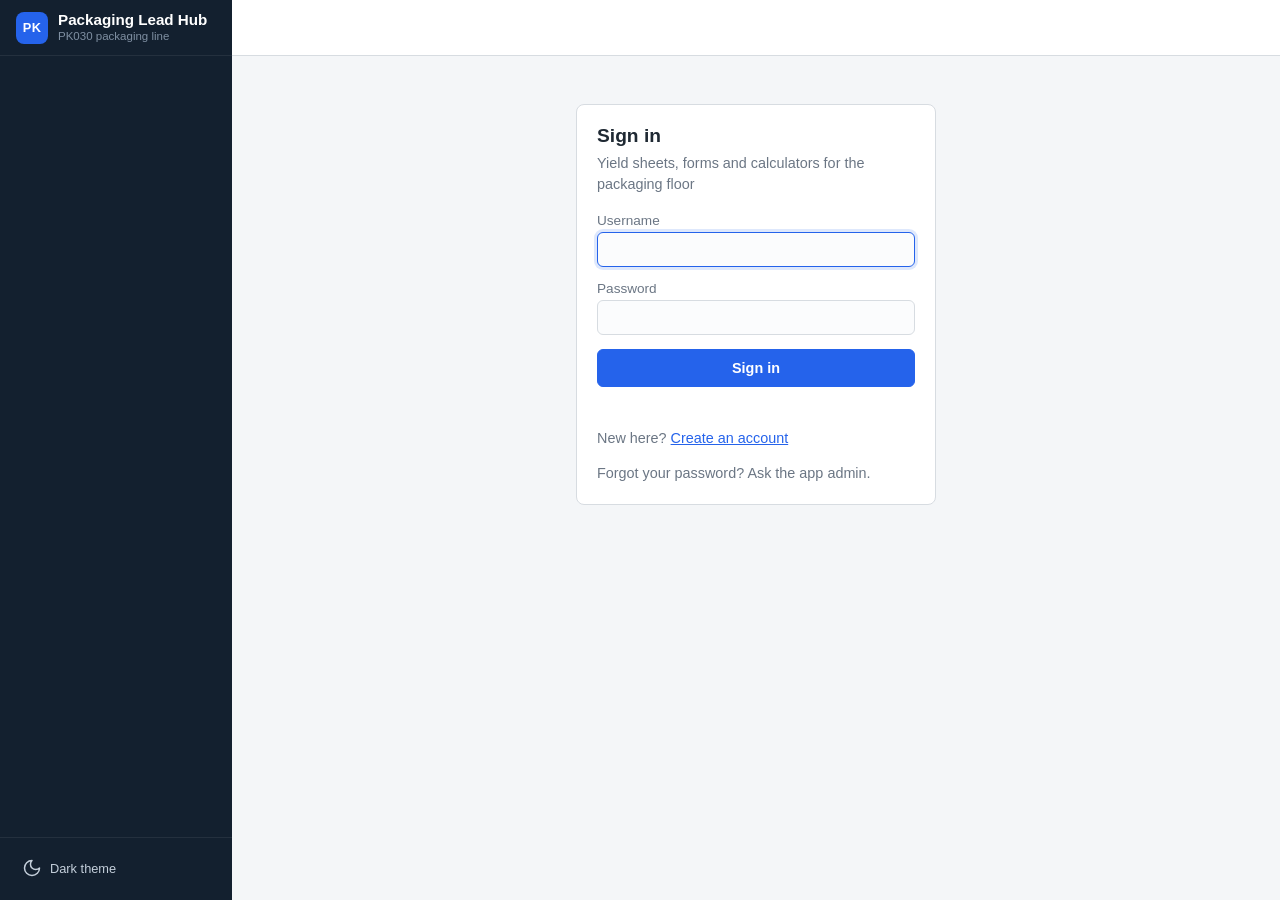
<file: index.html>
<!DOCTYPE html>
<html lang="en">
<head>
<meta charset="UTF-8">
<meta name="viewport" content="width=device-width, initial-scale=1.0">
<title>Packaging Lead Hub</title>
<link rel="icon" href="data:,">
<link rel="stylesheet" href="style.css">
<script>
  // Set the theme before the page paints: the saved choice, else the computer's setting.
  (function () {
    var theme;
    try { theme = localStorage.getItem("pk030_theme"); } catch (e) {}
    if (theme !== "dark" && theme !== "light") {
      theme = window.matchMedia && matchMedia("(prefers-color-scheme: dark)").matches ? "dark" : "light";
    }
    document.documentElement.dataset.theme = theme;
  })();
</script>
</head>
<body data-auth="pending">
<aside class="sidebar" aria-label="Packaging Lead Hub">
  <div class="brand">
    <span class="brand-mark" aria-hidden="true">PK</span>
    <span class="brand-text"><strong>Packaging Lead Hub</strong><small>PK030 packaging line</small></span>
  </div>
  <nav class="side-nav" role="tablist" aria-label="Sections">
    <button type="button" class="tab active" role="tab" aria-selected="true" data-tab="sheetTab" title="Yield Sheet">
      <svg class="ico" viewBox="0 0 24 24" aria-hidden="true"><rect x="8" y="2" width="8" height="4" rx="1"/><path d="M16 4h2a2 2 0 0 1 2 2v14a2 2 0 0 1-2 2H6a2 2 0 0 1-2-2V6a2 2 0 0 1 2-2h2"/><path d="M12 11h4M12 16h4M8 11h.01M8 16h.01"/></svg>
      <span class="lbl" data-short="Yield">Yield Sheet</span></button>
    <button type="button" class="tab" role="tab" aria-selected="false" data-tab="formsTab" title="Forms">
      <svg class="ico" viewBox="0 0 24 24" aria-hidden="true"><rect x="3" y="3" width="7" height="7" rx="1.5"/><rect x="14" y="3" width="7" height="7" rx="1.5"/><rect x="14" y="14" width="7" height="7" rx="1.5"/><rect x="3" y="14" width="7" height="7" rx="1.5"/></svg>
      <span class="lbl" data-short="Forms">Forms</span></button>
    <button type="button" class="side-sub hidden" id="sideOpenForm"></button>
    <button type="button" class="tab" role="tab" aria-selected="false" data-tab="storedTab" title="Stored Data">
      <svg class="ico" viewBox="0 0 24 24" aria-hidden="true"><ellipse cx="12" cy="5" rx="9" ry="3"/><path d="M3 5v14a9 3 0 0 0 18 0V5"/><path d="M3 12a9 3 0 0 0 18 0"/></svg>
      <span class="lbl" data-short="Data">Stored Data</span></button>
    <div class="side-group hidden" id="adminGroup">
      <span class="side-group-label">Admin</span>
      <button type="button" class="tab hidden" role="tab" aria-selected="false" data-tab="adminTab" id="adminTabBtn" title="Accounts &amp; Leads">
        <svg class="ico" viewBox="0 0 24 24" aria-hidden="true"><path d="M16 21v-2a4 4 0 0 0-4-4H6a4 4 0 0 0-4 4v2"/><circle cx="9" cy="7" r="4"/><path d="M22 21v-2a4 4 0 0 0-3-3.87M16 3.13a4 4 0 0 1 0 7.75"/></svg>
        <span class="lbl" data-short="Accounts">Accounts &amp; Leads</span></button>
      <button type="button" class="tab hidden" role="tab" aria-selected="false" data-tab="activityTab" id="activityTabBtn" title="Activity Log">
        <svg class="ico" viewBox="0 0 24 24" aria-hidden="true"><path d="M22 12h-4l-3 9L9 3l-3 9H2"/></svg>
        <span class="lbl" data-short="Activity">Activity Log</span></button>
    </div>
  </nav>
  <div class="side-foot">
    <span id="syncStatus" class="sync-status" role="status"></span>
    <div class="user-bar">
      <span class="avatar" id="userAvatar" aria-hidden="true"></span>
      <span class="user-text"><strong id="userName"></strong><span id="userRole" class="role-badge"></span></span>
      <button type="button" id="signOutBtn" class="icon-btn" title="Sign out" aria-label="Sign out">
        <svg class="ico" viewBox="0 0 24 24" aria-hidden="true"><path d="M9 21H5a2 2 0 0 1-2-2V5a2 2 0 0 1 2-2h4"/><path d="M16 17l5-5-5-5M21 12H9"/></svg></button>
    </div>
    <button type="button" id="themeToggle" class="theme-toggle"></button>
  </div>
</aside>

<header class="topbar">
  <nav class="crumbs" id="crumbs" aria-label="You are here"></nav>
  <button type="button" class="search-btn" id="searchBtn" title="Search (Ctrl+K)" aria-label="Search">
    <svg class="ico" viewBox="0 0 24 24" aria-hidden="true"><circle cx="11" cy="11" r="7"/><path d="m20 20-3.5-3.5"/></svg>
    <span class="search-btn-text">Search forms, items, WOs…</span><kbd>Ctrl K</kbd>
  </button>
</header>

<dialog id="searchDialog" class="search-dialog" aria-label="Search">
  <div class="search-field">
    <svg class="ico" viewBox="0 0 24 24" aria-hidden="true"><circle cx="11" cy="11" r="7"/><path d="m20 20-3.5-3.5"/></svg>
    <input type="search" id="searchInput" placeholder="Search forms, FG items, bulk items, WOs…" autocomplete="off" spellcheck="false"
      role="combobox" aria-expanded="true" aria-controls="searchResults" aria-autocomplete="list">
    <kbd>Esc</kbd>
  </div>
  <ul id="searchResults" class="search-results" role="listbox" aria-label="Results"></ul>
</dialog>

<section id="signInScreen" class="signin">
  <form id="signInForm" class="panel signin-panel">
    <h2>Sign in</h2>
    <p class="muted signin-sub">Yield sheets, forms and calculators for the packaging floor</p>
    <label>Username
      <input type="text" id="signInUser" autocomplete="username" autocapitalize="none" spellcheck="false" required>
    </label>
    <label>Password
      <input type="password" id="signInPassword" autocomplete="current-password" required>
    </label>
    <button type="submit" class="primary" id="signInBtn">Sign in</button>
    <p id="signInMsg" class="form-msg hint-err" role="alert"></p>
    <p class="muted">New here? <button type="button" class="link-btn" id="showSignUpBtn">Create an account</button></p>
    <p class="muted">Forgot your password? Ask the app admin.</p>
  </form>
  <form id="signUpForm" class="panel signin-panel hidden">
    <h2>Create an account</h2>
    <label>Full name
      <input type="text" id="signUpName" autocomplete="name" maxlength="60" required>
    </label>
    <label>Username
      <input type="text" id="signUpUser" autocomplete="username" autocapitalize="none" spellcheck="false" maxlength="30" required>
      <small class="muted">Letters, numbers, dots, dashes or underscores; you'll sign in with it.</small>
    </label>
    <label>Password
      <input type="password" id="signUpPassword" autocomplete="new-password" minlength="6" required>
    </label>
    <label>Confirm password
      <input type="password" id="signUpConfirm" autocomplete="new-password" minlength="6" required>
    </label>
    <button type="submit" class="primary" id="signUpBtn">Create account</button>
    <p id="signUpMsg" class="form-msg hint-err" role="alert"></p>
    <p class="muted">New accounts start as PLT (Unplanned Issue, Bulk Return and the Bulk Calculator) until an admin changes the account type.</p>
    <p class="muted">Already have an account? <button type="button" class="link-btn" id="showSignInBtn">Sign in</button></p>
  </form>
</section>

<main class="layout ys-layout" id="sheetTab">
  <div class="ys-toolbar">
    <div class="ys-title">
      <h2>Yield Sheet</h2>
      <span class="form-code" id="ysChip">New sheet</span>
      <span id="editingBadge" class="badge ys-editing hidden">Saved sheet</span>
      <span class="ys-pill" id="ysPill" hidden></span>
    </div>
    <div class="actions ys-actions">
      <button type="button" id="savedBtn">Saved sheets<span class="ys-count" id="savedCount"></span></button>
      <button type="button" id="newBtn">New</button>
      <button type="submit" form="yieldForm" id="saveBtn">Save</button>
      <button type="button" id="printBtn" class="primary">Print</button>
    </div>
  </div>

  <div class="ys-steps-row">
    <ol class="ys-steps" id="ysSteps" aria-label="What's left before printing"></ol>
    <span class="ys-left" id="ysLeft"></span>
    <button type="button" class="qc-btn" id="qcBtn" title="Quality check: the sheet against the JDE reports, Stored Data and common sense"></button>
  </div>
  <p id="draftNote" class="ys-draft hidden" role="status">Picked up where you left off (saved on this computer). <button type="button" class="link-btn" id="draftDiscardBtn">Start a new sheet instead</button></p>
  <p id="printMissingMsg" class="form-msg hint-err hidden" role="alert"></p>
  <div class="ys-print-opts">
    <label id="printReportsWrap" class="check-inline hidden">
      <input type="checkbox" id="printReports" checked>
      <span>Print the imported reports after the yield sheet (<span id="printReportsCount"></span>)</span>
    </label>
    <label id="printTwoSidedWrap" class="check-inline hidden">
      <input type="checkbox" id="printTwoSided" checked>
      <span>Printing on both sides: start each report on a new sheet<span id="printBlankCount"></span></span>
    </label>
  </div>

  <div class="sheet-columns ys-columns">
  <form id="yieldForm" class="ys-form" autocomplete="off">
    <fieldset id="importBox" class="ys-card" data-step="import">
      <legend>Import from JDE Reports</legend>
      <div id="dropZone" class="drop-zone">
        <p class="import-done" id="importDone"></p>
        <p class="import-ask">Drop the <strong>WO Close-out</strong> (R5504801), <strong>Packaging Pallet Transfers</strong> (R593111FG) and <strong>Charge Report</strong> (R593111CV) PDFs here</p>
        <label class="file-btn">Choose PDFs
          <input type="file" id="pdfInput" accept="application/pdf,.pdf" multiple hidden>
        </label>
      </div>
      <div class="import-links">
        <button type="button" class="link-btn import-details-btn" id="importDetailsBtn" aria-expanded="false">Show what was imported</button>
        <button type="button" class="link-btn preview-btn hidden" id="previewReportsBtn">
          <svg class="ico" viewBox="0 0 24 24" aria-hidden="true"><path d="M2 12s3.5-7 10-7 10 7 10 7-3.5 7-10 7S2 12 2 12z"/><circle cx="12" cy="12" r="3"/></svg>Preview the PDFs</button>
      </div>
      <div id="importPreview" class="import-preview hidden"></div>
      <ul id="importLog" class="import-log"></ul>
    </fieldset>

    <fieldset class="ys-card" data-step="wo">
      <legend>Work order</legend>
      <div class="ys-grid ys-g3">
        <label>FG Item
          <input type="text" id="fgItem" required>
        </label>
        <label>WO #
          <input type="text" id="woNumber" required>
        </label>
        <label>Bulk Item
          <input type="text" id="bulkItem" required>
        </label>
        <label>Date
          <input type="date" id="dateCreated">
        </label>
        <label class="ys-span2">Created By
          <select id="createdBy"></select>
        </label>
        <label id="createdByOtherWrap" class="ys-span3 hidden">Lead name
          <input type="text" id="createdByOther" placeholder="Type the lead's name">
        </label>
      </div>
    </fieldset>

    <fieldset class="ys-card" data-step="bottles">
      <legend>Bottles</legend>
      <div class="ys-grid ys-g4">
        <label>Qty Completed
          <span class="unit-in" data-unit="btl"><input type="number" id="qtyCompleted" step="any" min="0"></span>
        </label>
        <label>Retains
          <span class="unit-in" data-unit="btl"><input type="number" id="retains" step="any" min="0"></span>
        </label>
        <label>Donations
          <span class="unit-in" data-unit="btl"><input type="number" id="donations" step="any" min="0"></span>
        </label>
        <label>Stability
          <span class="unit-in" data-unit="btl"><input type="number" id="stability" step="any" min="0" value="0"></span>
        </label>
      </div>
      <input type="number" id="totalPackaged" class="hidden" readonly tabindex="-1" aria-hidden="true">
      <p class="ys-sum" title="Qty Completed + Retains + Donations + Stability">Total produced <strong id="ysTotalText">—</strong></p>
    </fieldset>

    <fieldset class="ys-card" data-step="bulk">
      <legend>Bulk <span class="ys-note">Rejected + Returned print together as Bulk Rejected/Returned</span></legend>
      <div class="ys-grid ys-g4">
        <label>Count <small id="fillRateHint" class="src-tag"></small>
          <span class="unit-in" data-unit="/btl"><input type="number" id="fillRate" step="any" min="0" title="Tablets or softgels per bottle; prints as Fill Rate"></span>
        </label>
        <label>Issued
          <span class="unit-in" data-unit="TH"><input type="number" id="bulkIssued" step="any" min="0"></span>
        </label>
        <label>Rejected
          <span class="unit-in" data-unit="TH"><input type="number" id="bulkRejected" step="any" min="0" value="0"></span>
        </label>
        <label>Returned
          <span class="unit-in" data-unit="TH"><input type="number" id="bulkReturned" step="any" min="0" value="0"></span>
        </label>
      </div>
    </fieldset>

    <fieldset class="ys-card" data-step="scrap">
      <legend>Scrap <span class="ys-note">gross kg; the 6 kg container tare is taken off</span></legend>
      <div class="ys-grid ys-g5">
        <label>Piece Wt <small id="pieceWtHint" class="src-tag"></small>
          <span class="unit-in" data-unit="mg"><input type="number" id="pieceWt" step="any" min="0" title="Bulk piece weight; needed whenever a scrap weight is entered"></span>
        </label>
        <label>Pkg Scrap #1
          <span class="unit-in" data-unit="kg"><input type="number" id="scrap1" step="any" min="0"></span>
        </label>
        <label>Pkg Scrap #2
          <span class="unit-in" data-unit="kg"><input type="number" id="scrap2" step="any" min="0" value="0"></span>
        </label>
        <label>Pkg Scrap #3
          <span class="unit-in" data-unit="kg"><input type="number" id="scrap3" step="any" min="0" value="0"></span>
        </label>
        <label>Mfg Scrap
          <span class="unit-in" data-unit="kg"><input type="number" id="mfgScrap" step="any" min="0" value="0"></span>
        </label>
      </div>
      <input type="hidden" id="tareWeight" value="6">
    </fieldset>

    <fieldset class="ys-card ys-out out-of-range-only hidden">
      <legend>Out of range <span class="ys-note">needed when Final Yield is outside 94.5% – 102.4999%</span></legend>
      <div class="ys-grid ys-g3">
        <label>VideoJet Count
          <input type="number" id="videoJetCount" step="any" min="0">
        </label>
        <label>Partial pallet: Layers
          <input type="number" id="palletLayers" step="1" min="0">
        </label>
        <label>Boxes
          <input type="number" id="palletBoxes" step="1" min="0">
        </label>
      </div>
      <small class="fieldset-note">With Layers and Boxes filled in, the sheet prints e.g. "5 Layers + 2 Boxes".</small>
    </fieldset>
  </form>

  <aside class="ys-results" aria-label="Live Results">
    <section class="ys-card ys-gauge" id="ysGauge" data-state="na">
      <div class="ys-big" id="rFinalYield">—</div>
      <div class="ys-big-label">Final Yield</div>
      <div class="ys-range" aria-hidden="true">
        <div class="ys-band"></div>
        <div class="ys-marker" id="ysMarker"></div>
      </div>
      <div class="ys-ticks" aria-hidden="true"><span>90%</span><span class="t-lo">94.5%</span><span class="t-hi">102.5%</span><span>107%</span></div>
      <div id="statusBanner" class="status-banner info">Enter Issued Bulk (TH) to calculate the yield.</div>
    </section>

    <section class="ys-card ys-balance">
      <h3>Where the bulk went <span id="ysBalanceOf"></span></h3>
      <div class="ys-bar" id="ysBar" aria-hidden="true">
        <div class="seg seg-packaged"></div><div class="seg seg-scrapped"></div><div class="seg seg-rejected"></div><div class="seg seg-missing"></div>
      </div>
      <dl class="ys-legend">
        <dt><i class="seg-packaged"></i>Packaged</dt><dd id="rBulkPackaged">0</dd>
        <dt><i class="seg-scrapped"></i>Scrapped</dt><dd id="rBulkScrapped">0</dd>
        <dt><i class="seg-rejected"></i>Rejected / returned</dt><dd id="ysRejected">0</dd>
        <dt><i class="seg-missing"></i><span id="ysMissingLabel">Not accounted for</span></dt><dd id="ysMissing">0</dd>
        <dt class="ys-net">Net bulk issued</dt><dd class="ys-net" id="rBulkIssuedNet">0</dd>
      </dl>
    </section>

    <section class="ys-card ys-preview">
      <div class="seg-tabs" role="tablist" aria-label="Preview">
        <button type="button" role="tab" class="active" aria-selected="true" data-ys-tab="card">Pink card</button>
        <button type="button" role="tab" aria-selected="false" data-ys-tab="scrap">Scrap table</button>
        <button type="button" role="tab" aria-selected="false" data-ys-tab="summary">Summary lines</button>
      </div>
      <div class="ys-tab" data-ys-panel="card">
        <table class="card-preview">
          <tbody>
            <tr><th>Total Packed</th><td id="cardTotalPacked"></td><td class="unit">EA</td></tr>
            <tr><th>Packaging Scrap</th><td id="cardPkgScrap"></td><td class="unit">KG</td></tr>
            <tr><th>Manufacturing Scrap</th><td id="cardMfgScrap"></td><td class="unit">KG</td></tr>
            <tr><th>Bulk Piece Weight (if applicable)</th><td id="cardPieceWt"></td><td class="unit">mg</td></tr>
            <tr><th>Bulk Issued</th><td id="cardBulkIssued"></td><td class="unit">TH</td></tr>
            <tr><th>Bulk Rejected</th><td id="cardBulkRejected"></td><td class="unit">TH</td></tr>
            <tr><th>Bulk Returned</th><td id="cardBulkReturned"></td><td class="unit">TH</td></tr>
            <tr><th>Total Bottles Yielded</th><td id="cardTotalYielded"></td><td class="unit">EA</td></tr>
          </tbody>
        </table>
      </div>
      <div class="ys-tab hidden" data-ys-panel="scrap">
        <table class="scrap-table">
          <thead>
            <tr><th>Scrap Source</th><th>Gross (Kg)</th><th>Net (Kg)</th><th>Pieces (TH)</th></tr>
          </thead>
          <tbody id="scrapTableBody"></tbody>
        </table>
      </div>
      <div class="ys-tab hidden summary-lines" data-ys-panel="summary">
        <p id="summaryLine1"></p>
        <p id="summaryLine2"></p>
      </div>
    </section>
  </aside>
  </div>

  <dialog id="qcDialog" class="qc-dialog" aria-labelledby="qcTitle">
    <div class="qc-head">
      <div>
        <h2 id="qcTitle">Quality check</h2>
        <p class="muted" id="qcSummary"></p>
      </div>
      <button type="button" class="icon-close" id="qcCloseBtn" aria-label="Close">✕</button>
    </div>
    <ul class="qc-list" id="qcList"></ul>
    <div class="qc-foot">
      <span class="muted qc-note">Checked against the imported JDE reports, Stored Data and common-sense limits, on this computer.</span>
      <div class="actions">
        <button type="button" id="qcBackBtn">Back to the sheet</button>
        <button type="button" class="primary" id="qcPrintBtn">Print</button>
      </div>
    </div>
  </dialog>

  <dialog id="reportViewer" class="report-viewer" aria-label="Imported PDFs">
    <div class="rv-head">
      <div class="rv-tabs" id="rvTabs" role="tablist" aria-label="Imported PDFs"></div>
      <div class="rv-zoom" role="group" aria-label="Zoom">
        <button type="button" id="rvZoomOut" title="Zoom out (−)" aria-label="Zoom out">−</button>
        <button type="button" id="rvZoomFit" title="Fit to width (0)" aria-label="Fit to width">100%</button>
        <button type="button" id="rvZoomIn" title="Zoom in (+)" aria-label="Zoom in">+</button>
      </div>
      <button type="button" class="icon-close" id="rvCloseBtn" aria-label="Close">✕</button>
    </div>
    <div class="rv-body" id="rvBody"></div>
  </dialog>

  <dialog id="savedDrawer" class="ys-drawer" aria-label="Saved yield sheets">
    <div class="ys-drawer-head">
      <h2>Saved yield sheets</h2>
      <div class="actions">
        <button type="button" id="exportCsvBtn">Export CSV</button>
        <button type="button" class="icon-close" id="savedCloseBtn" aria-label="Close">✕</button>
      </div>
    </div>
    <input type="search" id="searchBox" placeholder="Search WO #, FG item or bulk item…" aria-label="Search saved yield sheets">
    <div class="ys-filters" id="savedFilters">
      <button type="button" class="active" data-filter="all">All<span></span></button>
      <button type="button" data-filter="out">Out of range<span></span></button>
      <button type="button" data-filter="week">This week<span></span></button>
      <button type="button" data-filter="mine">Mine<span></span></button>
    </div>
    <ul id="recordsTableBody" class="ys-records"></ul>
    <p id="noRecordsMsg" class="muted hidden">No saved yield sheets yet.</p>
  </dialog>
</main>

<div class="layout single-layout hidden" id="storedTab">
  <div class="page-head stored-head">
    <div>
      <h2>Stored Data</h2>
      <p class="muted">Fills in the yield sheet automatically and is shared with LineUp. Export a file as a backup; importing one adds its entries back.</p>
    </div>
    <div class="actions">
      <button type="button" id="exportStoredBtn">Export</button>
      <label class="file-btn">Import
        <input type="file" id="importStoredInput" accept=".json,application/json" hidden>
      </label>
    </div>
  </div>
  <p id="storedImportMsg" class="form-msg"></p>
  <div class="stored-tabs" role="tablist" aria-label="Stored Data lists">
    <button type="button" class="stored-tab active" role="tab" data-stored="bulkPanel">Bulk Items<span class="stored-count" data-count="bulkItems"></span></button>
    <button type="button" class="stored-tab" role="tab" data-stored="fgPanel">FG Items<span class="stored-count" data-count="fgItems"></span></button>
    <button type="button" class="stored-tab" role="tab" data-stored="lineRatesPanel">Line Rates<span class="stored-count" data-count="lineRates"></span></button>
    <button type="button" class="stored-tab" role="tab" data-stored="cottonPanel">Cotton<span class="stored-count" data-count="cotton"></span></button>
    <button type="button" class="stored-tab" role="tab" data-stored="desiccantPanel">Desiccant<span class="stored-count" data-count="desiccant"></span></button>
    <button type="button" class="stored-tab" role="tab" data-stored="allergenPanel">Allergen<span class="stored-count" data-count="allergen"></span></button>
  </div>
  <section class="panel stored-panel" id="bulkPanel" role="tabpanel">
    <h2>Bulk Items &amp; Piece Weights</h2>
    <p class="muted">When a stored Bulk Item is entered or imported on the yield sheet, its Bulk Piece Wt fills in automatically.</p>
    <p id="bulkItemAddOnlyNote" class="muted hidden">You can add new bulk items; only an admin can change or remove a stored one.</p>
    <form id="bulkItemForm" class="inline-form" autocomplete="off">
      <input type="text" id="bulkItemNumber" placeholder="Bulk item, e.g. BU001565" required>
      <input type="number" id="bulkItemValue" step="any" min="0" placeholder="Piece wt (mg)" required>
      <button type="submit" class="primary">Save Item</button>
    </form>
    <p id="bulkItemMsg" class="form-msg"></p>
    <input type="search" id="bulkItemSearch" class="stored-search" placeholder="Search bulk items…" aria-label="Search bulk items">
    <div class="table-scroll stored-table">
      <table>
        <thead><tr><th>Bulk Item</th><th>Piece Wt (mg)</th><th></th></tr></thead>
        <tbody id="bulkItemTableBody"></tbody>
      </table>
    </div>
    <p id="noBulkItemsMsg" class="muted">No bulk items yet.</p>
  </section>

  <section class="panel stored-panel hidden" id="fgPanel" role="tabpanel">
    <h2>FG Items &amp; Counts</h2>
    <p class="muted">When a stored FG Item is entered or imported on the yield sheet, its Count (Fill Rate) fills in automatically.</p>
    <p id="fgItemAddOnlyNote" class="muted hidden">You can add new FG items; only an admin can change or remove a stored one.</p>
    <form id="fgItemForm" class="inline-form" autocomplete="off">
      <input type="text" id="fgItemNumber" placeholder="FG item, e.g. 2676" required>
      <input type="number" id="fgItemValue" step="any" min="0" placeholder="Count per bottle" required>
      <button type="submit" class="primary">Save Item</button>
    </form>
    <p id="fgItemMsg" class="form-msg"></p>
    <input type="search" id="fgItemSearch" class="stored-search" placeholder="Search FG items…" aria-label="Search FG items">
    <div class="table-scroll stored-table">
      <table>
        <thead><tr><th>FG Item</th><th>Count</th><th></th></tr></thead>
        <tbody id="fgItemTableBody"></tbody>
      </table>
    </div>
    <p id="noFgItemsMsg" class="muted">No FG items yet.</p>
  </section>

  <section class="panel stored-panel line-rates-panel hidden" id="lineRatesPanel" role="tabpanel">
    <h2>Line Rates</h2>
    <p class="muted">Full Hour, Lunch and Break for each line and FG item. Leave Lunch or Break empty for a line that runs through them.</p>
    <p id="lineRateAddOnlyNote" class="muted hidden">You can add new line rates; only an admin can change or remove a stored one.</p>
    <form id="lineRateForm" class="line-rate-form" autocomplete="off">
      <label>Line
        <input type="text" id="lineRateLine" list="lineRateLineList" placeholder="e.g. 10" required>
        <datalist id="lineRateLineList"></datalist>
      </label>
      <label>FG Item
        <input type="text" id="lineRateFg" list="lineRateFgList" placeholder="e.g. 2676" required>
        <datalist id="lineRateFgList"></datalist>
      </label>
      <label>Full Hour
        <input type="number" id="lineRateFull" step="any" min="0" required>
      </label>
      <label>Lunch
        <input type="number" id="lineRateLunch" step="any" min="0" placeholder="Optional">
      </label>
      <label>Break
        <input type="number" id="lineRateBreak" step="any" min="0" placeholder="Optional">
      </label>
      <button type="submit" class="primary">Save Line Rate</button>
    </form>
    <p id="lineRateMsg" class="form-msg"></p>
    <input type="search" id="lineRateSearch" class="stored-search" placeholder="Search lines and FG items…" aria-label="Search line rates">
    <div class="table-scroll stored-table">
      <table class="line-rates-table">
        <thead><tr><th>Line</th><th>FG Item</th><th>Full Hour</th><th>Lunch</th><th>Break</th><th></th></tr></thead>
        <tbody id="lineRateTableBody"></tbody>
      </table>
    </div>
    <p id="noLineRatesMsg" class="muted">No line rates yet.</p>
  </section>

  <section class="panel stored-panel cotton-panel hidden" id="cottonPanel" role="tabpanel">
    <h2>Cotton <span id="cottonCount" class="panel-count"></span></h2>
    <p class="muted">The FG items that take cotton, and which. LineUp (JDE Sched) uses this list for its changeover notes: Add Cotton, Change Cotton and Remove Cotton. Leave Cotton empty for "Yes", or type the cotton it takes. Several FG items can go in at once, with commas between them.</p>
    <p id="cottonViewOnlyNote" class="muted hidden">Only an admin can add, change or remove cotton.</p>
    <form id="cottonForm" class="cotton-form" autocomplete="off">
      <label>FG Item
        <input type="text" id="cottonFg" list="cottonFgList" placeholder="e.g. 2676, or 2676, 2883" required>
        <datalist id="cottonFgList"></datalist>
      </label>
      <label>Cotton
        <input type="text" id="cottonType" maxlength="40" placeholder="Yes">
      </label>
      <button type="submit" class="primary">Save Cotton</button>
    </form>
    <p id="cottonMsg" class="form-msg"></p>
    <input type="search" id="cottonSearch" class="stored-search" placeholder="Search cotton…" aria-label="Search the cotton list">
    <div class="table-scroll stored-table">
      <table>
        <thead><tr><th>FG Item</th><th>Cotton</th><th></th></tr></thead>
        <tbody id="cottonTableBody"></tbody>
      </table>
    </div>
    <p id="cottonNone" class="muted">No cotton yet.</p>
  </section>

  <section class="panel stored-panel desiccant-panel hidden" id="desiccantPanel" role="tabpanel">
    <h2>Desiccant <span id="desiccantCount" class="panel-count"></span></h2>
    <p class="muted">The FG items that take desiccant, and which. LineUp (JDE Sched) uses this list when a work order's DES box is empty: for its changeover notes (Add Desiccant, Change Desiccant, Remove Desiccant) and its QA sheets. Leave Desiccant empty for "Yes", or type the desiccant it takes. Several FG items can go in at once, with commas between them.</p>
    <p id="desiccantViewOnlyNote" class="muted hidden">Only an admin can add, change or remove desiccant.</p>
    <form id="desiccantForm" class="cotton-form" autocomplete="off">
      <label>FG Item
        <input type="text" id="desiccantFg" list="desiccantFgList" placeholder="e.g. 1717, or 1717, 4066" required>
        <datalist id="desiccantFgList"></datalist>
      </label>
      <label>Desiccant
        <input type="text" id="desiccantType" maxlength="40" placeholder="Yes">
      </label>
      <button type="submit" class="primary">Save Desiccant</button>
    </form>
    <p id="desiccantMsg" class="form-msg"></p>
    <input type="search" id="desiccantSearch" class="stored-search" placeholder="Search desiccant…" aria-label="Search the desiccant list">
    <div class="table-scroll stored-table">
      <table>
        <thead><tr><th>FG Item</th><th>Desiccant</th><th></th></tr></thead>
        <tbody id="desiccantTableBody"></tbody>
      </table>
    </div>
    <p id="desiccantNone" class="muted">No desiccant yet.</p>
  </section>

  <section class="panel stored-panel allergen-panel hidden" id="allergenPanel" role="tabpanel">
    <h2>Allergen <span id="allergenCount" class="panel-count"></span></h2>
    <p class="muted">The FG items with an allergen, and its code, as the schedule's Allergen column has it (for example M, S or C). LineUp (JDE Sched) uses this list when a work order's Allergen box is empty: for the allergen highlight, the Washroom Prep List and the QA allergen test. Leave an item off the list for no allergen. Several FG items can go in at once, with commas between them.</p>
    <p id="allergenViewOnlyNote" class="muted hidden">Only an admin can add, change or remove allergens.</p>
    <form id="allergenForm" class="cotton-form" autocomplete="off">
      <label>FG Item
        <input type="text" id="allergenFg" list="allergenFgList" placeholder="e.g. 1717, or 1717, 4066" required>
        <datalist id="allergenFgList"></datalist>
      </label>
      <label>Allergen
        <input type="text" id="allergenType" maxlength="40" placeholder="e.g. M" required autocapitalize="characters">
      </label>
      <button type="submit" class="primary">Save Allergen</button>
    </form>
    <p id="allergenMsg" class="form-msg"></p>
    <input type="search" id="allergenSearch" class="stored-search" placeholder="Search allergens…" aria-label="Search the allergen list">
    <div class="table-scroll stored-table">
      <table>
        <thead><tr><th>FG Item</th><th>Allergen</th><th></th></tr></thead>
        <tbody id="allergenTableBody"></tbody>
      </table>
    </div>
    <p id="allergenNone" class="muted">No allergens yet.</p>
  </section>

</div>

<div class="layout single-layout hidden" id="adminTab">
  <div class="page-head">
    <h2>Accounts &amp; Leads</h2>
    <p class="muted">Who can sign in and what they can open, the Created By leads, and where LineUp opens from.</p>
  </div>
  <div class="stored-tabs admin-tabs" role="tablist" aria-label="Admin">
    <button type="button" class="stored-tab active" role="tab" data-admin-tab="accounts">Accounts<span class="stored-count" id="accountsCount"></span></button>
    <button type="button" class="stored-tab" role="tab" data-admin-tab="leads">Leads<span class="stored-count" id="leadsCount"></span></button>
    <button type="button" class="stored-tab" role="tab" data-admin-tab="network">LineUp network</button>
  </div>
  <section class="panel accounts-panel" data-admin-panel="accounts">
    <h2>Accounts</h2>
    <p class="muted">Change an account type to promote or demote someone. Making someone a Lead or Admin adds them to the Created By leads list and links their username; making them PLT or MLT takes them off it.</p>
    <input type="search" id="accountSearch" class="stored-search" placeholder="Search accounts…" aria-label="Search accounts">
    <div class="table-scroll stored-table">
      <table class="accounts-table">
        <thead><tr><th>Name</th><th>Username</th><th>Account type</th><th>Joined</th></tr></thead>
        <tbody id="accountTableBody"></tbody>
      </table>
    </div>
    <p id="accountMsg" class="form-msg"></p>
    <p id="noAccountsMsg" class="muted">No accounts yet.</p>
    <p id="adminLocalMsg" class="muted hidden">The database isn't connected on this computer, so there are no accounts: whoever uses this copy can use everything and manage its leads.</p>
  </section>

  <section class="panel tab-off" data-admin-panel="leads">
    <h2>Leads &amp; Usernames</h2>
    <p class="muted">Leads are listed in the "Yield Sheet Created By" dropdown. Type a lead's sign-in username next to their name to link them: the app then shows their name when they're signed in and fills them in as Created By on new sheets. Only admins can change this list.</p>
    <form id="leadForm" class="inline-form" autocomplete="off">
      <input type="text" id="leadName" placeholder="Lead name, e.g. Jane Doe" required>
      <button type="submit" class="primary">Add Lead</button>
    </form>
    <p id="leadMsg" class="form-msg"></p>
    <ul id="leadList" class="stored-list"></ul>
    <p id="noLeadsMsg" class="muted">No leads yet.</p>
  </section>

  <section class="panel lineup-network-panel hidden tab-off" id="lineupNetworkPanel" data-admin-panel="network">
    <h2>LineUp: Network Access</h2>
    <p class="muted">LineUp only opens from the company's network and the networks allowed here (when the check is on). When LineUp says your home network isn't on the list, press <strong>Allow LineUp from this network</strong> from home: it's allowed for 30 days, and pressing it again replaces your last one. Networks allowed from the Activity Log, and those set in the Firebase console, are listed here too: each can be made temporary (30 days) or permanent, or removed. Only Owners see this.</p>
    <p id="lnStatus" class="ln-status" role="status">Checking this network…</p>
    <div class="actions">
      <button type="button" class="primary" id="lnAllowBtn">Allow LineUp from this network</button>
      <button type="button" id="lnRemoveBtn">Remove mine</button>
      <button type="button" id="lnRefreshBtn">Check again</button>
    </div>
    <p id="lnMsg" class="form-msg"></p>
    <div class="table-scroll stored-table">
      <table>
        <thead><tr><th>Network</th><th>For</th><th>Until</th><th></th></tr></thead>
        <tbody id="lnTableBody"></tbody>
      </table>
    </div>
    <p id="lnNone" class="muted">No networks on the list yet.</p>
  </section>

  <section class="panel account-types-panel" data-admin-panel="accounts">
    <h2>Account Types</h2>
    <ul class="role-list">
      <li><strong>PLT</strong> — Unplanned Issue, Bulk Return and the Bulk Calculator. Everyone who signs up starts here.</li>
      <li><strong>MLT</strong> — every form except the Hold Tag, and the Bulk Calculator.</li>
      <li><strong>Lead</strong> — everything except this tab: yield sheets, Stored Data and all forms. Leads are in the Created By list.</li>
      <li><strong>Admin</strong> — everything, and this tab: change account types and the leads list.</li>
      <li><strong>Owner</strong> — an admin who can't be demoted or removed here; only owners can demote admins. Owners are the usernames in the <code>owners</code> list of the <code>pk030/admins</code> document, changed in the Firebase console.</li>
    </ul>
    <p class="muted">PLT and MLT never reach the saved yield sheets or Stored Data.</p>
  </section>
</div>

<div class="layout single-layout hidden" id="activityTab">
  <section class="panel">
    <div class="panel-head">
      <h2>Activity Log</h2>
      <div class="actions br-actions">
        <button type="button" id="activityExpandBtn">Expand All</button>
        <button type="button" id="activityExportBtn">Export CSV</button>
      </div>
    </div>
    <p class="muted">What everyone does in the app, and every sign-in to LineUp, Cremer Recipes and this app with its IP address, grouped by name (A–Z), newest first for each. LineUp and Cremer Recipes sign in with shared accounts, so they show the shift or login, not a person. Each account lists the networks it signed in from; an Owner can press <strong>Allow</strong> to add one to LineUp's allowed networks, until removed or for 30 days. Entries can't be changed or deleted from the app.</p>
    <div class="activity-filters">
      <input type="search" id="activitySearch" placeholder="Search names, activities, details and IP addresses…" aria-label="Search the activity log">
      <select id="activityApp" aria-label="App">
        <option value="" selected>All apps</option>
        <option>Packaging Lead Hub</option>
        <option>LineUp</option>
        <option>Cremer Recipes</option>
      </select>
      <select id="activityRange" aria-label="Time range">
        <option value="1">Today</option>
        <option value="7">Last 7 days</option>
        <option value="30">Last 30 days</option>
        <option value="" selected>All</option>
      </select>
    </div>
    <p id="activityMsg" class="muted"></p>
    <dialog id="netAllowDialog" class="net-dialog">
      <form method="dialog">
        <h3 id="netAllowTitle">Allow LineUp from this network</h3>
        <label>Name
          <input type="text" id="netAllowName" maxlength="60" placeholder="e.g. Plant, or Home - Jaiser" autocomplete="off">
        </label>
        <fieldset>
          <legend>How long</legend>
          <label class="check-inline"><input type="radio" name="netAllowHow" value="permanent" checked> <span>Until removed (permanent)</span></label>
          <label class="check-inline"><input type="radio" name="netAllowHow" value="temporary"> <span id="netAllowDaysText">For 30 days</span></label>
        </fieldset>
        <div class="actions">
          <button type="submit" value="cancel" formnovalidate>Cancel</button>
          <button type="submit" value="allow" class="primary">Allow</button>
        </div>
      </form>
    </dialog>
    <p id="activityNetMsg" class="form-msg"></p>
    <div id="activityGroups"></div>
  </section>
</div>

<div class="layout single-layout hidden" id="formsTab">
  <section class="forms-page">
    <div class="page-head">
      <h2>Forms</h2>
      <p class="muted">Pick a form to fill in and print. What you type stays while you switch between forms and sections.</p>
    </div>
    <div class="forms-recent hidden" id="formsRecent"></div>
    <section class="forms-group" data-group="production">
      <h3 class="forms-group-title">Production</h3>
      <div class="forms-menu">
        <button type="button" class="form-card" data-form="unplannedTab">
          <span class="form-card-icon"><svg class="ico" viewBox="0 0 24 24" aria-hidden="true"><path d="M21 8 12 3 3 8v8l9 5 9-5z"/><path d="M3 8l9 5 9-5M12 13v8"/></svg></span>
          <span class="form-card-text">
            <span class="form-card-name">Unplanned Issue</span>
            <span class="form-card-code">PK007B</span>
            <span class="form-card-desc">Request components or bulk that weren't planned</span>
          </span>
        </button>
        <button type="button" class="form-card" data-form="bulkReturnTab">
          <span class="form-card-icon"><svg class="ico" viewBox="0 0 24 24" aria-hidden="true"><path d="M9 14 4 9l5-5"/><path d="M4 9h10.5a5.5 5.5 0 0 1 0 11H11"/></svg></span>
          <span class="form-card-text">
            <span class="form-card-name">Bulk Return</span>
            <span class="form-card-code">PK120A · QS106A</span>
            <span class="form-card-desc">Return or reject bulk, with the reason circled</span>
          </span>
        </button>
        <button type="button" class="form-card" data-form="ctTab">
          <span class="form-card-icon"><svg class="ico" viewBox="0 0 24 24" aria-hidden="true"><path d="M7 7h13M16 3l4 4-4 4M17 17H4M8 21l-4-4 4-4"/></svg></span>
          <span class="form-card-text">
            <span class="form-card-name">Component Transfer</span>
            <span class="form-card-code">Transfer notice</span>
            <span class="form-card-desc">Components moved between work orders and lines</span>
          </span>
        </button>
        <button type="button" class="form-card" data-form="bulkCalcTab">
          <span class="form-card-icon"><svg class="ico" viewBox="0 0 24 24" aria-hidden="true"><rect x="4" y="2" width="16" height="20" rx="2"/><path d="M8 6h8M8 10h.01M12 10h.01M16 10h.01M8 14h.01M12 14h.01M16 14h.01M8 18h.01M12 18h.01M16 18h.01"/></svg></span>
          <span class="form-card-text">
            <span class="form-card-name">Bulk Calculator</span>
            <span class="form-card-code">Bulk Weighing v2.5</span>
            <span class="form-card-desc">Weighed bulk containers to TH, with a report</span>
          </span>
        </button>
        <button type="button" class="form-card" data-form="rotTab">
          <span class="form-card-icon"><svg class="ico" viewBox="0 0 24 24" aria-hidden="true"><path d="M21 12a9 9 0 0 1-15.5 6.2L3 16M3 12a9 9 0 0 1 15.5-6.2L21 8"/><path d="M21 3v5h-5M3 21v-5h5"/></svg></span>
          <span class="form-card-text">
            <span class="form-card-name">Rotation Schedule</span>
            <span class="form-card-code">For the MDI board</span>
            <span class="form-card-desc">Who's on each position every rotation, auto-filled</span>
          </span>
        </button>
      </div>
    </section>
    <section class="forms-group" data-group="quality">
      <h3 class="forms-group-title">Quality &amp; problems</h3>
      <div class="forms-menu">
        <button type="button" class="form-card" data-form="holdTab">
          <span class="form-card-icon"><svg class="ico" viewBox="0 0 24 24" aria-hidden="true"><path d="M12.6 2.6A2 2 0 0 0 11.2 2H4a2 2 0 0 0-2 2v7.2a2 2 0 0 0 .6 1.4l8.7 8.7a2.4 2.4 0 0 0 3.4 0l6.6-6.6a2.4 2.4 0 0 0 0-3.4z"/><circle cx="7.5" cy="7.5" r="1.5"/></svg></span>
          <span class="form-card-text">
            <span class="form-card-name">HOLD TAG</span>
            <span class="form-card-code">QA263C</span>
            <span class="form-card-desc">Put product on hold, printed on the red tag</span>
          </span>
        </button>
        <button type="button" class="form-card" data-form="tsTab">
          <span class="form-card-icon"><svg class="ico" viewBox="0 0 24 24" aria-hidden="true"><path d="M14.7 6.3a1 1 0 0 0 0 1.4l1.6 1.6a1 1 0 0 0 1.4 0l3.8-3.8a6 6 0 0 1-7.9 7.9l-6.9 6.9a2.1 2.1 0 0 1-3-3l6.9-6.9a6 6 0 0 1 7.9-7.9z"/></svg></span>
          <span class="form-card-text">
            <span class="form-card-name">Trouble Shooting Template</span>
            <span class="form-card-code">Equipment failure</span>
            <span class="form-card-desc">The problem, what was checked and the fix</span>
          </span>
        </button>
      </div>
    </section>
    <section class="forms-group" data-group="people">
      <h3 class="forms-group-title">People</h3>
      <div class="forms-menu">
        <button type="button" class="form-card" data-form="swTab">
          <span class="form-card-icon"><svg class="ico" viewBox="0 0 24 24" aria-hidden="true"><path d="M3 17l2 2 4-4M3 7l2 2 4-4M13 6h8M13 12h8M13 18h8"/></svg></span>
          <span class="form-card-text">
            <span class="form-card-name">Standard Work</span>
            <span class="form-card-code">Front &amp; back</span>
            <span class="form-card-desc">Team lead standard work and steady-state habits</span>
          </span>
        </button>
        <button type="button" class="form-card" data-form="trainingTab">
          <span class="form-card-icon"><svg class="ico" viewBox="0 0 24 24" aria-hidden="true"><path d="M22 10 12 5 2 10l10 5z"/><path d="M6 12v5c3 3 9 3 12 0v-5"/></svg></span>
          <span class="form-card-text">
            <span class="form-card-name">Training Sign-in Sheet</span>
            <span class="form-card-code">TR002B · QS016A</span>
            <span class="form-card-desc">Course, instructor and employee sign-in (2 pages)</span>
          </span>
        </button>
        <button type="button" class="form-card" data-form="pcTab">
          <span class="form-card-icon"><svg class="ico" viewBox="0 0 24 24" aria-hidden="true"><path d="M7.9 20A9 9 0 1 0 4 16.1L2 22z"/></svg></span>
          <span class="form-card-text">
            <span class="form-card-name">Pulse Check Conversation</span>
            <span class="form-card-code">Conversation prep</span>
            <span class="form-card-desc">Accomplishments, goals and support to talk about</span>
          </span>
        </button>
      </div>
    </section>
  </section>
</div>

<div class="layout single-layout hidden" id="unplannedTab">
  <section class="panel">
    <div class="panel-head">
      <h2>Unplanned Issue</h2>
      <div class="actions br-actions">
        <button type="button" id="upFillBtn">Fill from Yield Sheet</button>
        <button type="button" id="upClearBtn">Clear</button>
        <button type="button" id="upPrintBtn" class="primary">Print Unplanned Issue</button>
      </div>
    </div>
    <p class="muted">[VALA] Unplanned Issue Request Form (PK007B). Type in the blanks and table, and click a line next to the issue type to mark it with an X; it prints on one page like the paper form.</p>
    <p id="upMsg" class="form-msg"></p>
    <div id="upSheetWrap" class="br-sheet-wrap">
      <div id="upSheet" class="br-sheet"></div>
    </div>
  </section>
</div>

<div class="layout single-layout hidden" id="bulkReturnTab">
  <section class="panel">
    <div class="panel-head">
      <h2>Bulk Return</h2>
      <div class="actions br-actions">
        <button type="button" id="brFillBtn">Fill from Yield Sheet</button>
        <button type="button" id="brClearBtn">Clear</button>
        <button type="button" id="brPrintBtn" class="primary">Print Bulk Return</button>
      </div>
    </div>
    <p class="muted">PK120A [VALA] Packaging - Bulk Return (QS106A). Type in the blanks and click a reason to circle it; it prints exactly like the paper form.</p>
    <p id="brMsg" class="form-msg"></p>
    <div class="br-with-side">
      <div id="brSheetWrap" class="br-sheet-wrap">
        <div id="brSheet" class="br-sheet"></div>
      </div>
      <aside class="br-more" aria-label="More bulks">
        <div class="br-more-top">
          <h3>More bulks</h3>
          <button type="button" id="brAddBulkBtn" class="primary">+ Add Bulk</button>
        </div>
        <p class="muted">Each prints as its own page; everything else is copied from the form (Bulk 1).</p>
        <label class="check-inline"><input type="checkbox" id="brSameLot"> <span>Same lot # as Bulk 1</span></label>
        <div class="br-more-head" id="brMoreHead"><span>#</span><span class="br-more-lot">Lot #</span><span>Qty (TH)</span><span></span></div>
        <div id="brMoreList"></div>
      </aside>
    </div>
  </section>
</div>

<div class="layout single-layout hidden" id="rotTab">
  <section class="panel">
    <div class="panel-head">
      <h2>Rotation Schedule</h2>
      <div class="actions br-actions">
        <button type="button" id="rotUndoBtn" disabled title="Undo the last change to the sheet">Undo</button>
        <button type="button" id="rotClearBtn" title="Clear the whole form">Clear</button>
        <button type="button" id="rotPrintBtn" class="primary">Print Rotation Schedule</button>
      </div>
    </div>
    <p class="muted">Type in the blanks and click a box to mark it; print it blank to fill in by hand. For <strong>Auto rotation</strong>, type the positions (left column) and the 1st rotation's names, then fill in the rest from the panel.</p>
    <div class="br-with-side">
      <div id="rotSheetWrap" class="br-sheet-wrap">
        <div id="rotSheet" class="br-sheet"></div>
      </div>
      <aside class="br-more rot-auto" aria-label="Auto rotation">
        <h3>Auto rotation</h3>
        <p class="muted">Skill-based: people only go on positions they're trained on (set in <strong>Skills</strong>, under the sheet), move off their last position each rotation, and share the positions and time off evenly.</p>
        <label class="rot-preset">Line positions
          <span class="rot-preset-row"><select id="rotPreset" aria-label="Line"></select>
            <button type="button" id="rotPresetBtn">Fill positions</button></span>
        </label>
        <div class="rot-auto-grid">
          <label>Start <input type="time" id="rotStart"></label>
          <label>Every
            <select id="rotEvery">
              <option value="30">30 min</option>
              <option value="60" selected>1 hour</option>
              <option value="90">1½ hours</option>
              <option value="120">2 hours</option>
            </select>
          </label>
          <label>Rotations
            <select id="rotCount">
              <option>1</option><option>2</option><option>3</option><option>4</option>
              <option>5</option><option>6</option><option>7</option><option selected>8</option>
            </select>
          </label>
        </div>
        <p class="rot-auto-label">Stays put (doesn't rotate)</p>
        <div id="rotStays"></div>
        <label class="rot-auto-extras">Extra people (take turns coming in)
          <textarea id="rotExtras" rows="3" placeholder="One name per line"></textarea>
        </label>
        <div class="rot-auto-buttons">
          <button type="button" id="rotAutoBtn" class="primary">Fill in the rotations</button>
          <button type="button" id="rotClearRotBtn" title="Empty the 2nd to 8th rotations and the times">Clear rotations</button>
        </div>
        <p id="rotAutoMsg" class="form-msg"></p>
        <ul id="rotWarnings" class="rot-warnings"></ul>
      </aside>
    </div>
    <section class="rot-skills" aria-labelledby="rotSkillsTitle">
      <h3 id="rotSkillsTitle">Skills: who's trained on what</h3>
      <p class="muted">Everyone starts trained on every position. Untick a box when someone isn't trained on that position, and Auto rotation won't put them there. Remembered on this computer, by name and position.</p>
      <p id="rotSkillsNone" class="muted">Type the positions and the 1st rotation's names on the sheet (and any extra people), and the grid appears here.</p>
      <div class="table-scroll"><table id="rotSkills" class="rot-skills-table hidden"></table></div>
    </section>
  </section>
</div>

<div class="layout single-layout hidden" id="ctTab">
  <section class="panel">
    <div class="panel-head">
      <h2>Component Transfer</h2>
      <div class="actions br-actions">
        <button type="button" id="ctFillBtn">Fill from Yield Sheet</button>
        <button type="button" id="ctClearBtn">Clear</button>
        <button type="button" id="ctPrintBtn" class="primary">Print Transfer Notice</button>
      </div>
    </div>
    <p class="muted">Component Transfer Notice: what component (and its item number) and how much moved, from and to which work order and line, why, and the lead's and supervisor's names. Long entries shrink to fit; it prints on one page.</p>
    <p id="ctMsg" class="form-msg"></p>
    <div id="ctSheetWrap" class="br-sheet-wrap">
      <div id="ctSheet" class="br-sheet"></div>
    </div>
  </section>
</div>

<div class="layout single-layout hidden" id="trainingTab">
  <section class="panel">
    <div class="panel-head">
      <h2>Training Sign-in Sheet</h2>
      <div class="actions br-actions">
        <button type="button" id="trClearBtn">Clear</button>
        <button type="button" id="trPrintBtn" class="primary">Print Sign-in Sheet</button>
      </div>
    </div>
    <p class="muted">TR002B [CA] Training Sign-in Sheet. Department is filled in with PACKAGING; print it like that for people to fill in by hand, or type in any boxes first. Click a Delivery Method to circle it and a Training Type to tick it; click again to clear. Page 2 has room for 31 more names and picks up page 1's Course # and Date.</p>
    <label class="check-inline"><input type="checkbox" id="trPage2" checked> <span>Print page 2</span></label>
    <div id="trSheetWrap" class="br-sheet-wrap">
      <p class="sheet-page-label">Page 1</p>
      <div id="trSheet1" class="br-sheet tr-sheet"></div>
      <p class="sheet-page-label">Page 2</p>
      <div id="trSheet2" class="br-sheet tr-sheet"></div>
    </div>
  </section>
</div>

<div class="layout single-layout hidden" id="tsTab">
  <section class="panel">
    <div class="panel-head">
      <h2>Trouble Shooting Template</h2>
      <div class="actions br-actions">
        <button type="button" id="tsClearBtn">Clear</button>
        <button type="button" id="tsPrintBtn" class="primary">Print Trouble Shooting</button>
      </div>
    </div>
    <p class="muted">Start this form when there's an equipment failure. Print it blank to fill in by hand, or type in any boxes first; an empty Date and Time start with today's date and the time now. Click the circle beside a row to circle that check as the cause (click again to clear).</p>
    <div id="tsSheetWrap" class="br-sheet-wrap">
      <div id="tsSheet" class="br-sheet tr-sheet"></div>
    </div>
  </section>
</div>

<div class="layout single-layout hidden" id="pcTab">
  <section class="panel">
    <div class="panel-head">
      <h2>Prepare for Your Pulse Check Conversation</h2>
      <div class="actions br-actions">
        <button type="button" id="pcClearBtn">Clear</button>
        <button type="button" id="pcPrintBtn" class="primary">Print Pulse Check</button>
      </div>
    </div>
    <p class="muted">Print it blank to jot on by hand, or type your answers on the lines first; longer answers carry on down the box. Nothing typed here is saved or sent anywhere: it's gone when you leave the page or click Clear.</p>
    <div id="pcSheetWrap" class="br-sheet-wrap">
      <div id="pcSheet" class="br-sheet tr-sheet"></div>
    </div>
  </section>
</div>

<div class="layout single-layout hidden" id="holdTab">
  <section class="panel">
    <div class="panel-head">
      <h2>HOLD TAG</h2>
      <div class="actions br-actions">
        <button type="button" id="holdFillBtn">Fill from Yield Sheet</button>
        <label class="check-inline hold-red-toggle">
          <input type="checkbox" id="holdRedToggle" checked>
          <span>Red background</span>
        </label>
        <button type="button" id="holdClearBtn">Clear</button>
        <button type="button" id="holdPrintBtn" class="primary">Print Hold Tag</button>
      </div>
    </div>
    <p class="muted">QA263C [ALL] QA Hold Tag. Type in the boxes; Work Order/Lot #, Tote/Pallet # and Reason/Comment take several lines. It prints like the paper tag, red page included; turn off Red background to print on red paper.</p>
    <p id="holdMsg" class="form-msg"></p>
    <div id="holdSheetWrap" class="br-sheet-wrap">
      <div id="holdSheet" class="br-sheet hold-sheet"></div>
    </div>
  </section>
</div>

<div class="layout single-layout hidden" id="swTab">
  <section class="panel">
    <div class="panel-head">
      <h2>Standard Work</h2>
      <div class="actions br-actions">
        <button type="button" id="swFillBtn">Fill from Yield Sheet</button>
        <button type="button" id="swClearBtn">Clear</button>
        <button type="button" id="swPrintBtn" class="primary">Print Standard Work</button>
      </div>
    </div>
    <p class="muted">Team Lead Standard Work (front) and Steady State Tasks &amp; Habits (back). Type in the blanks and boxes, and click a box to tick it: once for a tick, twice for N/A, three times to empty it. It prints both sides, front then back, for double-sided printing.</p>
    <p id="swMsg" class="form-msg"></p>
    <div id="swSheetWrap" class="br-sheet-wrap">
      <p class="sheet-page-label">Front</p>
      <div id="swFront" class="br-sheet"></div>
      <p class="sheet-page-label">Back</p>
      <div id="swBack" class="br-sheet"></div>
    </div>
  </section>
</div>

<!-- Bulk Weighing Calculator: turns weighed bulk containers into TH (bulk-calc.js). -->
<main class="layout hidden" id="bulkCalcTab">
  <div class="sheet-columns">
  <section class="panel">
    <h2>Bulk Calculator</h2>
    <p class="muted">Combine weighed bulk containers into thousand-piece units (TH).</p>
    <fieldset>
      <legend>Bulk Item</legend>
      <div class="field-grid">
        <label>Bulk Item
          <input type="text" id="calcBulkItem" list="calcBulkItemList" autocomplete="off" spellcheck="false" placeholder="e.g. BU001565">
          <datalist id="calcBulkItemList"></datalist>
        </label>
        <label>Piece Weight (mg) — applies to all bulks
          <input type="number" id="calcPieceWt" step="any" min="0">
          <small id="calcPieceWtHint" class="hint-ok"></small>
        </label>
      </div>
      <button type="button" id="calcSaveItemBtn" class="link-btn hidden"></button>
    </fieldset>
    <div id="calcBulks"></div>
    <button type="button" id="calcAddBulkBtn" class="add-btn">+ Add Another Bulk</button>
    <div class="actions">
      <button type="button" id="calcPrintBtn" class="primary">Print Report</button>
      <button type="button" id="calcClearBtn">Clear</button>
    </div>
  </section>

  <section class="panel results-panel">
    <h2>Results</h2>
    <div class="result-card highlight calc-total">
      <span class="label" id="calcTotalLabel">Total TH, all bulks</span>
      <span class="value" id="calcTotal">—</span>
    </div>
    <div id="calcMsg" class="status-banner info hidden"></div>
    <div id="calcResults"></div>
  </section>
  </div>
</main>

<div id="printSheet" class="print-sheet">
  <div class="xl-page">
    <img class="xl-logo" src="assets/pharmavite-logo.png" alt="Pharmavite">
    <div id="xlPage1"></div>
  </div>
  <div class="xl-page">
    <div id="xlPage2"></div>
  </div>
</div>
<div id="reportPages" class="print-sheet"></div>
<div id="printBlocked" class="print-blocked"></div>
<div id="calcPrint" class="calc-print"></div>
<div id="brPrint" class="br-print"></div>
<div id="swPrint" class="sw-print">
  <div id="swPrintFront" class="br-print-page"></div>
  <div id="swPrintBack" class="br-print-page"></div>
</div>
<div id="holdPrint" class="hold-print">
  <div id="holdPrintPage" class="br-print-page"></div>
</div>
<div id="upPrint" class="up-print">
  <div id="upPrintPage" class="br-print-page"></div>
</div>
<div id="rotPrint" class="rot-print">
  <div id="rotPrintPage" class="br-print-page"></div>
</div>
<div id="ctPrint" class="ct-print">
  <div id="ctPrintPage" class="br-print-page"></div>
</div>
<div id="pcPrint" class="pc-print">
  <div id="pcPrintPage" class="tr-print-page"></div>
</div>
<div id="tsPrint" class="ts-print">
  <div id="tsPrintPage" class="tr-print-page"></div>
</div>
<div id="trPrint" class="tr-print">
  <div id="trPrintPage1" class="tr-print-page"></div>
  <div id="trPrintPage2" class="tr-print-page"></div>
</div>

<script src="stored-data.js"></script>
<script src="cloud-sync.js"></script>
<script src="pdf-import.js"></script>
<script src="quality-check.js"></script>
<script src="app.js"></script>
<script src="bulk-calc.js"></script>
<script src="bulk-return.js"></script>
<script src="unplanned-issue.js"></script>
<script src="hold-tag.js"></script>
<script src="standard-work.js"></script>
<script src="component-transfer.js"></script>
<script src="rotation.js"></script>
<script src="training-signin.js"></script>
<script src="troubleshooting.js"></script>
<script src="pulse-check.js"></script>
</body>
</html>
</file>
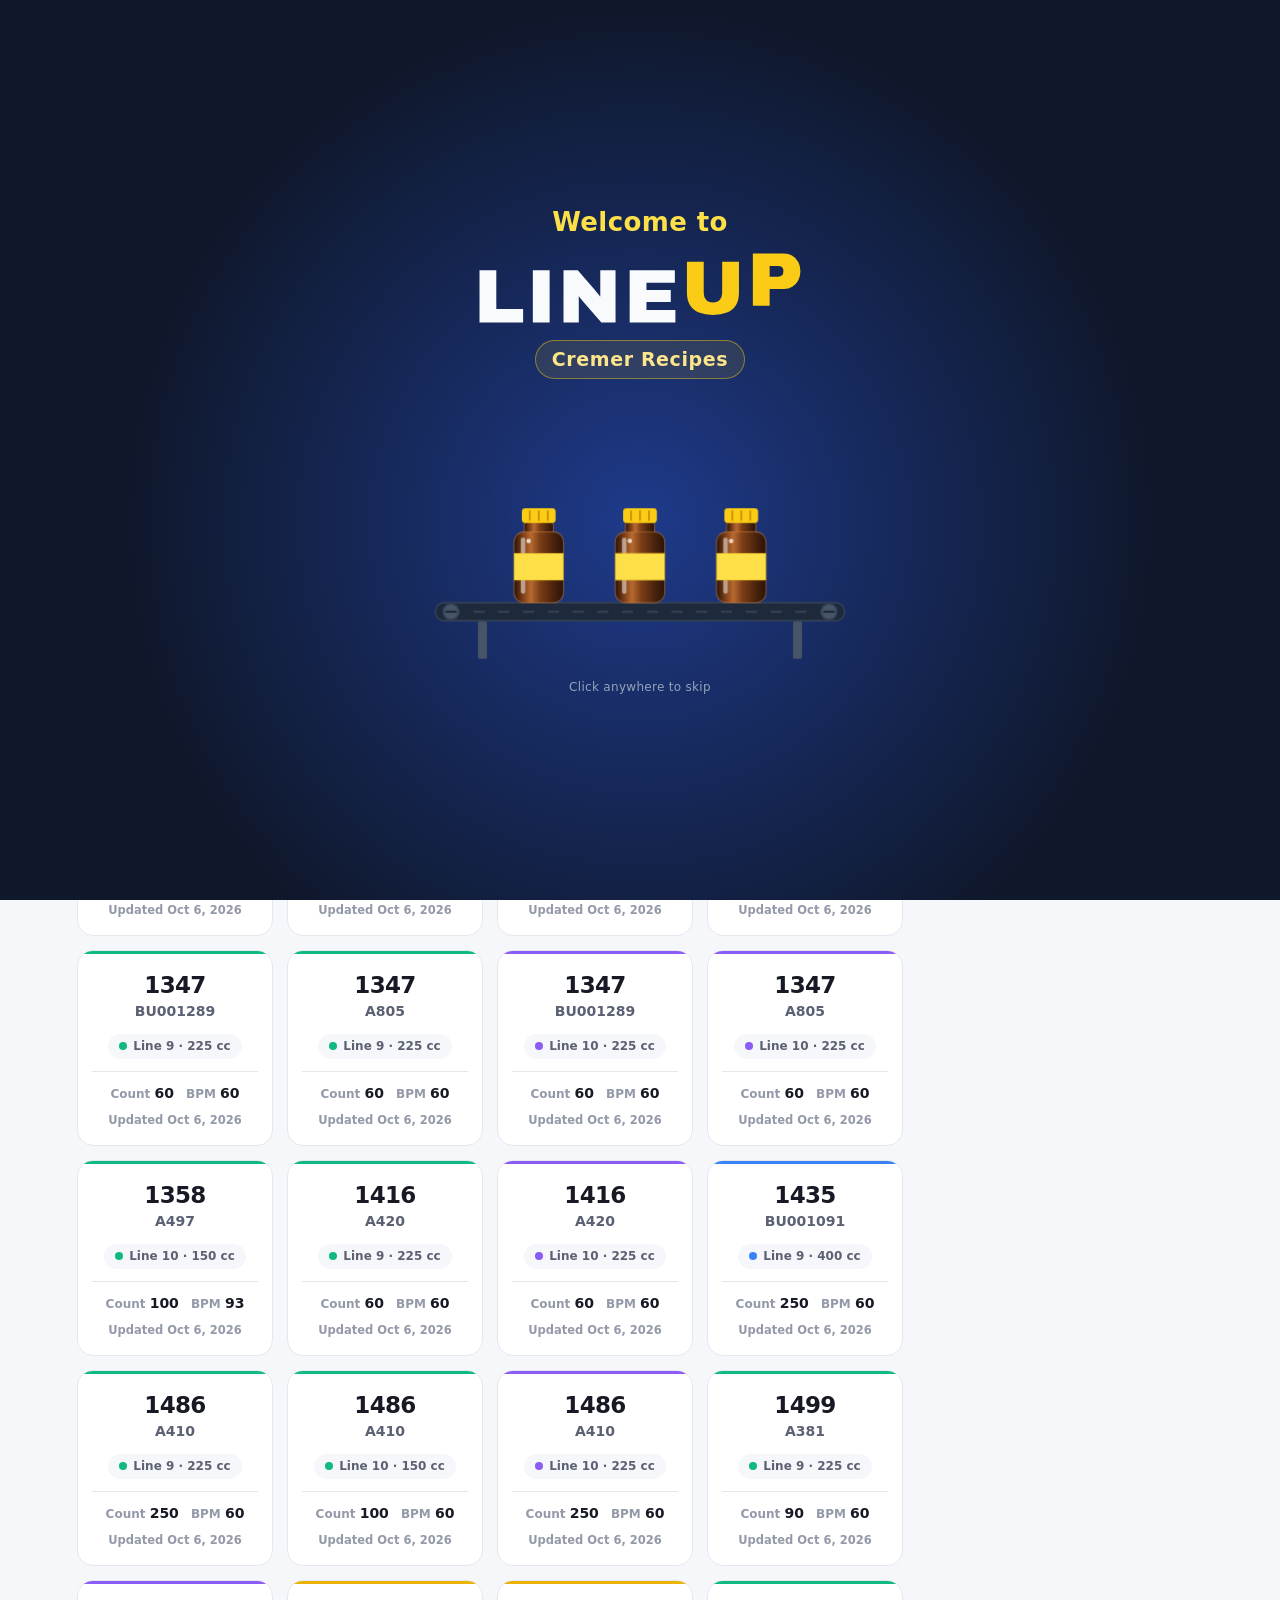
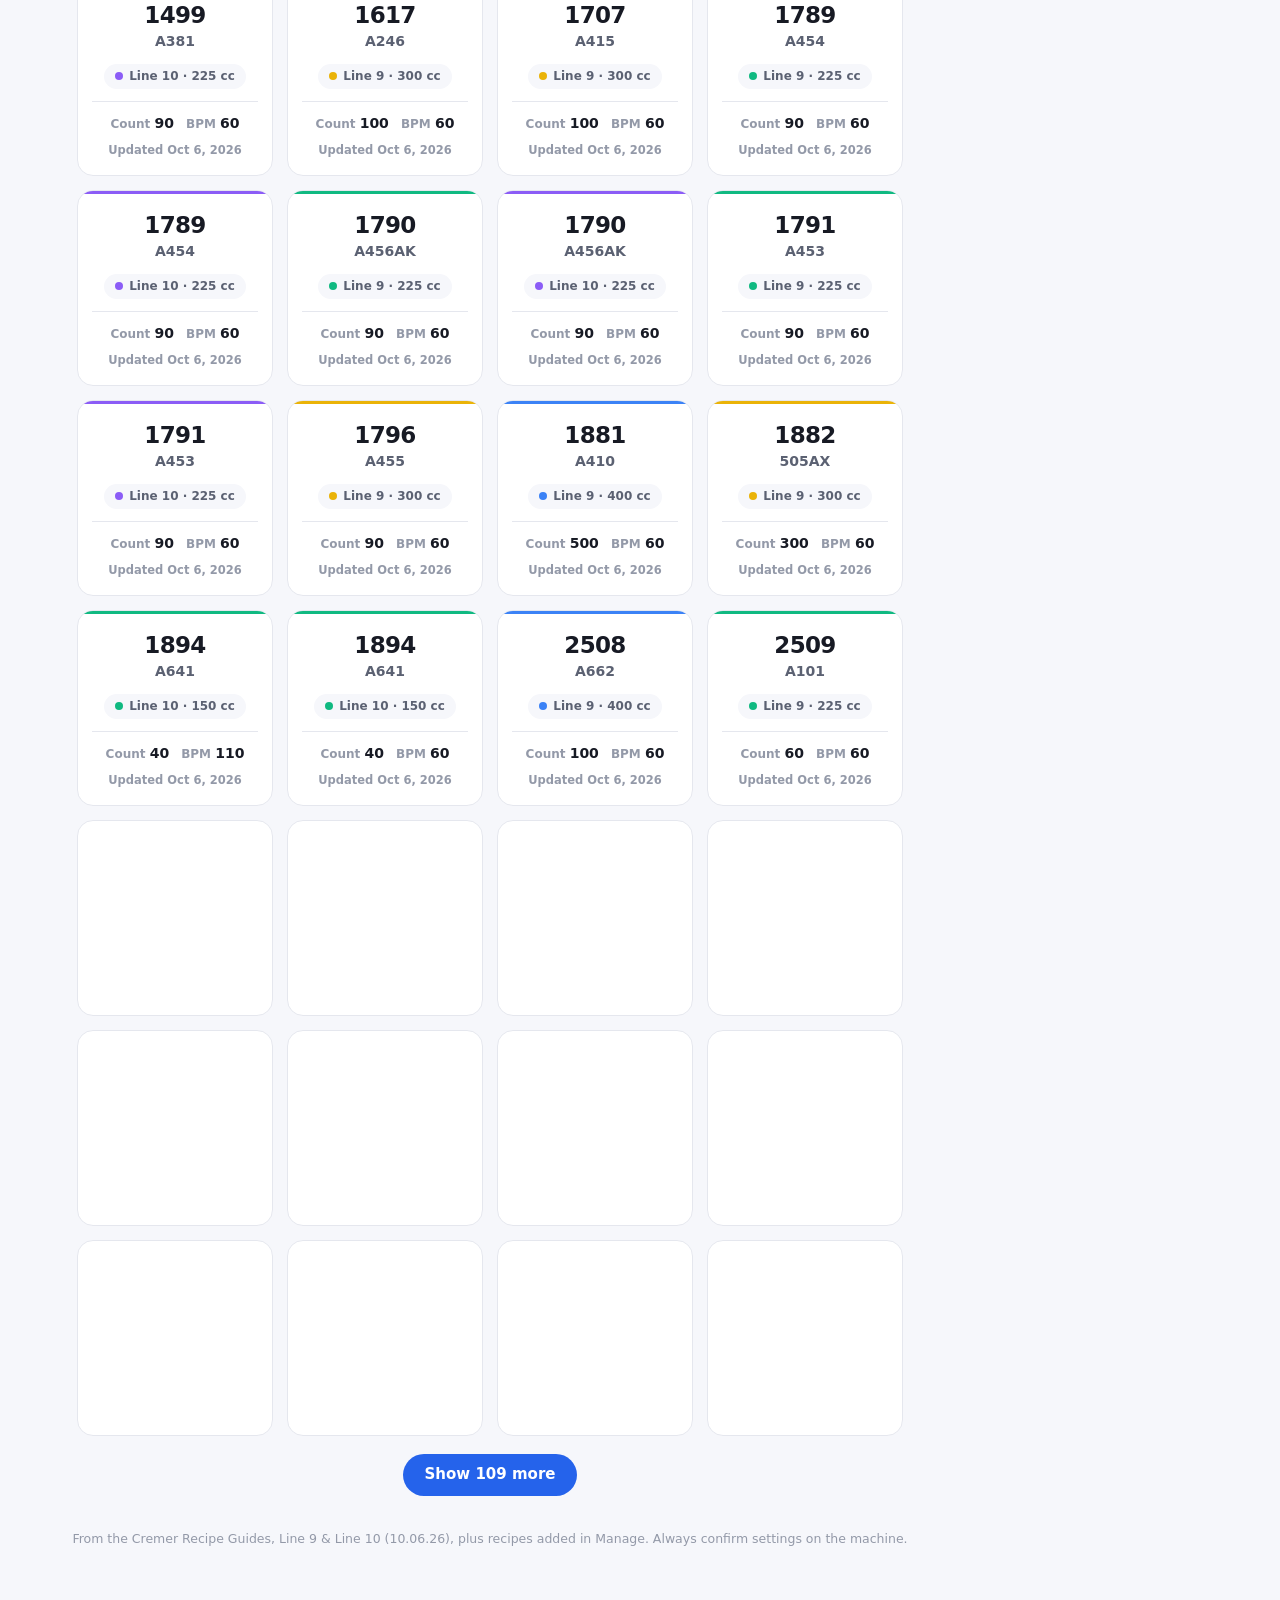
<file: cremer-recipes.html>
<!doctype html>
<html lang="en">
<head>
<meta charset="utf-8">
<meta name="viewport" content="width=device-width, initial-scale=1">
<title>LineUp · Cremer Recipes</title>
<link rel="icon" href="data:image/svg+xml,%3Csvg%20xmlns%3D%22http%3A%2F%2Fwww.w3.org%2F2000%2Fsvg%22%20viewBox%3D%220%200%2064%2064%22%3E%3Crect%20width%3D%2264%22%20height%3D%2264%22%20rx%3D%2215%22%20fill%3D%22%23141c2f%22%2F%3E%3Cg%20transform%3D%22translate%284%203%29%20scale%28.875%29%22%3E%3Crect%20x%3D%227.5%22%20y%3D%2233%22%20width%3D%2215%22%20height%3D%2216%22%20rx%3D%223.5%22%20fill%3D%22%23d97706%22%2F%3E%3Crect%20x%3D%2211.5%22%20y%3D%2230%22%20width%3D%227%22%20height%3D%223.5%22%20fill%3D%22%23d97706%22%2F%3E%3Crect%20x%3D%229.5%22%20y%3D%2225.5%22%20width%3D%2211%22%20height%3D%225%22%20rx%3D%222%22%20fill%3D%22%23facc15%22%2F%3E%3Crect%20x%3D%2224.5%22%20y%3D%2226%22%20width%3D%2215%22%20height%3D%2223%22%20rx%3D%223.5%22%20fill%3D%22%23d97706%22%2F%3E%3Crect%20x%3D%2228.5%22%20y%3D%2223%22%20width%3D%227%22%20height%3D%223.5%22%20fill%3D%22%23d97706%22%2F%3E%3Crect%20x%3D%2226.5%22%20y%3D%2218.5%22%20width%3D%2211%22%20height%3D%225%22%20rx%3D%222%22%20fill%3D%22%23facc15%22%2F%3E%3Crect%20x%3D%2241.5%22%20y%3D%2219%22%20width%3D%2215%22%20height%3D%2230%22%20rx%3D%223.5%22%20fill%3D%22%23d97706%22%2F%3E%3Crect%20x%3D%2245.5%22%20y%3D%2216%22%20width%3D%227%22%20height%3D%223.5%22%20fill%3D%22%23d97706%22%2F%3E%3Crect%20x%3D%2243.5%22%20y%3D%2211.5%22%20width%3D%2211%22%20height%3D%225%22%20rx%3D%222%22%20fill%3D%22%23facc15%22%2F%3E%3Crect%20x%3D%225%22%20y%3D%2251.5%22%20width%3D%2254%22%20height%3D%224.5%22%20rx%3D%222.25%22%20fill%3D%22%23facc15%22%2F%3E%3C%2Fg%3E%3C%2Fsvg%3E">
<script>/* intro: plays every time the app is opened (never with reduced motion) */
try{ if(!matchMedia('(prefers-reduced-motion: reduce)').matches) document.documentElement.classList.add('intro-on'); }catch(e){}
document.documentElement.classList.add('no-anim');</script>
<meta name="description" content="Look up Cremer counter settings by FG item or bulk item.">
<style>
:root{
  --side:300px; --side-now:var(--side);
  --bg:#f6f7fb; --glass:#ffffff; --card:#ffffff; --ink:#171a24; --ink2:#5b6172; --ink3:#9399a8; --line:#e5e7ee;
  --g1:#2563eb; --g2:#2563eb; --g3:#2563eb; --grad:var(--g1);
  --blob1:#c4b5fd; --blob2:#fbcfe8; --blob3:#a5f3fc; --blob4:#fde68a;
  --c-g:#10b981; --c-y:#eab308; --c-b:#3b82f6; --c-p:#ec4899; --c-v:#8b5cf6;
  --c-75:#0d9488; --c-150:#ea580c; --c-625:#dc2626; --c-750:#475569; --c-950:#a16207;
  --warn:#b45309; --warn-bg:#fef3c7; --k1:var(--ink); --k2:var(--ink); --k3:var(--ink); --k4:var(--ink); --ok:#059669; --diff:#fff4d4;
  --shadow:0 1px 2px rgba(20,20,40,.04),0 6px 18px rgba(20,20,40,.06);
}
@media (prefers-color-scheme: dark){:root:not([data-theme="light"]){
  --bg:#101218; --glass:#181b23; --card:#181b23; --ink:#eef0f5; --ink2:#aab0be; --ink3:#727989; --line:#2a2e39;
  --g1:#3b82f6; --g2:#3b82f6; --g3:#3b82f6;
  --blob1:#4c1d95; --blob2:#831843; --blob3:#155e75; --blob4:#713f12;
  --warn:#fbbf24; --warn-bg:#3a2e10; --k1:var(--ink); --k2:var(--ink); --k3:var(--ink); --k4:var(--ink); --ok:#34d399; --diff:#3a3214;
  --shadow:0 2px 6px rgba(0,0,0,.3),0 12px 32px rgba(0,0,0,.35);
}}
:root[data-theme="dark"]{
  --bg:#101218; --glass:#181b23; --card:#181b23; --ink:#eef0f5; --ink2:#aab0be; --ink3:#727989; --line:#2a2e39;
  --g1:#3b82f6; --g2:#3b82f6; --g3:#3b82f6;
  --blob1:#4c1d95; --blob2:#831843; --blob3:#155e75; --blob4:#713f12;
  --warn:#fbbf24; --warn-bg:#3a2e10; --k1:var(--ink); --k2:var(--ink); --k3:var(--ink); --k4:var(--ink); --ok:#34d399; --diff:#3a3214;
  --shadow:0 2px 6px rgba(0,0,0,.3),0 12px 32px rgba(0,0,0,.35);
}
*{box-sizing:border-box}
html,body{margin:0}
body{background:var(--bg);color:var(--ink);font:15px/1.45 system-ui,-apple-system,"Segoe UI",Roboto,Helvetica,Arial,sans-serif;-webkit-font-smoothing:antialiased;min-height:100vh;overflow-x:hidden;overflow-x:clip}
html{overflow-x:clip}
button{font:inherit;color:inherit;cursor:pointer;-webkit-tap-highlight-color:transparent}
.num{font-variant-numeric:tabular-nums}

/* colourful animated background */
.bgfx{position:fixed;inset:0;z-index:-1;overflow:hidden;pointer-events:none}
.bgfx i{position:absolute;width:52vmax;height:52vmax;border-radius:50%;filter:blur(70px);opacity:.75;animation:drift 22s ease-in-out infinite alternate}
.bgfx i:nth-child(1){background:var(--blob1);top:-22vmax;left:-14vmax}
.bgfx i:nth-child(2){background:var(--blob2);top:-18vmax;right:-18vmax;animation-delay:-6s}
.bgfx i:nth-child(3){background:var(--blob3);bottom:-28vmax;left:8vmax;animation-delay:-11s}
.bgfx i:nth-child(4){background:var(--blob4);bottom:-30vmax;right:-10vmax;opacity:.5;animation-delay:-16s}
@keyframes drift{to{transform:translate(6vmax,5vmax) scale(1.12)}}

.wrap{max-width:1040px;margin:0 auto;padding:0 16px}

/* header */
header{position:relative;text-align:center;padding:38px 46px 20px}
.badge{display:inline-flex;align-items:center;gap:8px;padding:5px 12px;border-radius:999px;background:var(--glass);border:1px solid var(--line);font-size:12.5px;font-weight:700;color:var(--ink2);animation:fade .5s both}
.badge b{width:8px;height:8px;border-radius:50%;background:var(--g1)}
h1{margin:12px 0 4px;font-size:clamp(28px,5.5vw,40px);font-weight:800;letter-spacing:-.03em;line-height:1.05;color:var(--ink);animation:fade .5s .05s both}
@keyframes shine{to{background-position:200% center}}
.sub{color:var(--ink2);font-size:15px;animation:fade .5s .1s both}
@keyframes fade{from{opacity:0;transform:translateY(8px)}}
.iconbtn{border:1px solid var(--line);background:var(--glass);width:40px;height:40px;border-radius:12px;display:grid;place-items:center;color:var(--ink2);transition:transform .15s;flex:none}
.iconbtn:hover{transform:rotate(-12deg)}
.iconbtn:active{transform:scale(.9)}
header .iconbtn{position:absolute;right:0;top:34px}

/* search + filters */
.sticky{position:sticky;top:0;z-index:5;padding:8px 0 12px}
.sticky::before{content:"";position:absolute;inset:0 calc(50% - 50vw);background:var(--glass);border-bottom:1px solid var(--line);z-index:-1;opacity:0;transition:opacity .2s}
.sticky.stuck::before{opacity:1}
.search{max-width:680px;margin:0 auto;display:flex;align-items:center;gap:12px;background:var(--glass);border-radius:18px;padding:0 18px;box-shadow:var(--shadow);position:relative;border:1px solid var(--line);animation:fade .5s .15s both}
.search::after{content:"";position:absolute;inset:-2px;border-radius:20px;padding:2px;background:var(--grad);-webkit-mask:linear-gradient(#000 0 0) content-box,linear-gradient(#000 0 0);-webkit-mask-composite:xor;mask-composite:exclude;opacity:0;transition:opacity .2s;pointer-events:none}
.search:focus-within::after{opacity:1}
.search .sicon{flex:none;width:34px;height:34px;border-radius:10px;background:var(--grad);display:grid;place-items:center;color:#fff}
.search input{flex:1;min-width:0;border:0;outline:0;background:transparent;color:var(--ink);font-size:17px;padding:16px 0}
.search input::placeholder{color:var(--ink3)}
.search input::-webkit-search-cancel-button{display:none}
.clear{border:0;background:var(--line);width:26px;height:26px;border-radius:50%;display:none;place-items:center;color:var(--ink2)}
.search.has .clear{display:grid}
.filters{display:flex;flex-wrap:wrap;justify-content:center;gap:8px;margin-top:14px;animation:fade .5s .2s both}
.sep{flex-basis:100%;height:0}
.chip{border:1px solid var(--line);background:var(--glass);border-radius:999px;padding:7px 15px;font-size:14px;font-weight:700;color:var(--ink2);display:inline-flex;align-items:center;gap:7px;transition:transform .15s,background .2s,color .2s,box-shadow .2s}
.chip:hover{transform:translateY(-2px)}
.chip:active{transform:scale(.94)}
.chip.line.on{background:var(--g1);color:#fff;border-color:var(--g1)}
.chip.size{--c:var(--g1)}
.chip.size.on{background:var(--ink);border-color:var(--ink);color:var(--bg)}
.chip.size small{opacity:.7;font-weight:600}
.chip .dot{width:9px;height:9px;border-radius:50%;background:var(--c)}

/* results */
.count{text-align:center;color:var(--ink2);font-size:13.5px;margin:6px 0 14px;font-weight:600}
.count b{color:var(--ink);font-size:15px}
.grid{display:grid;grid-template-columns:repeat(auto-fill,minmax(180px,196px));justify-content:center;gap:14px}
.card{--c:var(--g1);position:relative;overflow:hidden;border:1px solid var(--line);background:var(--card);border-radius:20px;padding:20px 14px 16px;text-align:center;box-shadow:var(--shadow);transition:transform .22s cubic-bezier(.2,.8,.2,1),box-shadow .22s;animation:pop .4s cubic-bezier(.2,.8,.2,1) both}
.card::before{content:"";position:absolute;left:0;right:0;top:0;height:4px;background:var(--c)}
.card:hover{transform:translateY(-4px);box-shadow:0 12px 28px rgba(20,20,40,.12)}
.card:active{transform:translateY(-2px) scale(.98)}
@keyframes pop{from{opacity:0;transform:translateY(14px) scale(.97)}}
.card .fg{position:relative;font-size:24px;font-weight:900;letter-spacing:-.02em;line-height:1.1}
.card .bulk{position:relative;color:var(--ink2);font-weight:600;font-size:14px;margin-top:3px}
.card .tag{position:relative;display:inline-flex;align-items:center;gap:6px;margin-top:12px;padding:4px 11px;border-radius:999px;background:var(--bg);color:var(--ink2);font-size:12px;font-weight:700}
.card .tag::before{content:"";width:8px;height:8px;border-radius:50%;background:var(--c)}
.card .mini{position:relative;display:flex;justify-content:center;gap:12px;margin-top:12px;font-size:12px;color:var(--ink3);font-weight:600}
.card .mini b{color:var(--ink);font-size:14px}
mark{background:none;color:var(--g1);text-decoration:underline 3px;text-underline-offset:3px}
.empty{grid-column:1/-1;text-align:center;padding:50px 16px;color:var(--ink2)}
.empty .e{font-size:48px;display:block;margin-bottom:8px;animation:wob 2s ease-in-out infinite}
@keyframes wob{50%{transform:rotate(-10deg) scale(1.1)}}
.more{display:block;margin:18px auto 0;border:0;background:var(--grad);color:#fff;border-radius:999px;padding:10px 22px;font-weight:700;transition:transform .15s}
.more:active{transform:scale(.95)}
footer{text-align:center;color:var(--ink3);font-size:12.5px;padding:34px 16px 100px}

/* detail panel */
.scrim{position:fixed;inset:0;background:rgba(10,12,24,.55);opacity:0;pointer-events:none;transition:opacity .25s;z-index:20}
.scrim.show{opacity:1;pointer-events:auto}
.panel{--c:var(--g1);position:fixed;left:50%;top:50%;width:min(560px,calc(100% - 32px));max-height:calc(100vh - 40px);max-height:calc(100dvh - 40px);background:var(--bg);z-index:21;border-radius:20px;overflow:hidden;display:flex;flex-direction:column;box-shadow:0 24px 70px rgba(0,0,0,.28);opacity:0;visibility:hidden;transform:translate(-50%,-46%) scale(.96);transition:opacity .22s,transform .28s cubic-bezier(.2,.8,.2,1),visibility .28s}
.panel.show{opacity:1;visibility:visible;transform:translate(-50%,-50%)}
.panel .p-head,.panel .p-foot{flex:none}.panel .p-body{min-height:0}
.p-head{position:relative;overflow:hidden;padding:24px 20px 18px;text-align:center;background:var(--card);border-bottom:1px solid var(--line);border-top:5px solid var(--c)}
.p-head .iconbtn{position:absolute;right:14px;top:14px;z-index:2}
.p-fg{position:relative;font-size:40px;font-weight:900;letter-spacing:-.03em;line-height:1}
.p-bulk{position:relative;font-weight:600;font-size:16px;color:var(--ink2);margin-top:4px}
.p-tag{position:relative;display:inline-flex;align-items:center;gap:7px;margin-top:12px;padding:5px 12px;border-radius:999px;background:var(--bg);color:var(--ink2);font-size:13px;font-weight:700}
.p-tag::before{content:"";width:9px;height:9px;border-radius:50%;background:var(--c)}
.p-body{flex:1;overflow:auto;padding:18px 18px 30px}
.keys{display:grid;grid-template-columns:repeat(4,1fr);gap:10px;margin:0 0 18px}
.key{--k:var(--k1);background:var(--card);border-radius:14px;padding:12px 6px;text-align:center;border:1px solid var(--line);animation:pop .4s both}
.key b{display:block;font-size:24px;font-weight:900;color:var(--k)}
.key span{font-size:11.5px;color:var(--ink2);font-weight:700}
.key:nth-child(2){--k:var(--k2);animation-delay:.05s}.key:nth-child(3){--k:var(--k3);animation-delay:.1s}.key:nth-child(4){--k:var(--k4);animation-delay:.15s}
.sec{--s:var(--g1);margin-bottom:14px;animation:fade .35s both}
.sec h3{margin:0 0 7px 4px;font-size:12px;letter-spacing:.07em;text-transform:uppercase;color:var(--ink3)}
.box{background:var(--card);border-radius:14px;overflow:hidden;border:1px solid var(--line)}
.kv{display:flex;justify-content:space-between;align-items:center;gap:12px;padding:10px 14px;border-top:1px solid var(--line);transition:background .15s}
.kv:first-child{border-top:0}
.kv:hover{background:var(--bg)}
.kv .k{color:var(--ink2);font-size:14px}
.kv .v{font-weight:800;font-variant-numeric:tabular-nums;font-size:15.5px}
.v.blank{color:var(--ink3);font-weight:400}
.on-off{font-size:11.5px;font-weight:800;letter-spacing:.05em;padding:3px 10px;border-radius:999px}
.on-off.on{background:color-mix(in srgb,var(--ok) 16%,transparent);color:var(--ok)}
.on-off.off{background:var(--line);color:var(--ink3)}
.also{display:flex;flex-wrap:wrap;gap:8px;justify-content:center}
.note{color:var(--ink3);font-size:12.5px;margin-top:6px;text-align:center}
.p-foot{display:flex;gap:8px;padding:12px 16px;background:var(--glass);border-top:1px solid var(--line)}
.btn{flex:1;border:1px solid var(--line);background:var(--card);border-radius:12px;padding:11px 12px;font-weight:700;font-size:14px;transition:transform .12s,box-shadow .2s;position:relative;overflow:hidden}
.btn:active{transform:scale(.95)}
.btn.primary{background:var(--g1);border-color:var(--g1);color:#fff}
.ripple{position:absolute;border-radius:50%;transform:scale(0);background:currentColor;opacity:.25;animation:rip .55s ease-out;pointer-events:none}
@keyframes rip{to{transform:scale(3);opacity:0}}


/* ---------- sleek homepage: top bar, hero, cards ---------- */
body{background:radial-gradient(1100px 420px at 50% -160px,color-mix(in srgb,var(--g1) 14%,transparent),transparent 70%) no-repeat,var(--bg)}
header.topbar{position:sticky;top:0;z-index:20;padding:0;text-align:left;color:#f8fafc;background:#0d1322;
  border-bottom:1px solid rgba(255,255,255,.07)}
.tb-in{max-width:1080px;margin:0 auto;padding:9px 16px;display:flex;align-items:center;gap:12px}
.tb-brand{display:flex;align-items:center;gap:10px;margin-right:auto;min-width:0}
.tb-tile{flex:none;display:grid;place-items:center;width:42px;height:42px;border-radius:12px;background:#141c2f;box-shadow:inset 0 0 0 1px rgba(255,255,255,.10)}
.tb-mark{width:36px;height:36px}
.tb-text{display:flex;align-items:center;gap:12px;min-width:0}
.tb-name{font-family:"Segoe UI Variable Display","Segoe UI",system-ui,-apple-system,sans-serif;font-size:25px;font-weight:800;line-height:1;letter-spacing:-.035em;color:#fff;white-space:nowrap}
.tb-name span{background:linear-gradient(180deg,#fef08a 0%,#facc15 45%,#f59e0b 100%);-webkit-background-clip:text;background-clip:text;color:transparent;filter:drop-shadow(0 0 10px rgba(250,204,21,.38));padding-right:.04em}
.tb-sub{padding-left:12px;border-left:1px solid rgba(255,255,255,.18);font-size:14px;font-weight:600;letter-spacing:.01em;color:#cbd5e1;white-space:nowrap}
header.topbar .tabs{margin:0;padding:3px;background:rgba(255,255,255,.07);border:1px solid rgba(255,255,255,.09);box-shadow:none}
header.topbar .tabs button{color:#cbd5e1;padding:7px 14px;font-size:14px}
header.topbar .tabs button:hover{color:#fff}
header.topbar .tabs button.on{background:#f8fafc;color:#0b1120}
header.topbar .iconbtn{position:static;width:36px;height:36px;border-radius:10px;background:rgba(255,255,255,.07);border-color:rgba(255,255,255,.1);color:#e2e8f0;}
.hero{text-align:center;padding:52px 0 18px;animation:fade .5s both}
.hero h1{margin:0;font-size:clamp(32px,6vw,50px);font-weight:700;letter-spacing:-.035em;line-height:1.06;color:var(--ink)}
.hero h1 span{color:var(--g1)}
.hero p{margin:14px 0 0;color:var(--ink2);font-size:15px}
.hero p span{color:var(--ink);font-weight:700}
.sticky{top:58px}
.search{border-radius:16px;box-shadow:0 1px 2px rgba(15,23,42,.04),0 8px 24px rgba(15,23,42,.06)}
.search .sicon{border-radius:10px}
.card{border-radius:16px;box-shadow:none;padding:22px 14px 16px}
.card::before{height:3px}
.card{content-visibility:auto;contain-intrinsic-size:auto 200px}
.card:hover{transform:translateY(-3px);box-shadow:0 14px 34px rgba(15,23,42,.10);border-color:color-mix(in srgb,var(--c) 35%,var(--line))}
.card .fg{font-size:23px;font-weight:800;letter-spacing:-.03em}
.card .tag{margin-top:12px;font-weight:600}
.card .mini{margin-top:12px;padding-top:11px;border-top:1px solid var(--line)}
#viewManage{padding-top:30px}
@media (max-width:560px){
  .tb-in{padding:8px 12px;gap:8px}
  .tb-tile{width:36px;height:36px;border-radius:10px}.tb-mark{width:31px;height:31px}
  .tb-text{flex-direction:column;align-items:flex-start;gap:3px}
  .tb-name{font-size:20px}
  .tb-sub{padding:0;border:0;font-size:9.5px;font-weight:800;letter-spacing:.12em;text-transform:uppercase;color:#fde68a}
  header.topbar .tabs button{padding:6px 10px;font-size:13px}
  header.topbar .iconbtn{width:32px;height:32px}
  .hero{padding:34px 0 12px}.hero p{font-size:14px}
  .sticky{top:50px}
  /* one sideways-scrolling row of filter chips on phones */
  .filters{flex-wrap:nowrap;overflow-x:auto;justify-content:flex-start;margin:12px -16px 0;padding:0 16px 4px;scrollbar-width:none;-webkit-mask-image:linear-gradient(90deg,transparent 0,#000 16px,#000 calc(100% - 28px),transparent);mask-image:linear-gradient(90deg,transparent 0,#000 16px,#000 calc(100% - 28px),transparent)}
  .filters::-webkit-scrollbar{display:none}
  .filters .sep{flex:0 0 1px;height:auto;background:var(--line);margin:4px 2px}
  .filters .chip{flex:none}
}

/* LineUp wordmark "Rising caps" (Archivo Black; U and P step up) — drawn as shapes, no font needed */
.tb-wordmark{display:block;height:25px;width:auto;color:#fff;overflow:visible}
.intro-wordmark{display:block;height:clamp(46px,12vw,72px);width:auto;color:#f8fafc;margin:6px auto 10px;overflow:visible}
@media (max-width:560px){ .tb-wordmark{height:20px} }
@media (max-width:380px){ .tb-wordmark{height:16px} }

/* "Updated …" row on cards */
.card .upd{position:relative;margin-top:9px;font-size:11.5px;font-weight:600;color:var(--ink3)}
.card .upd.recent{color:var(--g1)}
.card .upd.recent::before{content:"";display:inline-block;width:6px;height:6px;border-radius:50%;background:var(--g1);margin-right:5px;vertical-align:1px}
.note b{color:var(--ink2)}
/* update history panel */
.hist{display:none;flex-direction:column;background:var(--card);border:1px solid var(--line);border-radius:16px;box-shadow:var(--shadow);overflow:visible;text-align:left}
.h-wrap{flex:1;min-height:0;display:flex;flex-direction:column;overflow:hidden;border-radius:inherit}
/* the pull tab on the panel's left edge: stays peeking out at the screen edge when the panel is collapsed */
.hist-tab{position:absolute;left:-36px;top:18px;width:36px;padding:12px 0 14px;display:flex;flex-direction:column;align-items:center;gap:9px;
  border:1px solid var(--line);border-right:0;border-radius:12px 0 0 12px;background:var(--glass);color:var(--ink2);box-shadow:-8px 6px 18px -10px rgba(15,23,42,.35);transition:color .15s}
.hist-tab:hover{color:var(--g1)}
.hist-tab svg{transform:rotate(180deg);transition:transform .34s cubic-bezier(.2,.8,.2,1)}
.hist-tab .lbl{writing-mode:vertical-rl;transform:rotate(180deg);font-size:11px;font-weight:800;letter-spacing:.16em;text-transform:uppercase}
.hist-tab .n{min-width:18px;height:18px;padding:0 5px;border-radius:999px;background:var(--g1);color:#fff;font-size:10.5px;font-weight:800;display:grid;place-items:center}
.hist-tab .n:empty{display:none}
.h-head{display:flex;justify-content:space-between;align-items:center;gap:10px;padding:13px 14px 11px;border-bottom:1px solid var(--line)}
.h-head b{display:block;font-size:15px}.h-head small{font-size:12px;color:var(--ink3);font-weight:600}
.h-close{width:30px;height:30px;border-radius:9px}
.no-anim *,.no-anim *::before{transition:none!important}
.h-list{overflow:auto;padding:4px 8px 10px;flex:1;min-height:0}
.h-day{font-size:11px;font-weight:800;letter-spacing:.08em;text-transform:uppercase;color:var(--ink3);padding:12px 8px 4px}
.h-item{display:flex;align-items:flex-start;gap:9px;width:100%;text-align:left;border:0;background:none;padding:8px;border-radius:10px;transition:background .12s}
button.h-item:hover{background:var(--bg)}
.h-item .dot{flex:none;width:8px;height:8px;border-radius:50%;background:var(--c,var(--ink3));margin-top:6px}
.h-item.base .dot{background:var(--ink3)}
.h-main{flex:1;min-width:0;display:flex;flex-direction:column;gap:1px}
.h-t{font-size:13.5px;color:var(--ink2);white-space:nowrap;overflow:hidden;text-overflow:ellipsis}.h-t b{color:var(--ink)}
.h-main small{font-size:11.5px;color:var(--ink3)}.h-main em{font-style:normal;font-weight:700;color:var(--warn)}
.h-f{color:var(--ink2)!important}
.h-act{flex:none;font-size:10.5px;font-weight:800;padding:2px 8px;border-radius:999px;margin-top:2px}
.h-act.edited{background:color-mix(in srgb,var(--g1) 13%,var(--card));color:var(--g1)}
.h-act.added{background:color-mix(in srgb,var(--ok) 14%,var(--card));color:var(--ok)}
.h-act.removed{background:color-mix(in srgb,#dc2626 12%,var(--card));color:#dc2626}
.h-act.restored,.h-act.base{background:var(--bg);color:var(--ink2)}
.h-more{margin:8px auto 2px;font-size:13px;padding:6px 14px}
.h-foot{padding:10px 14px;border-top:1px solid var(--line);font-size:12px;color:var(--ink2);background:var(--bg)}
@media (min-width:1180px){
  /* docked sidebar: full height on the right, under the top bar; the page is centred in the space left of it */
  .wrap,footer{margin-right:var(--side-now);transition:margin-right .34s cubic-bezier(.2,.8,.2,1)}
  .hist-hidden{--side-now:36px}
  .wrap{max-width:none;padding:0 28px}
  .wrap>section{max-width:1080px;margin:0 auto}
  .hist{display:flex;position:fixed;top:58px;right:0;bottom:0;width:var(--side);z-index:7;border:0;border-left:1px solid var(--line);border-radius:0;box-shadow:none;background:var(--glass);
    transition:transform .34s cubic-bezier(.2,.8,.2,1)}
  .hist-hidden .hist{transform:translateX(100%)}
  .hist-hidden .hist-tab svg{transform:none}
  .h-head{padding:16px 18px 12px}
  .h-list{padding:4px 10px 14px}
  .h-close{display:none}
  /* app-style header: logo at the far left, tabs at the far right */
  .tb-in{max-width:none;padding:9px 24px}
  /* the pinned search strip spans the page area and meets the sidebar's edge */
  .sticky::before{top:0;bottom:0;left:calc((100% - 100vw + var(--side-now)) / 2);right:calc((100% - 100vw + var(--side-now)) / 2 - 20px);border-radius:0;
    transition:opacity .2s,left .34s cubic-bezier(.2,.8,.2,1),right .34s cubic-bezier(.2,.8,.2,1)}
}
@media (min-width:1500px){ :root{--side:330px} }
@media (max-width:1179.98px){
  .hist{display:flex;position:fixed;right:12px;top:70px;bottom:12px;width:min(340px,calc(100% - 60px));z-index:19;box-shadow:none;
    transform:translateX(calc(100% + 12px));transition:transform .34s cubic-bezier(.2,.8,.2,1),box-shadow .34s cubic-bezier(.2,.8,.2,1)}
  .hist.open{transform:none;box-shadow:0 24px 60px rgba(15,23,42,.30)}
  .hist:not(.open) .hist-tab svg{transform:none}
  .h-close .hide{display:none}
}

/* recipe window laid out like the printout (screen only; the printout keeps its own rules) */
@media screen{
  .panel.view{width:min(1000px,calc(100% - 32px))}
  .panel.view .p-head{display:grid;grid-template-columns:1fr auto;align-items:end;gap:6px 20px;text-align:left;padding:22px 70px 18px 28px;border-top:5px solid var(--c)}
  .panel.view .p-kicker{display:block;grid-column:1/-1;font-size:10.5px;font-weight:800;letter-spacing:.18em;text-transform:uppercase;color:var(--ink3)}
  .panel.view .p-name{display:flex;align-items:baseline;gap:14px;flex-wrap:wrap}
  .panel.view .p-fg{font-size:46px;letter-spacing:-.03em}
  .panel.view .p-bulk{font-size:21px;margin:0}
  .panel.view .p-size{display:block;text-align:right}
  .panel.view .p-size .pill{display:inline-block;background:var(--c);color:#fff;font-weight:800;font-size:14.5px;padding:7px 16px;border-radius:999px}
  .panel.view .p-size .paper{display:block;margin-top:5px;font-size:12px;color:var(--ink3);font-weight:600}
  .panel.view .p-tag{display:none}
  .panel.view .p-body{padding:22px 28px 26px;columns:2;column-gap:40px}
  .panel.view .keys{column-span:all;grid-template-columns:repeat(4,1fr);gap:12px;margin:0 0 22px}
  .panel.view .key{border:0;border-radius:14px;padding:14px 16px 12px;text-align:left;background:color-mix(in srgb,var(--c) 13%,var(--card))}
  .panel.view .key b{font-size:34px;font-weight:900;line-height:1.05;color:var(--ink)}
  .panel.view .key span{display:block;margin-top:3px;font-size:11px;font-weight:800;letter-spacing:.1em;text-transform:uppercase;color:var(--ink2)}
  .panel.view .sec{break-inside:avoid;margin:0 0 20px}
  .panel.view .sec h3{display:flex;align-items:center;gap:8px;margin:0 0 4px;padding:0 0 6px;font-size:12px;font-weight:800;letter-spacing:.14em;color:var(--ink);border-bottom:2px solid var(--ink)}
  .panel.view .sec h3::before{content:"";flex:none;width:9px;height:9px;border-radius:2px;background:var(--c)}
  .panel.view .box{border:0;border-radius:0;background:none;overflow:visible}
  .panel.view .kv{padding:9px 2px;border-top:0;border-bottom:1px solid var(--line)}
  .panel.view .kv:last-child{border-bottom:0}
  .panel.view .kv .k{font-size:15px}
  .panel.view .kv .v{font-size:18px;font-weight:800}
  .panel.view .on-off{font-size:12px;padding:3px 11px}
  .panel.view .also-sec,.panel.view .note{column-span:all}
  .panel.view .also{justify-content:flex-start}
  .panel.view .note{margin-top:4px;padding-top:12px;border-top:1px solid var(--line);text-align:left;font-size:13px}
}
@media screen and (max-width:720px){
  .panel.view{width:calc(100% - 20px)}
  .panel.view .p-head{grid-template-columns:1fr;padding:18px 58px 14px 18px}
  .panel.view .p-size{text-align:left}
  .panel.view .p-fg{font-size:38px}.panel.view .p-bulk{font-size:18px}
  .panel.view .p-body{columns:1;padding:16px 18px 22px}
  .panel.view .keys{grid-template-columns:repeat(2,1fr);gap:8px}
  .panel.view .key b{font-size:28px}
}

/* quick "How to use" guide */
header.topbar .help-btn{font-size:17px;font-weight:800;line-height:1}
.guide[hidden]{display:none!important}
.g-box{max-width:480px;max-height:calc(100dvh - 32px);overflow:auto;padding:20px 20px 18px}
.g-head{display:flex;justify-content:space-between;align-items:center;margin-bottom:8px}
.g-head h2{margin:0;font-size:21px}
.g-x{width:34px;height:34px;border-radius:10px;font-size:15px}
.g-list{list-style:none;margin:0;padding:0;display:grid;gap:4px}
.g-list li{display:flex;gap:12px;align-items:flex-start;padding:10px 10px;border-radius:12px;background:var(--card);border:1px solid var(--line)}
.g-ico{flex:none;width:36px;height:36px;border-radius:10px;display:grid;place-items:center;font-size:19px;background:color-mix(in srgb,var(--g1) 10%,var(--card))}
.g-t{display:block;font-size:15px;margin:1px 0 2px}
.g-list li p{margin:0;font-size:13.5px;color:var(--ink2);line-height:1.45}
.g-list p b{color:var(--ink)}
.g-sup{margin:14px 2px 6px;font-size:11.5px;font-weight:800;letter-spacing:.1em;text-transform:uppercase;color:var(--ink3)}
.g-tip{margin:12px 0 14px;padding:10px 12px;border-radius:12px;background:color-mix(in srgb,var(--ok) 12%,var(--card));color:var(--ink);font-size:13.5px;font-weight:600}
.hero-help{display:inline-block;margin-top:10px;border:0;background:none;padding:4px 6px;color:var(--g1);font-weight:700;font-size:14px;cursor:pointer}
.hero-help:hover{text-decoration:underline}
@media (max-width:400px){ header.topbar .help-btn{display:none} }

/* in-page confirm + "printing is blocked" dialogs */
.cf-box{max-width:380px}.cf-msg{color:var(--ink)!important;font-size:15px!important;line-height:1.5;margin:0 0 16px!important}
.btn.cf-danger{background:#dc2626;border-color:#dc2626;color:#fff}
.pb-box{max-width:460px}.pb-box h2{margin:0 0 6px;font-size:19px}
.pb-steps{margin:0 0 12px;padding-left:22px;color:var(--ink2);font-size:14px;line-height:1.5}.pb-steps b{color:var(--ink)}
.pb-or{margin:0 0 8px!important;font-size:13px!important}
.m-warn{max-width:720px;margin:0 auto 14px;padding:11px 14px;border-radius:12px;background:var(--warn-bg);color:var(--ink);font-size:13.5px;line-height:1.45;border:1px solid color-mix(in srgb,var(--warn) 35%,transparent)}

/* tabs + suggestions */
.tabs{display:flex;gap:4px;margin:0 auto 14px;background:var(--card);border:1px solid var(--line);border-radius:999px;padding:4px;width:max-content;box-shadow:var(--shadow)}
.tabs button{border:0;background:none;padding:8px 18px;border-radius:999px;font-weight:700;color:var(--ink2);display:inline-flex;gap:8px;align-items:center;transition:background .2s,color .2s}
.tabs button.on{background:var(--g1);color:#fff}
[hidden]{display:none!important}
.hint{background:color-mix(in srgb,var(--g1) 9%,var(--card));border:1px solid color-mix(in srgb,var(--g1) 25%,transparent);border-radius:12px;padding:11px 14px;font-size:14px;color:var(--ink2);margin-bottom:14px;text-align:center}
.hint b{color:var(--ink);display:block;font-size:15px;margin-bottom:2px}
.field{display:block;margin-bottom:14px}
.field>span{font-size:12px;font-weight:700;color:var(--ink3);text-transform:uppercase;letter-spacing:.07em;display:block;margin:0 0 6px 4px}
.inp{width:100%;border:1px solid var(--line);background:var(--card);color:var(--ink);border-radius:12px;padding:11px 12px;font:inherit;outline:0;resize:vertical;transition:border-color .15s,box-shadow .15s}
.inp:focus,.vin:focus{border-color:var(--g1);box-shadow:0 0 0 3px color-mix(in srgb,var(--g1) 18%,transparent)}
.kv .ed{display:flex;align-items:center;gap:7px;flex:none}
.kv .old,.kv .arrow{display:none;color:var(--ink3);font-size:13px}
.kv .old{text-decoration:line-through}
.kv.chg{background:color-mix(in srgb,var(--g1) 8%,var(--card))}
.kv.chg .old,.kv.chg .arrow{display:inline}
.vin{width:84px;text-align:right;border:1px solid var(--line);background:var(--bg);color:var(--ink);border-radius:9px;padding:6px 9px;font:inherit;font-weight:800;outline:0;transition:border-color .15s,box-shadow .15s}
select.vin{text-align:left;padding-right:4px}
.kv.chg .vin{border-color:var(--g1);color:var(--g1)}
.btn.grow{flex:1.6}
.btn[disabled]{opacity:.55;cursor:not-allowed}
.btn.danger{color:#dc2626}
.lock-wrap{display:grid;place-items:center;padding:16px 0}
.lock-card{max-width:430px;width:100%;background:var(--card);border:1px solid var(--line);border-radius:18px;box-shadow:var(--shadow);padding:26px 22px;text-align:center;animation:pop .35s both}
.lock-ico{font-size:40px;line-height:1}
.lock-card h2{margin:8px 0 4px;font-size:20px}
.lock-card p{color:var(--ink2);font-size:14px;margin:0 0 16px}
.lock-form{display:flex;gap:8px}
.lock-form .inp{flex:1;text-align:left}
.lock-form .btn.grow{flex:0 0 auto}
.lock-err{color:#dc2626;font-weight:700;font-size:13px;margin-top:10px}
.lock-note{color:var(--ink3);font-size:12px;margin-top:14px;line-height:1.45}
.pw-modal{position:fixed;inset:0;z-index:40;display:flex;align-items:center;justify-content:center;padding:16px;background:rgba(20,10,40,.45);opacity:0;transition:opacity .2s}
.pw-modal.show{opacity:1}
.pw-box{width:100%;max-width:400px;background:var(--bg);border-radius:18px;box-shadow:0 24px 70px rgba(0,0,0,.3);padding:22px;transform:scale(.96);transition:transform .2s}
.pw-modal.show .pw-box{transform:none}
.pw-box h2{margin:0 0 4px;font-size:19px}
.pw-box p{color:var(--ink2);font-size:14px;margin:0 0 14px}
.pw-box code{background:var(--card);border:1px solid var(--line);border-radius:5px;padding:1px 5px;font-size:12px}
.pw-box .inp{margin-bottom:10px}
.pw-box .inp.code{font-family:ui-monospace,Menlo,Consolas,monospace;font-size:12px;word-break:break-all}
.pw-acts{display:flex;gap:8px;margin-top:4px}
.ps{display:none}
.s-tools{display:flex;flex-wrap:wrap;gap:8px;justify-content:center;margin-bottom:10px}
.s-tools small{opacity:.75;font-weight:600}
.s-info{text-align:center;color:var(--ink3);font-size:12.5px;margin:2px auto 16px;max-width:640px}
.chip[disabled]{opacity:.5;cursor:not-allowed;transform:none}
.m-search{margin:6px auto 4px;max-width:560px;animation:none}
.m-search input{padding:12px 0;font-size:16px}
.m-list{max-width:720px;margin:0 auto;background:var(--card);border:1px solid var(--line);border-radius:16px;overflow:hidden;box-shadow:var(--shadow)}
.m-row{display:flex;align-items:center;gap:10px;padding:10px 14px;border-top:1px solid var(--line)}
.m-row:first-child{border-top:0}
.m-row .dot{flex:none;width:10px;height:10px;border-radius:50%;background:var(--c)}
.m-main{flex:1;min-width:0;text-align:left}
.m-main b{font-size:16px}.m-main span{color:var(--ink2);font-weight:600;margin-left:4px}
.m-sub{font-size:12.5px;color:var(--ink3);margin-top:1px}
.m-st{font-style:normal;font-weight:800;padding:1px 8px;border-radius:999px;font-size:11px}
.m-st.new{background:color-mix(in srgb,var(--ok) 14%,var(--card));color:var(--ok)}
.m-st.edited{background:var(--warn-bg);color:var(--warn)}
.m-row .btn{flex:none;padding:7px 12px;font-size:13px}
.m-removed{max-width:720px;margin:14px auto 0;text-align:left}
.m-removed summary{cursor:pointer;color:var(--ink2);font-weight:700;font-size:14px;padding:8px 4px}
.m-removed .m-row{background:var(--card);border:1px solid var(--line);border-radius:12px;margin-top:6px;opacity:.8}
.m-grid{display:grid;grid-template-columns:1fr 1fr;gap:0 10px}
.m-grid .field{margin-bottom:10px}
.m-edit{border-top-color:var(--c)}
@media (max-width:560px){ .m-row{flex-wrap:wrap}.m-main{flex-basis:calc(100% - 24px)}.m-row .btn{flex:1} }


.toast{position:fixed;left:50%;bottom:84px;transform:translate(-50%,20px);opacity:0;background:var(--ink);color:var(--bg);padding:10px 18px;border-radius:999px;font-weight:700;font-size:14px;z-index:50;transition:all .25s cubic-bezier(.2,.9,.3,1.3);pointer-events:none}
.toast.show{opacity:1;transform:translate(-50%,0)}

@media (max-width:560px){
  .panel{width:calc(100% - 20px);max-height:calc(100dvh - 20px);border-radius:18px}
  header{padding-top:30px}header .iconbtn{top:24px}
  .grid{grid-template-columns:repeat(2,1fr);gap:10px}
  .card{padding:16px 8px 14px}.card .fg{font-size:20px}
  .keys{grid-template-columns:repeat(2,1fr)}
  .p-fg{font-size:34px}
}
@media (max-width:380px){
  .tb-in{gap:6px;padding:8px 10px}.tb-tile{width:32px;height:32px;border-radius:9px}.tb-mark{width:27px;height:27px}
  .tb-name{font-size:18px}.tb-sub{font-size:8.5px;letter-spacing:.08em}
  header.topbar .tabs button{padding:6px 8px;font-size:12.5px;white-space:nowrap}
  header.topbar .iconbtn{width:30px;height:30px}
}
@media (prefers-reduced-motion:reduce){*,*::before,*::after{animation:none!important;transition:none!important}}
.print-only{display:none}
/* ---------- Intro (same as LineUp): plays when the app is opened ---------- */
/* Timeline (seconds): 0.00 belt draws in · 0.10-1.00 bottles ride in ·
   0.95-1.35 cap drops · 1.15 "Welcome to" · 1.30 name and ready ring ·
   2.60 fades into the app. */
.intro-splash {
  position: fixed;
  inset: 0;
  z-index: 2000;
  display: flex;
  align-items: center;
  justify-content: center;
  padding: 0 16px;
  background: radial-gradient(circle at 50% 58%, #1e3a8a 0%, #0f172a min(75vw, 520px));
  color: #f8fafc;
  cursor: pointer;
  overflow: hidden;
}
.intro-stage {
  width: 100%;
  max-width: 540px;
  display: flex;
  flex-direction: column;
  align-items: center;
  gap: 4px;
}
.intro-welcome {
  font-size: clamp(18px, 5vw, 26px);
  font-weight: 600;
  letter-spacing: 0.4px;
  color: #fde047;
}
.intro-name {
  font-family: "Barlow Semi Condensed", "Segoe UI", system-ui, sans-serif;
  font-size: clamp(42px, 11vw, 64px);
  font-weight: 700;
  letter-spacing: 0.5px;
  line-height: 1.1;
}
.intro-up {
  color: #facc15;
}
.intro-tag {
  font-size: clamp(13px, 3.6vw, 16px);
  color: #94a3b8;
  text-align: center;
}
.intro-scene {
  width: 100%;
  height: auto;
  display: block;
  margin-top: 6px;
}
.intro-skip {
  font-size: 12px;
  letter-spacing: 0.3px;
  color: #94a3b8;
  margin-top: 4px;
}
.intro-belt {
  fill: #1e293b;
  stroke: #334155;
  stroke-width: 1.5;
}
.intro-track {
  fill: none;
  stroke: #334155;
  stroke-width: 2;
  stroke-dasharray: 10 12;
}
.intro-leg {
  fill: #475569;
}
.intro-roller {
  fill: #475569;
  stroke: #334155;
  stroke-width: 1.5;
}
.intro-spoke {
  stroke: #1e293b;
  stroke-width: 2;
}
.intro-glass {
  fill: url(#intro-glass);
  stroke: #c98142;
  stroke-opacity: 0.5;
  stroke-width: 1;
}
.intro-shine {
  fill: #ffffff;
  opacity: 0.5;
}
.intro-spec {
  fill: #ffffff;
  opacity: 0.75;
}
.intro-label {
  fill: #fde047;
  stroke: #ca8a04;
  stroke-opacity: 0.35;
  stroke-width: 0.75;
}
.intro-cap {
  fill: #facc15;
}
.intro-ridge {
  stroke: #ca8a04;
  stroke-width: 1.5;
}
.intro-ring {
  fill: none;
  stroke: #4ade80;
  stroke-width: 2.5;
  opacity: 0;
  transform-box: fill-box;
  transform-origin: center;
}
.intro-roller-spin {
  transform-box: fill-box;
  transform-origin: center;
}
.intro-splash .intro-belt-group {
  animation: intro-belt-in 0.3s ease-out both;
  transform-origin: 240px 198px;
}
.intro-splash .intro-slide {
  animation: intro-slide-in 0.9s cubic-bezier(0.16, 0.84, 0.3, 1) 0.1s both;
}
.intro-splash .intro-track {
  animation: intro-belt-run 0.9s cubic-bezier(0.16, 0.84, 0.3, 1) 0.1s both;
}
.intro-splash .intro-roller-spin {
  animation: intro-spin 0.9s cubic-bezier(0.16, 0.84, 0.3, 1) 0.1s both;
}
.intro-splash .intro-cap-drop {
  animation: intro-cap-drop 0.4s 0.95s both;
}
.intro-splash .intro-ring {
  animation: intro-ring 0.6s ease-out 1.3s;
}
.intro-splash .intro-welcome {
  animation: intro-rise 0.45s cubic-bezier(0.2, 0.8, 0.2, 1) 1.15s both;
}
.intro-splash .intro-name {
  animation: intro-rise 0.45s cubic-bezier(0.2, 0.8, 0.2, 1) 1.3s both;
}
.intro-splash .intro-tag {
  animation: intro-rise 0.45s cubic-bezier(0.2, 0.8, 0.2, 1) 1.45s both;
}
.intro-splash .intro-skip {
  animation: intro-fade-in 0.4s ease 0.5s both;
}
.intro-splash.leaving {
  animation: intro-out 0.45s ease forwards;
}
.intro-splash.leaving .intro-stage {
  animation: intro-grow 0.45s ease forwards;
}
.intro-splash.skipping {
  animation: intro-out 0.2s ease forwards;
}
@keyframes intro-belt-in {
  from {
    transform: scaleX(0);
    opacity: 0;
  }
}
@keyframes intro-slide-in {
  from {
    transform: translateX(-340px);
  }
}
@keyframes intro-belt-run {
  from {
    stroke-dashoffset: 340;
  }
  to {
    stroke-dashoffset: 0;
  }
}
@keyframes intro-spin {
  from {
    transform: rotate(-2435deg);
  }
  to {
    transform: rotate(0deg);
  }
}
@keyframes intro-cap-drop {
  0% {
    transform: translateY(-120px);
    opacity: 0;
    animation-timing-function: cubic-bezier(0.5, 0, 1, 1);
  }
  20% {
    opacity: 1;
  }
  65% {
    transform: translateY(0);
    animation-timing-function: ease-out;
  }
  80% {
    transform: translateY(-7px);
    animation-timing-function: ease-in;
  }
  100% {
    transform: translateY(0);
    opacity: 1;
  }
}
@keyframes intro-ring {
  0% {
    opacity: 0.9;
    transform: scale(0.5);
  }
  100% {
    opacity: 0;
    transform: scale(1.7);
  }
}
@keyframes intro-rise {
  from {
    opacity: 0;
    transform: translateY(12px);
  }
}
@keyframes intro-fade-in {
  from {
    opacity: 0;
  }
}
@keyframes intro-out {
  to {
    opacity: 0;
  }
}
@keyframes intro-grow {
  to {
    transform: scale(1.04);
  }
}
/* the sub-app name under "LineUp" */
.intro-sub{display:inline-flex;align-items:center;gap:10px;margin-top:2px;padding:5px 16px;border-radius:999px;border:1px solid rgba(250,204,21,.45);background:rgba(250,204,21,.1);color:#fde68a;font-size:clamp(15px,4.2vw,19px);font-weight:700;letter-spacing:.6px}
.intro-splash .intro-sub{animation:intro-rise 0.45s cubic-bezier(0.2, 0.8, 0.2, 1) 1.45s both}
.intro-splash{display:none!important}
.intro-on .intro-splash{display:flex!important}
.intro-on body{overflow:hidden}
@media print{ .intro-splash{display:none!important} }
@page{size:auto;margin:12mm 12mm 10mm}
@media print{
  .ps{color:#14161d;font-size:12px}
  .ps-head{display:flex;justify-content:space-between;align-items:flex-end;gap:16px;padding-bottom:10px;border-bottom:1px solid #d9dce3}
  .ps-kicker{font-size:9px;font-weight:800;letter-spacing:.18em;text-transform:uppercase;color:#8a90a0;margin-bottom:4px}
  .ps-fg{font-size:34px;font-weight:900;letter-spacing:-.03em;line-height:.95}
  .ps-bulk{font-size:17px;font-weight:600;color:#5b6172;margin-left:12px}
  .ps-size{text-align:right}
  .ps-pill{display:inline-block;background:var(--c);color:#fff;font-weight:800;font-size:13px;padding:6px 14px;border-radius:999px}
  .ps-paper{display:block;margin-top:4px;font-size:10px;color:#8a90a0;font-weight:600}
  .ps-meta{display:grid;grid-template-columns:1.3fr 1fr 1.3fr;gap:16px;margin:10px 0 2px}
  .ps-meta div{border-bottom:1.5px solid #14161d;padding-bottom:3px}
  .ps-meta span{display:block;font-size:8.5px;font-weight:800;letter-spacing:.12em;text-transform:uppercase;color:#8a90a0}
  .ps-meta b{display:block;font-size:14px;min-height:22px;padding-top:4px}
  .ps-h{display:flex;align-items:center;gap:7px;font-size:9.5px;font-weight:800;letter-spacing:.14em;text-transform:uppercase;margin:11px 0 4px;padding-bottom:3px;border-bottom:2px solid #14161d}
  .ps-h::before{content:"";width:8px;height:8px;border-radius:2px;background:var(--c)}
  .ps-tab{width:100%;border-collapse:collapse}
  .ps-tab th{text-align:left;font-size:8.5px;font-weight:800;letter-spacing:.1em;text-transform:uppercase;color:#8a90a0;padding:3px 8px;border-bottom:1px solid #d9dce3}
  .ps-tab td{padding:4px 8px;border-bottom:1px solid #eceef2;font-size:13px}
  .ps-tab .r{text-align:right}
  .ps-tab td.g{color:#8a90a0;font-size:11px}
  .ps-tab td.cur{color:#8a90a0;text-decoration:line-through}
  .ps-tab td.new span{display:inline-block;font-weight:900;font-size:15px;padding:1px 10px;border-radius:7px;background:color-mix(in srgb,var(--c) 16%,#fff)}
  .ps-note{min-height:36px;border:1px solid #d9dce3;border-radius:8px;padding:8px 10px;font-size:13px;white-space:pre-wrap}
  .ps-cols{columns:2;column-gap:24px}
  .ps-sec{break-inside:avoid;margin-bottom:5px}
  .ps-sec h4{margin:0 0 1px;font-size:8.5px;font-weight:800;letter-spacing:.12em;text-transform:uppercase;color:#5b6172}
  .ps-kv{display:flex;justify-content:space-between;gap:8px;font-size:10px;padding:1px 5px;border-bottom:1px solid #f0f1f4}
  .ps-kv span{color:#4b5161}.ps-kv b{font-weight:800}
  .ps-kv.chg{background:color-mix(in srgb,var(--c) 16%,#fff);border-radius:4px}
  .ps-kv.chg span{color:#14161d;font-weight:700}
  .ps-kv s{color:#8a90a0;font-weight:400;margin-right:6px}
  .ps-foot{display:flex;justify-content:space-between;gap:16px;margin-top:10px;padding-top:6px;border-top:1px solid #d9dce3;font-size:8.5px;color:#8a90a0}
  .ps.many .ps-tab td{padding:2.5px 8px;font-size:12px}
  .ps.many .ps-tab td.new span{font-size:13.5px;padding:0 8px}
  .ps.many .ps-kv{font-size:9.5px;padding:.5px 5px}
  .ps.many .ps-h{margin:8px 0 3px}
  .ps.many .ps-sec{margin-bottom:3px}
  .ps.lots .ps-cols{columns:3;column-gap:16px}
  .ps.lots .ps-kv{font-size:9px}
  html,body{background:#fff!important;color:#14161d}
  *{animation:none!important;transition:none!important;box-shadow:none!important;-webkit-print-color-adjust:exact;print-color-adjust:exact}
  .bgfx,.topbar,.hist,.wrap,footer,.scrim,.p-foot,.iconbtn,.toast,.sec.also-sec,.note,.p-tag,.sbanner{display:none!important}
  .print-only{display:block}
  body.print-sugg .panel,body.print-sugg .scrim{display:none!important}
  body.print-sugg .ps{display:block}
  .panel{position:static;transform:none!important;opacity:1;visibility:visible;width:100%;max-height:none;border-radius:0;overflow:visible;background:#fff;display:block}
  /* header */
  .p-head{display:grid;grid-template-columns:1fr auto;align-items:end;gap:4px 16px;text-align:left;padding:0 0 12px;border:0;border-bottom:1px solid #d9dce3;background:#fff}
  .p-kicker{grid-column:1/-1;font-size:9px;font-weight:800;letter-spacing:.18em;text-transform:uppercase;color:#8a90a0}
  .p-name{display:flex;align-items:baseline;gap:12px}
  .p-fg{font-size:40px;font-weight:900;letter-spacing:-.03em;line-height:.95}
  .p-bulk{font-size:18px;font-weight:600;color:#5b6172;margin:0}
  .p-size{text-align:right}
  .p-size .pill{display:inline-block;background:var(--c);color:#fff;font-weight:800;font-size:13px;padding:6px 14px;border-radius:999px}
  .p-size .paper{display:block;margin-top:4px;font-size:10px;color:#8a90a0;font-weight:600}
  /* key numbers */
  .p-body{overflow:visible;padding:14px 0 0}
  .keys{display:grid;grid-template-columns:repeat(4,1fr);gap:8px;margin:0 0 16px}
  .key{border:0;border-radius:12px;padding:10px 12px;text-align:left;background:color-mix(in srgb,var(--c) 10%,#fff)}
  .key b{font-size:26px;font-weight:900;color:#14161d;line-height:1.05}
  .key span{display:block;font-size:9px;font-weight:800;letter-spacing:.1em;text-transform:uppercase;color:#5b6172;margin-top:2px}
  /* settings */
  .p-body{columns:2;column-gap:28px}
  .keys,.p-print-foot{column-span:all}
  .sec{break-inside:avoid;margin:0 0 12px}
  .sec h3{display:flex;align-items:center;gap:7px;font-size:9.5px;font-weight:800;letter-spacing:.14em;text-transform:uppercase;color:#14161d;margin:0 0 4px;padding-bottom:4px;border-bottom:2px solid #14161d}
  .sec h3::before{content:"";width:8px;height:8px;border-radius:2px;background:var(--c)}
  .box{border:0;border-radius:0;background:none}
  .kv{padding:4px 2px;border-top:0;border-bottom:1px solid #eceef2}
  .kv:last-child{border-bottom:0}
  .kv .k{font-size:12px;color:#4b5161}.kv .v{font-size:13.5px;font-weight:800;color:#14161d}
  .v.blank{color:#b0b5c0}
  .on-off{font-size:10px;padding:1px 8px;border-radius:999px}
  .on-off.on{background:#dcf5e9!important;color:#08794a}
  .on-off.off{background:#eef0f3!important;color:#8a90a0}
  /* footer */
  .p-print-foot{display:flex;justify-content:space-between;gap:16px;margin-top:6px;padding-top:8px;border-top:1px solid #d9dce3;font-size:9px;color:#8a90a0}
  .p-print-foot b{color:#5b6172}
}
</style>
</head>
<body>
<div class="intro-splash" id="intro" aria-hidden="true">
  <div class="intro-stage">
    <div class="intro-welcome">Welcome to</div>
    <div class="intro-name"><svg class="intro-wordmark" viewBox="5.4 -92.8 426.5 94.8" role="img" aria-label="LineUp"><path d="M7.4 0.0V-68.8H29.5V-17.6H64.8V0.0Z" fill="currentColor"/><path d="M77.60000000000001 0.0V-68.8H99.7V0.0Z" fill="currentColor"/><path d="M118.0 0.0V-68.8H136.8L158.2 -44.1Q159.1 -43.1 160.6 -41.2Q162.1 -39.300000000000004 163.64999999999998 -37.35Q165.2 -35.4 166.0 -34.2L166.5 -34.4Q166.4 -37.2 166.4 -39.95Q166.4 -42.7 166.4 -44.1V-68.8H186.5V0.0H167.8L143.7 -27.5Q142.0 -29.5 140.8 -31.150000000000002Q139.6 -32.800000000000004 138.5 -34.300000000000004L138.0 -34.1Q138.1 -32.2 138.1 -30.300000000000004Q138.1 -28.400000000000002 138.1 -27.5V0.0Z" fill="currentColor"/><path d="M205.1 0.0V-68.8H264.6V-52.300000000000004H227.20000000000002V-42.800000000000004H259.2V-27.0H227.20000000000002V-16.5H265.3V0.0Z" fill="currentColor"/><path d="M314.8 -9.8Q304.0 -9.8 296.35 -13.05Q288.70000000000005 -16.3 284.6 -22.75Q280.5 -29.2 280.5 -38.7V-79.8H302.6V-39.0Q302.6 -33.5 305.6 -29.9Q308.6 -26.3 314.70000000000005 -26.3Q320.8 -26.3 323.85 -29.9Q326.90000000000003 -33.5 326.90000000000003 -39.0V-79.8H349.0V-38.7Q349.0 -29.2 344.95000000000005 -22.75Q340.90000000000003 -16.3 333.25 -13.05Q325.6 -9.8 314.8 -9.8Z" fill="var(--wm-gold,#facc15)"/><path d="M367.3 -22.0V-90.8H407.90000000000003Q414.40000000000003 -90.8 419.35 -87.85Q424.30000000000007 -84.9 427.1 -79.7Q429.90000000000003 -74.5 429.90000000000003 -67.6Q429.90000000000003 -60.5 427.05000000000007 -55.25Q424.20000000000005 -50.0 419.25000000000006 -47.1Q414.30000000000007 -44.2 407.90000000000003 -44.2H389.40000000000003V-22.0ZM389.40000000000003 -60.300000000000004H400.50000000000006Q404.00000000000006 -60.300000000000004 405.75000000000006 -62.10000000000001Q407.50000000000006 -63.900000000000006 407.50000000000006 -67.4Q407.50000000000006 -69.80000000000001 406.75000000000006 -71.35000000000001Q406.00000000000006 -72.9 404.45000000000005 -73.7Q402.90000000000003 -74.5 400.50000000000006 -74.5H389.40000000000003Z" fill="var(--wm-gold,#facc15)"/></svg></div>
    <div class="intro-sub">Cremer Recipes</div>
    <svg class="intro-scene" viewBox="0 0 480 250">
      <defs><linearGradient id="intro-glass" x1="0" y1="0" x2="1" y2="0"><stop offset="0" stop-color="#2b1407"/><stop offset="0.18" stop-color="#7c3f17"/><stop offset="0.34" stop-color="#b86a30"/><stop offset="0.52" stop-color="#7c3f17"/><stop offset="0.8" stop-color="#4a230c"/><stop offset="1" stop-color="#2b1407"/></linearGradient></defs>
      <g class="intro-belt-group">
        <rect class="intro-leg" x="96" y="206" width="8" height="34" rx="2"/>
        <rect class="intro-leg" x="376" y="206" width="8" height="34" rx="2"/>
        <rect class="intro-belt" x="58" y="190" width="364" height="16" rx="8"/>
        <line class="intro-track" x1="70" y1="198" x2="410" y2="198"/>
        <g transform="translate(72 198)"><g class="intro-roller-spin"><circle class="intro-roller" r="7"/><line class="intro-spoke" x1="-5" y1="0" x2="5" y2="0"/></g></g>
        <g transform="translate(408 198)"><g class="intro-roller-spin"><circle class="intro-roller" r="7"/><line class="intro-spoke" x1="-5" y1="0" x2="5" y2="0"/></g></g>
      </g>
      <g transform="translate(150 190)"><g class="intro-slide">
        <rect class="intro-glass" x="-13" y="-72" width="26" height="12" rx="3"/>
        <rect class="intro-glass" x="-22" y="-63" width="44" height="63" rx="9"/>
        <rect class="intro-shine" x="-16" y="-58" width="4" height="50" rx="2"/>
        <circle class="intro-spec" cx="-9" cy="-55" r="2"/>
        <rect class="intro-label" x="-22" y="-44" width="44" height="24"/>
<rect class="intro-cap" x="-15" y="-84" width="30" height="13" rx="3"/><line class="intro-ridge" x1="-8" y1="-82" x2="-8" y2="-73"/><line class="intro-ridge" x1="0" y1="-82" x2="0" y2="-73"/><line class="intro-ridge" x1="8" y1="-82" x2="8" y2="-73"/>      </g></g>
      <g transform="translate(240 190)"><g class="intro-slide">
        <rect class="intro-glass" x="-13" y="-72" width="26" height="12" rx="3"/>
        <rect class="intro-glass" x="-22" y="-63" width="44" height="63" rx="9"/>
        <rect class="intro-shine" x="-16" y="-58" width="4" height="50" rx="2"/>
        <circle class="intro-spec" cx="-9" cy="-55" r="2"/>
        <rect class="intro-label" x="-22" y="-44" width="44" height="24"/>
      </g><g class="intro-cap-drop"><rect class="intro-cap" x="-15" y="-84" width="30" height="13" rx="3"/><line class="intro-ridge" x1="-8" y1="-82" x2="-8" y2="-73"/><line class="intro-ridge" x1="0" y1="-82" x2="0" y2="-73"/><line class="intro-ridge" x1="8" y1="-82" x2="8" y2="-73"/></g><circle class="intro-ring" cx="0" cy="-78" r="22"/></g>
      <g transform="translate(330 190)"><g class="intro-slide">
        <rect class="intro-glass" x="-13" y="-72" width="26" height="12" rx="3"/>
        <rect class="intro-glass" x="-22" y="-63" width="44" height="63" rx="9"/>
        <rect class="intro-shine" x="-16" y="-58" width="4" height="50" rx="2"/>
        <circle class="intro-spec" cx="-9" cy="-55" r="2"/>
        <rect class="intro-label" x="-22" y="-44" width="44" height="24"/>
<rect class="intro-cap" x="-15" y="-84" width="30" height="13" rx="3"/><line class="intro-ridge" x1="-8" y1="-82" x2="-8" y2="-73"/><line class="intro-ridge" x1="0" y1="-82" x2="0" y2="-73"/><line class="intro-ridge" x1="8" y1="-82" x2="8" y2="-73"/>      </g></g>
    </svg>
    <div class="intro-skip">Click anywhere to skip</div>
  </div>
</div>
<header class="topbar"><div class="tb-in">
  <div class="tb-brand"><span class="tb-tile"><svg class="tb-mark" viewBox="0 0 64 64" aria-hidden="true"><rect x="7.5" y="33" width="15" height="16" rx="3.5" fill="#d97706"/><rect x="11.5" y="30" width="7" height="3.5" fill="#d97706"/><rect x="9.5" y="25.5" width="11" height="5" rx="2" fill="#facc15"/><rect x="24.5" y="26" width="15" height="23" rx="3.5" fill="#d97706"/><rect x="28.5" y="23" width="7" height="3.5" fill="#d97706"/><rect x="26.5" y="18.5" width="11" height="5" rx="2" fill="#facc15"/><rect x="41.5" y="19" width="15" height="30" rx="3.5" fill="#d97706"/><rect x="45.5" y="16" width="7" height="3.5" fill="#d97706"/><rect x="43.5" y="11.5" width="11" height="5" rx="2" fill="#facc15"/><rect x="5" y="51.5" width="54" height="4.5" rx="2.25" fill="#facc15"/></svg></span><div class="tb-text"><svg class="tb-wordmark" viewBox="5.4 -92.8 426.5 94.8" role="img" aria-label="LineUp"><path d="M7.4 0.0V-68.8H29.5V-17.6H64.8V0.0Z" fill="currentColor"/><path d="M77.60000000000001 0.0V-68.8H99.7V0.0Z" fill="currentColor"/><path d="M118.0 0.0V-68.8H136.8L158.2 -44.1Q159.1 -43.1 160.6 -41.2Q162.1 -39.300000000000004 163.64999999999998 -37.35Q165.2 -35.4 166.0 -34.2L166.5 -34.4Q166.4 -37.2 166.4 -39.95Q166.4 -42.7 166.4 -44.1V-68.8H186.5V0.0H167.8L143.7 -27.5Q142.0 -29.5 140.8 -31.150000000000002Q139.6 -32.800000000000004 138.5 -34.300000000000004L138.0 -34.1Q138.1 -32.2 138.1 -30.300000000000004Q138.1 -28.400000000000002 138.1 -27.5V0.0Z" fill="currentColor"/><path d="M205.1 0.0V-68.8H264.6V-52.300000000000004H227.20000000000002V-42.800000000000004H259.2V-27.0H227.20000000000002V-16.5H265.3V0.0Z" fill="currentColor"/><path d="M314.8 -9.8Q304.0 -9.8 296.35 -13.05Q288.70000000000005 -16.3 284.6 -22.75Q280.5 -29.2 280.5 -38.7V-79.8H302.6V-39.0Q302.6 -33.5 305.6 -29.9Q308.6 -26.3 314.70000000000005 -26.3Q320.8 -26.3 323.85 -29.9Q326.90000000000003 -33.5 326.90000000000003 -39.0V-79.8H349.0V-38.7Q349.0 -29.2 344.95000000000005 -22.75Q340.90000000000003 -16.3 333.25 -13.05Q325.6 -9.8 314.8 -9.8Z" fill="var(--wm-gold,#facc15)"/><path d="M367.3 -22.0V-90.8H407.90000000000003Q414.40000000000003 -90.8 419.35 -87.85Q424.30000000000007 -84.9 427.1 -79.7Q429.90000000000003 -74.5 429.90000000000003 -67.6Q429.90000000000003 -60.5 427.05000000000007 -55.25Q424.20000000000005 -50.0 419.25000000000006 -47.1Q414.30000000000007 -44.2 407.90000000000003 -44.2H389.40000000000003V-22.0ZM389.40000000000003 -60.300000000000004H400.50000000000006Q404.00000000000006 -60.300000000000004 405.75000000000006 -62.10000000000001Q407.50000000000006 -63.900000000000006 407.50000000000006 -67.4Q407.50000000000006 -69.80000000000001 406.75000000000006 -71.35000000000001Q406.00000000000006 -72.9 404.45000000000005 -73.7Q402.90000000000003 -74.5 400.50000000000006 -74.5H389.40000000000003Z" fill="var(--wm-gold,#facc15)"/></svg><div class="tb-sub">Cremer Recipes</div></div></div>
  <nav class="tabs"><button data-tab="recipes" class="on">Recipes</button><button data-tab="manage">Manage 🔒</button></nav>
  <button class="iconbtn help-btn" id="helpBtn" type="button" aria-label="How to use this app" title="How to use">?</button>
  <button class="iconbtn" id="theme" aria-label="Switch light / dark">
      <svg width="18" height="18" viewBox="0 0 24 24" fill="none" stroke="currentColor" stroke-width="2" stroke-linecap="round"><path d="M21 12.8A9 9 0 1 1 11.2 3a7 7 0 0 0 9.8 9.8z"/></svg>
  </button>
</div></header>
<div class="wrap">
  <section id="viewRecipes">
  <div class="hero"><h1>Every setting,<br><span>one search away.</span></h1><p>Cremer counter settings for every FG and bulk item · <span id="badgeT">Line 9 · Line 10</span></p><button class="hero-help" id="heroHelp" type="button">New here? How to use →</button></div>
  <div class="sticky">
    <label class="search" id="sw">
      <span class="sicon"><svg width="18" height="18" viewBox="0 0 24 24" fill="none" stroke="currentColor" stroke-width="2.6" stroke-linecap="round"><circle cx="11" cy="11" r="7"/><path d="m20 20-3.5-3.5"/></svg></span>
      <input id="q" type="search" autocomplete="off" spellcheck="false" placeholder="FG or bulk item, e.g. 2684 or A641" aria-label="Search">
      <button class="clear" id="clear" type="button" aria-label="Clear"><svg width="11" height="11" viewBox="0 0 24 24" fill="none" stroke="currentColor" stroke-width="3.2" stroke-linecap="round"><path d="M18 6 6 18M6 6l12 12"/></svg></button>
    </label>
    <div class="filters" id="filters"></div>
  </div>

  <div class="count" id="count"></div>
  <div id="results"></div>
  </section>
  <section id="viewManage" hidden></section>
  <aside class="hist" id="hist" aria-label="Update history"><button class="hist-tab" id="histTab" type="button" aria-controls="histBody" aria-expanded="true" title="Hide update history"><svg width="16" height="16" viewBox="0 0 24 24" fill="none" stroke="currentColor" stroke-width="2.6" stroke-linecap="round" stroke-linejoin="round" aria-hidden="true"><path d="m15 6-6 6 6 6"/></svg><span class="lbl">History</span><span class="n" id="histN"></span></button><div class="h-wrap" id="histBody"></div></aside>
</div>
<footer>From the Cremer Recipe Guides, Line 9 &amp; Line 10 (10.06.26), plus recipes added in Manage. Always confirm settings on the machine.</footer>

<div class="scrim" id="scrim"></div>
<aside class="panel" id="panel" role="dialog" aria-label="Recipe settings" aria-hidden="true"></aside>

<div class="pw-modal guide" id="guide" hidden role="dialog" aria-modal="true" aria-labelledby="guideTitle"><div class="pw-box g-box">
  <div class="g-head"><h2 id="guideTitle">How to use</h2><button class="iconbtn g-x" id="guideX" type="button" aria-label="Close">✕</button></div>
  <ol class="g-list"><li><span class="g-ico" aria-hidden="true">🔎</span><div><b class="g-t">1. Find a recipe</b><p>Type the FG or bulk number in the search box, e.g. <b>2684</b> or <b>A641</b>. Or tap a line or bottle size to narrow the list.</p></div></li><li><span class="g-ico" aria-hidden="true">👆</span><div><b class="g-t">2. Open it</b><p>Tap a recipe card. The four big numbers at the top are the main settings; everything else is below.</p></div></li><li><span class="g-ico" aria-hidden="true">🖨️</span><div><b class="g-t">3. Print it</b><p>Tap <b>Print</b> for a one-page sheet. For colour, turn on <b>Background graphics</b> in the print settings. <b>In Teams or SharePoint?</b> Printing is blocked there — <b>download the file and open it</b>, then print.</p></div></li><li><span class="g-ico" aria-hidden="true">💡</span><div><b class="g-t">4. Have better settings?</b><p>Tap <b>Have better settings?</b>, change the numbers, add your name and shift, tap <b>Print</b> and give the sheet to your supervisor. Don’t change the machine until it’s approved.</p></div></li><li><span class="g-ico" aria-hidden="true">🕘</span><div><b class="g-t">5. What changed?</b><p>The <b>History</b> tab on the right edge shows which recipes changed and when. Tap it to open or close.</p></div></li></ol>
  <div class="g-sup">Supervisors only</div>
  <ol class="g-list" start="6"><li><span class="g-ico" aria-hidden="true">🔒</span><div><b class="g-t">6. Manage</b><p>Tap <b>Manage</b> and enter the password to <b>Edit</b>, add (<b>+ New recipe</b>) or <b>Remove</b> recipes. Changes stay on this computer until you tap <b>Download updated file</b> and replace the file in Teams.</p></div></li></ol>
  <div class="g-tip">✅ Always check the settings on the machine before running.</div>
  <div class="pw-acts"><button class="btn primary grow" id="guideOk" type="button">Got it</button></div>
</div></div>
<div class="toast" id="toast"></div>

<script>
const DATA = {"fields":[{"key":"id","group":"Product","label":"ID"},{"key":"length","group":"Product","label":"Length (mm)"},{"key":"width","group":"Product","label":"Width (mm \u00d70.1)"},{"key":"transparent","group":"Product","label":"Transparent"},{"key":"count","group":"General","label":"Count"},{"key":"precount","group":"General","label":"Precount"},{"key":"maxReject","group":"General","label":"Max. reject / min"},{"key":"channelWidth","group":"General","label":"Channel width (mm \u00d70.1)"},{"key":"overcount","group":"General","label":"Overcount / bottle"},{"key":"dosingSpeed","group":"Dosing Slider","label":"Dosing speed"},{"key":"dosingStartPos","group":"Dosing Slider","label":"Dosing start position"},{"key":"dosingStartSpeed","group":"Dosing Slider","label":"Dosing start speed"},{"key":"bpm","group":"Bottle Handling","label":"Bottles / min (BPM)"},{"key":"speedBalance","group":"Bottle Handling","label":"Speed balance"},{"key":"beltSpeed","group":"Bottle Handling","label":"Belt speed %"},{"key":"handlingDischarge","group":"Bottle Handling","label":"Discharge time (ms \u00d710)"},{"key":"rearSpeed","group":"Vibratory Plates","label":"Rear plate speed"},{"key":"rearPulse","group":"Vibratory Plates","label":"Rear plate pulse"},{"key":"rearInterval","group":"Vibratory Plates","label":"Rear plate interval"},{"key":"frontSpeed","group":"Vibratory Plates","label":"Front plate speed"},{"key":"frontAmp","group":"Vibratory Plates","label":"Front plate amplitude"},{"key":"dischargeTime","group":"Discharge","label":"Discharge time (ms \u00d710)"},{"key":"dischargeIntervals","group":"Discharge","label":"Discharge intervals"},{"key":"dischargeMode","group":"Discharge","label":"Discharge mode"},{"key":"precountFlap","group":"Discharge","label":"Precount on discharge flap"},{"key":"modules","group":"Machine","label":"Counting modules"},{"key":"ejector","group":"Machine","label":"Product ejector"},{"key":"ionizer","group":"Machine","label":"Ionizer"},{"key":"upsideSensor","group":"Machine","label":"Upside-down sensor"},{"key":"diameter","group":"Bottle Settings","label":"Bottle diameter (mm)"},{"key":"screwHeight","group":"Bottle Settings","label":"Feed screw height (mm \u00d70.1)"},{"key":"screwAngle","group":"Bottle Settings","label":"Feed screw angle (\u00b0)"},{"key":"pockets","group":"Bottle Settings","label":"Pockets per wheel"},{"key":"gateOpen","group":"Bottle Settings","label":"Gating cylinder open"},{"key":"gateClose","group":"Bottle Settings","label":"Gating cylinder close"},{"key":"sideSensor","group":"Bottle Settings","label":"Side-down sensor correction"},{"key":"funnel","group":"Bottle Settings","label":"Discharge funnel corr. (mm \u00d70.1)"}],"recipes":[{"id":"1486 A410","rearSpeed":50,"length":15,"rearPulse":30,"width":80,"rearInterval":3,"transparent":0,"frontSpeed":75,"frontAmp":70,"count":250,"dischargeTime":50,"precount":125,"dischargeIntervals":0,"maxReject":5,"dischargeMode":1,"channelWidth":215,"precountFlap":125,"overcount":5,"dosingSpeed":145,"modules":6,"dosingStartPos":60,"ejector":0,"dosingStartSpeed":1000,"ionizer":0,"upsideSensor":1,"bpm":60,"diameter":70,"speedBalance":0,"screwHeight":120,"beltSpeed":110,"screwAngle":400,"handlingDischarge":25,"pockets":8,"gateOpen":300,"gateClose":170,"sideSensor":310,"funnel":0,"fg":"1486","bulk":"A410","line":9,"size":225,"sheet":"1486 A410"},{"id":"1162 505AX","rearSpeed":40,"length":15,"rearPulse":25,"width":20,"rearInterval":5,"transparent":1,"frontSpeed":75,"frontAmp":70,"count":180,"dischargeTime":50,"precount":90,"dischargeIntervals":20,"maxReject":5,"dischargeMode":1,"channelWidth":215,"precountFlap":90,"overcount":5,"dosingSpeed":170,"modules":6,"dosingStartPos":60,"ejector":0,"dosingStartSpeed":1000,"ionizer":0,"upsideSensor":1,"bpm":60,"diameter":70,"speedBalance":0,"screwHeight":120,"beltSpeed":110,"screwAngle":400,"handlingDischarge":25,"pockets":8,"gateOpen":300,"gateClose":170,"sideSensor":310,"funnel":0,"fg":"1162","bulk":"505AX","line":9,"size":225,"sheet":"1162 505AX"},{"id":"2684 A664","rearSpeed":50,"length":22,"rearPulse":25,"width":80,"rearInterval":3,"transparent":0,"frontSpeed":70,"frontAmp":65,"count":120,"dischargeTime":20,"precount":60,"dischargeIntervals":0,"maxReject":5,"dischargeMode":1,"channelWidth":215,"precountFlap":60,"overcount":5,"dosingSpeed":160,"modules":6,"dosingStartPos":60,"ejector":0,"dosingStartSpeed":1000,"ionizer":0,"upsideSensor":1,"bpm":60,"diameter":70,"speedBalance":0,"screwHeight":120,"beltSpeed":110,"screwAngle":400,"handlingDischarge":25,"pockets":8,"gateOpen":300,"gateClose":170,"sideSensor":310,"funnel":0,"fg":"2684","bulk":"A664","line":9,"size":225,"sheet":"2684 A664"},{"id":"1347 BU001289","rearSpeed":50,"length":22,"rearPulse":25,"width":90,"rearInterval":3,"transparent":0,"frontSpeed":70,"frontAmp":65,"count":60,"dischargeTime":20,"precount":30,"dischargeIntervals":0,"maxReject":5,"dischargeMode":2,"channelWidth":215,"overcount":5,"dosingSpeed":160,"modules":6,"dosingStartPos":60,"ejector":0,"dosingStartSpeed":1000,"ionizer":0,"upsideSensor":1,"bpm":60,"diameter":70,"speedBalance":0,"screwHeight":120,"beltSpeed":110,"screwAngle":400,"handlingDischarge":25,"pockets":8,"gateOpen":300,"gateClose":170,"sideSensor":310,"funnel":0,"fg":"1347","bulk":"BU001289","line":9,"size":225,"sheet":"1347  BU001289"},{"id":"1499 A381","rearSpeed":50,"length":18,"rearPulse":30,"width":70,"rearInterval":3,"transparent":0,"frontSpeed":75,"frontAmp":70,"count":90,"dischargeTime":25,"precount":45,"dischargeIntervals":0,"maxReject":5,"dischargeMode":2,"channelWidth":215,"overcount":5,"dosingSpeed":90,"modules":6,"dosingStartPos":65,"ejector":0,"dosingStartSpeed":900,"ionizer":0,"upsideSensor":1,"bpm":60,"diameter":70,"speedBalance":0,"screwHeight":120,"beltSpeed":110,"screwAngle":400,"handlingDischarge":25,"pockets":8,"gateOpen":300,"gateClose":170,"sideSensor":310,"funnel":0,"fg":"1499","bulk":"A381","line":9,"size":225,"sheet":"1499 A381"},{"id":"1790 A456AK","rearSpeed":40,"length":15,"rearPulse":25,"width":70,"rearInterval":3,"transparent":0,"frontSpeed":70,"frontAmp":70,"count":90,"dischargeTime":30,"precount":45,"dischargeIntervals":10,"maxReject":5,"dischargeMode":2,"channelWidth":215,"overcount":5,"dosingSpeed":160,"modules":6,"dosingStartPos":55,"ejector":0,"dosingStartSpeed":150,"ionizer":0,"upsideSensor":1,"bpm":60,"diameter":70,"speedBalance":0,"screwHeight":120,"beltSpeed":110,"screwAngle":400,"handlingDischarge":25,"pockets":8,"gateOpen":300,"gateClose":170,"sideSensor":310,"funnel":0,"fg":"1790","bulk":"A456AK","line":9,"size":225,"sheet":"1790 A456AK"},{"id":"23250 A640","rearSpeed":40,"length":26,"rearPulse":25,"width":100,"rearInterval":3,"transparent":0,"frontSpeed":70,"frontAmp":65,"count":60,"dischargeTime":50,"precount":30,"dischargeIntervals":40,"maxReject":5,"dischargeMode":2,"channelWidth":215,"overcount":5,"dosingSpeed":180,"modules":6,"dosingStartPos":60,"ejector":0,"dosingStartSpeed":1000,"ionizer":0,"upsideSensor":1,"bpm":60,"diameter":70,"speedBalance":0,"screwHeight":120,"beltSpeed":110,"screwAngle":400,"handlingDischarge":25,"pockets":8,"gateOpen":300,"gateClose":170,"sideSensor":310,"funnel":0,"fg":"23250","bulk":"A640","line":9,"size":225,"sheet":"23250 A640"},{"id":"2613 A641","rearSpeed":35,"length":15,"rearPulse":20,"width":80,"rearInterval":3,"transparent":0,"frontSpeed":70,"frontAmp":65,"count":72,"dischargeTime":50,"precount":36,"dischargeIntervals":0,"maxReject":5,"dischargeMode":2,"channelWidth":215,"overcount":5,"dosingSpeed":130,"modules":6,"dosingStartPos":50,"ejector":0,"dosingStartSpeed":1000,"ionizer":0,"upsideSensor":1,"bpm":60,"diameter":70,"speedBalance":0,"screwHeight":120,"beltSpeed":110,"screwAngle":400,"handlingDischarge":25,"pockets":8,"gateOpen":300,"gateClose":170,"sideSensor":310,"funnel":0,"fg":"2613","bulk":"A641","line":9,"size":225,"sheet":"2613 A641"},{"id":"2674 A109","rearSpeed":40,"length":7,"rearPulse":35,"width":40,"rearInterval":5,"transparent":0,"frontSpeed":75,"frontAmp":70,"count":220,"dischargeTime":50,"precount":110,"dischargeIntervals":35,"maxReject":5,"dischargeMode":2,"channelWidth":215,"overcount":5,"dosingSpeed":80,"modules":6,"dosingStartPos":55,"ejector":0,"dosingStartSpeed":1000,"ionizer":0,"upsideSensor":1,"bpm":60,"diameter":70,"speedBalance":0,"screwHeight":120,"beltSpeed":110,"screwAngle":400,"handlingDischarge":25,"pockets":8,"gateOpen":300,"gateClose":170,"sideSensor":310,"funnel":0,"fg":"2674","bulk":"A109","line":9,"size":225,"sheet":"2674 A109"},{"id":"2683 A488","rearSpeed":40,"length":9,"rearPulse":25,"width":50,"rearInterval":5,"transparent":0,"frontSpeed":65,"frontAmp":60,"count":300,"dischargeTime":30,"precount":150,"dischargeIntervals":0,"maxReject":5,"dischargeMode":2,"channelWidth":215,"overcount":5,"dosingSpeed":100,"modules":6,"dosingStartPos":60,"ejector":0,"dosingStartSpeed":800,"ionizer":0,"upsideSensor":1,"bpm":60,"diameter":70,"speedBalance":0,"screwHeight":120,"beltSpeed":110,"screwAngle":400,"handlingDischarge":25,"pockets":8,"gateOpen":300,"gateClose":170,"sideSensor":310,"funnel":0,"fg":"2683","bulk":"A488","line":9,"size":225,"sheet":"2683 A488"},{"id":"2518 A452","rearSpeed":40,"length":20,"rearPulse":35,"width":60,"rearInterval":3,"transparent":0,"frontSpeed":70,"frontAmp":65,"count":130,"dischargeTime":50,"precount":65,"dischargeIntervals":0,"maxReject":5,"dischargeMode":1,"channelWidth":215,"precountFlap":65,"overcount":5,"dosingSpeed":130,"modules":6,"dosingStartPos":70,"ejector":0,"dosingStartSpeed":1000,"ionizer":0,"upsideSensor":1,"bpm":60,"diameter":70,"speedBalance":0,"screwHeight":120,"beltSpeed":110,"screwAngle":400,"handlingDischarge":25,"pockets":8,"gateOpen":300,"gateClose":170,"sideSensor":310,"funnel":0,"fg":"2518","bulk":"A452","line":9,"size":225,"sheet":"2518 A452"},{"id":"2896 A685","rearSpeed":45,"length":26,"rearPulse":25,"width":100,"rearInterval":3,"transparent":0,"frontSpeed":75,"frontAmp":70,"count":60,"dischargeTime":50,"precount":30,"dischargeIntervals":40,"maxReject":5,"dischargeMode":2,"channelWidth":215,"overcount":5,"dosingSpeed":180,"modules":6,"dosingStartPos":65,"ejector":0,"dosingStartSpeed":1000,"ionizer":0,"upsideSensor":1,"bpm":60,"diameter":70,"speedBalance":0,"screwHeight":120,"beltSpeed":110,"screwAngle":400,"handlingDischarge":25,"pockets":8,"gateOpen":300,"gateClose":170,"sideSensor":310,"funnel":0,"fg":"2896","bulk":"A685","line":9,"size":225,"sheet":"2896 A685"},{"id":"2680 A640","rearSpeed":55,"length":17,"rearPulse":35,"width":100,"rearInterval":3,"transparent":0,"frontSpeed":70,"frontAmp":70,"count":80,"dischargeTime":25,"precount":40,"dischargeIntervals":0,"maxReject":5,"dischargeMode":2,"channelWidth":215,"overcount":5,"dosingSpeed":120,"modules":6,"dosingStartPos":65,"ejector":0,"dosingStartSpeed":1000,"ionizer":0,"upsideSensor":1,"bpm":60,"diameter":70,"speedBalance":0,"screwHeight":120,"beltSpeed":110,"screwAngle":400,"handlingDischarge":25,"pockets":8,"gateOpen":300,"gateClose":170,"sideSensor":310,"funnel":0,"fg":"2680","bulk":"A640","line":9,"size":225,"sheet":"2680 A640"},{"id":"1791 A453","rearSpeed":55,"length":20,"rearPulse":35,"width":70,"rearInterval":3,"transparent":0,"frontSpeed":70,"frontAmp":70,"count":90,"dischargeTime":5,"precount":45,"dischargeIntervals":0,"maxReject":5,"dischargeMode":1,"channelWidth":215,"precountFlap":45,"overcount":5,"dosingSpeed":120,"modules":6,"dosingStartPos":65,"ejector":0,"dosingStartSpeed":1000,"ionizer":0,"upsideSensor":1,"bpm":60,"diameter":70,"speedBalance":0,"screwHeight":120,"beltSpeed":110,"screwAngle":400,"handlingDischarge":25,"pockets":8,"gateOpen":300,"gateClose":170,"sideSensor":310,"funnel":0,"fg":"1791","bulk":"A453","line":9,"size":225,"sheet":"1791 A453"},{"id":"2509 A101","rearSpeed":40,"length":27,"rearPulse":30,"width":20,"rearInterval":5,"transparent":0,"frontSpeed":70,"frontAmp":70,"count":60,"dischargeTime":40,"precount":30,"dischargeIntervals":0,"maxReject":5,"dischargeMode":2,"channelWidth":215,"overcount":5,"dosingSpeed":140,"modules":6,"dosingStartPos":65,"ejector":0,"dosingStartSpeed":1000,"ionizer":0,"upsideSensor":1,"bpm":60,"diameter":70,"speedBalance":0,"screwHeight":120,"beltSpeed":110,"screwAngle":400,"handlingDischarge":25,"pockets":8,"gateOpen":300,"gateClose":170,"sideSensor":310,"funnel":0,"fg":"2509","bulk":"A101","line":9,"size":225,"sheet":"2509 A101"},{"id":"2727 A487","rearSpeed":50,"length":17,"rearPulse":30,"width":100,"rearInterval":3,"transparent":0,"frontSpeed":75,"frontAmp":70,"count":140,"dischargeTime":30,"precount":70,"dischargeIntervals":0,"maxReject":5,"dischargeMode":1,"channelWidth":215,"precountFlap":70,"overcount":5,"dosingSpeed":180,"modules":6,"dosingStartPos":65,"ejector":0,"dosingStartSpeed":800,"ionizer":0,"upsideSensor":1,"bpm":60,"diameter":70,"speedBalance":0,"screwHeight":120,"beltSpeed":110,"screwAngle":400,"handlingDischarge":25,"pockets":8,"gateOpen":300,"gateClose":170,"sideSensor":310,"funnel":0,"fg":"2727","bulk":"A487","line":9,"size":225,"sheet":"2727 A487"},{"id":"2731 A495AF","rearSpeed":45,"length":16,"rearPulse":30,"width":50,"rearInterval":3,"transparent":0,"frontSpeed":75,"frontAmp":70,"count":160,"dischargeTime":30,"precount":80,"dischargeIntervals":0,"maxReject":5,"dischargeMode":1,"channelWidth":215,"precountFlap":80,"overcount":5,"dosingSpeed":100,"modules":6,"dosingStartPos":65,"ejector":0,"dosingStartSpeed":800,"ionizer":0,"upsideSensor":1,"bpm":60,"diameter":70,"speedBalance":0,"screwHeight":120,"beltSpeed":110,"screwAngle":400,"handlingDischarge":25,"pockets":8,"gateOpen":300,"gateClose":170,"sideSensor":310,"funnel":0,"fg":"2731","bulk":"A495AF","line":9,"size":225,"sheet":"2731 A495AF"},{"id":"HL000293 A495AF","rearSpeed":50,"length":16,"rearPulse":30,"width":50,"rearInterval":3,"transparent":0,"frontSpeed":75,"frontAmp":70,"count":150,"dischargeTime":30,"precount":75,"dischargeIntervals":0,"maxReject":5,"dischargeMode":1,"channelWidth":215,"precountFlap":75,"overcount":5,"dosingSpeed":100,"modules":6,"dosingStartPos":65,"ejector":0,"dosingStartSpeed":800,"ionizer":0,"upsideSensor":1,"bpm":60,"diameter":70,"speedBalance":0,"screwHeight":120,"beltSpeed":110,"screwAngle":400,"handlingDischarge":25,"pockets":8,"gateOpen":300,"gateClose":170,"sideSensor":310,"funnel":0,"fg":"HL000293","bulk":"A495AF","line":9,"size":225,"sheet":"Hl000293 A495AF"},{"id":"1789 A454","rearSpeed":40,"length":21,"rearPulse":20,"width":60,"rearInterval":3,"transparent":0,"frontSpeed":75,"frontAmp":70,"count":90,"dischargeTime":50,"precount":45,"dischargeIntervals":0,"maxReject":5,"dischargeMode":2,"channelWidth":215,"overcount":5,"dosingSpeed":190,"modules":6,"dosingStartPos":60,"ejector":0,"dosingStartSpeed":1200,"ionizer":0,"upsideSensor":1,"bpm":60,"diameter":70,"speedBalance":0,"screwHeight":120,"beltSpeed":110,"screwAngle":400,"handlingDischarge":25,"pockets":8,"gateOpen":300,"gateClose":170,"sideSensor":310,"funnel":0,"fg":"1789","bulk":"A454","line":9,"size":225,"sheet":"1789 A454"},{"id":"4309 A641","rearSpeed":55,"length":15,"rearPulse":30,"width":60,"rearInterval":3,"transparent":0,"frontSpeed":75,"frontAmp":70,"count":120,"dischargeTime":20,"precount":60,"dischargeIntervals":0,"maxReject":5,"dischargeMode":2,"channelWidth":215,"overcount":5,"dosingSpeed":100,"modules":6,"dosingStartPos":50,"ejector":0,"dosingStartSpeed":700,"ionizer":0,"upsideSensor":1,"bpm":60,"diameter":70,"speedBalance":0,"screwHeight":120,"beltSpeed":110,"screwAngle":400,"handlingDischarge":25,"pockets":8,"gateOpen":300,"gateClose":170,"sideSensor":310,"funnel":0,"fg":"4309","bulk":"A641","line":9,"size":225,"sheet":"4309 A641"},{"id":"2682 A639","rearSpeed":55,"length":15,"rearPulse":30,"width":60,"rearInterval":3,"transparent":0,"frontSpeed":75,"frontAmp":70,"count":40,"dischargeTime":20,"precount":20,"dischargeIntervals":0,"maxReject":5,"dischargeMode":2,"channelWidth":215,"overcount":5,"dosingSpeed":100,"modules":6,"dosingStartPos":50,"ejector":0,"dosingStartSpeed":1000,"ionizer":0,"upsideSensor":1,"bpm":60,"diameter":70,"speedBalance":0,"screwHeight":120,"beltSpeed":110,"screwAngle":400,"handlingDischarge":25,"pockets":8,"gateOpen":300,"gateClose":170,"sideSensor":310,"funnel":0,"fg":"2682","bulk":"A639","line":9,"size":225,"sheet":"2682 A639"},{"id":"1347 A805","rearSpeed":50,"length":22,"rearPulse":35,"width":90,"rearInterval":3,"transparent":0,"frontSpeed":75,"frontAmp":70,"count":60,"dischargeTime":40,"precount":30,"dischargeIntervals":0,"maxReject":5,"dischargeMode":1,"channelWidth":215,"precountFlap":30,"overcount":5,"dosingSpeed":180,"modules":6,"dosingStartPos":65,"ejector":0,"dosingStartSpeed":1000,"ionizer":0,"upsideSensor":1,"bpm":60,"diameter":70,"speedBalance":0,"screwHeight":120,"beltSpeed":110,"screwAngle":400,"handlingDischarge":25,"pockets":8,"gateOpen":300,"gateClose":170,"sideSensor":310,"funnel":0,"fg":"1347","bulk":"A805","line":9,"size":225,"sheet":"1347 A805"},{"id":"3296 A630","rearSpeed":40,"length":0,"rearPulse":25,"width":20,"rearInterval":3,"transparent":0,"frontSpeed":75,"frontAmp":70,"count":70,"dischargeTime":40,"precount":35,"dischargeIntervals":0,"maxReject":5,"dischargeMode":1,"channelWidth":215,"precountFlap":35,"overcount":5,"dosingSpeed":150,"modules":6,"dosingStartPos":65,"ejector":0,"dosingStartSpeed":1000,"ionizer":0,"upsideSensor":1,"bpm":60,"diameter":70,"speedBalance":0,"screwHeight":120,"beltSpeed":110,"screwAngle":400,"handlingDischarge":25,"pockets":8,"gateOpen":300,"gateClose":170,"sideSensor":310,"funnel":0,"fg":"3296","bulk":"A630","line":9,"size":225,"sheet":"3296 A630"},{"id":"3254 HL000223","rearSpeed":40,"length":0,"rearPulse":20,"width":20,"rearInterval":3,"transparent":0,"frontSpeed":75,"frontAmp":70,"count":105,"dischargeTime":50,"precount":52,"dischargeIntervals":0,"maxReject":5,"dischargeMode":1,"channelWidth":215,"precountFlap":52,"overcount":5,"dosingSpeed":140,"modules":6,"dosingStartPos":55,"ejector":0,"dosingStartSpeed":1000,"ionizer":0,"upsideSensor":1,"bpm":60,"diameter":70,"speedBalance":0,"screwHeight":120,"beltSpeed":110,"screwAngle":400,"handlingDischarge":25,"pockets":8,"gateOpen":300,"gateClose":170,"sideSensor":310,"funnel":0,"fg":"3254","bulk":"HL000223","line":9,"size":225,"sheet":"3254 HL000223"},{"id":"4065 A487","rearSpeed":40,"length":0,"rearPulse":25,"width":20,"rearInterval":3,"transparent":0,"frontSpeed":75,"frontAmp":70,"count":160,"dischargeTime":40,"precount":80,"dischargeIntervals":0,"maxReject":5,"dischargeMode":1,"channelWidth":215,"precountFlap":80,"overcount":5,"dosingSpeed":150,"modules":6,"dosingStartPos":65,"ejector":0,"dosingStartSpeed":1000,"ionizer":0,"upsideSensor":1,"bpm":60,"diameter":70,"speedBalance":0,"screwHeight":120,"beltSpeed":110,"screwAngle":400,"handlingDischarge":25,"pockets":8,"gateOpen":300,"gateClose":170,"sideSensor":310,"funnel":0,"fg":"4065","bulk":"A487","line":9,"size":225,"sheet":"4065 A487"},{"id":"4318 A949","rearSpeed":40,"length":0,"rearPulse":25,"width":20,"rearInterval":3,"transparent":0,"frontSpeed":75,"frontAmp":70,"count":70,"dischargeTime":40,"precount":35,"dischargeIntervals":0,"maxReject":5,"dischargeMode":1,"channelWidth":215,"precountFlap":70,"overcount":5,"dosingSpeed":150,"modules":6,"dosingStartPos":65,"ejector":0,"dosingStartSpeed":1000,"ionizer":0,"upsideSensor":1,"bpm":60,"diameter":70,"speedBalance":0,"screwHeight":120,"beltSpeed":110,"screwAngle":400,"handlingDischarge":25,"pockets":8,"gateOpen":300,"gateClose":170,"sideSensor":310,"funnel":0,"fg":"4318","bulk":"A949","line":9,"size":225,"sheet":"4318 A949"},{"id":"HL000589 A949","rearSpeed":40,"length":0,"rearPulse":25,"width":20,"rearInterval":3,"transparent":0,"frontSpeed":75,"frontAmp":70,"count":120,"dischargeTime":40,"precount":60,"dischargeIntervals":0,"maxReject":5,"dischargeMode":1,"channelWidth":215,"precountFlap":70,"overcount":5,"dosingSpeed":140,"modules":6,"dosingStartPos":55,"ejector":0,"dosingStartSpeed":1000,"ionizer":0,"upsideSensor":1,"bpm":60,"diameter":70,"speedBalance":0,"screwHeight":120,"beltSpeed":110,"screwAngle":400,"handlingDischarge":25,"pockets":8,"gateOpen":300,"gateClose":170,"sideSensor":310,"funnel":0,"fg":"HL000589","bulk":"A949","line":9,"size":225,"sheet":"HL000589  A949"},{"id":"2684 A664","rearSpeed":50,"length":21,"rearPulse":25,"width":70,"rearInterval":3,"transparent":0,"frontSpeed":75,"frontAmp":65,"count":120,"dischargeTime":20,"precount":60,"dischargeIntervals":0,"maxReject":5,"dischargeMode":1,"channelWidth":215,"precountFlap":60,"overcount":5,"dosingSpeed":180,"modules":6,"dosingStartPos":80,"ejector":0,"dosingStartSpeed":1000,"ionizer":0,"upsideSensor":1,"bpm":60,"diameter":70,"speedBalance":0,"screwHeight":120,"beltSpeed":110,"screwAngle":400,"handlingDischarge":25,"pockets":8,"gateOpen":300,"gateClose":170,"sideSensor":310,"funnel":0,"fg":"2684","bulk":"A664","line":9,"size":225,"sheet":"2684 A684"},{"id":"2865 A673AE","rearSpeed":20,"length":13,"rearPulse":35,"width":70,"rearInterval":3,"transparent":0,"frontSpeed":75,"frontAmp":65,"count":60,"dischargeTime":20,"precount":30,"dischargeIntervals":0,"maxReject":5,"dischargeMode":1,"channelWidth":215,"precountFlap":60,"overcount":5,"dosingSpeed":100,"modules":6,"dosingStartPos":25,"ejector":0,"dosingStartSpeed":800,"ionizer":0,"upsideSensor":1,"bpm":60,"diameter":70,"speedBalance":0,"screwHeight":120,"beltSpeed":110,"screwAngle":400,"handlingDischarge":25,"pockets":8,"gateOpen":300,"gateClose":170,"sideSensor":310,"funnel":0,"fg":"2865","bulk":"A673AE","line":9,"size":225,"sheet":"2865 A673AE"},{"id":"3254 PK000341","rearSpeed":45,"length":22,"rearPulse":30,"width":70,"rearInterval":3,"transparent":0,"frontSpeed":65,"frontAmp":60,"count":105,"dischargeTime":20,"precount":60,"dischargeIntervals":0,"maxReject":5,"dischargeMode":2,"channelWidth":215,"overcount":5,"dosingSpeed":100,"modules":6,"dosingStartPos":50,"ejector":0,"dosingStartSpeed":1000,"ionizer":0,"upsideSensor":1,"bpm":60,"diameter":70,"speedBalance":0,"screwHeight":120,"beltSpeed":110,"screwAngle":400,"handlingDischarge":25,"pockets":8,"gateOpen":300,"gateClose":170,"sideSensor":310,"funnel":0,"fg":"3254","bulk":"PK000341","line":9,"size":225,"sheet":"3254 PK000341"},{"id":"3111 A640","rearSpeed":50,"rearPulse":35,"rearInterval":3,"transparent":0,"frontSpeed":75,"frontAmp":70,"count":105,"dischargeTime":50,"precount":52,"dischargeIntervals":0,"maxReject":5,"dischargeMode":1,"channelWidth":215,"overcount":5,"dosingSpeed":180,"modules":6,"dosingStartPos":65,"ejector":0,"dosingStartSpeed":1000,"ionizer":0,"upsideSensor":1,"bpm":60,"diameter":70,"speedBalance":0,"screwHeight":120,"beltSpeed":110,"screwAngle":400,"handlingDischarge":25,"pockets":8,"gateOpen":300,"gateClose":170,"sideSensor":310,"funnel":0,"fg":"3111","bulk":"A640","line":9,"size":225,"sheet":"3111 A640"},{"id":"1416 A420","rearSpeed":50,"length":"?","rearPulse":35,"width":20,"rearInterval":3,"transparent":1,"frontSpeed":75,"frontAmp":70,"count":60,"dischargeTime":40,"precount":30,"dischargeIntervals":0,"maxReject":5,"dischargeMode":1,"channelWidth":215,"overcount":5,"dosingSpeed":180,"modules":6,"dosingStartPos":65,"ejector":0,"dosingStartSpeed":1000,"ionizer":1,"upsideSensor":0,"bpm":60,"diameter":70,"speedBalance":0,"screwHeight":120,"beltSpeed":110,"screwAngle":400,"handlingDischarge":25,"pockets":8,"gateOpen":300,"gateClose":170,"sideSensor":310,"funnel":0,"fg":"1416","bulk":"A420","line":9,"size":225,"sheet":"1416 A420"},{"id":"1796 A455","rearSpeed":45,"length":21,"rearPulse":25,"width":50,"rearInterval":3,"transparent":0,"frontSpeed":65,"frontAmp":60,"count":90,"dischargeTime":60,"precount":45,"dischargeIntervals":0,"maxReject":5,"dischargeMode":1,"channelWidth":215,"precountFlap":45,"overcount":5,"dosingSpeed":180,"modules":6,"dosingStartPos":70,"ejector":0,"dosingStartSpeed":1000,"ionizer":0,"upsideSensor":1,"bpm":60,"diameter":70,"speedBalance":0,"screwHeight":120,"beltSpeed":110,"screwAngle":360,"handlingDischarge":25,"pockets":6,"gateOpen":180,"gateClose":170,"sideSensor":320,"funnel":0,"fg":"1796","bulk":"A455","line":9,"size":300,"sheet":"1796 A455"},{"id":"HL000592 BU001355","rearSpeed":40,"length":29,"rearPulse":25,"width":20,"rearInterval":3,"transparent":1,"frontSpeed":65,"frontAmp":70,"count":60,"dischargeTime":20,"precount":30,"dischargeIntervals":0,"maxReject":5,"dischargeMode":2,"channelWidth":215,"overcount":5,"dosingSpeed":150,"modules":6,"dosingStartPos":55,"ejector":0,"dosingStartSpeed":900,"ionizer":1,"upsideSensor":0,"bpm":60,"diameter":70,"speedBalance":0,"screwHeight":120,"beltSpeed":110,"screwAngle":360,"handlingDischarge":25,"pockets":6,"gateOpen":180,"gateClose":170,"sideSensor":320,"funnel":0,"fg":"HL000592","bulk":"BU001355","line":9,"size":300,"sheet":"HL000592 BU001355"},{"id":"4271 PK001253","rearSpeed":45,"length":21,"rearPulse":25,"width":80,"rearInterval":3,"transparent":0,"frontSpeed":80,"frontAmp":75,"count":120,"dischargeTime":30,"precount":60,"dischargeIntervals":40,"maxReject":5,"dischargeMode":1,"channelWidth":215,"precountFlap":60,"overcount":5,"dosingSpeed":120,"modules":6,"dosingStartPos":55,"ejector":0,"dosingStartSpeed":1000,"ionizer":0,"upsideSensor":1,"bpm":60,"diameter":70,"speedBalance":0,"screwHeight":120,"beltSpeed":110,"screwAngle":360,"handlingDischarge":25,"pockets":6,"gateOpen":180,"gateClose":170,"sideSensor":320,"funnel":0,"fg":"4271","bulk":"PK001253","line":9,"size":300,"sheet":"4271 PK001253"},{"id":"2788 BU001375","rearSpeed":50,"length":27,"rearPulse":25,"width":80,"rearInterval":3,"transparent":0,"frontSpeed":80,"frontAmp":75,"count":100,"dischargeTime":40,"precount":50,"dischargeIntervals":20,"maxReject":5,"dischargeMode":1,"channelWidth":215,"precountFlap":50,"overcount":5,"dosingSpeed":90,"modules":6,"dosingStartPos":50,"ejector":0,"dosingStartSpeed":800,"ionizer":0,"upsideSensor":1,"bpm":60,"diameter":70,"speedBalance":0,"screwHeight":120,"beltSpeed":110,"screwAngle":360,"handlingDischarge":25,"pockets":6,"gateOpen":180,"gateClose":170,"sideSensor":320,"funnel":0,"fg":"2788","bulk":"BU001375","line":9,"size":300,"sheet":"2788 Bu001375"},{"id":"3006 A624","rearSpeed":45,"length":24,"rearPulse":30,"width":100,"rearInterval":5,"transparent":0,"frontSpeed":75,"frontAmp":70,"count":120,"dischargeTime":60,"precount":60,"dischargeIntervals":0,"maxReject":5,"dischargeMode":1,"channelWidth":215,"precountFlap":60,"overcount":5,"dosingSpeed":170,"modules":6,"dosingStartPos":60,"ejector":0,"dosingStartSpeed":900,"ionizer":0,"upsideSensor":1,"bpm":60,"diameter":70,"speedBalance":0,"screwHeight":120,"beltSpeed":110,"screwAngle":360,"handlingDischarge":25,"pockets":6,"gateOpen":180,"gateClose":170,"sideSensor":320,"funnel":0,"fg":"3006","bulk":"A624","line":9,"size":300,"sheet":"3006 A624"},{"id":"2677 A062","rearSpeed":45,"length":10,"rearPulse":25,"width":20,"rearInterval":3,"transparent":1,"frontSpeed":75,"frontAmp":70,"count":300,"dischargeTime":10,"precount":150,"dischargeIntervals":0,"maxReject":5,"dischargeMode":1,"channelWidth":215,"precountFlap":150,"overcount":5,"dosingSpeed":85,"modules":6,"dosingStartPos":35,"ejector":0,"dosingStartSpeed":500,"ionizer":0,"upsideSensor":1,"bpm":60,"diameter":70,"speedBalance":0,"screwHeight":120,"beltSpeed":110,"screwAngle":360,"handlingDischarge":25,"pockets":6,"gateOpen":180,"gateClose":170,"sideSensor":320,"funnel":0,"fg":"2677","bulk":"A062","line":9,"size":300,"sheet":"2677 A062"},{"id":"2818 A109","rearSpeed":45,"length":10,"rearPulse":25,"width":50,"rearInterval":5,"transparent":0,"frontSpeed":75,"frontAmp":70,"count":400,"dischargeTime":40,"precount":200,"dischargeIntervals":25,"maxReject":5,"dischargeMode":1,"channelWidth":215,"precountFlap":200,"overcount":5,"dosingSpeed":100,"modules":6,"dosingStartPos":70,"ejector":0,"dosingStartSpeed":1000,"ionizer":0,"upsideSensor":1,"bpm":60,"diameter":70,"speedBalance":0,"screwHeight":120,"beltSpeed":110,"screwAngle":360,"handlingDischarge":25,"pockets":6,"gateOpen":180,"gateClose":170,"sideSensor":320,"funnel":0,"fg":"2818","bulk":"A109","line":9,"size":300,"sheet":"2818 A109"},{"id":"2893 A454","rearSpeed":55,"length":20,"rearPulse":25,"width":70,"rearInterval":5,"transparent":0,"frontSpeed":75,"frontAmp":70,"count":120,"dischargeTime":60,"precount":60,"dischargeIntervals":25,"maxReject":5,"dischargeMode":1,"channelWidth":215,"precountFlap":60,"overcount":5,"dosingSpeed":180,"modules":6,"dosingStartPos":70,"ejector":0,"dosingStartSpeed":1000,"ionizer":0,"upsideSensor":1,"bpm":60,"diameter":70,"speedBalance":0,"screwHeight":120,"beltSpeed":110,"screwAngle":360,"handlingDischarge":25,"pockets":6,"gateOpen":180,"gateClose":170,"sideSensor":320,"funnel":0,"fg":"2893","bulk":"A454","line":9,"size":300,"sheet":"2893 A454"},{"id":"1707 A415","rearSpeed":55,"length":21,"rearPulse":25,"width":100,"rearInterval":5,"transparent":0,"frontSpeed":75,"frontAmp":70,"count":100,"dischargeTime":60,"precount":50,"dischargeIntervals":25,"maxReject":5,"dischargeMode":1,"channelWidth":215,"precountFlap":50,"overcount":5,"dosingSpeed":130,"modules":6,"dosingStartPos":65,"ejector":0,"dosingStartSpeed":1000,"ionizer":0,"upsideSensor":1,"bpm":60,"diameter":70,"speedBalance":0,"screwHeight":120,"beltSpeed":110,"screwAngle":360,"handlingDischarge":25,"pockets":6,"gateOpen":180,"gateClose":170,"sideSensor":320,"funnel":0,"fg":"1707","bulk":"A415","line":9,"size":300,"sheet":"1707 A415"},{"id":"1617 A246","rearSpeed":40,"length":26,"rearPulse":30,"width":20,"rearInterval":5,"transparent":1,"frontSpeed":70,"frontAmp":65,"count":100,"dischargeTime":60,"precount":50,"dischargeIntervals":20,"maxReject":5,"dischargeMode":1,"channelWidth":215,"precountFlap":50,"overcount":5,"dosingSpeed":180,"modules":6,"dosingStartPos":50,"ejector":0,"dosingStartSpeed":700,"ionizer":0,"upsideSensor":1,"bpm":60,"diameter":70,"speedBalance":0,"screwHeight":120,"beltSpeed":110,"screwAngle":360,"handlingDischarge":25,"pockets":6,"gateOpen":180,"gateClose":170,"sideSensor":320,"funnel":0,"fg":"1617","bulk":"A246","line":9,"size":300,"sheet":"1617 A246"},{"id":"1882 505AX","rearSpeed":40,"length":19,"rearPulse":20,"width":20,"rearInterval":3,"transparent":1,"frontSpeed":80,"frontAmp":70,"count":300,"dischargeTime":45,"precount":150,"dischargeIntervals":0,"maxReject":5,"dischargeMode":1,"channelWidth":215,"precountFlap":150,"overcount":5,"dosingSpeed":150,"modules":6,"dosingStartPos":60,"ejector":0,"dosingStartSpeed":1000,"ionizer":0,"upsideSensor":1,"bpm":60,"diameter":70,"speedBalance":0,"screwHeight":120,"beltSpeed":110,"screwAngle":360,"handlingDischarge":25,"pockets":6,"gateOpen":180,"gateClose":170,"sideSensor":320,"funnel":0,"fg":"1882","bulk":"505AX","line":9,"size":300,"sheet":"1882 505AX"},{"id":"3107 A806","rearSpeed":50,"length":15,"rearPulse":35,"width":50,"rearInterval":3,"transparent":0,"frontSpeed":75,"frontAmp":70,"count":300,"dischargeTime":90,"precount":150,"dischargeIntervals":0,"maxReject":5,"dischargeMode":1,"channelWidth":215,"precountFlap":150,"overcount":5,"dosingSpeed":170,"modules":6,"dosingStartPos":55,"ejector":0,"dosingStartSpeed":1000,"ionizer":0,"upsideSensor":1,"bpm":60,"diameter":70,"speedBalance":0,"screwHeight":120,"beltSpeed":110,"screwAngle":360,"handlingDischarge":25,"pockets":6,"gateOpen":180,"gateClose":170,"sideSensor":320,"funnel":0,"fg":"3107","bulk":"A806","line":9,"size":300,"sheet":"3107 A806"},{"id":"4130 A520","rearSpeed":55,"length":10,"rearPulse":30,"width":50,"rearInterval":5,"transparent":0,"frontSpeed":75,"frontAmp":60,"count":400,"dischargeTime":40,"precount":200,"dischargeIntervals":20,"maxReject":5,"dischargeMode":1,"channelWidth":215,"precountFlap":200,"overcount":5,"dosingSpeed":100,"modules":6,"dosingStartPos":65,"ejector":0,"dosingStartSpeed":1000,"ionizer":0,"upsideSensor":1,"bpm":60,"diameter":70,"speedBalance":0,"screwHeight":120,"beltSpeed":110,"screwAngle":360,"handlingDischarge":25,"pockets":6,"gateOpen":180,"gateClose":170,"sideSensor":320,"funnel":0,"fg":"4130","bulk":"A520","line":9,"size":300,"sheet":"4130 A520"},{"id":"77285 A841","rearSpeed":60,"length":22,"rearPulse":25,"width":60,"rearInterval":5,"transparent":0,"frontSpeed":75,"frontAmp":60,"count":120,"dischargeTime":40,"precount":60,"dischargeIntervals":80,"maxReject":5,"dischargeMode":1,"channelWidth":215,"precountFlap":60,"overcount":5,"dosingSpeed":120,"modules":6,"dosingStartPos":50,"ejector":0,"dosingStartSpeed":700,"ionizer":0,"upsideSensor":1,"bpm":60,"diameter":70,"speedBalance":0,"screwHeight":120,"beltSpeed":110,"screwAngle":360,"handlingDischarge":25,"pockets":6,"gateOpen":180,"gateClose":170,"sideSensor":320,"funnel":0,"fg":"77285","bulk":"A841","line":9,"size":300,"sheet":"77285 A841"},{"id":"HL000055 A604","rearSpeed":60,"length":22,"rearPulse":25,"width":60,"rearInterval":5,"transparent":0,"frontSpeed":75,"frontAmp":60,"count":120,"dischargeTime":30,"precount":60,"dischargeIntervals":15,"maxReject":5,"dischargeMode":1,"channelWidth":215,"precountFlap":60,"overcount":5,"dosingSpeed":180,"modules":6,"dosingStartPos":75,"ejector":0,"dosingStartSpeed":1000,"ionizer":0,"upsideSensor":1,"bpm":60,"diameter":70,"speedBalance":0,"screwHeight":120,"beltSpeed":110,"screwAngle":360,"handlingDischarge":25,"pockets":6,"gateOpen":180,"gateClose":170,"sideSensor":320,"funnel":0,"fg":"HL000055","bulk":"A604","line":9,"size":300,"sheet":"HL000055 A604"},{"id":"3005 BU001375","rearSpeed":45,"length":25,"rearPulse":20,"width":100,"rearInterval":3,"transparent":0,"frontSpeed":75,"frontAmp":70,"count":104,"dischargeTime":40,"precount":52,"dischargeIntervals":0,"maxReject":5,"dischargeMode":1,"channelWidth":215,"precountFlap":52,"overcount":5,"dosingSpeed":150,"modules":6,"dosingStartPos":60,"ejector":0,"dosingStartSpeed":1000,"ionizer":0,"upsideSensor":1,"bpm":60,"diameter":70,"speedBalance":0,"screwHeight":120,"beltSpeed":110,"screwAngle":360,"handlingDischarge":25,"pockets":6,"gateOpen":180,"gateClose":170,"sideSensor":320,"funnel":0,"fg":"3005","bulk":"BU001375","line":9,"size":300,"sheet":"3005 BU001375"},{"id":"2791 BU001254","rearSpeed":40,"length":25,"rearPulse":25,"width":90,"rearInterval":3,"transparent":0,"frontSpeed":75,"frontAmp":70,"count":120,"dischargeTime":30,"precount":65,"dischargeIntervals":20,"maxReject":5,"dischargeMode":1,"channelWidth":215,"precountFlap":65,"overcount":5,"dosingSpeed":150,"modules":6,"dosingStartPos":60,"ejector":0,"dosingStartSpeed":1000,"ionizer":0,"upsideSensor":1,"bpm":60,"diameter":70,"speedBalance":0,"screwHeight":120,"beltSpeed":110,"screwAngle":360,"handlingDischarge":25,"pockets":6,"gateOpen":180,"gateClose":170,"sideSensor":320,"funnel":0,"fg":"2791","bulk":"BU001254","line":9,"size":300,"sheet":"2791 BU001254"},{"id":"2821 A43AK","rearSpeed":55,"length":21,"rearPulse":35,"width":70,"rearInterval":3,"transparent":0,"frontSpeed":75,"frontAmp":65,"count":120,"dischargeTime":10,"precount":45,"dischargeIntervals":0,"maxReject":5,"dischargeMode":1,"channelWidth":215,"precountFlap":45,"overcount":5,"dosingSpeed":180,"modules":6,"dosingStartPos":70,"ejector":0,"dosingStartSpeed":1000,"ionizer":0,"upsideSensor":1,"bpm":60,"diameter":70,"speedBalance":0,"screwHeight":120,"beltSpeed":110,"screwAngle":360,"handlingDischarge":25,"pockets":6,"gateOpen":180,"gateClose":170,"sideSensor":320,"funnel":0,"fg":"2821","bulk":"A43AK","line":9,"size":300,"sheet":"2821 A453AK"},{"id":"4070 A488AF","rearSpeed":40,"length":10,"rearPulse":20,"width":20,"rearInterval":3,"transparent":0,"frontSpeed":60,"frontAmp":65,"count":350,"dischargeTime":30,"precount":150,"dischargeIntervals":20,"maxReject":5,"dischargeMode":2,"channelWidth":215,"overcount":5,"dosingSpeed":90,"modules":6,"dosingStartPos":50,"ejector":0,"dosingStartSpeed":800,"ionizer":0,"upsideSensor":1,"bpm":60,"diameter":70,"speedBalance":0,"screwHeight":120,"beltSpeed":110,"screwAngle":360,"handlingDischarge":25,"pockets":6,"gateOpen":180,"gateClose":170,"sideSensor":320,"funnel":0,"fg":"4070","bulk":"A488AF","line":9,"size":300,"sheet":"4070 A488AF"},{"id":"3112 BU001299-110c","rearSpeed":45,"length":27,"rearPulse":35,"width":90,"rearInterval":7,"transparent":0,"frontSpeed":75,"frontAmp":80,"count":110,"dischargeTime":25,"precount":55,"dischargeIntervals":0,"maxReject":5,"dischargeMode":1,"channelWidth":215,"precountFlap":55,"overcount":5,"dosingSpeed":100,"modules":6,"dosingStartPos":70,"ejector":0,"dosingStartSpeed":700,"ionizer":1,"upsideSensor":0,"bpm":60,"diameter":70,"speedBalance":0,"screwHeight":120,"beltSpeed":110,"screwAngle":360,"handlingDischarge":25,"pockets":6,"gateOpen":180,"gateClose":170,"sideSensor":320,"funnel":0,"fg":"3112","bulk":"BU001299-110C","line":9,"size":300,"sheet":"3112 BU001299"},{"id":"HL000087 BU001105","rearSpeed":45,"length":20,"rearPulse":20,"width":90,"rearInterval":3,"transparent":0,"frontSpeed":70,"frontAmp":65,"count":150,"dischargeTime":20,"precount":75,"dischargeIntervals":10,"maxReject":5,"dischargeMode":1,"channelWidth":215,"precountFlap":80,"overcount":5,"dosingSpeed":165,"modules":6,"dosingStartPos":70,"ejector":0,"dosingStartSpeed":1100,"ionizer":1,"upsideSensor":0,"bpm":60,"diameter":70,"speedBalance":0,"screwHeight":120,"beltSpeed":110,"screwAngle":360,"handlingDischarge":25,"pockets":6,"gateOpen":180,"gateClose":170,"sideSensor":320,"funnel":0,"fg":"HL000087","bulk":"BU001105","line":9,"size":300,"sheet":"HL000087 BU001105"},{"id":"2662 A411","rearSpeed":35,"length":27,"rearPulse":30,"width":20,"rearInterval":3,"transparent":1,"frontSpeed":70,"frontAmp":70,"count":90,"dischargeTime":40,"precount":45,"dischargeIntervals":0,"maxReject":5,"dischargeMode":2,"channelWidth":215,"overcount":5,"dosingSpeed":200,"modules":6,"dosingStartPos":45,"ejector":0,"dosingStartSpeed":1000,"ionizer":1,"upsideSensor":0,"bpm":60,"diameter":70,"speedBalance":0,"screwHeight":120,"beltSpeed":110,"screwAngle":360,"handlingDischarge":25,"pockets":6,"gateOpen":180,"gateClose":170,"sideSensor":320,"funnel":0,"fg":"2662","bulk":"A411","line":9,"size":300,"sheet":"2662 A411"},{"id":"4242 BU001120","rearSpeed":50,"length":30,"rearPulse":30,"width":20,"rearInterval":5,"transparent":1,"frontSpeed":60,"frontAmp":70,"count":60,"dischargeTime":30,"precount":30,"dischargeIntervals":0,"maxReject":5,"dischargeMode":1,"channelWidth":215,"precountFlap":40,"overcount":5,"dosingSpeed":190,"modules":6,"dosingStartPos":70,"ejector":0,"dosingStartSpeed":1200,"ionizer":1,"upsideSensor":0,"bpm":60,"diameter":70,"speedBalance":0,"screwHeight":120,"beltSpeed":110,"screwAngle":360,"handlingDischarge":25,"pockets":6,"gateOpen":180,"gateClose":170,"sideSensor":320,"funnel":0,"fg":"4242","bulk":"BU001120","line":9,"size":300,"sheet":"4242 BU001120"},{"id":"HL000287 BU001268","rearSpeed":45,"length":25,"rearPulse":35,"width":80,"rearInterval":3,"transparent":0,"frontSpeed":75,"frontAmp":70,"count":100,"dischargeTime":10,"precount":50,"dischargeIntervals":0,"maxReject":5,"dischargeMode":1,"channelWidth":215,"precountFlap":50,"overcount":5,"dosingSpeed":150,"modules":6,"dosingStartPos":70,"ejector":0,"dosingStartSpeed":900,"ionizer":1,"upsideSensor":0,"bpm":60,"diameter":70,"speedBalance":0,"screwHeight":120,"beltSpeed":110,"screwAngle":360,"handlingDischarge":25,"pockets":6,"gateOpen":180,"gateClose":170,"sideSensor":320,"funnel":0,"fg":"HL000287","bulk":"BU001268","line":9,"size":300,"sheet":"HL000287 BU001268"},{"id":"HL000909 BU001470","rearSpeed":45,"length":22,"rearPulse":25,"width":70,"rearInterval":3,"transparent":0,"frontSpeed":70,"frontAmp":75,"count":200,"dischargeTime":40,"precount":100,"dischargeIntervals":20,"maxReject":5,"dischargeMode":1,"channelWidth":215,"precountFlap":100,"overcount":5,"dosingSpeed":180,"modules":6,"dosingStartPos":60,"ejector":0,"dosingStartSpeed":800,"ionizer":1,"upsideSensor":0,"bpm":60,"diameter":70,"speedBalance":0,"screwHeight":120,"beltSpeed":110,"screwAngle":360,"handlingDischarge":25,"pockets":6,"gateOpen":180,"gateClose":170,"sideSensor":320,"funnel":0,"fg":"HL000909","bulk":"BU001470","line":9,"size":300,"sheet":"HL000909 BU001470"},{"id":"HL000910 BU001492","rearSpeed":45,"length":20,"rearPulse":25,"width":60,"rearInterval":5,"transparent":0,"frontSpeed":65,"frontAmp":60,"count":200,"dischargeTime":60,"precount":100,"dischargeIntervals":25,"maxReject":5,"dischargeMode":1,"channelWidth":215,"precountFlap":80,"overcount":5,"dosingSpeed":150,"modules":6,"dosingStartPos":60,"ejector":0,"dosingStartSpeed":800,"ionizer":1,"upsideSensor":0,"bpm":60,"diameter":70,"speedBalance":0,"screwHeight":120,"beltSpeed":110,"screwAngle":360,"handlingDischarge":25,"pockets":6,"gateOpen":180,"gateClose":170,"sideSensor":320,"funnel":0,"fg":"HL000910","bulk":"BU001492","line":9,"size":300,"sheet":"HL000910 BU001492"},{"id":"2676 BU001565","rearSpeed":35,"length":10,"rearPulse":20,"width":20,"rearInterval":3,"transparent":1,"frontSpeed":55,"frontAmp":60,"count":300,"dischargeTime":10,"precount":150,"dischargeIntervals":0,"maxReject":5,"dischargeMode":2,"channelWidth":215,"overcount":5,"dosingSpeed":70,"modules":6,"dosingStartPos":65,"ejector":0,"dosingStartSpeed":600,"ionizer":1,"upsideSensor":0,"bpm":60,"diameter":70,"speedBalance":0,"screwHeight":120,"beltSpeed":110,"screwAngle":360,"handlingDischarge":25,"pockets":6,"gateOpen":180,"gateClose":170,"sideSensor":320,"funnel":0,"fg":"2676","bulk":"BU001565","line":9,"size":300,"sheet":"2676 BU001565"},{"id":"2749 BU001268","rearSpeed":50,"length":30,"rearPulse":30,"width":20,"rearInterval":5,"transparent":1,"frontSpeed":60,"frontAmp":70,"count":60,"dischargeTime":30,"precount":30,"dischargeIntervals":0,"maxReject":5,"dischargeMode":1,"channelWidth":215,"precountFlap":40,"overcount":5,"dosingSpeed":200,"modules":6,"dosingStartPos":70,"ejector":0,"dosingStartSpeed":1200,"ionizer":1,"upsideSensor":0,"bpm":60,"diameter":70,"speedBalance":0,"screwHeight":120,"beltSpeed":110,"screwAngle":360,"handlingDischarge":25,"pockets":6,"gateOpen":180,"gateClose":170,"sideSensor":320,"funnel":0,"fg":"2749","bulk":"BU001268","line":9,"size":300,"sheet":"2749 BU001268"},{"id":"2895 A685","rearSpeed":45,"length":26,"rearPulse":35,"width":100,"rearInterval":3,"transparent":0,"frontSpeed":75,"frontAmp":60,"count":120,"dischargeTime":40,"precount":60,"dischargeIntervals":0,"maxReject":5,"dischargeMode":2,"channelWidth":215,"overcount":5,"dosingSpeed":170,"modules":6,"dosingStartPos":60,"ejector":0,"dosingStartSpeed":1000,"ionizer":0,"upsideSensor":1,"bpm":60,"diameter":73,"speedBalance":0,"screwHeight":120,"beltSpeed":110,"screwAngle":310,"handlingDischarge":25,"pockets":6,"gateOpen":350,"gateClose":280,"sideSensor":310,"funnel":0,"fg":"2895","bulk":"A685","line":9,"size":400,"sheet":"2895 A685"},{"id":"2749 A804","rearSpeed":50,"length":29,"rearPulse":35,"width":100,"rearInterval":5,"transparent":0,"frontSpeed":80,"frontAmp":70,"count":120,"dischargeTime":60,"precount":60,"dischargeIntervals":40,"maxReject":5,"dischargeMode":1,"channelWidth":215,"precountFlap":60,"overcount":5,"dosingSpeed":80,"modules":6,"dosingStartPos":75,"ejector":0,"dosingStartSpeed":1000,"ionizer":0,"upsideSensor":1,"bpm":60,"diameter":73,"speedBalance":0,"screwHeight":120,"beltSpeed":110,"screwAngle":310,"handlingDischarge":25,"pockets":6,"gateOpen":350,"gateClose":280,"sideSensor":310,"funnel":0,"fg":"2749","bulk":"A804","line":9,"size":400,"sheet":"2749 A804"},{"id":"1881 A410","rearSpeed":50,"length":15,"rearPulse":35,"width":60,"rearInterval":5,"transparent":0,"frontSpeed":80,"frontAmp":70,"count":500,"dischargeTime":60,"precount":250,"dischargeIntervals":0,"maxReject":5,"dischargeMode":1,"channelWidth":215,"precountFlap":250,"overcount":5,"dosingSpeed":180,"modules":6,"dosingStartPos":55,"ejector":0,"dosingStartSpeed":1000,"ionizer":0,"upsideSensor":1,"bpm":60,"diameter":73,"speedBalance":0,"screwHeight":120,"beltSpeed":110,"screwAngle":310,"handlingDischarge":25,"pockets":6,"gateOpen":350,"gateClose":280,"sideSensor":310,"funnel":0,"fg":"1881","bulk":"A410","line":9,"size":400,"sheet":"1881 A410"},{"id":"2729 A487","rearSpeed":50,"length":16,"rearPulse":35,"width":60,"rearInterval":5,"transparent":0,"frontSpeed":80,"frontAmp":70,"count":360,"dischargeTime":90,"precount":180,"dischargeIntervals":0,"maxReject":5,"dischargeMode":1,"channelWidth":215,"precountFlap":180,"overcount":5,"dosingSpeed":120,"modules":6,"dosingStartPos":65,"ejector":0,"dosingStartSpeed":1000,"ionizer":0,"upsideSensor":1,"bpm":60,"diameter":73,"speedBalance":0,"screwHeight":120,"beltSpeed":110,"screwAngle":310,"handlingDischarge":25,"pockets":6,"gateOpen":350,"gateClose":280,"sideSensor":310,"funnel":0,"fg":"2729","bulk":"A487","line":9,"size":400,"sheet":"2729 A487"},{"id":"2508 A662","rearSpeed":50,"length":28,"rearPulse":35,"width":100,"rearInterval":3,"transparent":0,"frontSpeed":75,"frontAmp":70,"count":100,"dischargeTime":50,"precount":50,"dischargeIntervals":0,"maxReject":5,"dischargeMode":1,"channelWidth":215,"precountFlap":50,"overcount":5,"dosingSpeed":180,"modules":6,"dosingStartPos":65,"ejector":0,"dosingStartSpeed":1000,"ionizer":0,"upsideSensor":1,"bpm":60,"diameter":73,"speedBalance":0,"screwHeight":120,"beltSpeed":110,"screwAngle":310,"handlingDischarge":25,"pockets":6,"gateOpen":350,"gateClose":280,"sideSensor":310,"funnel":0,"fg":"2508","bulk":"A662","line":9,"size":400,"sheet":"2508 A662"},{"id":"19215 A635","rearSpeed":40,"length":11,"rearPulse":20,"width":20,"rearInterval":3,"transparent":1,"frontSpeed":75,"frontAmp":70,"count":600,"dischargeTime":25,"precount":300,"dischargeIntervals":20,"maxReject":5,"dischargeMode":1,"channelWidth":215,"precountFlap":300,"overcount":5,"dosingSpeed":110,"modules":6,"dosingStartPos":50,"ejector":0,"dosingStartSpeed":1000,"ionizer":0,"upsideSensor":1,"bpm":60,"diameter":73,"speedBalance":0,"screwHeight":120,"beltSpeed":110,"screwAngle":310,"handlingDischarge":25,"pockets":6,"gateOpen":350,"gateClose":280,"sideSensor":310,"funnel":0,"fg":"19215","bulk":"A635","line":9,"size":400,"sheet":"19215 A635"},{"id":"1435 BU001091","rearSpeed":50,"length":20,"rearPulse":40,"width":90,"rearInterval":3,"transparent":0,"frontSpeed":75,"frontAmp":70,"count":250,"dischargeTime":40,"precount":125,"dischargeIntervals":0,"maxReject":5,"dischargeMode":1,"channelWidth":215,"precountFlap":125,"overcount":5,"dosingSpeed":100,"modules":6,"dosingStartPos":65,"ejector":0,"dosingStartSpeed":1000,"ionizer":0,"upsideSensor":1,"bpm":60,"diameter":73,"speedBalance":0,"screwHeight":120,"beltSpeed":110,"screwAngle":310,"handlingDischarge":25,"pockets":6,"gateOpen":350,"gateClose":280,"sideSensor":310,"funnel":0,"fg":"1435","bulk":"BU001091","line":9,"size":400,"sheet":"1435 Bu001091"},{"id":"1212 BU001105","rearSpeed":40,"length":22,"rearPulse":20,"width":70,"rearInterval":3,"transparent":0,"frontSpeed":80,"frontAmp":75,"count":220,"dischargeTime":45,"precount":110,"dischargeIntervals":0,"maxReject":5,"dischargeMode":1,"channelWidth":215,"precountFlap":110,"overcount":5,"dosingSpeed":150,"modules":6,"dosingStartPos":60,"ejector":0,"dosingStartSpeed":1000,"ionizer":0,"upsideSensor":1,"bpm":60,"diameter":73,"speedBalance":0,"screwHeight":120,"beltSpeed":110,"screwAngle":310,"handlingDischarge":25,"pockets":6,"gateOpen":350,"gateClose":280,"sideSensor":310,"funnel":0,"fg":"1212","bulk":"BU001105","line":9,"size":400,"sheet":"1212 BU001105"},{"id":"HL000674 A333AB","rearSpeed":50,"length":29,"rearPulse":35,"width":20,"rearInterval":3,"transparent":1,"frontSpeed":70,"frontAmp":55,"count":120,"dischargeTime":30,"precount":60,"dischargeIntervals":0,"maxReject":5,"dischargeMode":1,"channelWidth":215,"precountFlap":50,"overcount":5,"dosingSpeed":210,"modules":6,"dosingStartPos":65,"ejector":0,"dosingStartSpeed":1100,"ionizer":0,"upsideSensor":1,"bpm":60,"diameter":73,"speedBalance":0,"screwHeight":120,"beltSpeed":110,"screwAngle":310,"handlingDischarge":25,"pockets":6,"gateOpen":350,"gateClose":280,"sideSensor":310,"funnel":0,"fg":"HL000674","bulk":"A333AB","line":9,"size":400,"sheet":"HL000674 A333AB"},{"id":"HL000593 BU001355","rearSpeed":45,"length":28,"rearPulse":30,"width":20,"rearInterval":3,"transparent":1,"frontSpeed":60,"frontAmp":50,"count":90,"dischargeTime":35,"precount":45,"dischargeIntervals":0,"maxReject":5,"dischargeMode":1,"channelWidth":215,"precountFlap":45,"overcount":5,"dosingSpeed":140,"modules":6,"dosingStartPos":60,"ejector":0,"dosingStartSpeed":700,"ionizer":0,"upsideSensor":1,"bpm":60,"diameter":73,"speedBalance":0,"screwHeight":120,"beltSpeed":110,"screwAngle":310,"handlingDischarge":25,"pockets":6,"gateOpen":350,"gateClose":280,"sideSensor":310,"funnel":0,"fg":"HL000593","bulk":"BU001355","line":9,"size":400,"sheet":"HL000593 BU001355"},{"id":"HL000006 BU001043","rearSpeed":50,"length":25,"rearPulse":30,"width":20,"rearInterval":3,"transparent":1,"frontSpeed":70,"frontAmp":70,"count":120,"dischargeTime":25,"precount":60,"dischargeIntervals":0,"maxReject":5,"dischargeMode":1,"channelWidth":215,"precountFlap":60,"overcount":5,"dosingSpeed":160,"modules":6,"dosingStartPos":60,"ejector":0,"dosingStartSpeed":500,"ionizer":0,"upsideSensor":1,"bpm":60,"diameter":73,"speedBalance":0,"screwHeight":120,"beltSpeed":110,"screwAngle":310,"handlingDischarge":25,"pockets":6,"gateOpen":350,"gateClose":280,"sideSensor":310,"funnel":0,"fg":"HL000006","bulk":"BU001043","line":9,"size":400,"sheet":"HL000006 BU001043"},{"id":"4296 A333AB","rearSpeed":35,"length":28,"rearPulse":35,"width":20,"rearInterval":3,"transparent":1,"frontSpeed":70,"frontAmp":65,"count":100,"dischargeTime":70,"precount":60,"dischargeIntervals":0,"maxReject":5,"dischargeMode":1,"channelWidth":215,"precountFlap":60,"overcount":5,"dosingSpeed":250,"modules":6,"dosingStartPos":60,"ejector":0,"dosingStartSpeed":1200,"ionizer":0,"upsideSensor":1,"bpm":60,"diameter":73,"speedBalance":0,"screwHeight":120,"beltSpeed":110,"screwAngle":310,"handlingDischarge":25,"pockets":6,"gateOpen":350,"gateClose":280,"sideSensor":310,"funnel":0,"fg":"4296","bulk":"A333AB","line":9,"size":400,"sheet":"4296 A333AB"},{"id":"2664 A592AB","rearSpeed":50,"length":29,"rearPulse":35,"width":20,"rearInterval":5,"transparent":1,"frontSpeed":70,"frontAmp":75,"count":120,"dischargeTime":60,"precount":60,"dischargeIntervals":0,"maxReject":5,"dischargeMode":110,"channelWidth":215,"precountFlap":60,"overcount":5,"dosingSpeed":150,"modules":6,"dosingStartPos":70,"ejector":0,"dosingStartSpeed":800,"ionizer":0,"upsideSensor":1,"bpm":60,"diameter":73,"speedBalance":0,"screwHeight":120,"beltSpeed":110,"screwAngle":310,"handlingDischarge":25,"pockets":6,"gateOpen":350,"gateClose":280,"sideSensor":310,"funnel":0,"fg":"2664","bulk":"A592AB","line":9,"size":400,"sheet":"2664 A592AB"},{"id":"23251 A662","rearSpeed":50,"length":20,"rearPulse":35,"width":60,"rearInterval":5,"transparent":0,"frontSpeed":70,"frontAmp":75,"count":110,"dischargeTime":30,"precount":55,"dischargeIntervals":0,"maxReject":5,"dischargeMode":1,"channelWidth":215,"overcount":5,"dosingSpeed":180,"modules":6,"dosingStartPos":75,"ejector":0,"dosingStartSpeed":800,"ionizer":0,"upsideSensor":1,"bpm":60,"diameter":73,"speedBalance":0,"screwHeight":120,"beltSpeed":110,"screwAngle":310,"handlingDischarge":25,"pockets":6,"gateOpen":350,"gateClose":280,"sideSensor":310,"funnel":0,"fg":"23251","bulk":"A662","line":9,"size":400,"sheet":"23251 A662"},{"id":"1328 A419PE","rearSpeed":45,"length":29,"rearPulse":25,"width":20,"rearInterval":5,"transparent":1,"frontSpeed":75,"frontAmp":70,"count":100,"dischargeTime":30,"precount":50,"dischargeIntervals":0,"maxReject":5,"dischargeMode":1,"channelWidth":215,"precountFlap":50,"overcount":5,"dosingSpeed":170,"modules":6,"dosingStartPos":65,"ejector":0,"dosingStartSpeed":800,"ionizer":0,"upsideSensor":1,"bpm":60,"diameter":73,"speedBalance":0,"screwHeight":120,"beltSpeed":110,"screwAngle":310,"handlingDischarge":25,"pockets":6,"gateOpen":350,"gateClose":280,"sideSensor":310,"funnel":0,"fg":"1328","bulk":"A419PE","line":9,"size":400,"sheet":"1328 A419PE"},{"id":"2819 A223","rearSpeed":50,"rearPulse":35,"rearInterval":5,"frontSpeed":80,"frontAmp":70,"count":150,"dischargeTime":35,"precount":75,"dischargeIntervals":0,"maxReject":5,"dischargeMode":1,"channelWidth":215,"precountFlap":75,"overcount":5,"dosingSpeed":180,"modules":6,"dosingStartPos":65,"ejector":0,"dosingStartSpeed":1000,"ionizer":0,"upsideSensor":1,"bpm":60,"diameter":73,"speedBalance":0,"screwHeight":120,"beltSpeed":110,"screwAngle":310,"handlingDischarge":25,"pockets":6,"gateOpen":350,"gateClose":280,"sideSensor":310,"funnel":0,"fg":"2819","bulk":"A223","line":9,"size":400,"sheet":"2819 A223"},{"id":"2915 BU001123","rearSpeed":45,"length":29,"rearPulse":40,"width":20,"rearInterval":3,"transparent":1,"frontSpeed":75,"frontAmp":50,"count":90,"dischargeTime":80,"precount":45,"dischargeIntervals":0,"maxReject":5,"dischargeMode":2,"channelWidth":215,"precountFlap":75,"overcount":5,"dosingSpeed":200,"modules":6,"dosingStartPos":75,"ejector":0,"dosingStartSpeed":1500,"ionizer":0,"upsideSensor":1,"bpm":60,"diameter":73,"speedBalance":0,"screwHeight":120,"beltSpeed":110,"screwAngle":310,"handlingDischarge":25,"pockets":6,"gateOpen":350,"gateClose":280,"sideSensor":310,"funnel":0,"fg":"2915","bulk":"BU001123","line":9,"size":400,"sheet":"2915 BU001123"},{"id":"HL000287 BU001268","rearSpeed":40,"length":24,"rearPulse":20,"width":80,"rearInterval":2,"transparent":0,"frontSpeed":55,"frontAmp":60,"count":100,"dischargeTime":45,"precount":50,"dischargeIntervals":0,"maxReject":5,"dischargeMode":1,"channelWidth":215,"precountFlap":100,"overcount":5,"dosingSpeed":115,"modules":6,"dosingStartPos":50,"ejector":0,"dosingStartSpeed":600,"ionizer":1,"upsideSensor":0,"bpm":60,"diameter":70,"speedBalance":0,"screwHeight":120,"beltSpeed":110,"screwAngle":350,"handlingDischarge":25,"pockets":6,"gateOpen":300,"gateClose":150,"sideSensor":310,"funnel":0,"fg":"HL000287","bulk":"BU001268","line":9,"size":400,"sheet":"HL0000287 BU001268"},{"id":"4246 BU001120","rearSpeed":50,"length":30,"rearPulse":30,"width":20,"rearInterval":5,"transparent":1,"frontSpeed":60,"frontAmp":70,"count":60,"dischargeTime":30,"precount":30,"dischargeIntervals":0,"maxReject":5,"dischargeMode":1,"channelWidth":215,"precountFlap":40,"overcount":5,"dosingSpeed":200,"modules":6,"dosingStartPos":70,"ejector":0,"dosingStartSpeed":1200,"ionizer":1,"upsideSensor":0,"bpm":60,"diameter":81,"speedBalance":0,"screwHeight":130,"beltSpeed":110,"screwAngle":300,"handlingDischarge":25,"pockets":4,"gateOpen":90,"gateClose":30,"sideSensor":310,"funnel":0,"fg":"4246","bulk":"BU001120","line":9,"size":500,"sheet":"4246 BU001120"},{"id":"4294 BU001120","rearSpeed":45,"length":28,"rearPulse":25,"width":20,"rearInterval":3,"transparent":1,"frontSpeed":70,"frontAmp":70,"count":150,"dischargeTime":40,"precount":30,"dischargeIntervals":0,"maxReject":5,"dischargeMode":1,"channelWidth":215,"precountFlap":30,"overcount":5,"dosingSpeed":170,"modules":6,"dosingStartPos":70,"ejector":0,"dosingStartSpeed":1500,"ionizer":1,"upsideSensor":0,"bpm":60,"diameter":81,"speedBalance":0,"screwHeight":130,"beltSpeed":110,"screwAngle":300,"handlingDischarge":25,"pockets":4,"gateOpen":90,"gateClose":30,"sideSensor":310,"funnel":0,"fg":"4294","bulk":"BU001120","line":9,"size":500,"sheet":"4294 A419PE"},{"id":"1894 A641","rearSpeed":35,"length":15,"rearPulse":25,"width":80,"rearInterval":0,"transparent":0,"frontSpeed":65,"frontAmp":75,"count":40,"dischargeTime":20,"precount":20,"dischargeIntervals":0,"maxReject":5,"dischargeMode":2,"channelWidth":215,"overcount":5,"dosingSpeed":50,"modules":4,"dosingStartPos":30,"ejector":0,"dosingStartSpeed":500,"ionizer":0,"upsideSensor":0,"bpm":110,"diameter":55,"speedBalance":0,"screwHeight":150,"beltSpeed":110,"screwAngle":440,"handlingDischarge":35,"pockets":8,"gateOpen":340,"gateClose":250,"sideSensor":200,"funnel":0,"fg":"1894","bulk":"A641","line":10,"size":150,"sheet":"1894  A641"},{"id":"PK002206 BU001103","rearSpeed":45,"length":9,"rearPulse":25,"width":20,"rearInterval":5,"transparent":1,"frontSpeed":75,"frontAmp":80,"count":210,"dischargeTime":15,"precount":105,"dischargeIntervals":0,"maxReject":5,"dischargeMode":2,"channelWidth":215,"overcount":5,"dosingSpeed":110,"modules":4,"dosingStartPos":65,"ejector":0,"dosingStartSpeed":140,"ionizer":0,"upsideSensor":0,"bpm":60,"diameter":55,"speedBalance":0,"screwHeight":150,"beltSpeed":110,"screwAngle":440,"handlingDischarge":35,"pockets":8,"gateOpen":340,"gateClose":250,"sideSensor":200,"funnel":0,"fg":"PK002206","bulk":"BU001103","line":10,"size":150,"sheet":"PK002206 BU001103"},{"id":"2754 A624","rearSpeed":35,"length":22,"rearPulse":35,"width":90,"rearInterval":5,"transparent":0,"frontSpeed":70,"frontAmp":70,"count":60,"dischargeTime":40,"precount":30,"dischargeIntervals":0,"maxReject":5,"dischargeMode":2,"channelWidth":215,"overcount":5,"dosingSpeed":140,"modules":4,"dosingStartPos":65,"ejector":0,"dosingStartSpeed":1000,"ionizer":0,"upsideSensor":0,"bpm":72,"diameter":55,"speedBalance":0,"screwHeight":150,"beltSpeed":110,"screwAngle":440,"handlingDischarge":35,"pockets":8,"gateOpen":340,"gateClose":250,"sideSensor":200,"funnel":0,"fg":"2754","bulk":"A624","line":10,"size":150,"sheet":"2754  A624"},{"id":"HL000676 BU001103","rearSpeed":35,"length":17,"rearPulse":25,"width":20,"rearInterval":5,"transparent":1,"frontSpeed":75,"frontAmp":75,"count":210,"dischargeTime":15,"precount":115,"dischargeIntervals":0,"maxReject":5,"dischargeMode":2,"channelWidth":215,"overcount":5,"dosingSpeed":80,"modules":4,"dosingStartPos":55,"ejector":0,"dosingStartSpeed":700,"ionizer":0,"upsideSensor":0,"bpm":88,"diameter":55,"speedBalance":0,"screwHeight":150,"beltSpeed":110,"screwAngle":440,"handlingDischarge":35,"pockets":8,"gateOpen":340,"gateClose":250,"sideSensor":200,"funnel":0,"fg":"HL000676","bulk":"BU001103","line":10,"size":150,"sheet":"HL000676  BU001103"},{"id":"2730 BU001386","rearSpeed":45,"length":15,"rearPulse":35,"width":60,"rearInterval":0,"transparent":0,"frontSpeed":75,"frontAmp":75,"count":75,"dischargeTime":10,"precount":35,"dischargeIntervals":0,"maxReject":5,"dischargeMode":2,"channelWidth":215,"overcount":5,"dosingSpeed":250,"modules":4,"dosingStartPos":65,"ejector":0,"dosingStartSpeed":2200,"ionizer":0,"upsideSensor":0,"bpm":114,"diameter":55,"speedBalance":0,"screwHeight":150,"beltSpeed":110,"screwAngle":440,"handlingDischarge":35,"pockets":8,"gateOpen":340,"gateClose":250,"sideSensor":200,"funnel":0,"fg":"2730","bulk":"BU001386","line":10,"size":150,"sheet":"2730 BU001386"},{"id":"1358 A497","rearSpeed":45,"length":17,"rearPulse":35,"width":50,"rearInterval":0,"transparent":0,"frontSpeed":75,"frontAmp":70,"count":100,"dischargeTime":50,"precount":50,"dischargeIntervals":0,"maxReject":5,"dischargeMode":2,"channelWidth":215,"overcount":5,"dosingSpeed":120,"modules":4,"dosingStartPos":75,"ejector":0,"dosingStartSpeed":1500,"ionizer":0,"upsideSensor":0,"bpm":93,"diameter":55,"speedBalance":0,"screwHeight":150,"beltSpeed":110,"screwAngle":440,"handlingDischarge":35,"pockets":8,"gateOpen":340,"gateClose":250,"sideSensor":200,"funnel":0,"fg":"1358","bulk":"A497","line":10,"size":150,"sheet":"1358  A497"},{"id":"HL000077 BU001278","rearSpeed":50,"length":21,"rearPulse":35,"width":80,"rearInterval":0,"transparent":0,"frontSpeed":75,"frontAmp":75,"count":60,"dischargeTime":40,"precount":30,"dischargeIntervals":0,"maxReject":9,"dischargeMode":1,"channelWidth":215,"precountFlap":35,"overcount":9,"dosingSpeed":180,"modules":4,"dosingStartPos":65,"ejector":0,"dosingStartSpeed":1500,"ionizer":0,"upsideSensor":0,"bpm":64,"diameter":55,"speedBalance":0,"screwHeight":150,"beltSpeed":110,"screwAngle":440,"handlingDischarge":35,"pockets":8,"gateOpen":340,"gateClose":250,"sideSensor":200,"funnel":0,"fg":"HL000077","bulk":"BU001278","line":10,"size":150,"sheet":"HL000077  Bu001278"},{"id":"1281 A528","rearSpeed":53,"length":8,"rearPulse":40,"width":40,"rearInterval":0,"transparent":0,"frontSpeed":70,"frontAmp":70,"count":100,"dischargeTime":50,"precount":50,"dischargeIntervals":0,"maxReject":5,"dischargeMode":2,"channelWidth":215,"overcount":5,"dosingSpeed":165,"modules":4,"dosingStartPos":65,"ejector":0,"dosingStartSpeed":1700,"ionizer":0,"upsideSensor":0,"bpm":100,"diameter":55,"speedBalance":0,"screwHeight":150,"beltSpeed":110,"screwAngle":440,"handlingDischarge":35,"pockets":8,"gateOpen":340,"gateClose":250,"sideSensor":200,"funnel":0,"fg":"1281","bulk":"A528","line":10,"size":150,"sheet":"1281 A528"},{"id":"3013 BU001521","rearSpeed":52,"length":21,"rearPulse":35,"width":70,"rearInterval":9,"transparent":0,"frontSpeed":74,"frontAmp":65,"count":70,"dischargeTime":25,"precount":35,"dischargeIntervals":0,"maxReject":5,"dischargeMode":1,"channelWidth":215,"precountFlap":35,"overcount":5,"dosingSpeed":140,"modules":4,"dosingStartPos":70,"ejector":0,"dosingStartSpeed":1000,"ionizer":0,"upsideSensor":0,"bpm":85,"speedBalance":0,"beltSpeed":110,"handlingDischarge":25,"fg":"3013","bulk":"BU001521","line":10,"size":150,"sheet":"3013 BU001512"},{"id":"3101 A934","rearSpeed":40,"length":10,"rearPulse":35,"width":40,"rearInterval":0,"transparent":0,"frontSpeed":70,"frontAmp":75,"count":100,"dischargeTime":10,"precount":50,"dischargeIntervals":0,"maxReject":5,"dischargeMode":2,"channelWidth":215,"overcount":5,"dosingSpeed":90,"modules":4,"dosingStartPos":50,"ejector":0,"dosingStartSpeed":900,"ionizer":0,"upsideSensor":0,"bpm":90,"diameter":55,"speedBalance":0,"screwHeight":150,"beltSpeed":110,"screwAngle":440,"handlingDischarge":35,"pockets":8,"gateOpen":340,"gateClose":250,"sideSensor":200,"funnel":0,"fg":"3101","bulk":"A934","line":10,"size":150,"sheet":"3101 A934"},{"id":"4373 BU001567","rearSpeed":25,"length":11,"rearPulse":25,"width":20,"rearInterval":0,"transparent":1,"frontSpeed":65,"frontAmp":65,"count":60,"dischargeTime":5,"precount":30,"dischargeIntervals":0,"maxReject":5,"dischargeMode":2,"channelWidth":215,"overcount":5,"dosingSpeed":80,"modules":4,"dosingStartPos":35,"ejector":0,"dosingStartSpeed":800,"ionizer":0,"upsideSensor":0,"bpm":110,"diameter":55,"speedBalance":0,"screwHeight":150,"beltSpeed":110,"screwAngle":440,"handlingDischarge":35,"pockets":8,"gateOpen":340,"gateClose":250,"sideSensor":200,"funnel":0,"fg":"4373","bulk":"BU001567","line":10,"size":150,"sheet":"4373 BU001567"},{"id":"1190 A938","rearSpeed":45,"length":20,"rearPulse":35,"width":80,"rearInterval":0,"transparent":0,"frontSpeed":80,"frontAmp":75,"count":60,"dischargeTime":40,"precount":30,"dischargeIntervals":0,"maxReject":5,"dischargeMode":2,"channelWidth":215,"overcount":5,"dosingSpeed":120,"modules":4,"dosingStartPos":50,"ejector":0,"dosingStartSpeed":1200,"ionizer":0,"upsideSensor":0,"bpm":90,"diameter":55,"speedBalance":0,"screwHeight":150,"beltSpeed":110,"screwAngle":440,"handlingDischarge":35,"pockets":8,"gateOpen":340,"gateClose":250,"sideSensor":200,"funnel":0,"fg":"1190","bulk":"A938","line":10,"size":150,"sheet":"1190  A938"},{"id":"1277 A493","rearSpeed":53,"length":10,"rearPulse":40,"width":30,"rearInterval":0,"transparent":0,"frontSpeed":70,"frontAmp":65,"count":100,"dischargeTime":50,"precount":20,"dischargeIntervals":0,"maxReject":5,"dischargeMode":2,"channelWidth":215,"overcount":5,"dosingSpeed":165,"modules":4,"dosingStartPos":65,"ejector":0,"dosingStartSpeed":1800,"ionizer":0,"upsideSensor":0,"bpm":493,"diameter":55,"speedBalance":0,"screwHeight":150,"beltSpeed":110,"screwAngle":440,"handlingDischarge":35,"pockets":8,"gateOpen":340,"gateClose":250,"sideSensor":200,"funnel":0,"fg":"1277","bulk":"A493","line":10,"size":150,"sheet":"1277 A493"},{"id":"HL000668 BU001565","rearSpeed":35,"length":9,"rearPulse":30,"width":20,"rearInterval":5,"transparent":1,"frontSpeed":60,"frontAmp":65,"count":210,"dischargeTime":10,"precount":100,"dischargeIntervals":0,"maxReject":5,"dischargeMode":2,"channelWidth":215,"overcount":5,"dosingSpeed":70,"modules":4,"dosingStartPos":40,"ejector":0,"dosingStartSpeed":700,"ionizer":0,"upsideSensor":0,"bpm":91,"diameter":55,"speedBalance":0,"screwHeight":100,"beltSpeed":110,"screwAngle":460,"handlingDischarge":25,"pockets":8,"gateOpen":340,"gateClose":250,"sideSensor":200,"funnel":0,"fg":"HL000668","bulk":"BU001565","line":10,"size":150,"sheet":"HL000668 BU001565"},{"id":"4300 A332","rearSpeed":45,"length":16,"rearPulse":35,"width":100,"rearInterval":0,"transparent":0,"frontSpeed":75,"frontAmp":70,"count":60,"dischargeTime":40,"precount":30,"dischargeIntervals":0,"maxReject":5,"dischargeMode":2,"channelWidth":215,"overcount":5,"dosingSpeed":120,"modules":4,"dosingStartPos":70,"ejector":0,"dosingStartSpeed":1400,"ionizer":0,"upsideSensor":0,"bpm":60,"diameter":55,"speedBalance":0,"screwHeight":150,"beltSpeed":110,"screwAngle":440,"handlingDischarge":35,"pockets":8,"gateOpen":340,"gateClose":250,"sideSensor":200,"funnel":0,"fg":"4300","bulk":"A332","line":10,"size":150,"sheet":"4300  A332"},{"id":"3292 A475","rearSpeed":50,"length":20,"rearPulse":30,"width":50,"rearInterval":0,"transparent":0,"frontSpeed":75,"frontAmp":70,"count":50,"dischargeTime":60,"precount":25,"dischargeIntervals":0,"maxReject":5,"dischargeMode":2,"channelWidth":215,"overcount":5,"dosingSpeed":140,"modules":4,"dosingStartPos":60,"ejector":0,"dosingStartSpeed":1200,"ionizer":0,"upsideSensor":0,"bpm":60,"diameter":55,"speedBalance":0,"screwHeight":100,"beltSpeed":110,"screwAngle":460,"handlingDischarge":25,"pockets":8,"gateOpen":340,"gateClose":250,"sideSensor":200,"funnel":0,"fg":"3292","bulk":"A475","line":10,"size":150,"sheet":"3292  A475"},{"id":"77164 A233","rearSpeed":40,"length":16,"rearPulse":30,"width":20,"rearInterval":0,"transparent":1,"frontSpeed":70,"frontAmp":65,"count":100,"dischargeTime":10,"precount":50,"dischargeIntervals":0,"maxReject":5,"dischargeMode":2,"channelWidth":215,"overcount":5,"dosingSpeed":100,"modules":4,"dosingStartPos":60,"ejector":0,"dosingStartSpeed":1000,"ionizer":0,"upsideSensor":0,"bpm":60,"diameter":55,"speedBalance":0,"screwHeight":150,"beltSpeed":110,"screwAngle":440,"handlingDischarge":35,"pockets":8,"gateOpen":340,"gateClose":250,"sideSensor":200,"funnel":0,"fg":"77164","bulk":"A233","line":10,"size":150,"sheet":"77164  A233"},{"id":"3012 A849","rearSpeed":50,"length":20,"rearPulse":40,"width":70,"rearInterval":0,"transparent":0,"frontSpeed":85,"frontAmp":80,"count":60,"dischargeTime":60,"precount":30,"dischargeIntervals":0,"maxReject":5,"dischargeMode":2,"channelWidth":215,"overcount":5,"dosingSpeed":180,"modules":4,"dosingStartPos":60,"ejector":0,"dosingStartSpeed":1500,"ionizer":0,"upsideSensor":0,"bpm":60,"diameter":55,"speedBalance":0,"screwHeight":150,"beltSpeed":110,"screwAngle":440,"handlingDischarge":35,"pockets":8,"gateOpen":340,"gateClose":250,"sideSensor":200,"funnel":0,"fg":"3012","bulk":"A849","line":10,"size":150,"sheet":"3012  A849"},{"id":"2716 A661","rearSpeed":40,"length":11,"rearPulse":25,"width":60,"rearInterval":3,"transparent":0,"frontSpeed":75,"frontAmp":75,"count":120,"dischargeTime":35,"precount":60,"dischargeIntervals":0,"maxReject":5,"dischargeMode":2,"channelWidth":215,"overcount":5,"dosingSpeed":100,"modules":4,"dosingStartPos":40,"ejector":0,"dosingStartSpeed":900,"ionizer":0,"upsideSensor":1,"bpm":60,"diameter":55,"speedBalance":0,"screwHeight":150,"beltSpeed":110,"screwAngle":440,"handlingDischarge":35,"pockets":8,"gateOpen":340,"gateClose":250,"sideSensor":200,"funnel":0,"fg":"2716","bulk":"A661","line":10,"size":150,"sheet":"2716 A661"},{"id":"2792 A636","rearSpeed":50,"length":15,"rearPulse":35,"width":70,"rearInterval":5,"transparent":0,"frontSpeed":65,"frontAmp":70,"count":100,"dischargeTime":5,"precount":50,"dischargeIntervals":0,"maxReject":5,"dischargeMode":2,"channelWidth":215,"overcount":5,"modules":4,"ejector":0,"ionizer":0,"upsideSensor":0,"bpm":60,"diameter":55,"speedBalance":0,"screwHeight":150,"beltSpeed":110,"screwAngle":440,"handlingDischarge":35,"pockets":8,"gateOpen":340,"gateClose":250,"sideSensor":200,"funnel":0,"fg":"2792","bulk":"A636","line":10,"size":150,"sheet":"2782  A636"},{"id":"2717 A619","rearSpeed":60,"length":12,"rearPulse":30,"width":60,"rearInterval":0,"transparent":0,"frontSpeed":75,"frontAmp":70,"count":50,"dischargeTime":60,"precount":28,"dischargeIntervals":0,"maxReject":5,"dischargeMode":2,"channelWidth":215,"overcount":5,"dosingSpeed":100,"modules":4,"dosingStartPos":60,"ejector":0,"dosingStartSpeed":1200,"ionizer":0,"upsideSensor":0,"bpm":60,"diameter":55,"speedBalance":0,"screwHeight":150,"beltSpeed":110,"screwAngle":440,"handlingDischarge":35,"pockets":8,"gateOpen":340,"gateClose":250,"sideSensor":200,"funnel":0,"fg":"2717","bulk":"A619","line":10,"size":150,"sheet":"2717  A619"},{"id":"2743 BU001517","rearSpeed":45,"length":8,"rearPulse":30,"width":40,"rearInterval":3,"transparent":0,"frontSpeed":75,"frontAmp":70,"count":90,"dischargeTime":10,"precount":45,"dischargeIntervals":0,"maxReject":5,"dischargeMode":2,"channelWidth":215,"overcount":5,"dosingSpeed":100,"modules":4,"dosingStartPos":60,"ejector":0,"dosingStartSpeed":1000,"ionizer":0,"upsideSensor":0,"bpm":60,"diameter":55,"speedBalance":0,"screwHeight":150,"beltSpeed":110,"screwAngle":440,"handlingDischarge":35,"pockets":8,"gateOpen":340,"gateClose":250,"sideSensor":200,"funnel":0,"fg":"2743","bulk":"BU001517","line":10,"size":150,"sheet":"2743 BU001517"},{"id":"2719 AE618","rearSpeed":55,"length":11,"rearPulse":35,"width":60,"rearInterval":3,"transparent":0,"frontSpeed":75,"frontAmp":70,"count":40,"dischargeTime":5,"precount":20,"dischargeIntervals":0,"maxReject":5,"dischargeMode":2,"channelWidth":215,"overcount":5,"dosingSpeed":70,"modules":4,"dosingStartPos":65,"ejector":0,"dosingStartSpeed":1000,"ionizer":0,"upsideSensor":0,"bpm":60,"diameter":55,"speedBalance":0,"screwHeight":150,"beltSpeed":110,"screwAngle":440,"handlingDischarge":35,"pockets":8,"gateOpen":340,"gateClose":250,"sideSensor":200,"funnel":0,"fg":"2719","bulk":"AE618","line":10,"size":150,"sheet":"2719 AE618"},{"id":"1894 A641","rearSpeed":30,"length":15,"rearPulse":20,"width":40,"rearInterval":3,"transparent":0,"frontSpeed":75,"frontAmp":70,"count":40,"dischargeTime":40,"precount":20,"dischargeIntervals":0,"maxReject":5,"dischargeMode":2,"channelWidth":215,"overcount":5,"dosingSpeed":150,"modules":4,"dosingStartPos":55,"ejector":0,"dosingStartSpeed":900,"ionizer":0,"upsideSensor":0,"bpm":60,"diameter":55,"speedBalance":0,"screwHeight":150,"beltSpeed":110,"screwAngle":440,"handlingDischarge":35,"pockets":8,"gateOpen":340,"gateClose":250,"sideSensor":200,"funnel":0,"fg":"1894","bulk":"A641","line":10,"size":150,"sheet":"1894 A641"},{"id":"4103 A674","rearSpeed":40,"length":9,"rearPulse":30,"width":50,"rearInterval":3,"transparent":0,"frontSpeed":75,"frontAmp":60,"count":100,"dischargeTime":15,"precount":60,"dischargeIntervals":0,"maxReject":5,"dischargeMode":2,"channelWidth":215,"overcount":5,"dosingSpeed":120,"modules":4,"dosingStartPos":50,"ejector":0,"dosingStartSpeed":900,"ionizer":0,"upsideSensor":1,"bpm":60,"diameter":55,"speedBalance":0,"screwHeight":150,"beltSpeed":110,"screwAngle":440,"handlingDischarge":35,"pockets":8,"gateOpen":340,"gateClose":250,"sideSensor":200,"funnel":0,"fg":"4103","bulk":"A674","line":10,"size":150,"sheet":"4103 A674"},{"id":"2731 A495","rearSpeed":50,"length":16,"rearPulse":35,"width":60,"rearInterval":3,"transparent":0,"frontSpeed":75,"frontAmp":70,"count":160,"dischargeTime":40,"precount":80,"dischargeIntervals":0,"maxReject":5,"dischargeMode":2,"channelWidth":215,"overcount":5,"dosingSpeed":115,"modules":4,"dosingStartPos":80,"ejector":0,"dosingStartSpeed":1000,"ionizer":0,"upsideSensor":1,"bpm":60,"diameter":55,"speedBalance":0,"screwHeight":150,"beltSpeed":110,"screwAngle":440,"handlingDischarge":35,"pockets":8,"gateOpen":340,"gateClose":250,"sideSensor":200,"funnel":0,"fg":"2731","bulk":"A495","line":10,"size":150,"sheet":"2731 A495"},{"id":"2725 A509","rearSpeed":45,"length":21,"rearPulse":30,"width":60,"rearInterval":0,"transparent":0,"frontSpeed":70,"frontAmp":75,"count":75,"dischargeTime":50,"precount":35,"dischargeIntervals":0,"maxReject":5,"dischargeMode":2,"channelWidth":215,"overcount":5,"dosingSpeed":165,"modules":4,"dosingStartPos":65,"ejector":0,"dosingStartSpeed":1100,"ionizer":0,"upsideSensor":1,"bpm":60,"diameter":55,"speedBalance":0,"screwHeight":150,"beltSpeed":110,"screwAngle":440,"handlingDischarge":35,"pockets":8,"gateOpen":340,"gateClose":250,"sideSensor":200,"funnel":0,"fg":"2725","bulk":"A509","line":10,"size":150,"sheet":"2725 A509"},{"id":"PK002410 A640AB","rearSpeed":40,"length":15,"rearPulse":35,"width":60,"rearInterval":0,"transparent":0,"frontSpeed":70,"frontAmp":70,"count":30,"dischargeTime":20,"precount":15,"dischargeIntervals":0,"maxReject":5,"dischargeMode":2,"channelWidth":215,"overcount":5,"dosingSpeed":80,"modules":4,"dosingStartPos":60,"ejector":0,"dosingStartSpeed":900,"ionizer":0,"upsideSensor":1,"bpm":60,"diameter":55,"speedBalance":0,"screwHeight":150,"beltSpeed":110,"screwAngle":440,"handlingDischarge":35,"pockets":8,"gateOpen":340,"gateClose":250,"sideSensor":200,"funnel":0,"fg":"PK002410","bulk":"A640AB","line":10,"size":150,"sheet":"PK002410 A640AB"},{"id":"1486 A410","rearSpeed":55,"length":16,"rearPulse":35,"width":50,"rearInterval":10,"transparent":0,"frontSpeed":80,"frontAmp":75,"count":100,"dischargeTime":30,"precount":50,"dischargeIntervals":0,"maxReject":5,"dischargeMode":2,"channelWidth":215,"overcount":5,"dosingSpeed":120,"modules":4,"dosingStartPos":60,"ejector":0,"dosingStartSpeed":1000,"ionizer":0,"upsideSensor":1,"bpm":60,"diameter":55,"speedBalance":0,"screwHeight":150,"beltSpeed":110,"screwAngle":440,"handlingDischarge":35,"pockets":8,"gateOpen":340,"gateClose":250,"sideSensor":200,"funnel":0,"fg":"1486","bulk":"A410","line":10,"size":150,"sheet":"1486 A410"},{"id":"HL000589 BU001359","rearSpeed":40,"length":17,"rearPulse":35,"width":100,"rearInterval":0,"transparent":0,"frontSpeed":65,"frontAmp":70,"count":30,"dischargeTime":10,"precount":15,"dischargeIntervals":0,"maxReject":5,"dischargeMode":2,"channelWidth":215,"overcount":5,"dosingSpeed":120,"modules":4,"dosingStartPos":50,"ejector":0,"dosingStartSpeed":800,"ionizer":0,"upsideSensor":1,"bpm":60,"diameter":55,"speedBalance":0,"screwHeight":150,"beltSpeed":110,"screwAngle":440,"handlingDischarge":35,"pockets":8,"gateOpen":340,"gateClose":250,"sideSensor":200,"funnel":0,"fg":"HL000589","bulk":"BU001359","line":10,"size":150,"sheet":"Hl000589 BU001359"},{"id":"HL00587 BU001071","rearSpeed":40,"length":20,"rearPulse":35,"width":100,"rearInterval":0,"transparent":0,"frontSpeed":65,"frontAmp":60,"count":60,"dischargeTime":10,"precount":30,"dischargeIntervals":0,"maxReject":5,"dischargeMode":2,"channelWidth":215,"overcount":5,"dosingSpeed":120,"modules":4,"dosingStartPos":50,"ejector":0,"dosingStartSpeed":800,"ionizer":0,"upsideSensor":1,"bpm":60,"diameter":55,"speedBalance":0,"screwHeight":150,"beltSpeed":110,"screwAngle":440,"handlingDischarge":35,"pockets":8,"gateOpen":340,"gateClose":250,"sideSensor":200,"funnel":0,"fg":"HL00587","bulk":"BU001071","line":10,"size":150,"sheet":"HL00587 Bu001071"},{"id":"2886 A686AC","rearSpeed":35,"length":11,"rearPulse":20,"width":60,"rearInterval":5,"transparent":0,"frontSpeed":70,"frontAmp":65,"count":60,"dischargeTime":10,"precount":30,"dischargeIntervals":0,"maxReject":5,"dischargeMode":2,"channelWidth":215,"overcount":5,"dosingSpeed":10,"modules":4,"dosingStartPos":0,"ejector":0,"dosingStartSpeed":2,"ionizer":0,"upsideSensor":1,"bpm":60,"diameter":55,"speedBalance":0,"screwHeight":150,"beltSpeed":110,"screwAngle":440,"handlingDischarge":35,"pockets":8,"gateOpen":340,"gateClose":250,"sideSensor":200,"funnel":0,"fg":"2886","bulk":"A686AC","line":10,"size":150,"sheet":"2886 A686AC"},{"id":"2718 BU001379","rearSpeed":45,"length":20,"rearPulse":30,"width":50,"rearInterval":3,"transparent":0,"frontSpeed":70,"frontAmp":65,"count":60,"dischargeTime":10,"precount":30,"dischargeIntervals":0,"maxReject":5,"dischargeMode":2,"channelWidth":215,"overcount":5,"dosingSpeed":100,"modules":4,"dosingStartPos":60,"ejector":0,"dosingStartSpeed":800,"ionizer":0,"upsideSensor":1,"bpm":60,"diameter":55,"speedBalance":0,"screwHeight":150,"beltSpeed":110,"screwAngle":440,"handlingDischarge":35,"pockets":8,"gateOpen":340,"gateClose":250,"sideSensor":200,"funnel":0,"fg":"2718","bulk":"BU001379","line":10,"size":150,"sheet":"2718 BU001379"},{"id":"4376 A845","rearSpeed":40,"length":11,"rearPulse":20,"width":20,"rearInterval":0,"transparent":0,"frontSpeed":75,"frontAmp":65,"count":60,"dischargeTime":10,"precount":30,"dischargeIntervals":0,"maxReject":5,"dischargeMode":2,"channelWidth":215,"overcount":5,"dosingSpeed":100,"modules":4,"dosingStartPos":40,"ejector":0,"dosingStartSpeed":1000,"ionizer":0,"upsideSensor":1,"bpm":60,"diameter":55,"speedBalance":0,"screwHeight":150,"beltSpeed":110,"screwAngle":440,"handlingDischarge":35,"pockets":8,"gateOpen":340,"gateClose":250,"sideSensor":200,"funnel":0,"fg":"4376","bulk":"A845","line":10,"size":150,"sheet":"4376 A845"},{"id":"3143 A044","rearSpeed":45,"length":20,"rearPulse":35,"width":50,"rearInterval":3,"transparent":0,"frontSpeed":70,"frontAmp":75,"count":20,"dischargeTime":10,"precount":10,"dischargeIntervals":0,"maxReject":5,"dischargeMode":2,"channelWidth":215,"dosingSpeed":120,"modules":4,"dosingStartPos":60,"ejector":0,"dosingStartSpeed":1200,"ionizer":0,"upsideSensor":1,"bpm":60,"diameter":55,"speedBalance":0,"screwHeight":150,"beltSpeed":110,"screwAngle":440,"handlingDischarge":35,"pockets":8,"gateOpen":340,"gateClose":250,"sideSensor":200,"funnel":0,"fg":"3143","bulk":"A044","line":10,"size":150,"sheet":"3143 A044"},{"id":"HL000328 A640AB","rearSpeed":70,"length":17,"rearPulse":20,"width":100,"rearInterval":3,"transparent":0,"frontSpeed":60,"frontAmp":60,"count":30,"dischargeTime":10,"precount":15,"dischargeIntervals":0,"maxReject":5,"dischargeMode":2,"channelWidth":215,"overcount":5,"dosingSpeed":50,"modules":4,"dosingStartPos":50,"ejector":0,"dosingStartSpeed":500,"ionizer":0,"upsideSensor":1,"bpm":60,"diameter":55,"speedBalance":0,"screwHeight":150,"beltSpeed":110,"screwAngle":440,"handlingDischarge":35,"pockets":8,"gateOpen":340,"gateClose":250,"sideSensor":200,"funnel":0,"fg":"HL000328","bulk":"A640AB","line":10,"size":150,"sheet":"HL000328  A640AB"},{"id":"2673 A109","rearSpeed":45,"length":10,"rearPulse":25,"width":40,"rearInterval":3,"transparent":0,"frontSpeed":75,"frontAmp":80,"count":100,"dischargeTime":40,"precount":50,"dischargeIntervals":0,"maxReject":5,"dischargeMode":2,"channelWidth":215,"overcount":5,"dosingSpeed":130,"modules":4,"dosingStartPos":55,"ejector":0,"dosingStartSpeed":350,"ionizer":0,"upsideSensor":0,"bpm":60,"diameter":55,"speedBalance":0,"screwHeight":150,"beltSpeed":110,"screwAngle":440,"handlingDischarge":35,"pockets":8,"gateOpen":340,"gateClose":250,"sideSensor":200,"funnel":0,"fg":"2673","bulk":"A109","line":10,"size":150,"sheet":"2673 A109"},{"id":"2732 BU001563","rearSpeed":40,"length":9,"rearPulse":30,"width":50,"rearInterval":0,"transparent":0,"frontSpeed":70,"frontAmp":65,"count":90,"dischargeTime":10,"precount":45,"dischargeIntervals":0,"maxReject":5,"dischargeMode":2,"channelWidth":215,"overcount":5,"dosingSpeed":100,"modules":4,"dosingStartPos":55,"ejector":0,"dosingStartSpeed":1000,"ionizer":0,"upsideSensor":0,"bpm":60,"diameter":55,"speedBalance":0,"screwHeight":150,"beltSpeed":110,"screwAngle":440,"handlingDischarge":35,"pockets":8,"gateOpen":340,"gateClose":250,"sideSensor":200,"funnel":0,"fg":"2732","bulk":"BU001563","line":10,"size":150,"sheet":"2732 BU001563"},{"id":"2612 BU001397","rearSpeed":45,"length":9,"rearPulse":25,"width":40,"rearInterval":3,"transparent":0,"frontSpeed":65,"frontAmp":65,"count":180,"dischargeTime":20,"precount":140,"dischargeIntervals":0,"maxReject":5,"dischargeMode":2,"channelWidth":215,"overcount":5,"dosingSpeed":110,"modules":4,"dosingStartPos":55,"ejector":0,"dosingStartSpeed":330,"ionizer":0,"upsideSensor":0,"bpm":60,"diameter":55,"speedBalance":0,"screwHeight":150,"beltSpeed":110,"screwAngle":440,"handlingDischarge":35,"pockets":8,"gateOpen":340,"gateClose":250,"sideSensor":200,"funnel":0,"fg":"2612","bulk":"BU001397","line":10,"size":150,"sheet":"2612 BU001397"},{"id":"2585 A635","rearSpeed":55,"length":11,"rearPulse":35,"width":20,"rearInterval":3,"transparent":1,"frontSpeed":75,"frontAmp":70,"count":90,"dischargeTime":5,"precount":45,"dischargeIntervals":0,"maxReject":5,"dischargeMode":2,"channelWidth":215,"overcount":5,"dosingSpeed":125,"modules":4,"dosingStartPos":5,"ejector":0,"dosingStartSpeed":200,"ionizer":0,"upsideSensor":0,"bpm":60,"diameter":55,"speedBalance":0,"screwHeight":150,"beltSpeed":110,"screwAngle":440,"handlingDischarge":35,"pockets":8,"gateOpen":340,"gateClose":250,"sideSensor":200,"funnel":0,"fg":"2585","bulk":"A635","line":10,"size":150,"sheet":"2585 A635"},{"id":"2720 A812","rearSpeed":40,"length":11,"rearPulse":30,"width":40,"rearInterval":5,"transparent":0,"frontSpeed":80,"frontAmp":75,"count":60,"dischargeTime":20,"precount":30,"dischargeIntervals":0,"maxReject":5,"dischargeMode":2,"channelWidth":215,"overcount":5,"dosingSpeed":70,"modules":4,"dosingStartPos":35,"ejector":0,"dosingStartSpeed":775,"ionizer":0,"upsideSensor":0,"bpm":60,"diameter":55,"speedBalance":0,"screwHeight":150,"beltSpeed":110,"screwAngle":440,"handlingDischarge":35,"pockets":8,"gateOpen":340,"gateClose":250,"sideSensor":200,"funnel":0,"fg":"2720","bulk":"A812","line":10,"size":150,"sheet":"2720 A812"},{"id":"3217 A619","rearSpeed":45,"length":10,"rearPulse":20,"width":40,"rearInterval":3,"transparent":0,"frontSpeed":65,"frontAmp":70,"count":150,"dischargeTime":45,"precount":75,"dischargeIntervals":0,"maxReject":5,"dischargeMode":2,"channelWidth":215,"overcount":5,"dosingSpeed":100,"modules":4,"dosingStartPos":50,"ejector":0,"dosingStartSpeed":900,"ionizer":0,"upsideSensor":0,"bpm":60,"diameter":55,"speedBalance":0,"screwHeight":150,"beltSpeed":110,"screwAngle":440,"handlingDischarge":35,"pockets":8,"gateOpen":340,"gateClose":250,"sideSensor":200,"funnel":0,"fg":"3217","bulk":"A619","line":10,"size":150,"sheet":"3217 A619"},{"id":"3143 A619","rearSpeed":45,"length":10,"rearPulse":30,"width":50,"rearInterval":0,"transparent":0,"frontSpeed":65,"frontAmp":65,"count":60,"dischargeTime":10,"precount":40,"dischargeIntervals":0,"maxReject":5,"dischargeMode":2,"channelWidth":215,"overcount":5,"dosingSpeed":120,"modules":4,"dosingStartPos":65,"ejector":0,"dosingStartSpeed":900,"ionizer":0,"upsideSensor":0,"bpm":60,"diameter":55,"speedBalance":0,"screwHeight":150,"beltSpeed":110,"screwAngle":440,"handlingDischarge":35,"pockets":8,"gateOpen":340,"gateClose":250,"sideSensor":200,"funnel":0,"fg":"3143","bulk":"A619","line":10,"size":150,"sheet":"3143 A619"},{"id":"2916 BU001563","rearSpeed":40,"length":11,"rearPulse":30,"width":70,"rearInterval":0,"transparent":0,"frontSpeed":70,"frontAmp":65,"count":150,"dischargeTime":20,"precount":75,"dischargeIntervals":0,"maxReject":5,"dischargeMode":2,"channelWidth":215,"overcount":5,"dosingSpeed":70,"modules":4,"dosingStartPos":60,"ejector":0,"dosingStartSpeed":700,"ionizer":0,"upsideSensor":0,"bpm":110,"diameter":55,"speedBalance":0,"screwHeight":150,"beltSpeed":110,"screwAngle":440,"handlingDischarge":35,"pockets":8,"gateOpen":340,"gateClose":250,"sideSensor":200,"funnel":0,"fg":"2916","bulk":"BU001563","line":10,"size":150,"sheet":"2916 BU001563"},{"id":"4345 A845","rearSpeed":35,"length":17,"rearPulse":30,"width":60,"rearInterval":5,"transparent":0,"frontSpeed":60,"frontAmp":65,"count":30,"dischargeTime":5,"precount":15,"dischargeIntervals":0,"maxReject":5,"dischargeMode":2,"channelWidth":215,"overcount":5,"dosingSpeed":100,"modules":4,"dosingStartPos":40,"ejector":0,"dosingStartSpeed":1000,"ionizer":0,"upsideSensor":0,"bpm":110,"diameter":55,"speedBalance":0,"screwHeight":150,"beltSpeed":110,"screwAngle":440,"handlingDischarge":35,"pockets":8,"gateOpen":340,"gateClose":250,"sideSensor":200,"funnel":0,"fg":"4345","bulk":"A845","line":10,"size":150,"sheet":"4345  A845"},{"id":"1338 A426","rearSpeed":45,"length":14,"rearPulse":30,"width":50,"rearInterval":5,"transparent":0,"frontSpeed":75,"frontAmp":75,"count":100,"dischargeTime":10,"precount":60,"dischargeIntervals":0,"maxReject":5,"dischargeMode":2,"channelWidth":215,"overcount":5,"dosingSpeed":100,"modules":4,"dosingStartPos":60,"ejector":0,"dosingStartSpeed":1000,"ionizer":0,"upsideSensor":0,"bpm":60,"diameter":55,"speedBalance":0,"screwHeight":150,"beltSpeed":110,"screwAngle":440,"handlingDischarge":35,"pockets":8,"gateOpen":340,"gateClose":250,"sideSensor":200,"funnel":0,"fg":"1338","bulk":"A426","line":10,"size":150,"sheet":"1338  A426"},{"id":"1162 505AX","rearSpeed":40,"length":15,"rearPulse":25,"width":20,"rearInterval":5,"transparent":1,"frontSpeed":75,"frontAmp":70,"count":180,"dischargeTime":50,"precount":90,"dischargeIntervals":20,"maxReject":5,"dischargeMode":1,"channelWidth":215,"precountFlap":90,"overcount":5,"dosingSpeed":170,"modules":4,"dosingStartPos":60,"ejector":0,"dosingStartSpeed":1000,"ionizer":1,"upsideSensor":0,"bpm":60,"diameter":70,"speedBalance":0,"screwHeight":120,"beltSpeed":110,"screwAngle":400,"handlingDischarge":25,"pockets":8,"gateOpen":300,"gateClose":170,"sideSensor":310,"funnel":0,"fg":"1162","bulk":"505AX","line":10,"size":225,"sheet":"1162 505AX"},{"id":"2684 A664","rearSpeed":50,"length":22,"rearPulse":25,"width":80,"rearInterval":3,"transparent":0,"frontSpeed":70,"frontAmp":65,"count":120,"dischargeTime":20,"precount":60,"dischargeIntervals":0,"maxReject":5,"dischargeMode":1,"channelWidth":215,"precountFlap":60,"overcount":5,"dosingSpeed":160,"modules":4,"dosingStartPos":60,"ejector":0,"dosingStartSpeed":1000,"ionizer":1,"upsideSensor":0,"bpm":60,"diameter":70,"speedBalance":0,"screwHeight":120,"beltSpeed":110,"screwAngle":400,"handlingDischarge":25,"pockets":8,"gateOpen":300,"gateClose":170,"sideSensor":310,"funnel":0,"fg":"2684","bulk":"A664","line":10,"size":225,"sheet":"2684 A664"},{"id":"1347 BU001289","rearSpeed":50,"length":22,"rearPulse":25,"width":90,"rearInterval":3,"transparent":0,"frontSpeed":70,"frontAmp":65,"count":60,"dischargeTime":20,"precount":30,"dischargeIntervals":0,"maxReject":5,"dischargeMode":2,"channelWidth":215,"overcount":5,"dosingSpeed":160,"modules":4,"dosingStartPos":60,"ejector":0,"dosingStartSpeed":1000,"ionizer":1,"upsideSensor":0,"bpm":60,"diameter":70,"speedBalance":0,"screwHeight":120,"beltSpeed":110,"screwAngle":400,"handlingDischarge":25,"pockets":8,"gateOpen":300,"gateClose":170,"sideSensor":310,"funnel":0,"fg":"1347","bulk":"BU001289","line":10,"size":225,"sheet":"1347 BU001289"},{"id":"1499 A381","rearSpeed":50,"length":18,"rearPulse":30,"width":70,"rearInterval":3,"transparent":0,"frontSpeed":75,"frontAmp":70,"count":90,"dischargeTime":25,"precount":45,"dischargeIntervals":0,"maxReject":5,"dischargeMode":2,"channelWidth":215,"overcount":5,"dosingSpeed":90,"modules":4,"dosingStartPos":65,"ejector":0,"dosingStartSpeed":900,"ionizer":1,"upsideSensor":0,"bpm":60,"diameter":70,"speedBalance":0,"screwHeight":120,"beltSpeed":110,"screwAngle":400,"handlingDischarge":25,"pockets":8,"gateOpen":300,"gateClose":170,"sideSensor":310,"funnel":0,"fg":"1499","bulk":"A381","line":10,"size":225,"sheet":"1499 A381"},{"id":"1790 A456AK","rearSpeed":40,"length":15,"rearPulse":25,"width":70,"rearInterval":3,"transparent":0,"frontSpeed":70,"frontAmp":70,"count":90,"dischargeTime":30,"precount":45,"dischargeIntervals":10,"maxReject":5,"dischargeMode":2,"channelWidth":215,"overcount":5,"dosingSpeed":160,"modules":4,"dosingStartPos":55,"ejector":0,"dosingStartSpeed":150,"ionizer":1,"upsideSensor":0,"bpm":60,"diameter":70,"speedBalance":0,"screwHeight":120,"beltSpeed":110,"screwAngle":400,"handlingDischarge":25,"pockets":8,"gateOpen":300,"gateClose":170,"sideSensor":310,"funnel":0,"fg":"1790","bulk":"A456AK","line":10,"size":225,"sheet":"1790 A45AK"},{"id":"23250 A640","rearSpeed":40,"length":26,"rearPulse":25,"width":100,"rearInterval":3,"transparent":0,"frontSpeed":70,"frontAmp":65,"count":60,"dischargeTime":50,"precount":30,"dischargeIntervals":40,"maxReject":5,"dischargeMode":2,"channelWidth":215,"overcount":5,"dosingSpeed":180,"modules":4,"dosingStartPos":60,"ejector":0,"dosingStartSpeed":1000,"ionizer":1,"upsideSensor":0,"bpm":60,"diameter":70,"speedBalance":0,"screwHeight":120,"beltSpeed":110,"screwAngle":400,"handlingDischarge":25,"pockets":8,"gateOpen":300,"gateClose":170,"sideSensor":310,"funnel":0,"fg":"23250","bulk":"A640","line":10,"size":225,"sheet":"23250 A640"},{"id":"2613 A641","rearSpeed":35,"length":15,"rearPulse":20,"width":80,"rearInterval":3,"transparent":0,"frontSpeed":70,"frontAmp":65,"count":72,"dischargeTime":50,"precount":36,"dischargeIntervals":0,"maxReject":5,"dischargeMode":2,"channelWidth":215,"overcount":5,"dosingSpeed":130,"modules":4,"dosingStartPos":50,"ejector":0,"dosingStartSpeed":1000,"ionizer":1,"upsideSensor":0,"bpm":60,"diameter":70,"speedBalance":0,"screwHeight":120,"beltSpeed":110,"screwAngle":400,"handlingDischarge":25,"pockets":8,"gateOpen":300,"gateClose":170,"sideSensor":310,"funnel":0,"fg":"2613","bulk":"A641","line":10,"size":225,"sheet":"2613 A641"},{"id":"2674 A109","rearSpeed":40,"length":7,"rearPulse":35,"width":40,"rearInterval":5,"transparent":0,"frontSpeed":75,"frontAmp":70,"count":220,"dischargeTime":50,"precount":110,"dischargeIntervals":35,"maxReject":5,"dischargeMode":2,"channelWidth":215,"overcount":5,"dosingSpeed":80,"modules":4,"dosingStartPos":55,"ejector":0,"dosingStartSpeed":1000,"ionizer":1,"upsideSensor":0,"bpm":60,"diameter":70,"speedBalance":0,"screwHeight":120,"beltSpeed":110,"screwAngle":400,"handlingDischarge":25,"pockets":8,"gateOpen":300,"gateClose":170,"sideSensor":310,"funnel":0,"fg":"2674","bulk":"A109","line":10,"size":225,"sheet":"2674 A109"},{"id":"2683 A488","rearSpeed":40,"length":9,"rearPulse":25,"width":50,"rearInterval":5,"transparent":0,"frontSpeed":65,"frontAmp":60,"count":300,"dischargeTime":30,"precount":150,"dischargeIntervals":0,"maxReject":5,"dischargeMode":2,"channelWidth":215,"overcount":5,"dosingSpeed":100,"modules":4,"dosingStartPos":60,"ejector":0,"dosingStartSpeed":800,"ionizer":1,"upsideSensor":0,"bpm":60,"diameter":70,"speedBalance":0,"screwHeight":120,"beltSpeed":110,"screwAngle":400,"handlingDischarge":25,"pockets":8,"gateOpen":300,"gateClose":170,"sideSensor":310,"funnel":0,"fg":"2683","bulk":"A488","line":10,"size":225,"sheet":"2683 A488"},{"id":"2518 A452","rearSpeed":40,"length":20,"rearPulse":35,"width":60,"rearInterval":3,"transparent":0,"frontSpeed":70,"frontAmp":65,"count":130,"dischargeTime":50,"precount":65,"dischargeIntervals":0,"maxReject":5,"dischargeMode":1,"channelWidth":215,"precountFlap":65,"overcount":5,"dosingSpeed":130,"modules":4,"dosingStartPos":70,"ejector":0,"dosingStartSpeed":1000,"ionizer":1,"upsideSensor":0,"bpm":60,"diameter":70,"speedBalance":0,"screwHeight":120,"beltSpeed":110,"screwAngle":400,"handlingDischarge":25,"pockets":8,"gateOpen":300,"gateClose":170,"sideSensor":310,"funnel":0,"fg":"2518","bulk":"A452","line":10,"size":225,"sheet":"2518 A452"},{"id":"2896 A685","rearSpeed":45,"length":26,"rearPulse":25,"width":100,"rearInterval":3,"transparent":0,"frontSpeed":75,"frontAmp":70,"count":60,"dischargeTime":50,"precount":30,"dischargeIntervals":40,"maxReject":5,"dischargeMode":2,"channelWidth":215,"overcount":5,"dosingSpeed":180,"modules":4,"dosingStartPos":65,"ejector":0,"dosingStartSpeed":1000,"ionizer":1,"upsideSensor":0,"bpm":60,"diameter":70,"speedBalance":0,"screwHeight":120,"beltSpeed":110,"screwAngle":400,"handlingDischarge":25,"pockets":8,"gateOpen":300,"gateClose":170,"sideSensor":310,"funnel":0,"fg":"2896","bulk":"A685","line":10,"size":225,"sheet":"2896 A685"},{"id":"2680 A640","rearSpeed":55,"length":17,"rearPulse":35,"width":100,"rearInterval":3,"transparent":0,"frontSpeed":70,"frontAmp":70,"count":80,"dischargeTime":25,"precount":40,"dischargeIntervals":0,"maxReject":5,"dischargeMode":2,"channelWidth":215,"overcount":5,"dosingSpeed":120,"modules":4,"dosingStartPos":65,"ejector":0,"dosingStartSpeed":1000,"ionizer":1,"upsideSensor":0,"bpm":60,"diameter":70,"speedBalance":0,"screwHeight":120,"beltSpeed":110,"screwAngle":400,"handlingDischarge":25,"pockets":8,"gateOpen":300,"gateClose":170,"sideSensor":310,"funnel":0,"fg":"2680","bulk":"A640","line":10,"size":225,"sheet":"2680 A640"},{"id":"1791 A453","rearSpeed":55,"length":20,"rearPulse":35,"width":70,"rearInterval":3,"transparent":0,"frontSpeed":70,"frontAmp":70,"count":90,"dischargeTime":5,"precount":45,"dischargeIntervals":0,"maxReject":5,"dischargeMode":1,"channelWidth":215,"precountFlap":45,"overcount":5,"dosingSpeed":120,"modules":4,"dosingStartPos":65,"ejector":0,"dosingStartSpeed":1000,"ionizer":1,"upsideSensor":0,"bpm":60,"diameter":70,"speedBalance":0,"screwHeight":120,"beltSpeed":110,"screwAngle":400,"handlingDischarge":25,"pockets":8,"gateOpen":300,"gateClose":170,"sideSensor":310,"funnel":0,"fg":"1791","bulk":"A453","line":10,"size":225,"sheet":"1791 A453"},{"id":"2509 A101","rearSpeed":40,"length":27,"rearPulse":30,"width":20,"rearInterval":5,"transparent":0,"frontSpeed":70,"frontAmp":70,"count":60,"dischargeTime":40,"precount":30,"dischargeIntervals":0,"maxReject":5,"dischargeMode":2,"channelWidth":215,"overcount":5,"dosingSpeed":140,"modules":4,"dosingStartPos":65,"ejector":0,"dosingStartSpeed":1000,"ionizer":1,"upsideSensor":0,"bpm":60,"diameter":70,"speedBalance":0,"screwHeight":120,"beltSpeed":110,"screwAngle":400,"handlingDischarge":25,"pockets":8,"gateOpen":300,"gateClose":170,"sideSensor":310,"funnel":0,"fg":"2509","bulk":"A101","line":10,"size":225,"sheet":"2509 A101"},{"id":"2727 A487","rearSpeed":50,"length":17,"rearPulse":30,"width":100,"rearInterval":3,"transparent":0,"frontSpeed":75,"frontAmp":70,"count":140,"dischargeTime":30,"precount":70,"dischargeIntervals":0,"maxReject":5,"dischargeMode":1,"channelWidth":215,"precountFlap":70,"overcount":5,"dosingSpeed":180,"modules":4,"dosingStartPos":65,"ejector":0,"dosingStartSpeed":800,"ionizer":1,"upsideSensor":0,"bpm":60,"diameter":70,"speedBalance":0,"screwHeight":120,"beltSpeed":110,"screwAngle":400,"handlingDischarge":25,"pockets":8,"gateOpen":300,"gateClose":170,"sideSensor":310,"funnel":0,"fg":"2727","bulk":"A487","line":10,"size":225,"sheet":"2727 A487"},{"id":"2731 A495AF","rearSpeed":45,"length":16,"rearPulse":30,"width":50,"rearInterval":3,"transparent":0,"frontSpeed":75,"frontAmp":70,"count":160,"dischargeTime":30,"precount":80,"dischargeIntervals":0,"maxReject":5,"dischargeMode":1,"channelWidth":215,"precountFlap":80,"overcount":5,"dosingSpeed":100,"modules":4,"dosingStartPos":65,"ejector":0,"dosingStartSpeed":800,"ionizer":1,"upsideSensor":0,"bpm":60,"diameter":70,"speedBalance":0,"screwHeight":120,"beltSpeed":110,"screwAngle":400,"handlingDischarge":25,"pockets":8,"gateOpen":300,"gateClose":170,"sideSensor":310,"funnel":0,"fg":"2731","bulk":"A495AF","line":10,"size":225,"sheet":"2731 A495AF"},{"id":"HL000293 A495AF","rearSpeed":50,"length":16,"rearPulse":30,"width":50,"rearInterval":3,"transparent":0,"frontSpeed":75,"frontAmp":70,"count":150,"dischargeTime":30,"precount":75,"dischargeIntervals":0,"maxReject":5,"dischargeMode":1,"channelWidth":215,"precountFlap":75,"overcount":5,"dosingSpeed":100,"modules":4,"dosingStartPos":65,"ejector":0,"dosingStartSpeed":800,"ionizer":1,"upsideSensor":0,"bpm":60,"diameter":70,"speedBalance":0,"screwHeight":120,"beltSpeed":110,"screwAngle":400,"handlingDischarge":25,"pockets":8,"gateOpen":300,"gateClose":170,"sideSensor":310,"funnel":0,"fg":"HL000293","bulk":"A495AF","line":10,"size":225,"sheet":"Hl000293 A495AF"},{"id":"1789 A454","rearSpeed":40,"length":21,"rearPulse":20,"width":60,"rearInterval":3,"transparent":0,"frontSpeed":75,"frontAmp":70,"count":90,"dischargeTime":50,"precount":45,"dischargeIntervals":0,"maxReject":5,"dischargeMode":2,"channelWidth":215,"overcount":5,"dosingSpeed":190,"modules":4,"dosingStartPos":60,"ejector":0,"dosingStartSpeed":1200,"ionizer":1,"upsideSensor":0,"bpm":60,"diameter":70,"speedBalance":0,"screwHeight":120,"beltSpeed":110,"screwAngle":400,"handlingDischarge":25,"pockets":8,"gateOpen":300,"gateClose":170,"sideSensor":310,"funnel":0,"fg":"1789","bulk":"A454","line":10,"size":225,"sheet":"1789 A454"},{"id":"4309 A641","rearSpeed":55,"length":15,"rearPulse":30,"width":60,"rearInterval":3,"transparent":0,"frontSpeed":75,"frontAmp":70,"count":120,"dischargeTime":20,"precount":60,"dischargeIntervals":0,"maxReject":5,"dischargeMode":2,"channelWidth":215,"overcount":5,"dosingSpeed":100,"modules":4,"dosingStartPos":50,"ejector":0,"dosingStartSpeed":700,"ionizer":1,"upsideSensor":0,"bpm":60,"diameter":70,"speedBalance":0,"screwHeight":120,"beltSpeed":110,"screwAngle":400,"handlingDischarge":25,"pockets":8,"gateOpen":300,"gateClose":170,"sideSensor":310,"funnel":0,"fg":"4309","bulk":"A641","line":10,"size":225,"sheet":"4309 A641"},{"id":"2682 A639","rearSpeed":55,"length":15,"rearPulse":30,"width":60,"rearInterval":3,"transparent":0,"frontSpeed":75,"frontAmp":70,"count":40,"dischargeTime":20,"precount":20,"dischargeIntervals":0,"maxReject":5,"dischargeMode":2,"channelWidth":215,"overcount":5,"dosingSpeed":100,"modules":4,"dosingStartPos":50,"ejector":0,"dosingStartSpeed":1000,"ionizer":1,"upsideSensor":0,"bpm":60,"diameter":70,"speedBalance":0,"screwHeight":120,"beltSpeed":110,"screwAngle":400,"handlingDischarge":25,"pockets":8,"gateOpen":300,"gateClose":170,"sideSensor":310,"funnel":0,"fg":"2682","bulk":"A639","line":10,"size":225,"sheet":"2682 A639"},{"id":"1347 A805","rearSpeed":50,"length":22,"rearPulse":35,"width":90,"rearInterval":3,"transparent":0,"frontSpeed":75,"frontAmp":70,"count":60,"dischargeTime":40,"precount":30,"dischargeIntervals":0,"maxReject":5,"dischargeMode":1,"channelWidth":215,"precountFlap":30,"overcount":5,"dosingSpeed":180,"modules":4,"dosingStartPos":65,"ejector":0,"dosingStartSpeed":1000,"ionizer":1,"upsideSensor":0,"bpm":60,"diameter":70,"speedBalance":0,"screwHeight":120,"beltSpeed":110,"screwAngle":400,"handlingDischarge":25,"pockets":8,"gateOpen":300,"gateClose":170,"sideSensor":310,"funnel":0,"fg":"1347","bulk":"A805","line":10,"size":225,"sheet":"1347 A805"},{"id":"3296 A630","rearSpeed":40,"length":0,"rearPulse":25,"width":20,"rearInterval":3,"transparent":0,"frontSpeed":75,"frontAmp":70,"count":70,"dischargeTime":40,"precount":35,"dischargeIntervals":0,"maxReject":5,"dischargeMode":1,"channelWidth":215,"precountFlap":35,"overcount":5,"dosingSpeed":150,"modules":4,"dosingStartPos":65,"ejector":0,"dosingStartSpeed":1000,"ionizer":1,"upsideSensor":0,"bpm":60,"diameter":70,"speedBalance":0,"screwHeight":120,"beltSpeed":110,"screwAngle":400,"handlingDischarge":25,"pockets":8,"gateOpen":300,"gateClose":170,"sideSensor":310,"funnel":0,"fg":"3296","bulk":"A630","line":10,"size":225,"sheet":"3296 A630"},{"id":"3254 HL000223","rearSpeed":40,"length":0,"rearPulse":20,"width":20,"rearInterval":3,"transparent":0,"frontSpeed":75,"frontAmp":70,"count":105,"dischargeTime":50,"precount":52,"dischargeIntervals":0,"maxReject":5,"dischargeMode":1,"channelWidth":215,"precountFlap":52,"overcount":5,"dosingSpeed":140,"modules":4,"dosingStartPos":55,"ejector":0,"dosingStartSpeed":1000,"ionizer":1,"upsideSensor":0,"bpm":60,"diameter":70,"speedBalance":0,"screwHeight":120,"beltSpeed":110,"screwAngle":400,"handlingDischarge":25,"pockets":8,"gateOpen":300,"gateClose":170,"sideSensor":310,"funnel":0,"fg":"3254","bulk":"HL000223","line":10,"size":225,"sheet":"3254 HL000223"},{"id":"2865 A673AE","rearSpeed":20,"length":13,"rearPulse":35,"width":70,"rearInterval":3,"transparent":0,"frontSpeed":75,"frontAmp":65,"count":60,"dischargeTime":20,"precount":30,"dischargeIntervals":0,"maxReject":5,"dischargeMode":1,"channelWidth":215,"precountFlap":60,"overcount":5,"dosingSpeed":100,"modules":4,"dosingStartPos":25,"ejector":0,"dosingStartSpeed":800,"ionizer":1,"upsideSensor":0,"bpm":60,"diameter":70,"speedBalance":0,"screwHeight":120,"beltSpeed":110,"screwAngle":400,"handlingDischarge":25,"pockets":8,"gateOpen":300,"gateClose":170,"sideSensor":310,"funnel":0,"fg":"2865","bulk":"A673AE","line":10,"size":225,"sheet":"2865 A673AE"},{"id":"4065 A487","rearSpeed":40,"length":0,"rearPulse":25,"width":20,"rearInterval":3,"transparent":0,"frontSpeed":75,"frontAmp":70,"count":160,"dischargeTime":40,"precount":80,"dischargeIntervals":0,"maxReject":5,"dischargeMode":1,"channelWidth":215,"precountFlap":80,"overcount":5,"dosingSpeed":150,"modules":4,"dosingStartPos":65,"ejector":0,"dosingStartSpeed":1000,"ionizer":1,"upsideSensor":0,"bpm":60,"diameter":70,"speedBalance":0,"screwHeight":120,"beltSpeed":110,"screwAngle":400,"handlingDischarge":25,"pockets":8,"gateOpen":300,"gateClose":170,"sideSensor":310,"funnel":0,"fg":"4065","bulk":"A487","line":10,"size":225,"sheet":"4065 A487"},{"id":"4318 A949","rearSpeed":40,"length":0,"rearPulse":25,"width":20,"rearInterval":3,"transparent":0,"frontSpeed":75,"frontAmp":70,"count":70,"dischargeTime":40,"precount":35,"dischargeIntervals":0,"maxReject":5,"dischargeMode":1,"channelWidth":215,"precountFlap":70,"overcount":5,"dosingSpeed":150,"modules":4,"dosingStartPos":65,"ejector":0,"dosingStartSpeed":1000,"ionizer":1,"upsideSensor":0,"bpm":60,"diameter":70,"speedBalance":0,"screwHeight":120,"beltSpeed":110,"screwAngle":400,"handlingDischarge":25,"pockets":8,"gateOpen":300,"gateClose":170,"sideSensor":310,"funnel":0,"fg":"4318","bulk":"A949","line":10,"size":225,"sheet":"4318 A949"},{"id":"HL000589 A949","rearSpeed":40,"length":0,"rearPulse":25,"width":20,"rearInterval":3,"transparent":0,"frontSpeed":75,"frontAmp":70,"count":120,"dischargeTime":40,"precount":60,"dischargeIntervals":0,"maxReject":5,"dischargeMode":1,"channelWidth":215,"precountFlap":70,"overcount":5,"dosingSpeed":140,"modules":4,"dosingStartPos":55,"ejector":0,"dosingStartSpeed":1000,"ionizer":1,"upsideSensor":0,"bpm":60,"diameter":70,"speedBalance":0,"screwHeight":120,"beltSpeed":110,"screwAngle":400,"handlingDischarge":25,"pockets":8,"gateOpen":300,"gateClose":170,"sideSensor":310,"funnel":0,"fg":"HL000589","bulk":"A949","line":10,"size":225,"sheet":"HL000589  A949"},{"id":"3254 PK000341","rearSpeed":45,"length":22,"rearPulse":30,"width":70,"rearInterval":3,"transparent":0,"frontSpeed":65,"frontAmp":60,"count":105,"dischargeTime":20,"precount":60,"dischargeIntervals":0,"maxReject":5,"dischargeMode":2,"channelWidth":215,"overcount":5,"dosingSpeed":100,"modules":4,"dosingStartPos":50,"ejector":0,"dosingStartSpeed":1000,"ionizer":1,"upsideSensor":0,"bpm":60,"diameter":70,"speedBalance":0,"screwHeight":120,"beltSpeed":110,"screwAngle":400,"handlingDischarge":25,"pockets":8,"gateOpen":300,"gateClose":170,"sideSensor":310,"funnel":0,"fg":"3254","bulk":"PK000341","line":10,"size":225,"sheet":"3254 PK000341"},{"id":"3111 A640","rearSpeed":50,"rearPulse":35,"rearInterval":3,"frontSpeed":75,"frontAmp":70,"count":105,"dischargeTime":50,"precount":52,"dischargeIntervals":0,"maxReject":5,"dischargeMode":1,"channelWidth":215,"precountFlap":45,"overcount":2,"dosingSpeed":180,"modules":4,"dosingStartPos":65,"ejector":0,"dosingStartSpeed":1000,"ionizer":1,"upsideSensor":0,"bpm":60,"diameter":70,"speedBalance":0,"screwHeight":120,"beltSpeed":110,"screwAngle":400,"handlingDischarge":25,"pockets":8,"gateOpen":300,"gateClose":170,"sideSensor":310,"funnel":0,"fg":"3111","bulk":"A640","line":10,"size":225,"sheet":"3111 A640"},{"id":"1416 A420","rearSpeed":50,"rearPulse":35,"width":20,"rearInterval":3,"transparent":1,"frontSpeed":75,"frontAmp":70,"count":60,"dischargeTime":40,"precount":30,"dischargeIntervals":0,"maxReject":5,"dischargeMode":1,"channelWidth":215,"overcount":5,"dosingSpeed":180,"modules":4,"dosingStartPos":65,"ejector":0,"dosingStartSpeed":1000,"ionizer":1,"upsideSensor":0,"bpm":60,"diameter":70,"speedBalance":0,"screwHeight":120,"beltSpeed":110,"screwAngle":400,"handlingDischarge":25,"pockets":8,"gateOpen":300,"gateClose":170,"sideSensor":310,"funnel":0,"fg":"1416","bulk":"A420","line":10,"size":225,"sheet":"1416 A420"},{"id":"1486 A410","rearSpeed":50,"length":15,"rearPulse":25,"width":80,"rearInterval":3,"transparent":0,"frontSpeed":75,"frontAmp":75,"count":250,"dischargeTime":50,"precount":125,"dischargeIntervals":0,"maxReject":5,"dischargeMode":1,"channelWidth":215,"precountFlap":125,"overcount":5,"dosingSpeed":145,"modules":4,"dosingStartPos":60,"ejector":0,"dosingStartSpeed":1000,"ionizer":1,"upsideSensor":0,"bpm":60,"diameter":70,"speedBalance":0,"screwHeight":120,"beltSpeed":110,"screwAngle":400,"handlingDischarge":25,"pockets":8,"gateOpen":300,"gateClose":170,"sideSensor":310,"funnel":0,"fg":"1486","bulk":"A410","line":10,"size":225,"sheet":"1486  A410"}]};
// Snapshot of this page as loaded (before anything renders), used by Manage → "Download updated file".
const PAGE_SRC = (()=>{ const c=document.documentElement.cloneNode(true); c.classList.remove('intro-on','hist-hidden','no-anim'); if(!c.classList.length) c.removeAttribute('class'); return '<!doctype html>\n'+c.outerHTML; })();
/* intro (same as LineUp): 2.6 s, then a 0.45 s fade; a click or any key skips it (0.2 s fade) */
(()=>{ const root=document.documentElement, el=document.getElementById('intro'); if(!el) return;
  const done=()=>{ window.__introDone=true; dispatchEvent(new Event('introdone')); };
  if(!root.classList.contains('intro-on')){ el.remove(); done(); return; }
  let t; const end=()=>{ root.classList.remove('intro-on'); el.remove(); removeEventListener('keydown',skip,true); done(); };
  const go=(cls,ms)=>{ clearTimeout(t); el.classList.add(cls); t=setTimeout(end,ms); };
  const skip=e=>{ if(e){ e.preventDefault(); e.stopPropagation(); } if(!el.classList.contains('skipping')&&!el.classList.contains('leaving')) go('skipping',200); };
  t=setTimeout(()=>go('leaving',450),2600); el.addEventListener('click',()=>skip()); addEventListener('keydown',skip,true);
})();
const REV = DATA.rev || 'base';
const FIELDS = DATA.fields.filter(f=>f.key!=='id');
const GROUPS = [...new Set(FIELDS.map(f=>f.group))];
const TOGGLES = new Set(['transparent','ejector','ionizer','upsideSensor']);
const KEYS = [['count','Count'],['precount','Precount'],['bpm','Bottles/min'],['dosingSpeed','Dosing speed']];
const COLORS = {'9-225':'--c-g','9-300':'--c-y','9-400':'--c-b','9-500':'--c-p','10-150':'--c-g','10-225':'--c-v',
  '9-75':'--c-75','9-150':'--c-150','9-625':'--c-625','9-750':'--c-750','9-950':'--c-950',
  '10-75':'--c-75','10-625':'--c-625','10-750':'--c-750','10-950':'--c-950'};
const PAPER = {'9-225':'Green','9-300':'Yellow','9-400':'Blue','9-500':'Pink','10-150':'Green','10-225':'Purple'};
const ALL_SIZES = [75,150,225,300,400,500,625,750,950];
const LINES = [1,5,9,10,12];
const SIZES = {1:ALL_SIZES, 5:ALL_SIZES, 9:ALL_SIZES, 10:[75,150,225,625,750,950], 12:ALL_SIZES};
// colour for a size on lines without a paper guide
const SIZE_COLOR = {75:'--c-75',150:'--c-150',225:'--c-g',300:'--c-y',400:'--c-b',500:'--c-p',625:'--c-625',750:'--c-750',950:'--c-950'};
const paperOf = r => PAPER[r.line+'-'+r.size] ? PAPER[r.line+'-'+r.size]+' sheet' : '';
const colVar = (line,size) => COLORS[line+'-'+size] || SIZE_COLOR[size] || '--g1';
const col = r => `var(${colVar(r.line,r.size)})`;
const nat = (a,b) => String(a).localeCompare(String(b),undefined,{numeric:true});
const $ = s => document.querySelector(s);
const esc = s => String(s).replace(/[&<>"']/g,c=>({'&':'&amp;','<':'&lt;','>':'&gt;','"':'&quot;',"'":'&#39;'}[c]));
const blank = v => v===undefined||v===null||v==='';
const text = (k,v) => blank(v)?'—':(TOGGLES.has(k)&&(v===0||v===1)?(v?'ON':'OFF'):String(v));
const html = (k,v) => blank(v)?'<span class="v blank">—</span>':(TOGGLES.has(k)&&(v===0||v===1)?`<span class="on-off ${v?'on':'off'}">${v?'ON':'OFF'}</span>`:`<span class="v">${esc(v)}</span>`);
const toVal = s => { s=String(s).trim(); if(s==='') return ''; return isNaN(s)?s:Number(s); };
function toast(m){ const t=$('#toast'); t.textContent=m; t.classList.add('show'); clearTimeout(toast.t); toast.t=setTimeout(()=>t.classList.remove('show'),1800); }
/* Saving on this computer. Where the browser blocks it (e.g. the Teams file preview), keep it in memory for this visit. */
const CAN_STORE = (()=>{ try{ localStorage.setItem('cremer.t','1'); localStorage.removeItem('cremer.t'); return true; }catch(e){ return false; } })();
const MEM = {};
const store = { get(k,d){ try{ const v=localStorage.getItem('cremer.'+k); return v==null?d:JSON.parse(v); }catch(e){ return k in MEM ? JSON.parse(MEM[k]) : d; } },
                set(k,v){ try{ localStorage.setItem('cremer.'+k,JSON.stringify(v)); }catch(e){ MEM[k]=JSON.stringify(v); } } };
document.addEventListener('pointerdown', e => {
  const b = e.target.closest('.btn,.more'); if(!b) return;
  const r=b.getBoundingClientRect(), d=Math.max(r.width,r.height), s=document.createElement('span');
  s.className='ripple'; s.style.cssText=`width:${d}px;height:${d}px;left:${e.clientX-r.left-d/2}px;top:${e.clientY-r.top-d/2}px`;
  b.appendChild(s); setTimeout(()=>s.remove(),600);
});

try{ localStorage.removeItem('cremer.name'); }catch(e){}
/* quick "How to use" guide */
const guide=$('#guide');
function openGuide(){ guide.hidden=false; requestAnimationFrame(()=>guide.classList.add('show')); setTimeout(()=>$('#guideOk').focus({preventScroll:true}),60); }
function closeGuide(){ guide.classList.remove('show'); setTimeout(()=>{ guide.hidden=true; },200); }
$('#helpBtn').onclick=openGuide; $('#heroHelp').onclick=openGuide; $('#guideX').onclick=closeGuide; $('#guideOk').onclick=closeGuide;
guide.addEventListener('click',e=>{ if(e.target===guide) closeGuide(); });
addEventListener('keydown',e=>{ if(e.key==='Escape' && !guide.hidden) closeGuide(); });

/* In-page dialogs: the Teams file preview blocks the browser's own confirm() and print() */
function askConfirm(msg, ok='OK', danger=false){
  return new Promise(res=>{
    const wrap=document.createElement('div'); wrap.className='pw-modal'; wrap.setAttribute('role','alertdialog');
    wrap.innerHTML=`<div class="pw-box cf-box"><p class="cf-msg">${esc(msg).replace(/\n/g,'<br>')}</p>
      <div class="pw-acts"><button class="btn" id="cfNo" type="button">Cancel</button><button class="btn primary grow${danger?' cf-danger':''}" id="cfOk" type="button">${esc(ok)}</button></div></div>`;
    document.body.appendChild(wrap); requestAnimationFrame(()=>wrap.classList.add('show'));
    const done=v=>{ removeEventListener('keydown',key,true); wrap.classList.remove('show'); setTimeout(()=>wrap.remove(),200); res(v); };
    const key=e=>{ if(e.key==='Escape'){ e.stopPropagation(); done(false); } if(e.key==='Enter'){ e.preventDefault(); done(true); } };
    addEventListener('keydown',key,true);
    wrap.querySelector('#cfNo').onclick=()=>done(false); wrap.querySelector('#cfOk').onclick=()=>done(true);
    wrap.addEventListener('click',e=>{ if(e.target===wrap) done(false); });
    setTimeout(()=>wrap.querySelector('#cfOk').focus(),50);
  });
}
/* Forms: the Teams preview blocks form submission, so run the action from the button and the Enter key instead */
function onSubmitLike(form, btn, fn){
  form.addEventListener('submit', e=>e.preventDefault());
  btn.addEventListener('click', e=>{ e.preventDefault(); fn(); });
  form.addEventListener('keydown', e=>{ if(e.key==='Enter' && e.target.tagName==='INPUT'){ e.preventDefault(); fn(); } });
}
/* Print, and if the page isn't allowed to print (Teams preview), say so and offer other ways */
function doPrint(){
  let fired=false; const on=()=>{ fired=true; };
  addEventListener('beforeprint', on, {once:true});
  try{ window.print(); }catch(e){}
  setTimeout(()=>{ removeEventListener('beforeprint', on); if(!fired) printBlocked(); }, 250);
}
function printablePage(){
  const css=[...document.querySelectorAll('style')].map(x=>x.textContent).join('\n');
  const sugg=document.body.classList.contains('print-sugg') && $('#printSheet');
  const body= sugg ? $('#printSheet').outerHTML : $('#panel').outerHTML;
  return `<!doctype html><html lang="en"><head><meta charset="utf-8"><title>Cremer recipe – print</title><style>${css}</style>
<style>@media screen{ html,body{background:#fff!important;color:#14161d} .panel,.ps{position:static!important;transform:none!important;opacity:1!important;visibility:visible!important;display:block!important;
 width:auto!important;max-width:960px;max-height:none!important;margin:24px auto!important;box-shadow:none!important;overflow:visible!important} .p-foot,.iconbtn,.p-body{overflow:visible!important} .p-foot,.iconbtn{display:none!important} }</style></head>
<body class="${sugg?'print-sugg':''}">${body}<script>addEventListener('load',()=>setTimeout(()=>print(),400))<\/script></body></html>`;
}
function printBlocked(){
  const wrap=document.createElement('div'); wrap.className='pw-modal'; wrap.setAttribute('role','dialog');
  wrap.innerHTML=`<div class="pw-box pb-box">
    <h2>Printing is blocked here</h2>
    <p><b>Teams and SharePoint</b> show this file inside their own page, and that page doesn’t allow printing. Download the file and open it — then printing works:</p>
    <ol class="pb-steps"><li><b>Download the file.</b> In Teams: <b>⋯</b> next to <b>Close</b> → <b>Download</b>. In SharePoint: go to <b>Documents</b>, click <b>⋯</b> next to <b>cremer-recipes.html</b> → <b>Download</b>.</li>
      <li><b>Open the downloaded file</b> (from your browser’s downloads, or the Downloads folder). It opens in your browser.</li>
      <li>Find the recipe and tap <b>Print</b>.</li></ol>
    <p class="pb-or">Or try these quick ways (some sites block them too):</p>
    <div class="pw-acts"><button class="btn" id="pbDl" type="button">⬇ Download this sheet</button><button class="btn" id="pbWin" type="button">Open print window</button></div>
    <div class="pw-acts" style="margin-top:8px"><button class="btn primary grow" id="pbOk" type="button">OK</button></div></div>`;
  document.body.appendChild(wrap); requestAnimationFrame(()=>wrap.classList.add('show'));
  const done=()=>{ wrap.classList.remove('show'); setTimeout(()=>wrap.remove(),200); };
  wrap.querySelector('#pbOk').onclick=done; wrap.addEventListener('click',e=>{ if(e.target===wrap) done(); });
  wrap.querySelector('#pbWin').onclick=()=>{
    let w=null; try{ w=window.open(URL.createObjectURL(new Blob([printablePage()],{type:'text/html'})),'_blank'); }catch(e){}
    if (w) { toast('Print window opened'); done(); } else toast('New windows are blocked here too — use the steps above');
  };
  wrap.querySelector('#pbDl').onclick=()=>{ try{ download('cremer-recipe-print.html', printablePage(), 'text/html'); toast('Open the downloaded file — it prints by itself'); }catch(e){ toast('Download blocked — use the steps above'); } };
}

/* theme */
const th = store.get('theme',null); if (th) document.documentElement.dataset.theme = th;
$('#theme').onclick = () => {
  const cur = document.documentElement.dataset.theme || (matchMedia('(prefers-color-scheme: dark)').matches?'dark':'light');
  document.documentElement.dataset.theme = cur==='dark'?'light':'dark'; store.set('theme',document.documentElement.dataset.theme);
};

/* ---- recipes = the built-in data + changes made in Manage on this device ---- */
const EKEY = 'edits.'+REV;   // a downloaded updated file has a new rev, so it starts clean
const edits = () => { const e=store.get(EKEY,null)||{}; return {added:e.added||[], edited:e.edited||{}, removed:e.removed||[], log:e.log||[]}; };
/* ---- update history: the guide import, plus every change made in Manage ---- */
const GUIDE_DATE = DATA.guideDate || '2026-10-06';   // the Cremer Recipe Guides are dated 10.06.26
const GUIDE_COUNT = DATA.guideCount || DATA.recipes.length;
const fmtDay = iso => new Date(String(iso).length===10 ? iso+'T12:00:00' : iso).toLocaleDateString(undefined,{month:'short',day:'numeric',year:'numeric'});
const allHistory = () => [...(DATA.history||[]).map(h=>({...h,local:false})), ...edits().log.map(h=>({...h,local:true}))].sort((a,b)=>b.at.localeCompare(a.at));
const logChange = (e, entry) => { (e.log=e.log||[]).push({at:new Date().toISOString(), ...entry}); };
const saveEdits = e => store.set(EKEY, e);
const nChanges = e => Object.keys(e.edited).length + e.added.length + e.removed.length;
const RECORD_KEYS = ['id','fg','bulk','line','size','sheet',...FIELDS.map(f=>f.key)];
const clean = r => { const o={}; RECORD_KEYS.forEach(k=>{ if(!blank(r[k])) o[k]=r[k]; }); return o; };
let R=[], byUid={}, byKey={};
function buildRecipes(){
  const e=edits(), list=[];
  DATA.recipes.forEach(r0=>{
    const k=r0.line+'|'+r0.sheet; if (e.removed.includes(k)) return;
    const r = e.edited[k] ? {...e.edited[k]} : {...r0};
    r.k=k; r.status=e.edited[k]?'edited':''; list.push(r);
  });
  e.added.forEach(a=>list.push({...a, status:'new'}));
  list.forEach((r,i)=>{ r.uid=i; r.hay=[r.id,r.fg,r.bulk,r.sheet].join(' ').toLowerCase(); });
  list.sort((a,b)=>nat(a.fg,b.fg)||a.line-b.line||a.size-b.size).forEach((r,i)=>r.order=i);
  const last={}; allHistory().forEach(h=>{ if(!(h.k in last)) last[h.k]=h; });
  list.forEach(r=>{ const h=last[r.k]; r.updated = h && h.action!=='removed' ? h.at : GUIDE_DATE; r.updLocal = !!(h && h.local); });
  R=list; byUid=Object.fromEntries(R.map(r=>[r.uid,r])); byKey=Object.fromEntries(R.map(r=>[r.k,r]));
  $('#badgeT').textContent = `${linesInUse().map(l=>'Line '+l).join(' · ')} · ${R.length} recipes`;
}
const rKey = r => r.k;
const linesInUse = () => [...new Set([9,10,...R.map(r=>+r.line)])].sort((a,b)=>a-b);
const sourceOf = r => r.status==='new' ? 'Added in Manage' : `Cremer Recipe Guide Line ${String(r.k).split('|')[0]} (10.06.26) · sheet “${esc(r.sheet)}”`+(r.status==='edited'?' · edited in Manage':'');
function refreshAll(){ buildRecipes(); renderFilters(); render(); renderHistory(); if(state.tab==='manage') renderManage(); }

/* ---- Manage tab lock (same password as the Cremer Excel sheets) ----
   Excel keeps only a salted hash of its sheet password, so the password is set
   in the app: Manage tab → Change password prints a new line to paste here.
   null = Manage open to everyone. */
const MANAGE_LOCK = {"salt":"VR2sD1XsDj2FNVE3Gmzk4A==","hash":"zPOAwqJau9saGrZ1weXsmY9fBOnl7UQ/XSLtJ3XfvT+pv9cnRwJOeadtDev5o/BN4Sjq5gCj3hMa7suNcKlj+g==","iter":100000};
const LOCK_ITER = 100000;
const effLock = () => MANAGE_LOCK || store.get('lock', null);
let memUnlocked = false;
const unlocked = () => { try{ return sessionStorage.getItem('cremer.unlocked')==='1'; }catch(e){ return memUnlocked; } };
const setUnlocked = v => { memUnlocked = !!v; try{ v?sessionStorage.setItem('cremer.unlocked','1'):sessionStorage.removeItem('cremer.unlocked'); }catch(e){} };
const canManage = () => !effLock() || unlocked();
const cryptoOk = () => !!(window.crypto && crypto.subtle && window.TextEncoder);
const b64 = { enc: a => btoa(String.fromCharCode.apply(null, new Uint8Array(a))), dec: s => Uint8Array.from(atob(s), c=>c.charCodeAt(0)) };
async function pwHash(pw, saltB64, iter){
  const salt = saltB64 ? b64.dec(saltB64) : crypto.getRandomValues(new Uint8Array(16));
  const key = await crypto.subtle.importKey('raw', new TextEncoder().encode(pw), 'PBKDF2', false, ['deriveBits']);
  const bits = await crypto.subtle.deriveBits({name:'PBKDF2', salt, iterations:iter, hash:'SHA-512'}, key, 512);
  return { salt: saltB64 || b64.enc(salt), hash: b64.enc(new Uint8Array(bits)), iter };
}
async function pwMatches(pw, lock){ try{ const h=await pwHash(pw, lock.salt, lock.iter||LOCK_ITER); return h.hash===lock.hash; }catch(e){ return false; } }
function renderLock(el, after){
  el.innerHTML = `<div class="lock-wrap"><div class="lock-card">
    <div class="lock-ico">🔒</div>
    <h2>Manage is locked</h2>
    <p>Enter the password to edit, add or remove recipes — the same one used on the Cremer Excel sheets.</p>
    <form id="unlockForm" class="lock-form" autocomplete="off">
      <input class="inp" id="pwInput" type="password" placeholder="Password" aria-label="Password" autocomplete="current-password">
      <button class="btn primary grow" id="unlockBtn" type="submit">Unlock</button>
    </form>
    <div class="lock-err" id="pwErr" hidden></div>
    <div class="lock-note">Looking up and printing recipes stays open to everyone; only changing recipes is locked.</div>
  </div></div>`;
  const inp=$('#pwInput');
  onSubmitLike($('#unlockForm'), $('#unlockBtn'), async () => {
    const btn=$('#unlockBtn'); if(btn.disabled) return; btn.disabled=true; btn.textContent='Checking…';
    if (await pwMatches(inp.value, effLock())){ setUnlocked(true); toast('✓ Unlocked'); after(); }
    else { const er=$('#pwErr'); er.hidden=false; er.textContent='Wrong password. Try again.'; btn.disabled=false; btn.textContent='Unlock'; inp.select(); }
  });
  setTimeout(()=>inp.focus({preventScroll:true}),60);
}
function passwordDialog(isChange){
  if (!cryptoOk()){ toast('Needs a modern browser'); return; }
  const wrap=document.createElement('div'); wrap.className='pw-modal';
  wrap.innerHTML = `<div class="pw-box">
    <h2>${isChange?'Change password':'Set a password'}</h2>
    <p>${isChange?'Enter the current password, then the new one.':'Lock the Manage tab. Use the same password as the Cremer Excel sheets.'}</p>
    <form id="pwForm" autocomplete="off">
      ${isChange?`<input class="inp" id="pwCur" type="password" placeholder="Current password" autocomplete="off">`:''}
      <input class="inp" id="pwNew" type="password" placeholder="${isChange?'New password':'Password'}" autocomplete="new-password">
      <input class="inp" id="pwNew2" type="password" placeholder="Repeat password" autocomplete="new-password">
      <div class="lock-err" id="pwDErr" hidden></div>
      <div class="pw-acts"><button type="button" class="btn" id="pwCancel">Cancel</button><button type="submit" class="btn primary grow" id="pwSave">Save</button></div>
    </form>
    <div class="lock-note">Stored only as a salted hash (SHA-512) — never as plain text, the same way Excel locks the sheets.</div>
  </div>`;
  document.body.appendChild(wrap); requestAnimationFrame(()=>wrap.classList.add('show'));
  const done=()=>{ wrap.classList.remove('show'); setTimeout(()=>wrap.remove(),200); };
  wrap.addEventListener('click',e=>{ if(e.target===wrap) done(); });
  $('#pwCancel').onclick=done;
  onSubmitLike($('#pwForm'), $('#pwSave'), async () => {
    const er=$('#pwDErr'); er.hidden=true;
    const npw=$('#pwNew').value, npw2=$('#pwNew2').value;
    if (npw.length<4){ er.hidden=false; er.textContent='Use at least 4 characters.'; return; }
    if (npw!==npw2){ er.hidden=false; er.textContent='The two passwords don’t match.'; return; }
    if (isChange){ if(!(await pwMatches($('#pwCur').value, effLock()))){ er.hidden=false; er.textContent='Current password is wrong.'; $('#pwCur').select(); return; } }
    const lock = await pwHash(npw, null, LOCK_ITER);
    store.set('lock', lock); setUnlocked(true); done(); showLockLine(lock);
  });
  setTimeout(()=>{ ($('#pwCur')||$('#pwNew')).focus({preventScroll:true}); },60);
}
function showLockLine(lock){
  const line = `const MANAGE_LOCK = ${JSON.stringify(lock)};`;
  const wrap=document.createElement('div'); wrap.className='pw-modal show';
  wrap.innerHTML = `<div class="pw-box">
    <h2>New password ready ✓</h2>
    <p>To use it on <b>every device</b>, paste this line into <b>cremer-recipes.html</b> — replace the line that starts <code>const MANAGE_LOCK</code> — then share the file again:</p>
    <textarea class="inp code" id="lockLine" rows="3" readonly>${esc(line)}</textarea>
    <div class="pw-acts"><button class="btn" id="lockCopy">Copy line</button><button class="btn primary grow" id="lockDone">Done</button></div>
    <div class="lock-note">${MANAGE_LOCK?'The current password is built into this file, so the new one takes effect once that line is pasted in.':'Until you do that, the password works on this device only.'}</div>
  </div>`;
  document.body.appendChild(wrap);
  const done=()=>{ wrap.classList.remove('show'); setTimeout(()=>wrap.remove(),200); renderManage(); };
  $('#lockDone').onclick=done; $('#lockCopy').onclick=()=>{ copyText(line,'✓ Line copied'); $('#lockLine').select(); };
  wrap.addEventListener('click',e=>{ if(e.target===wrap) done(); });
}

/* filters */
const state = { q:'', line:'all', size:'all', limit:48, tab:'recipes', mq:'' };
function renderFilters(){
  const lines = [['all','All lines'], ...linesInUse().map(l=>[String(l),'Line '+l])];
  const groups = [...new Set(R.filter(r=>state.line==='all'||r.line==state.line).map(r=>r.line+'-'+r.size))]
    .sort((a,b)=>{const [la,sa]=a.split('-').map(Number),[lb,sb]=b.split('-').map(Number);return la-lb||sa-sb;});
  $('#filters').innerHTML =
    lines.map(([v,l])=>`<button class="chip line ${state.line===v?'on':''}" data-line="${v}">${l}</button>`).join('') +
    '<span class="sep"></span>' +
    groups.map(g=>{const [l,s]=g.split('-');return `<button class="chip size ${state.size===g?'on':''}" data-size="${g}" style="--c:var(${colVar(l,s)})"><span class="dot"></span>${s}cc${state.line==='all'?` <small>L${l}</small>`:''}</button>`;}).join('');
}
$('#filters').addEventListener('click', e => {
  const b = e.target.closest('button'); if(!b) return;
  if (b.dataset.line){ state.line=b.dataset.line; state.size='all'; }
  if (b.dataset.size){ state.size = state.size===b.dataset.size?'all':b.dataset.size; }
  state.limit=48; renderFilters(); render();
});
let qt;
$('#q').addEventListener('input', e => { $('#sw').classList.toggle('has',!!e.target.value); clearTimeout(qt); qt=setTimeout(()=>{state.q=e.target.value;state.limit=48;render();},80); });
$('#clear').onclick = e => { e.preventDefault(); $('#q').value=''; $('#sw').classList.remove('has'); state.q=''; render(); $('#q').focus(); };

/* results */
function hl(s,toks){ s=esc(s); if(!toks.length) return s; return s.replace(new RegExp('('+toks.map(t=>t.replace(/[.*+?^${}()|[\]\\]/g,'\\$&')).join('|')+')','gi'),'<mark>$1</mark>'); }
function render(){
  const toks = state.q.toLowerCase().trim().split(/\s+/).filter(Boolean);
  const list = R.filter(r=>(state.line==='all'||r.line==state.line)&&(state.size==='all'||state.size===r.line+'-'+r.size)&&toks.every(t=>r.hay.includes(t)));
  if (toks.length) list.sort((a,b)=>{const ex=r=>toks.includes(String(r.fg).toLowerCase())||toks.includes(String(r.bulk).toLowerCase());return ex(b)-ex(a)||a.order-b.order;});
  else list.sort((a,b)=>a.order-b.order);
  $('#count').innerHTML = list.length===R.length ? `<b>${R.length}</b> recipes` : `<b>${list.length}</b> of ${R.length} recipes`;
  if (!list.length){ $('#results').innerHTML=`<div class="grid"><div class="empty"><span class="e">🔎</span><b>No recipe found.</b><br>Try only the FG number or the bulk code, or choose “All lines”.</div></div>`; return; }
  const shown = list.slice(0,state.limit);
  $('#results').innerHTML = `<div class="grid">${shown.map((r,i)=>`
    <button class="card" data-u="${r.uid}" style="--c:${col(r)};animation-delay:${Math.min(i,20)*22}ms">
      <div class="fg">${hl(r.fg,toks)}</div>
      <div class="bulk">${hl(r.bulk||'—',toks)}</div>
      <span class="tag">Line ${r.line} · ${r.size} cc</span>
      <div class="mini"><span>Count <b class="num">${esc(text('count',r.count))}</b></span><span>BPM <b class="num">${esc(text('bpm',r.bpm))}</b></span></div>
      <div class="upd${r.updated!==GUIDE_DATE?' recent':''}">Updated ${esc(fmtDay(r.updated))}</div>
    </button>`).join('')}</div>` + (list.length>shown.length?`<button class="more" id="more">Show ${list.length-shown.length} more</button>`:'');
  const m=$('#more'); if(m) m.onclick=()=>{state.limit=1e9;render();};
}
$('#results').addEventListener('click', e => { const c=e.target.closest('.card'); if(c) open(+c.dataset.u); });

/* recipe window */
const CLOSE_SVG = '<svg width="16" height="16" viewBox="0 0 24 24" fill="none" stroke="currentColor" stroke-width="2.5" stroke-linecap="round"><path d="M18 6 6 18M6 6l12 12"/></svg>';
function headHtml(r){
  return `<div class="p-head">
      <button class="iconbtn" id="pClose" aria-label="Close">${CLOSE_SVG}</button>
      <div class="p-kicker print-only">LineUp · Cremer Recipes · Counter settings</div>
      <div class="p-name"><div class="p-fg">${esc(r.fg)}</div><div class="p-bulk">${esc(r.bulk)}</div></div>
      <div class="p-size print-only"><span class="pill"${r.line+'-'+r.size==='9-300'?' style="color:#14161d"':''}>Line ${r.line} · ${r.size} cc</span><span class="paper">${paperOf(r)}</span></div>
      <span class="p-tag">Line ${r.line} · ${r.size} cc${paperOf(r)?' · '+paperOf(r):''}</span></div>`;
}
function showPanel(r,h){
  const p=$('#panel'); p.classList.remove('view'); p.style.setProperty('--c',col(r)); p.innerHTML=h; p.dataset.dirty=''; p.classList.add('show'); p.setAttribute('aria-hidden','false'); $('#scrim').classList.add('show');
  p.querySelector('.p-body').scrollTop=0; $('#pClose').onclick=()=>close(); return p;
}
function open(uid){
  const r = byUid[uid]; if(!r) return;
  const others = R.filter(x=>x.uid!==uid&&x.fg===r.fg);
  let h = headHtml(r) + `<div class="p-body">` +
    `<div class="keys">${KEYS.map(([k,l])=>`<div class="key"><b class="num">${esc(text(k,r[k]))}</b><span>${l}</span></div>`).join('')}</div>`;
  GROUPS.forEach((g,gi)=>{
    h += `<div class="sec" style="animation-delay:${gi*35}ms"><h3>${esc(g)}</h3><div class="box">${FIELDS.filter(f=>f.group===g).map(f=>`<div class="kv"><span class="k">${esc(f.label)}</span>${html(f.key,r[f.key])}</div>`).join('')}</div></div>`;
  });
  if (others.length) h += `<div class="sec also-sec"><h3>Same FG, other recipe</h3><div class="also">${others.map(x=>`<button class="chip size" data-go="${x.uid}" style="--c:${col(x)}"><span class="dot"></span>Line ${x.line} · ${x.size}cc${x.bulk!==r.bulk?' · '+esc(x.bulk):''}</button>`).join('')}</div></div>`;
  h += `<div class="note">Last updated <b>${esc(fmtDay(r.updated))}</b> · workbook sheet “${esc(r.sheet)}”${r.status?` · ${r.status==='new'?'added':'edited'} in Manage on this device`:''}</div>
    <div class="p-print-foot print-only"><span>Source: <b>${sourceOf(r)}</b></span><span>Updated ${esc(fmtDay(r.updated))} · Printed ${new Date().toLocaleDateString()} · Confirm settings on the machine</span></div></div>
    <div class="p-foot"><button class="btn" id="pCopy">Copy</button><button class="btn primary grow" id="pBetter">💡 Have better settings?</button><button class="btn" id="pPrint">Print</button></div>`;
  const p = showPanel(r,h); p.classList.add('view');
  $('#pPrint').onclick=()=>{ document.body.classList.remove('print-sugg'); doPrint(); }; $('#pCopy').onclick=()=>copy(r);
  $('#pBetter').onclick=()=>suggest(uid);
  p.querySelectorAll('[data-go]').forEach(b=>b.onclick=()=>open(+b.dataset.go));
}
function settingControl(f, v, orig){
  const cur=blank(v)?'':String(v), o=blank(orig)?'':String(orig);
  const ctl = TOGGLES.has(f.key)&&(blank(v)||v===0||v===1)&&(blank(orig)||orig===0||orig===1)
    ? `<select class="vin" data-k="${f.key}" data-o="${esc(o)}"><option value=""${cur===''?' selected':''}>—</option><option value="1"${cur==='1'?' selected':''}>ON</option><option value="0"${cur==='0'?' selected':''}>OFF</option></select>`
    : `<input class="vin" data-k="${f.key}" data-o="${esc(o)}" value="${esc(cur)}" inputmode="decimal" placeholder="—" aria-label="${esc(f.label)}">`;
  return `<div class="kv${cur!==o?' chg':''}"><span class="k">${esc(f.label)}</span><span class="ed"><span class="old">${esc(text(f.key,orig))}</span><span class="arrow">→</span>${ctl}</span></div>`;
}
const markChanged = p => p.querySelectorAll('.vin').forEach(i=>i.closest('.kv').classList.toggle('chg', i.value.trim()!==i.dataset.o));

/* "Have better settings?" — change the values you'd use, then print the sheet */
function suggest(uid){
  const r = byUid[uid];
  let h = headHtml(r) + `<div class="p-body">
    <div class="hint"><b>Have better settings?</b> Change the values you think should be different, then print the sheet and give it to your supervisor.</div>
    <label class="field"><span>Your name and shift (Optional)</span><input class="inp" id="sName" maxlength="60" autocomplete="off" placeholder="e.g. Maria, 2nd shift"></label>`;
  GROUPS.forEach(g=>{ h += `<div class="sec"><h3>${esc(g)}</h3><div class="box">${FIELDS.filter(f=>f.group===g).map(f=>settingControl(f,r[f.key],r[f.key])).join('')}</div></div>`; });
  h += `<label class="field"><span>Why is it better? (optional)</span><textarea class="inp" id="sNote" rows="3" maxlength="500" placeholder="e.g. fewer rejects, bottles stopped jamming at the gate"></textarea></label></div>
    <div class="p-foot"><button class="btn" id="sCancel">Cancel</button><button class="btn primary grow" id="sPrint" disabled>Change a value first</button></div>`;
  const p = showPanel(r,h);
  const changes = () => [...p.querySelectorAll('.vin')].filter(i=>i.value.trim()!==i.dataset.o).map(i=>{
    const f=FIELDS.find(x=>x.key===i.dataset.k);
    return {key:f.key,label:f.label,group:f.group,from:text(f.key,r[f.key]),to:text(f.key,toVal(i.value))};
  });
  const refresh = () => {
    markChanged(p);
    const n=changes().length;
    p.dataset.dirty = n?'1':'';
    $('#sPrint').disabled = !n;
    $('#sPrint').textContent = n ? `🖨 Print ${n} change${n>1?'s':''}` : 'Change a value first';
  };
  const pb=p.querySelector('.p-body'); pb.addEventListener('input', refresh); pb.addEventListener('change', refresh); refresh();
  $('#sCancel').onclick=()=>{ if(!p.dataset.dirty) open(uid); else askConfirm('Discard your changes?','Discard',true).then(ok=>{ if(ok) open(uid); }); };
  $('#sPrint').onclick=()=>{
    const ch=changes(); if(!ch.length) return;
    const name=$('#sName').value.trim();
    printSuggestion(r, ch, name, $('#sNote').value.trim());
  };
  setTimeout(()=>{ $('#sName').focus({preventScroll:true}); },60);
}
function printSuggestion(r, ch, name, note){
  const old=$('#printSheet'); if (old) old.remove();
  const nv = Object.fromEntries(ch.map(c=>[c.key,c.to]));
  const sz = r.line+'-'+r.size;
  const el=document.createElement('div'); el.id='printSheet'; el.className='ps'+(ch.length>4?' many':'')+(ch.length>9?' lots':''); el.style.setProperty('--c', col(r));
  el.innerHTML = `
    <div class="ps-head">
      <div><div class="ps-kicker">LineUp · Cremer Recipes · Suggested settings change</div>
        <div class="ps-name"><span class="ps-fg">${esc(r.fg)}</span><span class="ps-bulk">${esc(r.bulk)}</span></div></div>
      <div class="ps-size"><span class="ps-pill"${sz==='9-300'?' style="color:#14161d"':''}>Line ${r.line} · ${r.size} cc</span><span class="ps-paper">${paperOf(r)}</span></div>
    </div>
    <div class="ps-meta">
      <div><span>Suggested by</span><b>${name?esc(name):'&nbsp;'}</b></div>
      <div><span>Date</span><b>${esc(new Date().toLocaleDateString())}</b></div>
      <div><span>Approved by / date</span><b>&nbsp;</b></div>
    </div>
    <div class="ps-h">Suggested changes · ${ch.length}</div>
    <table class="ps-tab"><thead><tr><th>Setting</th><th>Section</th><th class="r">Now</th><th class="r">Suggested</th></tr></thead>
      <tbody>${ch.map(c=>`<tr><td>${esc(c.label)}</td><td class="g">${esc(c.group)}</td><td class="r cur">${esc(c.from)}</td><td class="r new"><span>${esc(c.to)}</span></td></tr>`).join('')}</tbody></table>
    <div class="ps-h">Why it’s better</div>
    <div class="ps-note">${note?esc(note):''}</div>
    <div class="ps-h">Full recipe with the change</div>
    <div class="ps-cols">${GROUPS.map(g=>`<div class="ps-sec"><h4>${esc(g)}</h4>${FIELDS.filter(f=>f.group===g).map(f=>{
        const c = f.key in nv;
        return `<div class="ps-kv${c?' chg':''}"><span>${esc(f.label)}</span><b>${c?`<s>${esc(text(f.key,r[f.key]))}</s>${esc(nv[f.key])}`:esc(text(f.key,r[f.key]))}</b></div>`;
      }).join('')}</div>`).join('')}</div>
    <div class="ps-foot"><span>Source: ${sourceOf(r)}</span><span>A suggestion only — don’t run these settings until a supervisor approves them.</span></div>`;
  document.body.appendChild(el); document.body.classList.add('print-sugg');
  const done=()=>{ document.body.classList.remove('print-sugg'); removeEventListener('afterprint',done); };
  addEventListener('afterprint',done);
  doPrint();
}
function close(force){
  const p=$('#panel');
  if (!force && p.dataset.dirty){ askConfirm('Discard your changes?','Discard',true).then(ok=>{ if(ok) close(true); }); return false; }
  p.dataset.dirty=''; p.classList.remove('show'); p.setAttribute('aria-hidden','true'); $('#scrim').classList.remove('show'); return true;
}
$('#scrim').onclick=()=>close();
document.addEventListener('keydown',e=>{
  if(e.key==='Escape' && $('#panel').classList.contains('show')) close();
  if(e.key==='/'&&!/INPUT|TEXTAREA|SELECT/.test(document.activeElement.tagName)){ e.preventDefault(); setTab('recipes'); $('#q').focus(); }
});
function copyText(t,msg){
  const ok=()=>toast(msg||'✓ Copied'), fb=()=>{const a=document.createElement('textarea');a.value=t;document.body.appendChild(a);a.select();try{document.execCommand('copy');ok();}catch(e){toast('Copy not available');}a.remove();};
  if(navigator.clipboard&&window.isSecureContext) navigator.clipboard.writeText(t).then(ok,fb); else fb();
}
function copy(r){
  let t=`${r.fg} ${r.bulk} — Line ${r.line}, ${r.size}cc\n`;
  GROUPS.forEach(g=>{ t+=`\n${g}\n`; FIELDS.filter(f=>f.group===g).forEach(f=>t+=`  ${f.label}: ${text(f.key,r[f.key])}\n`); });
  copyText(t);
}

/* tabs */
const fmtDate = iso => { const d=new Date(iso); return d.toLocaleDateString()+' '+d.toLocaleTimeString([], {hour:'numeric',minute:'2-digit'}); };
function setTab(t){
  state.tab=t;
  document.querySelectorAll('.tabs button').forEach(b=>b.classList.toggle('on',b.dataset.tab===t));
  $('#viewRecipes').hidden = t!=='recipes'; $('#viewManage').hidden = t!=='manage';
  if (t==='manage') renderManage();
  scrollTo({top:0,behavior:'smooth'});
}
document.querySelectorAll('.tabs button').forEach(b=>b.onclick=()=>setTab(b.dataset.tab));

function download(name, content, type){
  const blob=new Blob([content],{type});
  const a=document.createElement('a'); a.href=URL.createObjectURL(blob); a.download=name;
  document.body.appendChild(a); a.click(); setTimeout(()=>{URL.revokeObjectURL(a.href);a.remove();},500);
}
/* Manage tab (locked): edit, add and remove recipes */
function renderManage(){
  const v=$('#viewManage');
  if (!canManage()){ renderLock(v, ()=>renderManage()); return; }
  const e=edits(), n=nChanges(e);
  const toks = state.mq.toLowerCase().trim().split(/\s+/).filter(Boolean);
  const list = R.filter(r=>toks.every(t=>r.hay.includes(t))).sort((a,b)=>a.order-b.order);
  const removed = DATA.recipes.filter(r0=>e.removed.includes(r0.line+'|'+r0.sheet));
  let h = (CAN_STORE?'':`<div class="m-warn">⚠️ <b>Changes made here aren’t kept.</b> Teams and SharePoint show this file inside their own page, which doesn’t let it save and may block downloads. To edit recipes, <b>download the file and open the downloaded copy</b> (Teams: <b>⋯</b> next to <b>Close</b> → <b>Download</b>; SharePoint: <b>⋯</b> next to the file → <b>Download</b>).</div>`) + `<div class="s-tools">
      <button class="chip line on" id="mNew">+ New recipe</button>
      <button class="chip" id="mExport"${n?'':' disabled'}>⬇ Download updated file${n?` <small>${n} change${n>1?'s':''}</small>`:''}</button>
      ${n?`<button class="chip" id="mUndo">Undo all changes</button>`:''}
      ${effLock()?`<button class="chip" id="mChgPw">Change password</button><button class="chip" id="mLock">Lock 🔒</button>`:`<button class="chip" id="mSetPw">Set password 🔒</button>`}
    </div>
    <div class="s-info">${n?`<b>${n} change${n>1?'s':''}</b> saved on this device. `:'Changes you make are saved on this device. '}To give everyone the updated recipes, tap <b>Download updated file</b> and replace <b>cremer-recipes.html</b> in Teams / OneDrive with it.</div>
    <label class="search m-search" id="msw"><span class="sicon"><svg width="16" height="16" viewBox="0 0 24 24" fill="none" stroke="currentColor" stroke-width="2.6" stroke-linecap="round"><circle cx="11" cy="11" r="7"/><path d="m20 20-3.5-3.5"/></svg></span>
      <input id="mq" type="search" autocomplete="off" spellcheck="false" placeholder="Find a recipe to edit or remove" value="${esc(state.mq)}" aria-label="Find a recipe"></label>
    <div class="count">${list.length} of ${R.length} recipes</div>
    <div class="m-list">${list.slice(0,state.mLimit||60).map(r=>`
      <div class="m-row" style="--c:${col(r)}">
        <span class="dot"></span>
        <div class="m-main"><b>${esc(r.fg)}</b> <span>${esc(r.bulk)}</span><div class="m-sub">Line ${r.line} · ${r.size} cc · updated ${esc(fmtDay(r.updated))}${r.status?` · <em class="m-st ${r.status}">${r.status==='new'?'New':'Edited'}</em>`:''}</div></div>
        <button class="btn" data-medit="${esc(r.k)}">Edit</button>
        <button class="btn danger" data-mdel="${esc(r.k)}">Remove</button>
      </div>`).join('')||'<div class="empty">No recipe matches.</div>'}</div>
    ${list.length>(state.mLimit||60)?`<button class="more" id="mMore">Show ${list.length-(state.mLimit||60)} more</button>`:''}
    ${removed.length?`<details class="m-removed"><summary>Removed recipes (${removed.length})</summary>${removed.map(r0=>`
      <div class="m-row" style="--c:${col(r0)}"><span class="dot"></span><div class="m-main"><b>${esc(r0.fg)}</b> <span>${esc(r0.bulk)}</span><div class="m-sub">Line ${r0.line} · ${r0.size} cc</div></div>
      <button class="btn" data-mrestore="${esc(r0.line+'|'+r0.sheet)}">Restore</button></div>`).join('')}</details>`:''}`;
  v.innerHTML = h;
  const mq=$('#mq');
  mq.oninput = () => { state.mq=mq.value; const pos=mq.selectionStart; renderManage(); const n2=$('#mq'); n2.focus(); try{n2.setSelectionRange(pos,pos);}catch(e){} };
}
$('#viewManage').addEventListener('click', e => {
  const b=e.target.closest('button'); if(!b || b.disabled) return;
  if (b.id==='mNew') editRecipe(null);
  else if (b.dataset.medit) editRecipe(b.dataset.medit);
  else if (b.dataset.mdel) removeRecipe(b.dataset.mdel);
  else if (b.dataset.mrestore){ const e=edits(), k=b.dataset.mrestore, r0=DATA.recipes.find(x=>(x.line+'|'+x.sheet)===k);
    e.removed=e.removed.filter(x=>x!==k); if(r0) logChange(e,{action:'restored', k, fg:r0.fg, bulk:r0.bulk, line:r0.line, size:r0.size});
    saveEdits(e); refreshAll(); toast('Restored'); }
  else if (b.id==='mMore'){ state.mLimit=1e9; renderManage(); }
  else if (b.id==='mExport') exportFile();
  else if (b.id==='mUndo'){ askConfirm('Undo all recipe changes made on this device? This puts every recipe back to how it is in the file.','Undo all',true).then(ok=>{ if(ok){ saveEdits({added:[],edited:{},removed:[],log:[]}); refreshAll(); toast('All changes undone'); } }); }
  else if (b.id==='mSetPw'||b.id==='mChgPw') passwordDialog(b.id==='mChgPw');
  else if (b.id==='mLock'){ setUnlocked(false); renderManage(); toast('Locked'); }
});
function uniqueSheet(name, line, k){
  let s=name, i=2; const taken=new Set(R.filter(r=>r.line==line&&r.k!==k).map(r=>r.sheet));
  DATA.recipes.forEach(r0=>{ if(r0.line==line && (r0.line+'|'+r0.sheet)!==k) taken.add(r0.sheet); });
  while(taken.has(s)) s=`${name} (${i++})`;
  return s;
}
function editRecipe(k, prefill){
  if (!canManage()){ setTab('manage'); return; }
  const cur = k ? byKey[k] : null;
  if (k && !cur){ toast('That recipe was removed'); return; }
  const isNew = !cur;
  const r = cur ? {...cur} : {fg:'', bulk:'', line:9, size:225};
  const val = key => prefill && key in prefill ? prefill[key] : r[key];
  const sizeOpts = l => SIZES[l].map(s=>`<option value="${s}"${s==r.size?' selected':''}>${s} cc</option>`).join('');
  let h = `<div class="p-head m-edit">
      <button class="iconbtn" id="pClose" aria-label="Close">${CLOSE_SVG}</button>
      <div class="p-fg">${isNew?'New recipe':'Edit recipe'}</div>
      <div class="p-bulk">${isNew?'Fill in the item and its settings':esc(r.fg+' '+r.bulk)+' · Line '+r.line+' · '+r.size+' cc'}</div></div>
    <div class="p-body">
    <div class="m-grid">
      <label class="field"><span>FG item</span><input class="inp" id="eFg" value="${esc(r.fg)}" placeholder="e.g. 2684" autocomplete="off"></label>
      <label class="field"><span>Bulk item</span><input class="inp" id="eBulk" value="${esc(r.bulk)}" placeholder="e.g. A664" autocomplete="off"></label>
      <label class="field"><span>Line</span><select class="inp" id="eLine">${LINES.map(l=>`<option value="${l}"${r.line==l?' selected':''}>Line ${l}</option>`).join('')}</select></label>
      <label class="field"><span>Bottle size</span><select class="inp" id="eSize">${sizeOpts(r.line)}</select></label>
    </div>
    <div class="lock-err" id="eErr" hidden></div>`;
  GROUPS.forEach(g=>{ h += `<div class="sec"><h3>${esc(g)}</h3><div class="box">${FIELDS.filter(f=>f.group===g).map(f=>settingControl(f, val(f.key), isNew?val(f.key):r[f.key])).join('')}</div></div>`; });
  h += `</div><div class="p-foot">${isNew?'':'<button class="btn danger" id="eDel">Remove</button>'}<button class="btn" id="eCancel">Cancel</button><button class="btn primary grow" id="eSave">${isNew?'Add recipe':'Save changes'}</button></div>`;
  const p = showPanel(r,h);
  if (prefill) p.dataset.dirty='1';
  $('#eLine').onchange = () => { const l=+$('#eLine').value; $('#eSize').innerHTML = SIZES[l].map(s=>`<option value="${s}">${s} cc</option>`).join(''); p.style.setProperty('--c',col({line:l,size:+$('#eSize').value})); };
  $('#eSize').onchange = () => p.style.setProperty('--c',col({line:+$('#eLine').value,size:+$('#eSize').value}));
  const pb=p.querySelector('.p-body');
  pb.addEventListener('input', ()=>{ p.dataset.dirty='1'; if(!isNew) markChanged(p); });
  pb.addEventListener('change', ()=>{ p.dataset.dirty='1'; if(!isNew) markChanged(p); });
  $('#eCancel').onclick=()=>close();
  if (!isNew) $('#eDel').onclick=async()=>{ if(await removeRecipe(k)) close(true); };
  $('#eSave').onclick=async()=>{
    const er=$('#eErr'); er.hidden=true;
    const fg=$('#eFg').value.trim().toUpperCase(), bulk=$('#eBulk').value.trim().toUpperCase(), line=+$('#eLine').value, size=+$('#eSize').value;
    if (!fg){ er.hidden=false; er.textContent='Enter the FG item.'; $('#eFg').focus(); return; }
    const dup = R.find(x=>x.k!==k && String(x.fg).toUpperCase()===fg && String(x.bulk).toUpperCase()===bulk && x.line===line && x.size===size);
    if (dup && !(await askConfirm(`There is already a recipe for ${fg} ${bulk} on Line ${line}, ${size} cc. Save this one too?`,'Save anyway'))) return;
    const rec = {fg, bulk, line, size, id:(fg+' '+bulk).trim()};
    p.querySelectorAll('.vin').forEach(i=>{ const v=toVal(i.value); if(!blank(v)) rec[i.dataset.k]=v; });
    const e=edits();
    const was = v => blank(v) ? '' : String(v);
    const fields = isNew ? [] : [
      ...(String(cur.fg).toUpperCase()!==fg ? ['FG item'] : []), ...(String(cur.bulk||'').toUpperCase()!==bulk ? ['Bulk item'] : []),
      ...(+cur.line!==line ? ['Line'] : []), ...(+cur.size!==size ? ['Bottle size'] : []),
      ...FIELDS.filter(f=>was(cur[f.key])!==was(rec[f.key])).map(f=>f.label)];
    if (!isNew && !fields.length){ close(true); toast('Nothing changed'); return; }
    if (isNew){
      const nk='new|'+Date.now().toString(36)+Math.random().toString(36).slice(2,5);
      rec.sheet=uniqueSheet(rec.id, line, nk); rec.k=nk; e.added.push(clean(rec)); e.added[e.added.length-1].k=nk; k=nk;
    } else if (cur.status==='new'){
      rec.sheet=uniqueSheet(cur.sheet===cur.id||!cur.sheet?rec.id:cur.sheet, line, k);
      const i=e.added.findIndex(a=>a.k===k); e.added[i]={...clean(rec), k};
    } else {
      const base=DATA.recipes.find(r0=>(r0.line+'|'+r0.sheet)===k);
      rec.sheet=base.sheet; if (base.id && (fg+' '+bulk)===(base.fg+' '+base.bulk)) rec.id=base.id;
      const same = JSON.stringify(clean(rec))===JSON.stringify(clean({...base}));
      if (same) delete e.edited[k]; else e.edited[k]=clean(rec);
    }
    logChange(e, {action:isNew?'added':'edited', k, fg, bulk, line, size, fields});
    saveEdits(e);
    close(true); refreshAll(); toast(isNew?'✓ Recipe added':'✓ Changes saved');
  };
  setTimeout(()=>{ (isNew?$('#eFg'):p.querySelector('.kv.chg .vin')||$('#eFg')).focus({preventScroll:true}); },60);
}
async function removeRecipe(k){
  const r=byKey[k]; if(!r) return false;
  if (!(await askConfirm(`Remove ${r.fg} ${r.bulk} (Line ${r.line}, ${r.size} cc)?`+(r.status==='new'?'':'\nYou can restore it later under "Removed recipes".'),'Remove',true))) return false;
  const e=edits();
  if (r.status==='new') e.added=e.added.filter(a=>a.k!==k);
  else { delete e.edited[k]; if(!e.removed.includes(k)) e.removed.push(k); }
  logChange(e, {action:'removed', k, fg:r.fg, bulk:r.bulk, line:r.line, size:r.size});
  saveEdits(e); refreshAll(); toast('Recipe removed'); return true;
}
function exportFile(){
  const recs = [...R].sort((a,b)=>a.order-b.order).map(clean);
  // in the downloaded file every recipe's key becomes line|sheet, so point its history at the new key
  const newKey = Object.fromEntries(R.map(r=>[r.k, r.line+'|'+r.sheet]));
  const history = allHistory().reverse().map(({local, ...h})=>({...h, k: newKey[h.k] || h.k}));
  const data = {fields: DATA.fields, recipes: recs, rev: Date.now().toString(36), guideDate: GUIDE_DATE, guideCount: GUIDE_COUNT, history};
  const json = JSON.stringify(data).replace(/</g,'\\u003c');
  const m = PAGE_SRC.match(/const DATA = .*;\n/);
  if (!m){ toast('Could not build the file'); return; }
  const out = PAGE_SRC.replace(m[0], ()=>'const DATA = '+json+';\n');
  download('cremer-recipes.html', out, 'text/html');
  const wrap=document.createElement('div'); wrap.className='pw-modal show';
  wrap.innerHTML = `<div class="pw-box">
    <h2>Updated file downloaded ✓</h2>
    <p>It has all ${R.length} recipes with your changes built in. To give everyone the update, replace <b>cremer-recipes.html</b> in Teams / OneDrive with the downloaded file (same name, choose <b>Replace</b>).</p>
    <div class="pw-acts"><button class="btn primary grow" id="exDone">Done</button></div>
    <div class="lock-note">Your changes also stay saved on this device. The downloaded file starts fresh, so the changes won’t be counted twice.</div>
  </div>`;
  document.body.appendChild(wrap);
  const done=()=>{ wrap.classList.remove('show'); setTimeout(()=>wrap.remove(),200); };
  $('#exDone').onclick=done; wrap.addEventListener('click',ev=>{ if(ev.target===wrap) done(); });
}

addEventListener('storage', e => {
  if (e.key==='cremer.'+EKEY) refreshAll();
});

buildRecipes(); renderFilters(); render();

/* update history panel (sticky on wide screens; a drawer from the History button on smaller ones) */
const ACT = {added:'Added', edited:'Edited', removed:'Removed', restored:'Restored'};
let histAll = false;
function renderHistory(){
  const all = allHistory(), shown = histAll ? all : all.slice(0, 40);
  const days = []; shown.forEach(h=>{ const d=fmtDay(h.at); if(!days.length || days[days.length-1].d!==d) days.push({d, items:[]}); days[days.length-1].items.push(h); });
  const local = all.filter(h=>h.local).length;
  $('#histN').textContent = all.length || '';
  $('#histBody').innerHTML = `<div class="h-head"><div><b>Update history</b><small>${all.length ? all.length+' change'+(all.length>1?'s':'') : 'No changes yet'}</small></div>
      <button class="iconbtn h-close" id="histClose" aria-label="Hide history" title="Hide history"><span class="x">${CLOSE_SVG}</span><svg class="hide" width="16" height="16" viewBox="0 0 24 24" fill="none" stroke="currentColor" stroke-width="2.4" stroke-linecap="round" stroke-linejoin="round"><path d="m13 6 6 6-6 6"/><path d="M5 6v12"/></svg></button></div>
    <div class="h-list">
      ${days.map(g=>`<div class="h-day">${esc(g.d)}</div>${g.items.map(h=>`
        <button class="h-item" data-hk="${esc(h.k)}" style="--c:${col(h)}" type="button">
          <span class="dot"></span>
          <span class="h-main"><span class="h-t"><b>${esc(h.fg)}</b> ${esc(h.bulk||'')}</span>
            <small>Line ${esc(h.line)} · ${esc(h.size)} cc${h.local?' · <em>this device</em>':''}</small>
            ${h.fields&&h.fields.length?`<small class="h-f">${esc(h.fields.join(', '))}</small>`:''}</span>
          <span class="h-act ${h.action}">${ACT[h.action]||esc(h.action)}</span>
        </button>`).join('')}`).join('')}
      ${all.length>shown.length?`<button class="more h-more" id="histMore" type="button">Show all ${all.length}</button>`:''}
      <div class="h-day">${esc(fmtDay(GUIDE_DATE))}</div>
      <div class="h-item base"><span class="dot"></span><span class="h-main"><span class="h-t"><b>Cremer Recipe Guides</b></span><small>Line 9 &amp; Line 10 · ${GUIDE_COUNT} recipes imported</small></span><span class="h-act base">Guide</span></div>
    </div>
    ${local?`<div class="h-foot">${local} change${local>1?'s':''} on this device only. Share them with <b>Download updated file</b> in Manage.</div>`:''}`;
}
$('#hist').addEventListener('click', e => {
  const b = e.target.closest('button'); if(!b) return;
  if (b.id==='histTab'){ toggleHist(); return; }
  if (b.id==='histClose'){ $('#hist').classList.remove('open'); syncHist(); return; }
  if (b.id==='histMore'){ histAll=true; renderHistory(); return; }
  if (b.dataset.hk){ const r=byKey[b.dataset.hk]; if(!r){ toast('That recipe was removed'); return; } $('#hist').classList.remove('open'); syncHist(); open(r.uid); }
});
const wideHist = () => matchMedia('(min-width:1180px)').matches;
const histCollapsed = () => wideHist() ? document.documentElement.classList.contains('hist-hidden') : !$('#hist').classList.contains('open');
function syncHist(){ const c=histCollapsed(), t=$('#histTab'); $('#histBody').inert=c; t.setAttribute('aria-expanded', String(!c)); t.title = c ? 'Show update history' : 'Hide update history'; }
function setHistHidden(h){ document.documentElement.classList.toggle('hist-hidden', h); syncHist(); }
function toggleHist(){ if (wideHist()) setHistHidden(!document.documentElement.classList.contains('hist-hidden')); else { $('#hist').classList.toggle('open'); syncHist(); } }
matchMedia('(min-width:1180px)').addEventListener('change', syncHist);
requestAnimationFrame(()=>requestAnimationFrame(()=>document.documentElement.classList.remove('no-anim')));
renderHistory(); syncHist();
/* on opening the app: show the history for a moment (after the intro), then tuck it into its pull tab.
   Pointing at, tapping or tabbing into the panel first keeps it open. */
(()=>{ const hist=$('#hist'); let t, keep=false;
  const stay=()=>{ keep=true; clearTimeout(t); };
  hist.addEventListener('pointerenter', stay, {once:true}); hist.addEventListener('focusin', stay, {once:true});
  const peek=()=>{ if(keep) return; if(!wideHist()){ hist.classList.add('open'); syncHist(); }
    t=setTimeout(()=>{ if(keep) return; if(wideHist()) setHistHidden(true); else { hist.classList.remove('open'); syncHist(); } }, 1500); };
  if (window.__introDone) peek(); else addEventListener('introdone', peek, {once:true});
})();
/* the search strip gets its background once it is pinned under the top bar — watched with an
   IntersectionObserver instead of measuring the page on every scroll event */
const stk=$('.sticky'), sentinel=document.createElement('div'); sentinel.style.cssText='height:1px;margin-bottom:-1px'; stk.before(sentinel);
let stuckObs; const watchStuck=()=>{ if(stuckObs) stuckObs.disconnect(); const top=parseFloat(getComputedStyle(stk).top)||0;
  stuckObs=new IntersectionObserver(([en])=>{ const on=!en.isIntersecting && en.boundingClientRect.top < top+2; stk.classList.toggle('stuck', on); }, {rootMargin:`-${top+1}px 0px 0px 0px`});
  stuckObs.observe(sentinel); };
watchStuck(); let rsz; addEventListener('resize',()=>{ clearTimeout(rsz); rsz=setTimeout(watchStuck,200); });
</script>
</body>
</html>
</file>
<file: style.css>
:root {
  color-scheme: light;
  --bg: #f4f6f8;
  --panel-bg: #ffffff;
  --border: #d7dce1;
  --text: #1f2933;
  --muted: #6b7684;
  --hint: #94a0ab;
  --accent: #2563eb;
  --accent-fill: #2563eb;
  --accent-soft: #eef2ff;
  --accent-soft-border: #c7d2fe;
  --focus-ring: rgba(37, 99, 235, 0.15);
  --ok-bg: #e6f6ec;
  --ok-text: #157347;
  --warn-bg: #fdecea;
  --warn-text: #b3261e;
  --caution-bg: #fff4ce;
  --caution-text: #7a5b00;
  --caution-border: #e0b400;
  --info-bg: #eef1f4;
  --input-bg: #fbfcfd;
  --readonly-bg: #eef1f4;
  --subtle-bg: #f8fafc;
  --button-bg: #ffffff;
  --tab-bg: #e8ecf0;
  /* The pink paper card in Live Results. */
  --card-bg: #fbe4e6;
  --card-line: #333333;
  --card-text: #222222;
  --card-ink: #1f3a93;
  --radius: 8px;
}

:root[data-theme="dark"] {
  color-scheme: dark;
  --bg: #111418;
  --panel-bg: #1a1f25;
  --border: #2e3640;
  --text: #e3e8ee;
  --muted: #9aa5b1;
  --hint: #7d8894;
  --accent: #7aa7ff;
  --accent-fill: #2f6fe0;
  --accent-soft: #1e2a44;
  --accent-soft-border: #34487a;
  --focus-ring: rgba(122, 167, 255, 0.25);
  --ok-bg: #16301f;
  --ok-text: #6fd49a;
  --warn-bg: #3a1d1b;
  --warn-text: #ff8a80;
  --caution-bg: #3a3014;
  --caution-text: #f0c85a;
  --caution-border: #b38b00;
  --info-bg: #232a32;
  --input-bg: #12161b;
  --readonly-bg: #232a32;
  --subtle-bg: #1f252c;
  --button-bg: #232a32;
  --tab-bg: #151a1f;
  --card-bg: #2e2226;
  --card-line: #8a7a7e;
  --card-text: #eadfe1;
  --card-ink: #9dbbff;
}

* { box-sizing: border-box; }

body {
  margin: 0;
  font-family: "Segoe UI", Roboto, Helvetica, Arial, sans-serif;
  background: var(--bg);
  color: var(--text);
}

.sync-status {
  display: inline-flex;
  align-items: center;
  gap: 6px;
  margin-top: 8px;
  font-size: 0.8rem;
  color: var(--muted);
}
.sync-status::before {
  content: "";
  width: 8px;
  height: 8px;
  border-radius: 50%;
  background: currentColor;
}
.sync-status:empty { display: none; }


/* App shell: a dark sidebar with the sections (a bottom bar on phones) and a
   slim top bar showing where you are. */
:root { --side-w: 232px; --top-h: 56px; --side-bg: #13202f; --side-text: #c4cfdb; --side-muted: #7f8fa2; --side-hover: rgba(255, 255, 255, 0.06); --side-active: rgba(255, 255, 255, 0.11); --side-accent: #7aa7ff; }
:root[data-theme="dark"] { --side-bg: #0b0f14; --side-hover: rgba(255, 255, 255, 0.05); --side-active: rgba(255, 255, 255, 0.09); }
body { padding-left: var(--side-w); }

.ico {
  width: 20px;
  height: 20px;
  flex: 0 0 auto;
  fill: none;
  stroke: currentColor;
  stroke-width: 1.8;
  stroke-linecap: round;
  stroke-linejoin: round;
}

.sidebar {
  position: fixed;
  inset: 0 auto 0 0;
  z-index: 30;
  width: var(--side-w);
  display: flex;
  flex-direction: column;
  background: var(--side-bg);
  color: var(--side-text);
}
.brand {
  display: flex;
  align-items: center;
  gap: 10px;
  height: var(--top-h);
  padding: 0 16px;
  border-bottom: 1px solid rgba(255, 255, 255, 0.07);
}
.brand-mark {
  display: grid;
  place-items: center;
  width: 32px;
  height: 32px;
  border-radius: 8px;
  background: var(--accent-fill);
  color: #fff;
  font-size: 0.8rem;
  font-weight: 800;
  letter-spacing: 0.02em;
}
.brand-text { display: flex; flex-direction: column; min-width: 0; line-height: 1.2; }
.brand-text strong { color: #fff; font-size: 0.95rem; white-space: nowrap; }
.brand-text small { color: var(--side-muted); font-size: 0.72rem; }

.side-nav {
  flex: 1;
  display: flex;
  flex-direction: column;
  gap: 2px;
  padding: 14px 10px;
  overflow-y: auto;
}
.side-group { display: flex; flex-direction: column; gap: 2px; margin-top: 14px; }
.side-group.hidden { display: none; }
.side-group-label {
  padding: 6px 12px 4px;
  color: var(--side-muted);
  font-size: 0.7rem;
  font-weight: 700;
  letter-spacing: 0.08em;
  text-transform: uppercase;
}
.tab {
  position: relative;
  display: flex;
  align-items: center;
  gap: 12px;
  width: 100%;
  min-height: 42px;
  padding: 8px 12px;
  border: none;
  border-radius: 8px;
  background: transparent;
  color: var(--side-text);
  font-weight: 600;
  text-align: left;
}
.tab:hover { background: var(--side-hover); color: #fff; filter: none; }
.tab.active { background: var(--side-active); color: #fff; }
.tab.active::before {
  content: "";
  position: absolute;
  left: -10px;
  top: 9px;
  bottom: 9px;
  width: 3px;
  border-radius: 0 3px 3px 0;
  background: var(--side-accent);
}
.tab.active .ico { color: var(--side-accent); }
.tab:focus-visible { outline: 2px solid var(--accent); outline-offset: -2px; }

.side-foot {
  display: flex;
  flex-direction: column;
  gap: 10px;
  padding: 12px 14px 14px;
  border-top: 1px solid rgba(255, 255, 255, 0.07);
  font-size: 0.8rem;
}
.side-foot .sync-status { margin: 0; }
.side-foot .sync-synced { color: #6fd49a; }
.side-foot .sync-saving, .side-foot .sync-connecting { color: #f0c85a; }
.side-foot .sync-offline, .side-foot .sync-error { color: #ff8a80; }
.user-bar { display: none; align-items: center; gap: 10px; min-width: 0; }
body[data-auth="signed-in"] .user-bar { display: flex; }
.avatar {
  display: grid;
  place-items: center;
  flex: 0 0 auto;
  width: 32px;
  height: 32px;
  border-radius: 50%;
  background: rgba(255, 255, 255, 0.12);
  color: #fff;
  font-size: 0.75rem;
  font-weight: 700;
}
.user-text { display: flex; flex-direction: column; align-items: flex-start; gap: 2px; min-width: 0; flex: 1; }
.user-text strong { max-width: 100%; overflow: hidden; color: #fff; text-overflow: ellipsis; white-space: nowrap; }
.user-text .role-badge { margin: 0; background: rgba(255, 255, 255, 0.1); color: var(--side-text); }
.user-text .role-badge:empty { display: none; }
.icon-btn, .theme-toggle {
  display: inline-flex;
  align-items: center;
  justify-content: center;
  gap: 8px;
  border: none;
  background: transparent;
  color: var(--side-text);
}
.icon-btn { width: 36px; height: 36px; padding: 0; border-radius: 8px; }
.icon-btn:hover, .theme-toggle:hover { background: var(--side-hover); color: #fff; filter: none; }
.theme-toggle { justify-content: flex-start; padding: 8px; border-radius: 8px; font-size: 0.8rem; }

.topbar {
  position: sticky;
  top: 0;
  z-index: 20;
  display: flex;
  align-items: center;
  gap: 16px;
  height: var(--top-h);
  padding: 0 32px;
  background: var(--panel-bg);
  border-bottom: 1px solid var(--border);
}
.crumbs { display: flex; align-items: center; gap: 8px; min-width: 0; font-size: 0.95rem; }
.crumbs .crumb-sep { color: var(--hint); }
.crumbs .crumb-here { overflow: hidden; font-weight: 700; text-overflow: ellipsis; white-space: nowrap; }
.crumbs button {
  padding: 4px 6px;
  margin: 0 -6px;
  border: none;
  background: transparent;
  color: var(--muted);
  font-weight: 600;
}
.crumbs button:hover { color: var(--accent); filter: none; }

/* Nothing but the shell shows until sign-in is resolved. */
body:not([data-auth="signed-in"]):not([data-auth="local"]) .side-nav { visibility: hidden; }
body:not([data-auth="signed-in"]):not([data-auth="local"]) .crumbs,
body:not([data-auth="signed-in"]):not([data-auth="local"]) .layout { display: none !important; }

/* Tablets: the sidebar keeps only its icons. */
@media (max-width: 1100px) and (min-width: 761px) {
  :root { --side-w: 72px; }
  .brand { justify-content: center; padding: 0; }
  .sidebar .side-sub, .brand-text, .tab .lbl, .side-group-label, .user-text, .theme-toggle .lbl, .side-foot .sync-status { display: none; }
  .side-foot .sync-status:not(:empty) { display: inline-flex; justify-content: center; font-size: 0; }
  .side-foot .sync-status::before { width: 10px; height: 10px; }
  .tab { justify-content: center; padding: 8px; }
  .side-group { padding-top: 10px; border-top: 1px solid rgba(255, 255, 255, 0.07); }
  .side-foot { align-items: center; padding: 12px 8px; }
  .user-bar { flex-direction: column; }
  .theme-toggle { justify-content: center; width: 36px; height: 36px; padding: 0; }
}

/* Phones: the sections become a bottom bar; the brand, sync dot, theme and
   sign-out sit in the top bar. */
@media (max-width: 760px) {
  :root { --top-h: 52px; }
  body { padding-left: 0; padding-bottom: calc(64px + env(safe-area-inset-bottom)); }
  .sidebar { inset: auto 0 0 0; width: auto; height: calc(64px + env(safe-area-inset-bottom)); padding-bottom: env(safe-area-inset-bottom); flex-direction: row; }
  .brand {
    position: fixed;
    top: 0;
    left: 0;
    z-index: 31;
    height: var(--top-h);
    padding: 0 12px;
    border: none;
  }
  .brand-text, .sidebar .side-sub { display: none; }
  .side-nav { flex-direction: row; gap: 0; padding: 0 4px; overflow: visible; }
  .side-group { display: contents; }
  .side-group.hidden { display: none; }
  .side-group-label, .side-group .tab.hidden { display: none; }
  .tab {
    flex: 1 1 0;
    flex-direction: column;
    justify-content: center;
    gap: 3px;
    min-width: 0;
    padding: 6px 2px;
    border-radius: 0;
    font-size: 0;
    text-align: center;
  }
  .tab .lbl::after { content: attr(data-short); font-size: 0.68rem; }
  .tab.hidden { display: none; }
  .tab.active { background: transparent; color: var(--side-accent); }
  .tab.active::before { left: 25%; right: 25%; top: 0; bottom: auto; width: auto; height: 3px; border-radius: 0 0 3px 3px; }
  .side-foot {
    position: fixed;
    top: 0;
    right: 0;
    z-index: 31;
    flex-direction: row;
    align-items: center;
    gap: 4px;
    height: var(--top-h);
    padding: 0 8px;
    border: none;
    color: var(--text);
  }
  .side-foot .sync-status:not(:empty) { font-size: 0; }
  .side-foot .sync-synced { color: var(--ok-text); }
  .side-foot .sync-saving, .side-foot .sync-connecting { color: var(--caution-text); }
  .side-foot .sync-offline, .side-foot .sync-error { color: var(--warn-text); }
  .user-text, .theme-toggle .lbl { display: none; }
  .avatar { background: var(--accent-soft); color: var(--accent); }
  .icon-btn, .theme-toggle { width: 40px; height: 40px; padding: 0; justify-content: center; color: var(--muted); }
  .icon-btn:hover, .theme-toggle:hover { background: var(--subtle-bg); color: var(--text); }
  .topbar { padding: 0 150px 0 56px; }
  .crumbs { font-size: 0.9rem; }
  body:not([data-auth="signed-in"]):not([data-auth="local"]) { padding-bottom: 0; }
  body:not([data-auth="signed-in"]):not([data-auth="local"]) .sidebar { height: 0; }
}

.signin { display: none; padding: 48px 16px; }
body[data-auth="signed-out"] .signin { display: block; }
.signin-panel {
  display: flex;
  flex-direction: column;
  gap: 14px;
  max-width: 360px;
  margin: 0 auto;
}
.signin-panel h2 { margin: 0; }
.signin-panel p { margin: 0; }
.signin-panel .signin-sub { margin: -8px 0 4px; font-size: 0.9rem; }
.signin-panel .link-btn { margin: 0; font-size: inherit; }
.signin-panel small { display: block; margin-top: 4px; font-weight: 400; }
.sync-synced { color: var(--ok-text); }
.sync-saving, .sync-connecting { color: var(--caution-text); }
.sync-offline, .sync-error { color: var(--warn-text); }

.layout {
  display: grid;
  grid-template-columns: 1.3fr 1fr;
  gap: 20px;
  padding: 24px 32px;
  max-width: 1400px;
  margin: 0 auto;
}

.records-panel { grid-column: 1 / -1; }

/* The form and Live Results side by side. Live Results stays in view while
   the form scrolls, and stops at the end of the form (this wrapper), so it
   never slides over Saved Yield Sheets. */
.sheet-columns {
  grid-column: 1 / -1;
  display: grid;
  grid-template-columns: 1.3fr 1fr;
  gap: 20px;
  min-width: 0;
}
.results-panel {
  position: sticky;
  top: calc(var(--top-h) + 16px);
  align-self: start;
  max-height: calc(100vh - var(--top-h) - 32px);
  overflow-y: auto;
}

.panel {
  min-width: 0;
  background: var(--panel-bg);
  border: 1px solid var(--border);
  border-radius: var(--radius);
  padding: 20px;
}

.panel h2 { margin-top: 0; font-size: 1.2rem; }
.panel > p.muted { font-size: 0.9rem; line-height: 1.45; }
.role-list { font-size: 0.9rem; }

.panel-head {
  display: flex;
  align-items: center;
  justify-content: space-between;
  gap: 12px;
}

.badge {
  background: var(--caution-bg);
  color: var(--caution-text);
  padding: 4px 10px;
  border-radius: 999px;
  font-size: 0.8rem;
}
.hidden { display: none !important; }

fieldset {
  min-width: 0;
  border: 1px solid var(--border);
  border-radius: var(--radius);
  margin-bottom: 16px;
  padding: 14px 16px 18px;
}

legend {
  font-weight: 600;
  padding: 0 6px;
  color: var(--accent);
}

.field-grid {
  display: grid;
  grid-template-columns: repeat(2, minmax(0, 1fr));
  gap: 12px 16px;
}
.field-grid > label { min-width: 0; }
.field-grid input, .field-grid select { width: 100%; min-width: 0; }

.scrap-grid { margin-top: 12px; }

.drop-zone {
  border: 2px dashed var(--border);
  border-radius: var(--radius);
  padding: 16px;
  text-align: center;
  font-size: 0.85rem;
  color: var(--muted);
}
.drop-zone.drag-over { border-color: var(--accent); background: var(--accent-soft); }
.drop-zone p { margin: 0 0 10px; }
.import-done, .import-details-btn { display: none; }
#importBox.done .drop-zone {
  display: flex;
  flex-wrap: wrap;
  align-items: center;
  justify-content: center;
  gap: 6px 12px;
  padding: 10px 14px;
  border-style: solid;
  border-width: 1px;
  border-color: var(--ok-text);
  background: var(--ok-bg);
}
#importBox.done .import-ask { display: none; }
#importBox.done .import-done { display: block; margin: 0; color: var(--ok-text); font-weight: 600; }
#importBox.done label.file-btn { padding: 4px 12px; font-size: 0.85rem; }
#importBox.done .import-details-btn { display: inline-block; font-size: 0.85rem; }
.import-links { display: flex; flex-wrap: wrap; gap: 4px 18px; }
#importBox.done .import-links, .import-links:has(.preview-btn:not(.hidden)) { margin-top: 8px; }
.preview-btn { display: inline-flex; align-items: center; gap: 6px; margin: 0; font-size: 0.85rem; }
.preview-btn .ico { width: 16px; height: 16px; }
#importBox.done:not(.show-details) .import-preview,
#importBox.done:not(.show-details) .import-log li:not(.log-warn):not(.log-error) { display: none; }

label.file-btn {
  display: inline-block;
  cursor: pointer;
  padding: 8px 14px;
  border: 1px solid var(--accent);
  border-radius: 6px;
  background: var(--button-bg);
  color: var(--accent);
  font-size: 0.9rem;
  font-weight: 600;
}

.import-log { list-style: none; margin: 0; padding: 0; font-size: 0.82rem; }
.import-log li { margin-top: 8px; padding: 6px 10px; border-radius: 6px; }
.import-log .log-ok { background: var(--ok-bg); color: var(--ok-text); }
.import-log .log-warn { background: var(--caution-bg); color: var(--caution-text); }
.import-log .log-error { background: var(--warn-bg); color: var(--warn-text); }
.import-log .log-info { background: var(--info-bg); color: var(--muted); }

.import-preview { margin-top: 12px; font-size: 0.82rem; }
label.check-inline { flex-direction: row; align-items: center; gap: 8px; margin-top: 10px; color: var(--text); }
.import-preview table { margin-bottom: 0; font-size: 0.8rem; }
.import-preview th, .import-preview td { padding: 6px 8px; vertical-align: top; }
.import-preview .muted { font-size: 0.72rem; word-break: break-all; }
.wo-check { margin: 0 0 6px; padding: 6px 10px; border-radius: 6px; font-weight: 600; }
p.wo-ok { background: var(--ok-bg); }
p.wo-bad { background: var(--warn-bg); }
.wo-ok { color: var(--ok-text); font-weight: 600; }
.wo-bad { color: var(--warn-text); font-weight: 600; }

input.imported { animation: imported-flash 2.5s ease-out; }
@keyframes imported-flash {
  from { background: var(--caution-bg); border-color: var(--caution-border); }
  to { background: var(--input-bg); border-color: var(--border); }
}

label {
  display: flex;
  flex-direction: column;
  font-size: 0.85rem;
  color: var(--muted);
  gap: 4px;
}

label small { color: var(--hint); font-size: 0.72rem; }
.fieldset-note { display: block; margin-top: 8px; color: var(--hint); font-size: 0.72rem; }

input, select {
  font-size: 0.95rem;
  padding: 8px 10px;
  border: 1px solid var(--border);
  border-radius: 6px;
  color: var(--text);
  background: var(--input-bg);
}

input[readonly] {
  background: var(--readonly-bg);
  font-weight: 600;
}

input:focus, select:focus {
  outline: none;
  border-color: var(--accent);
  box-shadow: 0 0 0 3px var(--focus-ring);
}

.actions {
  display: flex;
  flex-wrap: wrap;
  gap: 10px;
  margin-top: 8px;
}

button {
  cursor: pointer;
  border: 1px solid var(--border);
  background: var(--button-bg);
  padding: 10px 16px;
  border-radius: 6px;
  font-size: 0.9rem;
  color: var(--text);
}

button.primary {
  background: var(--accent-fill);
  border-color: var(--accent-fill);
  color: #fff;
  font-weight: 600;
}

button:hover { filter: brightness(0.97); }

.results-grid {
  display: grid;
  grid-template-columns: repeat(2, 1fr);
  gap: 12px;
  margin-bottom: 16px;
}

.result-card {
  background: var(--subtle-bg);
  border: 1px solid var(--border);
  border-radius: var(--radius);
  padding: 14px;
  display: flex;
  flex-direction: column;
  gap: 4px;
}

.result-card .label { font-size: 0.78rem; color: var(--muted); }
.result-card .value { font-size: 1.4rem; font-weight: 700; }
.result-card.highlight { background: var(--accent-soft); border-color: var(--accent-soft-border); }

.status-banner {
  padding: 12px 14px;
  border-radius: var(--radius);
  font-weight: 600;
  margin-bottom: 16px;
}

.status-banner.ok { background: var(--ok-bg); color: var(--ok-text); }
.status-banner.warn { background: var(--warn-bg); color: var(--warn-text); }
.status-banner.info { background: var(--info-bg); color: var(--muted); }

table {
  width: 100%;
  border-collapse: collapse;
  font-size: 0.85rem;
  margin-bottom: 16px;
}

th, td {
  text-align: left;
  padding: 8px 10px;
  border-bottom: 1px solid var(--border);
}

/* Live copy of the pink paper card's table. */
.card-heading { margin: 0 0 8px; font-size: 1rem; }
table.card-preview {
  background: var(--card-bg);
  border: 1.5px solid var(--card-line);
  font-size: 0.95rem;
  color: var(--card-text);
}
table.card-preview th,
table.card-preview td {
  border: 1px solid var(--card-line);
  padding: 8px 10px;
}
table.card-preview th { width: 50%; font-weight: 400; }
table.card-preview td {
  text-align: center;
  font-size: 1.3rem;
  font-weight: 600;
  color: var(--card-ink);
}
table.card-preview td.unit {
  width: 3.5em;
  text-align: center;
  vertical-align: bottom;
  font-size: 0.85rem;
  font-weight: 400;
  color: var(--card-text);
}

.summary-lines p {
  white-space: pre-wrap;
  font-size: 0.82rem;
  color: var(--muted);
  background: var(--subtle-bg);
  padding: 8px 10px;
  border-radius: 6px;
}

#searchBox {
  width: 100%;
  margin-bottom: 12px;
}

.muted { color: var(--muted); }

.row-actions button {
  padding: 4px 10px;
  font-size: 0.78rem;
  margin-right: 6px;
}

.yield-ok { color: var(--ok-text); font-weight: 700; }
.yield-warn { color: var(--warn-text); font-weight: 700; }
.yield-na { color: var(--muted); }

.table-scroll { overflow-x: auto; }

.stored-search { width: 100%; margin-top: 8px; }

/* Long Stored Data lists scroll inside their panel, headings stay visible. */
.stored-table {
  max-height: 360px;
  overflow-y: auto;
  margin-top: 8px;
  border: 1px solid var(--border);
  border-radius: 6px;
}
.stored-table table { margin-bottom: 0; }
.stored-table thead th {
  position: sticky;
  top: 0;
  z-index: 1;
  background: var(--panel-bg);
  box-shadow: inset 0 -1px 0 var(--border);
}
.stored-table tbody tr:last-child td { border-bottom: none; }

/* Stored Data: a page head with Export/Import, a tab per list with its count,
   and the chosen list: name, ⓘ, search and + Add on one line, then the table. */
.stored-head { display: flex; flex-wrap: wrap; align-items: flex-end; justify-content: space-between; gap: 12px 24px; }
.stored-head .actions { margin-top: 0; }
#storedImportMsg:empty { display: none; }
#storedTab, #adminTab { gap: 16px; }
.stored-tabs {
  display: flex;
  gap: 4px;
  width: fit-content;
  max-width: 100%;
  margin: 4px 0 0;
  padding: 4px;
  border-radius: 10px;
  background: var(--tab-bg);
  overflow-x: auto;
  scrollbar-width: none;
}
.stored-tab {
  display: inline-flex;
  align-items: center;
  gap: 8px;
  flex: 0 0 auto;
  padding: 8px 14px;
  border: none;
  border-radius: 8px;
  background: transparent;
  color: var(--muted);
  font-weight: 600;
  white-space: nowrap;
}
.stored-tab:hover { color: var(--text); filter: none; }
.stored-tab.active { background: var(--panel-bg); color: var(--text); box-shadow: 0 1px 3px rgba(15, 23, 42, 0.12); }
.stored-count {
  min-width: 22px;
  padding: 1px 7px;
  border-radius: 999px;
  background: var(--subtle-bg);
  border: 1px solid var(--border);
  color: var(--muted);
  font-size: 0.72rem;
  text-align: center;
}
.stored-count:empty { display: none; }
.stored-tab.active .stored-count { background: var(--accent-soft); border-color: var(--accent-soft-border); color: var(--accent); }
.stored-panel-head { display: flex; flex-wrap: wrap; align-items: center; justify-content: space-between; gap: 10px 16px; }
.stored-panel-head h2 { margin: 0; font-size: 1.15rem; }
.stored-panel-head .panel-count { display: none; }
.stored-tools { display: flex; align-items: center; gap: 8px; flex: 0 1 420px; min-width: 0; }
.stored-tools .stored-search { flex: 1 1 auto; width: auto; min-width: 0; margin: 0; }
.add-toggle { flex: 0 0 auto; }
.stored-panel:has(form.hidden) .add-toggle { display: none; }
.stored-panel:not(.adding) .stored-add { display: none; }
.stored-add {
  margin-top: 14px;
  padding: 14px;
  border: 1px solid var(--accent-soft-border);
  border-radius: 8px;
  background: var(--accent-soft);
}
.stored-panel .stored-table { max-height: max(300px, calc(100vh - var(--top-h) - 300px)); margin-top: 14px; }
.stored-panel > p.muted:not(.form-help) { margin: 12px 0 0; font-size: 0.88rem; }
.stored-panel .form-msg:empty { margin: 0; min-height: 0; }
@media (max-width: 760px) {
  .stored-tools { flex: 1 1 100%; }
  .stored-panel .stored-table { max-height: 60vh; }
}
.tab-off { display: none !important; }
#adminTab .panel + .panel { margin-top: 0; }
.single-layout { grid-template-columns: 1fr; }

/* Forms: the list, grouped, with the recently opened ones on top. */
.page-head h2 { margin: 0 0 4px; font-size: 1.5rem; }
.page-head p { margin: 0; }
.forms-recent {
  display: flex;
  flex-wrap: wrap;
  align-items: center;
  gap: 8px;
  margin-top: 20px;
}
.forms-recent-label {
  margin-right: 4px;
  color: var(--muted);
  font-size: 0.75rem;
  font-weight: 700;
  letter-spacing: 0.06em;
  text-transform: uppercase;
}
.recent-chip {
  display: inline-flex;
  align-items: center;
  gap: 8px;
  padding: 7px 14px 7px 10px;
  border-radius: 999px;
  font-weight: 600;
  font-size: 0.88rem;
}
.recent-chip .ico { width: 16px; height: 16px; color: var(--accent); }
.recent-chip:hover { border-color: var(--accent-soft-border); background: var(--accent-soft); filter: none; }
.forms-group { margin-top: 28px; }
.forms-group.hidden { display: none; }
.forms-group-title {
  margin: 0 0 12px;
  color: var(--muted);
  font-size: 0.78rem;
  font-weight: 700;
  letter-spacing: 0.06em;
  text-transform: uppercase;
}
.forms-menu {
  display: grid;
  grid-template-columns: repeat(auto-fill, minmax(260px, 1fr));
  gap: 14px;
}
.form-card {
  display: flex;
  align-items: flex-start;
  gap: 14px;
  min-height: 104px;
  padding: 16px;
  border: 1px solid var(--border);
  border-radius: 12px;
  background: var(--panel-bg);
  text-align: left;
  transition: border-color 0.12s, box-shadow 0.12s, transform 0.12s;
}
.form-card:hover, .form-card:focus-visible {
  filter: none;
  border-color: var(--accent-soft-border);
  box-shadow: 0 4px 14px rgba(15, 23, 42, 0.08);
  transform: translateY(-1px);
}
.form-card-icon {
  display: grid;
  place-items: center;
  flex: 0 0 auto;
  width: 44px;
  height: 44px;
  border-radius: 10px;
  background: var(--g-bg, var(--accent-soft));
  color: var(--g-fg, var(--accent));
}
.form-card-icon .ico { width: 22px; height: 22px; }
.forms-group[data-group="production"] { --g-bg: #e8f0ff; --g-fg: #2563eb; }
.forms-group[data-group="quality"] { --g-bg: #fdeceb; --g-fg: #c2410c; }
.forms-group[data-group="people"] { --g-bg: #e7f6ee; --g-fg: #15803d; }
:root[data-theme="dark"] .forms-group[data-group="production"] { --g-bg: #1e2a44; --g-fg: #7aa7ff; }
:root[data-theme="dark"] .forms-group[data-group="quality"] { --g-bg: #3a221b; --g-fg: #ff9f7a; }
:root[data-theme="dark"] .forms-group[data-group="people"] { --g-bg: #16301f; --g-fg: #6fd49a; }
.form-card-text { display: flex; flex-direction: column; gap: 2px; min-width: 0; }
.form-card-name { color: var(--text); font-size: 1.02rem; font-weight: 700; }
.form-card-code { color: var(--muted); font-size: 0.74rem; font-weight: 600; letter-spacing: 0.02em; }
.form-card-desc { margin-top: 6px; color: var(--muted); font-size: 0.86rem; line-height: 1.35; }

/* An open form: one toolbar line (name, code, ⓘ, buttons) that stays in
   view under the top bar. */
.form-toolbar {
  position: sticky;
  top: var(--top-h);
  z-index: 6;
  flex-wrap: wrap;
  margin: -20px -20px 0;
  padding: 14px 20px;
  border-radius: var(--radius) var(--radius) 0 0;
  border-bottom: 1px solid var(--border);
  background: var(--panel-bg);
}
.form-toolbar .actions { margin-top: 0; }
.form-title { display: flex; align-items: center; gap: 10px; min-width: 0; }
.form-title h2 { margin: 0; font-size: 1.25rem; }
.form-code {
  padding: 2px 8px;
  border-radius: 999px;
  background: var(--subtle-bg);
  border: 1px solid var(--border);
  color: var(--muted);
  font-size: 0.72rem;
  font-weight: 600;
  white-space: nowrap;
}
.help-btn {
  display: grid;
  place-items: center;
  flex: 0 0 auto;
  width: 24px;
  height: 24px;
  padding: 0;
  border-radius: 50%;
  color: var(--muted);
  font: italic 700 0.8rem Georgia, serif;
}
.help-btn:hover, .help-btn.active { border-color: var(--accent-soft-border); background: var(--accent-soft); color: var(--accent); filter: none; }
.form-help {
  margin: 14px 0 0;
  padding: 10px 14px;
  border-left: 3px solid var(--accent-soft-border);
  border-radius: 0 6px 6px 0;
  background: var(--subtle-bg);
  font-size: 0.9rem;
}
.form-help.hidden { display: none; }
.form-toolbar + .form-msg:empty, .form-help + .form-msg:empty { margin: 0; min-height: 0; }
.form-view .br-sheet-wrap, .form-view .sheet-page-label:first-of-type { margin-top: 16px; }

/* The open form under Forms in the sidebar. */
.side-sub {
  display: block;
  width: calc(100% - 22px);
  margin: 0 0 4px 22px;
  padding: 6px 12px;
  border: none;
  border-left: 1px solid rgba(255, 255, 255, 0.15);
  border-radius: 0 6px 6px 0;
  background: transparent;
  color: var(--side-muted);
  font-size: 0.85rem;
  text-align: left;
  overflow: hidden;
  text-overflow: ellipsis;
  white-space: nowrap;
}
.side-sub:hover { background: var(--side-hover); color: #fff; filter: none; }
.side-sub.active { border-left-color: var(--side-accent); color: #fff; font-weight: 600; }
.side-sub.hidden { display: none; }

/* Bulk Calculator */
.calc-bulk { position: relative; }
.calc-remove {
  position: absolute;
  top: 6px;
  right: 10px;
  padding: 2px 8px;
  font-size: 0.8rem;
}
.add-btn {
  width: 100%;
  margin-bottom: 16px;
  border-style: dashed;
  color: var(--accent);
  background: transparent;
}
.link-btn {
  margin-top: 10px;
  padding: 0;
  border: 0;
  background: none;
  color: var(--accent);
  font-size: 0.82rem;
  text-decoration: underline;
}
.calc-total { margin-bottom: 16px; }
.calc-result h3 { margin: 16px 0 6px; font-size: 1rem; color: var(--accent); }
table.calc-steps { margin-bottom: 8px; }
table.calc-steps th { font-weight: 400; color: var(--muted); }
table.calc-steps td { text-align: right; font-variant-numeric: tabular-nums; }
table.calc-steps tr.strong th, table.calc-steps tr.strong td { font-weight: 700; color: var(--text); }
table.calc-steps tr.final th, table.calc-steps tr.final td {
  font-weight: 700;
  font-size: 1.05rem;
  color: var(--accent);
  background: var(--accent-soft);
}
.calc-print { display: none; }

/* Bulk Return: the paper form (Letter landscape, 792 x 612 pt), always white
   like paper; scaled down to fit the panel by bulk-return.js. */
.br-actions { margin-top: 0; }
.br-sheet-wrap { overflow-x: auto; margin-top: 12px; }
.br-sheet {
  position: relative;
  margin: 0 auto;
  width: 792pt;
  height: 612pt;
  background: #fff;
  color: #000;
  border: 1px solid var(--border);
  box-shadow: 0 1px 6px rgba(0, 0, 0, 0.12);
}
.br-svg { position: absolute; inset: 0; width: 100%; height: 100%; }
.br-input {
  position: absolute;
  box-sizing: border-box;
  padding: 0 2pt;
  border: 0;
  border-radius: 2pt;
  background: rgba(37, 99, 235, 0.07);
  color: #000;
  font: 700 12pt Arial, "Liberation Sans", Helvetica, sans-serif;
  text-align: center;
}
.br-input.br-right { text-align: right; }
.br-input::placeholder { color: #9aa5b1; font-weight: 400; font-size: 9pt; }
.br-input:focus { outline: 2px solid #2563eb; background: rgba(37, 99, 235, 0.12); box-shadow: none; }
.br-choice {
  position: absolute;
  padding: 0;
  border: 1px dashed transparent;
  border-radius: 50%;
  background: transparent;
}
.br-choice:hover, .br-choice:focus-visible { border-color: #2563eb; filter: none; outline: none; }
.br-print { display: none; }
.br-print .br-print-page { break-after: page; }
.br-print .br-print-page:last-child { break-after: auto; }
/* Bulk Return: the form with the "More bulks" list beside it (under it when
   there isn't room). */
.br-with-side { display: flex; gap: 16px; align-items: flex-start; margin-top: 12px; }
.br-with-side .br-sheet-wrap { flex: 1 1 auto; min-width: 0; margin-top: 0; }
.br-more {
  flex: 0 0 230px;
  position: sticky;
  top: calc(var(--top-h) + 84px);
  padding: 12px;
  border: 1px solid var(--border);
  border-radius: var(--radius);
  background: var(--subtle-bg);
  font-size: 0.85rem;
}
.br-more-top { display: flex; align-items: center; justify-content: space-between; gap: 8px; margin-bottom: 4px; }
.br-more h3 { margin: 0; font-size: 0.95rem; }
.br-more-top button { padding: 4px 10px; font-size: 0.8rem; }
.br-more p { margin: 0 0 8px; font-size: 0.78rem; }
.br-more .check-inline { margin: 0 0 8px; font-size: 0.82rem; }
.br-more-head, .br-more-row { display: grid; grid-template-columns: 18px minmax(0, 1.3fr) minmax(0, 1fr) 24px; gap: 4px; align-items: center; }
.br-same-lot .br-more-head, .br-same-lot .br-more-row { grid-template-columns: 18px minmax(0, 1fr) 24px; }
.br-same-lot .br-more-lot { display: none; }
.br-more-head { color: var(--muted); font-size: 0.72rem; font-weight: 600; margin-bottom: 2px; }
.br-more-row { margin-bottom: 4px; }
.br-more-row input { width: 100%; padding: 4px 6px; font-size: 0.85rem; }
.br-more-name { color: var(--muted); font-weight: 700; text-align: right; }
.br-more-remove { padding: 2px 0; font-size: 0.75rem; }
@media (max-width: 1100px) {
  .br-with-side { flex-direction: column; align-items: stretch; }
  .br-more { position: static; flex-basis: auto; }
}

/* Unplanned Issue: a paper page, using the Bulk Return sheet styles. */
.br-input.up-left { text-align: left; font-size: 10pt; }
.br-input.up-cell { font-size: 9.5pt; padding: 0 1pt; }
.br-input.up-line { font-size: 10pt; border: 1px solid #9aa5b1; }
.up-rownum {
  position: absolute;
  left: 38pt;
  width: 12pt;
  font: 8pt Arial, "Liberation Sans", Helvetica, sans-serif;
  color: #9aa5b1;
  text-align: right;
}
.up-print { display: none; }
.ct-print { display: none; }
/* Rotation Schedule: Letter landscape, entries in bold Arial; the Auto
   rotation panel uses the Bulk Return side panel's styles. */
.rot-print { display: none; }
.br-input.rot-input { padding: 0 3pt; font-family: Arial, "Liberation Sans", Helvetica, sans-serif; font-weight: 700; }
.br-choice.rot-check { border-radius: 2pt; }
.rot-auto { flex-basis: 250px; }
.rot-auto h3 { margin: 0 0 4px; }
.rot-auto-grid { display: grid; grid-template-columns: 1fr 1fr; gap: 6px 8px; margin-bottom: 10px; }
.rot-auto-grid label:first-child { grid-column: 1 / -1; }
.rot-auto label { font-size: 0.78rem; }
.rot-auto input, .rot-auto select, .rot-auto textarea { width: 100%; padding: 4px 6px; font-size: 0.85rem; }
.rot-auto-label { margin: 0 0 4px !important; color: var(--muted); font-weight: 600; }
.rot-auto .rot-stay { margin: 0 0 3px; font-size: 0.8rem; }
.rot-auto .rot-stay input { width: auto; }
.rot-auto-extras { display: block; margin: 8px 0 10px; }
.rot-auto-extras textarea { margin-top: 2px; resize: vertical; }
.rot-auto-buttons { display: flex; flex-direction: column; gap: 6px; }
.rot-auto-buttons button { width: 100%; }
.rot-preset { display: block; margin-bottom: 10px; }
.rot-preset-row { display: flex; gap: 6px; margin-top: 2px; }
.rot-preset-row select { flex: 1 1 auto; min-width: 0; }
.rot-auto .rot-preset-row button { flex: 0 0 auto; width: auto; padding: 4px 10px; font-size: 0.8rem; }
.rot-warnings { margin: 0; padding-left: 16px; color: var(--caution-text); font-size: 0.78rem; }
.rot-warnings li { margin-bottom: 4px; }
.rot-skills { margin-top: 16px; }
.rot-skills h3 { margin: 0 0 4px; font-size: 1rem; }
.rot-skills > p { margin: 0 0 8px; font-size: 0.85rem; }
.rot-skills-table { width: auto; border-collapse: collapse; font-size: 0.85rem; }
.rot-skills-table th, .rot-skills-table td { padding: 5px 10px; border-bottom: 1px solid var(--border); text-align: center; }
.rot-skills-table tbody th { text-align: left; font-weight: 600; white-space: nowrap; }
.rot-skills-table thead th { color: var(--muted); font-size: 0.78rem; font-weight: 600; }
.rot-skills-table input { width: 16px; height: 16px; cursor: pointer; }
.br-input.ct-input { padding: 0 4pt; }
.br-input.ct-reason { resize: none; text-align: center; line-height: 1.25; padding: 4pt; }
/* Training Sign-In: the TR002B sheet, two Letter portrait pages, entries in
   plain Arial like the paper form's. */
.tr-sheet { width: 612pt; height: 792pt; }
.tr-sheet + .sheet-page-label { margin-top: 20px; }
.br-input.tr-input { padding: 0 3pt; font-family: Arial, "Liberation Sans", Helvetica, sans-serif; font-weight: 400; }
.br-input.tr-multi { resize: none; overflow: hidden; line-height: 1.15; padding: 1pt 3pt; }
.br-choice.tr-choice { border-radius: 3pt; }
.tr-print { display: none; }
/* Trouble Shooting Template: one Letter portrait page (the Training Sign-in
   Sheet's page styles), entries in plain Arial. */
.br-input.ts-input { padding: 0 3pt; font-family: Arial, "Liberation Sans", Helvetica, sans-serif; font-weight: 400; }
.br-input.ts-multi { resize: none; overflow: hidden; line-height: 1.2; padding: 1pt 3pt 0; text-align: center; }
/* The "circle as the cause" button beside each check row (screen only). */
.ts-cause {
  position: absolute;
  width: 14pt;
  height: 14pt;
  padding: 0;
  border: 1.5px solid #9aa5b1;
  border-radius: 50%;
  background: #fff;
  cursor: pointer;
}
.ts-cause:hover, .ts-cause:focus-visible { border-color: #2563eb; outline: none; }
.ts-cause[aria-pressed="true"] { border-color: #2563eb; background: #2563eb; box-shadow: inset 0 0 0 2px #fff; }
.ts-print { display: none; }
/* Pulse Check Conversation: one Letter portrait page; answers in plain Arial
   on the ruled lines, left-aligned like handwriting. */
.br-input.pc-input { resize: none; overflow: hidden; padding: 0 3pt; font-family: Arial, "Liberation Sans", Helvetica, sans-serif; font-weight: 400; text-align: left; background: rgba(37, 99, 235, 0.05); }
.br-input.pc-blank { padding: 0 2pt; font-family: Arial, "Liberation Sans", Helvetica, sans-serif; font-weight: 400; }
.pc-print { display: none; }
.br-input.ct-select { padding: 0 2pt; font-size: 12pt; text-align: center; text-align-last: center; cursor: pointer; }

/* HOLD TAG: the red QA hold tag, using the Bulk Return sheet styles. */
.hold-sheet { background: #ff0000; }
.br-input.hold-input {
  padding: 0 3pt;
  background: rgba(255, 255, 255, 0.18);
  font: 700 20pt Calibri, Carlito, "Segoe UI", Arial, sans-serif;
  text-align: left;
}
.br-input.hold-input:focus { outline: 2px solid #000; background: rgba(255, 255, 255, 0.3); }
.br-input.hold-input::placeholder { color: rgba(0, 0, 0, 0.45); }
.br-input.hold-multi { resize: none; overflow: hidden; padding-bottom: 0; text-align: center; }
.hold-print { display: none; }

/* Standard Work: the two scanned sides, using the Bulk Return sheet styles. */
.sheet-page-label { margin: 12px 0 4px; font-size: 0.8rem; color: var(--muted); text-align: center; }
.br-input.sw-input { padding: 0 2pt; font-family: Calibri, Carlito, Arial, sans-serif; }
.br-input.sw-comments { resize: none; text-align: left; line-height: 1.2; padding: 2pt; }
.br-input.sw-total { text-align: center; font-weight: 700; }
/* "## : 25" boxes cover the printed ## (shown as the placeholder instead). */
.br-input.sw-input[placeholder="##"] { background: #fff; padding: 0; }
.br-input.sw-input[placeholder="##"]::placeholder { color: #000; font-weight: 700; }
.sw-check:hover, .sw-check:focus-visible { border-radius: 2pt; }
.sw-print { display: none; }
.sw-print .br-print-page { break-after: page; }
.sw-print .br-print-page:last-child { break-after: auto; }
.hold-red-toggle { margin-top: 0; }
/* Red background off: black on a clear page, for printing on red paper. */
.hold-plain .hold-bg { display: none; }
.hold-plain .hold-sheet { background: #fff; }
.hold-plain .br-input.hold-input { background: rgba(37, 99, 235, 0.07); }
.hold-plain .br-input.hold-input:focus { background: rgba(37, 99, 235, 0.12); }
.hold-print .br-print-page { -webkit-print-color-adjust: exact; print-color-adjust: exact; }

.inline-form { display: flex; flex-wrap: wrap; gap: 8px; }
.inline-form input { flex: 1 1 140px; min-width: 0; }

/* Line Rates: full width, a labelled field each for Line, FG Item and the
   three figures. */
.line-rate-form {
  display: grid;
  grid-template-columns: repeat(5, minmax(0, 1fr)) auto;
  gap: 8px;
  align-items: end;
}
.line-rate-form input { width: 100%; min-width: 0; }
.line-rates-table td:nth-child(n+3):not(.row-actions),
.line-rates-table th:nth-child(n+3) { text-align: right; font-variant-numeric: tabular-nums; }
@media (max-width: 700px) {
  .line-rate-form { grid-template-columns: repeat(2, minmax(0, 1fr)); }
  .line-rate-form button { grid-column: 1 / -1; }
}

/* A Stored Data list's count, next to its heading. */
.panel-count { font-size: 0.8rem; font-weight: 400; opacity: 0.7; }

/* Cotton and Desiccant: FG Item and Cotton (or Desiccant) side by side. */
.cotton-form {
  display: grid;
  grid-template-columns: minmax(0, 1.4fr) minmax(0, 1fr) auto;
  gap: 8px;
  align-items: end;
}
.cotton-form input { width: 100%; min-width: 0; }
@media (max-width: 700px) {
  .cotton-form { grid-template-columns: minmax(0, 1fr); }
}

.form-msg { min-height: 1em; margin: 8px 0 0; font-size: 0.82rem; }
.hint-ok { color: var(--ok-text); }
.hint-err { color: var(--warn-text); }

.stored-list { list-style: none; margin: 8px 0 0; padding: 0; }
.stored-list li {
  display: flex;
  align-items: center;
  justify-content: space-between;
  gap: 8px;
  padding: 8px 0;
  border-bottom: 1px solid var(--border);
}
.stored-list button, #storedTab .row-actions button { padding: 4px 10px; font-size: 0.78rem; }
.stored-list .lead-name { flex: 1 1 auto; min-width: 0; }
.stored-list input.lead-user { flex: 0 1 150px; min-width: 0; padding: 4px 8px; font-size: 0.82rem; }
.accounts-panel { grid-column: 1 / -1; }
.accounts-panel .stored-table { max-height: max(300px, calc(100vh - var(--top-h) - 360px)); }
.accounts-table td { vertical-align: middle; }
.accounts-table select { padding: 4px 8px; font-size: 0.85rem; }
.accounts-table .role-fixed { font-weight: 600; }
.accounts-table .role-new {
  margin-left: 6px;
  padding: 1px 6px;
  border-radius: 4px;
  background: var(--caution-bg);
  color: var(--caution-text);
  font-size: 0.72rem;
  font-weight: 600;
}
.accounts-table .account-you { color: var(--muted); font-size: 0.8rem; }
.role-list { margin: 8px 0 0; padding-left: 18px; line-height: 1.5; }
.activity-filters { display: flex; flex-wrap: wrap; gap: 8px; margin-top: 12px; }
.activity-filters input { flex: 1 1 240px; min-width: 0; }
.activity-person {
  margin-top: 10px;
  border: 1px solid var(--border);
  border-radius: var(--radius);
  background: var(--panel-bg);
}
.activity-person summary {
  display: flex;
  flex-wrap: wrap;
  align-items: baseline;
  gap: 4px 12px;
  padding: 10px 14px;
  cursor: pointer;
}
.activity-person summary strong { font-size: 1rem; }
.activity-person .activity-who { color: var(--muted); font-size: 0.82rem; }
.activity-person .activity-count { margin-left: auto; color: var(--muted); font-size: 0.82rem; }
.activity-person[open] summary { border-bottom: 1px solid var(--border); }
.activity-person .table-scroll { padding: 0 14px 6px; }
/* An account's networks: one chip per IP address, with Allow for Owners. */
.activity-nets { display: flex; flex-wrap: wrap; align-items: center; gap: 6px 8px; padding: 10px 14px 4px; }
.activity-nets-label { color: var(--muted); font-size: 0.78rem; font-weight: 600; text-transform: uppercase; letter-spacing: 0.03em; }
.activity-net {
  display: inline-flex;
  flex-wrap: wrap;
  align-items: center;
  gap: 2px 8px;
  max-width: 100%;
  padding: 4px 6px 4px 10px;
  border: 1px solid var(--border);
  border-radius: 999px;
  background: var(--subtle-bg);
  font-size: 0.82rem;
}
.activity-net-ip { font-variant-numeric: tabular-nums; font-weight: 600; overflow-wrap: anywhere; }
.activity-net-meta { color: var(--muted); }
.activity-net-ok { color: var(--ok-text); font-weight: 600; padding-right: 4px; }
.activity-net-allow { padding: 2px 10px; font-size: 0.78rem; border-radius: 999px; }
.ln-actions { display: flex; flex-direction: column; align-items: flex-start; gap: 6px; }
.ln-actions .link-btn { margin: 0; white-space: nowrap; }
/* Allow beside a network: its name, and until removed or for 30 days. */
.net-dialog {
  width: min(420px, calc(100vw - 32px));
  padding: 20px;
  border: 1px solid var(--border);
  border-radius: var(--radius);
  background: var(--panel-bg);
  color: var(--text);
  box-shadow: 0 10px 30px rgba(0, 0, 0, 0.25);
}
.net-dialog::backdrop { background: rgba(0, 0, 0, 0.4); }
.net-dialog h3 { margin: 0 0 12px; font-size: 1.05rem; overflow-wrap: anywhere; }
.net-dialog label { margin-bottom: 12px; }
.net-dialog fieldset { margin: 0 0 14px; padding: 0; border: 0; }
.net-dialog legend { margin-bottom: 6px; color: var(--muted); font-size: 0.82rem; font-weight: 600; }
.net-dialog .check-inline { margin-top: 4px; }
.net-dialog .actions { justify-content: flex-end; margin-top: 0; }
/* Same column widths for every person, so the groups line up. */
.activity-table { table-layout: fixed; width: 100%; margin-bottom: 0; }
.activity-table .col-time { width: 165px; }
.activity-table .col-action { width: 280px; }
.activity-table .col-ip { width: 300px; }
.activity-table td.activity-ip { color: var(--muted); font-variant-numeric: tabular-nums; }
.activity-table td { vertical-align: top; overflow-wrap: anywhere; }
.activity-table td:first-child { color: var(--muted); font-variant-numeric: tabular-nums; }
.activity-table td:nth-child(2) { font-weight: 600; }
@media (max-width: 700px) {
  .activity-table .col-time { width: 78px; }
  .activity-table .col-action { width: 34%; }
  .activity-table .col-ip { width: 92px; }
  .activity-person .table-scroll { padding: 0 8px 6px; }
  .activity-person summary { padding: 10px; }
}
.role-list li { margin-bottom: 6px; }
.role-badge {
  margin-left: 6px;
  padding: 1px 6px;
  border-radius: 4px;
  background: var(--accent-soft);
  color: var(--accent);
  font-size: 0.72rem;
  font-weight: 600;
}

.print-sheet { display: none; }

@page {
  size: letter landscape;
  margin: 0.5in 0.17in 0.51in 0.27in;
}

/* The Bulk Return form, printed full page: its own margin-free page, since
   the form is drawn with the paper form's margins. */
@page bulkreturn {
  size: letter landscape;
  margin: 0;
}
.br-print-page {
  page: bulkreturn;
  position: relative;
  width: 11in;
  height: 8.5in;
  overflow: hidden;
}
.br-print-page .br-svg { position: absolute; inset: 0; width: 11in; height: 8.5in; }

/* The Training Sign-In Sheet: Letter portrait pages without margins, since
   the sheet is drawn with the paper form's margins. */
@page training {
  size: letter portrait;
  margin: 0;
}
.tr-print-page {
  page: training;
  position: relative;
  width: 8.5in;
  height: 11in;
  overflow: hidden;
}
.tr-print-page + .tr-print-page { break-before: page; }
.tr-print-page .br-svg { position: absolute; inset: 0; width: 8.5in; height: 11in; }

/* The Bulk Calculator report: one portrait page per bulk, like the original
   calculator's printout; shown instead of the yield sheet when printing from
   that tab. */
@page calc {
  size: letter portrait;
  margin: 0.6in;
}
.calc-print-page {
  page: calc;
  break-after: page;
  font-family: Arial, "Liberation Sans", Helvetica, sans-serif;
  color: #000;
}
.calc-print-page:last-child { break-after: auto; }
.calc-print-header {
  text-align: center;
  margin-bottom: 30px;
  padding-bottom: 15px;
  border-bottom: 2px solid #000;
}
.calc-print-header h1 { margin: 0; font-size: 24px; }
.calc-print-header p { margin: 5px 0 0; font-size: 14px; color: #555; }
.calc-print-row {
  display: flex;
  justify-content: space-between;
  padding: 10px 0;
  border-bottom: 1px solid #ddd;
  font-size: 16px;
}
.calc-print-row.strong { font-weight: 700; background: #f9f9f9; padding: 12px 10px; }
.calc-print-row.final {
  margin-top: 10px;
  padding: 15px 10px;
  border-top: 2px solid #000;
  border-bottom: 2px solid #000;
  font-weight: 700;
  font-size: 18px;
}
.calc-print-note { font-size: 16px; font-style: italic; }
.calc-print-sign {
  display: flex;
  justify-content: space-between;
  margin-top: 100px;
  font-size: 14px;
}
.calc-print-sign div { width: 250px; padding-top: 5px; border-top: 1px solid #000; text-align: center; }

@media print {
  .sidebar, .topbar, .layout { display: none !important; }
  body { padding: 0 !important; }
  body[data-print="calc"] .print-sheet,
  body[data-print="bulkReturn"] .print-sheet,
  body[data-print="unplanned"] .print-sheet,
  body[data-print="hold"] .print-sheet,
  body[data-print="standardWork"] .print-sheet,
  body[data-print="componentTransfer"] .print-sheet,
  body[data-print="rotation"] .print-sheet,
  body[data-print="training"] .print-sheet,
  body[data-print="troubleshooting"] .print-sheet,
  body[data-print="pulseCheck"] .print-sheet,
  body[data-print="blocked"] .print-sheet { display: none !important; }
  body[data-print="blocked"] .print-blocked { display: block; }
  body[data-print="componentTransfer"] .ct-print { display: block; }
  body[data-print="rotation"] .rot-print { display: block; }
  body[data-print="training"] .tr-print { display: block; }
  body[data-print="troubleshooting"] .ts-print { display: block; }
  body[data-print="pulseCheck"] .pc-print { display: block; -webkit-print-color-adjust: exact; print-color-adjust: exact; }
  body[data-print="standardWork"] .sw-print { display: block; }
  body[data-print="hold"] .hold-print { display: block; }
  body[data-print="unplanned"] .up-print { display: block; }
  body[data-print="calc"] .calc-print { display: block; }
  body[data-print="bulkReturn"] .br-print { display: block; }
  html, body { background: #fff; margin: 0; height: auto; }
  .print-sheet { display: block; }
}

/* Yield sheet fields required before printing, highlighted after a print
   attempt while they're blank. Ctrl+P can't be stopped, so it prints a note
   instead of the sheet. */
input.missing, select.missing {
  border-color: var(--warn-text);
  background: var(--warn-bg);
}
label.missing { color: var(--warn-text); font-weight: 600; }
label.missing small { color: var(--hint); font-weight: normal; }
.print-blocked { display: none; padding: 40px; font: 16px/1.5 Arial, sans-serif; color: #000; }
.print-blocked h1 { font-size: 22px; margin: 0 0 12px; }

/* Imported JDE reports, one page each after the yield sheet, at actual size:
   no page margins of their own, so the reports keep the margins built into
   the PDFs (all Letter landscape, like the yield sheet). */
@page report {
  size: letter landscape;
  margin: 0;
}
.report-page {
  page: report;
  break-before: page;
  position: relative;
  width: 11in;
  height: 8.5in;
  overflow: hidden;
}
/* Out of flow: an in-flow image this tall makes Chrome add a blank page. */
.report-page img { position: absolute; inset: 0; width: 100%; height: 100%; object-fit: contain; }

/* Replica of the Excel print area PK030!E21:L71 (Letter landscape, 88% scale). */
.print-sheet {
  color: #000;
  -webkit-print-color-adjust: exact;
  print-color-adjust: exact;
}

.xl-page {
  position: relative;
  width: 780.75pt;
  zoom: 0.88;
  break-after: page;
}
.xl-page:last-child { break-after: auto; }

.xl-logo {
  position: absolute;
  left: 2.24pt;
  top: 6.75pt;
  width: 118.94pt;
  height: 123.7pt;
}

table.xl {
  width: 780.75pt;
  margin: 0;
  border-collapse: collapse;
  table-layout: fixed;
  font-family: Arial, "Liberation Sans", Helvetica, sans-serif;
  font-size: 10pt;
  color: #000;
}

table.xl td {
  padding: 0 2.25pt;
  border: 0;
  text-align: left;
  vertical-align: bottom;
  white-space: pre;
  overflow: visible;
  line-height: 1.15;
}

table.xl td.al-r { text-align: right; }
table.xl td.al-c { text-align: center; }
table.xl td.va-m { vertical-align: middle; }
table.xl td.wrap { white-space: pre-wrap; }
table.xl td.bold { font-weight: 700; }
table.xl td.ul { text-decoration: underline; }
table.xl td.b-b { border-bottom: 0.75pt solid #000; }
table.xl td.b-t { border-top: 0.75pt solid #000; }
table.xl .xl-fill,
table.xl .xl-blank {
  display: inline-block;
  border-bottom: 0.75pt solid currentColor;
  text-align: center;
  line-height: 1.05;
}
table.xl .xl-fill { position: relative; font-size: 12pt; font-weight: 700; }
/* Sits on the rule and rises into the empty row above, so the larger name
   doesn't make the row taller (page 1 has almost no room to spare). */
table.xl .xl-fill-text {
  position: absolute;
  left: 0;
  right: 0;
  bottom: 1pt;
  line-height: 1;
  white-space: nowrap;
}
table.xl td.cf-bad { background: #ffc7ce; color: #9c0006; }
table.xl td.cf-yellow { background: #ffff00; font-weight: 700; }

@media (max-width: 900px) {
  .layout { grid-template-columns: 1fr; padding: 16px; }
  .sheet-columns { grid-template-columns: 1fr; }
  .results-panel { position: static; max-height: none; overflow: visible; }
  .panel { padding: 16px; }
  .field-grid { grid-template-columns: 1fr; }
  .form-toolbar { margin: -16px -16px 0; padding: 12px 16px; }
}
@media (max-width: 760px) {
  .form-toolbar { position: static; }
  .forms-menu { grid-template-columns: 1fr; }
}

/* Admin tab → LineUp: Network Access (Owners only). */
.ln-status {
  margin: 8px 0;
  padding: 8px 10px;
  border-radius: 6px;
  background: var(--warn-bg, #fdecea);
  color: var(--warn-text);
  font-weight: 600;
}
.ln-status.ln-ok {
  background: var(--ok-bg, #e8f5e9);
  color: var(--ok-text);
}

/* Search: the top bar's box (Ctrl+K) and its results. */
.search-btn {
  display: inline-flex;
  align-items: center;
  gap: 10px;
  margin-left: auto;
  width: min(360px, 40vw);
  padding: 7px 10px 7px 12px;
  border: 1px solid var(--border);
  border-radius: 8px;
  background: var(--subtle-bg);
  color: var(--hint);
  font-weight: 400;
  text-align: left;
}
.search-btn:hover { border-color: var(--accent-soft-border); color: var(--muted); filter: none; }
.search-btn .ico { width: 18px; height: 18px; }
.search-btn-text { flex: 1; overflow: hidden; text-overflow: ellipsis; white-space: nowrap; }
kbd {
  padding: 1px 6px;
  border: 1px solid var(--border);
  border-bottom-width: 2px;
  border-radius: 5px;
  background: var(--panel-bg);
  color: var(--muted);
  font: 600 0.7rem "Segoe UI", Roboto, Helvetica, Arial, sans-serif;
  white-space: nowrap;
}
body:not([data-auth="signed-in"]):not([data-auth="local"]) .search-btn { display: none; }
.search-dialog {
  width: min(600px, calc(100vw - 32px));
  margin: 12vh auto auto;
  padding: 0;
  border: 1px solid var(--border);
  border-radius: 12px;
  background: var(--panel-bg);
  color: var(--text);
  box-shadow: 0 24px 60px rgba(15, 23, 42, 0.3);
}
.search-dialog::backdrop { background: rgba(15, 23, 42, 0.45); }
.search-field { display: flex; align-items: center; gap: 10px; padding: 12px 16px; border-bottom: 1px solid var(--border); color: var(--muted); }
.search-field input { flex: 1; min-width: 0; padding: 6px 0; border: none; background: transparent; font-size: 1.05rem; }
.search-field input:focus { box-shadow: none; }
.search-results { max-height: min(420px, 60vh); margin: 0; padding: 6px; overflow-y: auto; list-style: none; }
.search-hit {
  display: grid;
  grid-template-columns: 92px minmax(0, auto) 1fr;
  align-items: baseline;
  gap: 10px;
  padding: 9px 10px;
  border-radius: 8px;
  cursor: pointer;
}
.search-hit:hover { background: var(--subtle-bg); }
.search-hit.active { background: var(--accent-soft); }
.search-kind { color: var(--muted); font-size: 0.72rem; font-weight: 700; letter-spacing: 0.04em; text-transform: uppercase; }
.search-label { font-weight: 600; white-space: nowrap; }
.search-sub { overflow: hidden; color: var(--muted); font-size: 0.85rem; text-overflow: ellipsis; white-space: nowrap; }
.search-none { padding: 14px 10px; color: var(--muted); }
@media (max-width: 760px) {
  .search-btn { width: 40px; height: 40px; flex: 0 0 auto; justify-content: center; padding: 0; }
  .search-btn-text, .search-btn kbd, .search-field kbd { display: none; }
  .search-dialog { margin-top: 8px; }
  .search-hit { grid-template-columns: 1fr; gap: 2px; }
}

/* Yield Sheet: a toolbar, the steps left before printing, the form as cards
   on the left and the results (gauge, bulk balance, previews) on the right. */
#sheetTab.ys-layout { display: block; }
.ys-toolbar {
  position: sticky;
  top: var(--top-h);
  z-index: 8;
  display: flex;
  flex-wrap: wrap;
  align-items: center;
  justify-content: space-between;
  gap: 10px 16px;
  padding: 12px 16px;
  border: 1px solid var(--border);
  border-radius: var(--radius);
  background: var(--panel-bg);
  box-shadow: 0 6px 12px -10px rgba(15, 23, 42, 0.25);
}
.ys-title { display: flex; flex-wrap: wrap; align-items: center; gap: 8px 10px; min-width: 0; }
.ys-title h2 { margin: 0; font-size: 1.25rem; }
.ys-editing { margin: 0; }
.ys-actions { margin-top: 0; }
.ys-actions button { min-height: 40px; }
.ys-count:not(:empty) {
  margin-left: 8px;
  padding: 1px 7px;
  border-radius: 999px;
  background: var(--accent-soft);
  color: var(--accent);
  font-size: 0.75rem;
}
#saveBtn { min-width: 84px; transition: background-color 0.2s, color 0.2s, border-color 0.2s; }
#saveBtn.saved { background: var(--ok-bg); border-color: var(--ok-text); color: var(--ok-text); }
.ys-pill {
  padding: 3px 10px;
  border-radius: 999px;
  font-size: 0.8rem;
  font-weight: 700;
  white-space: nowrap;
  font-variant-numeric: tabular-nums;
}
.ys-pill.ok { background: var(--ok-bg); color: var(--ok-text); }
.ys-pill.warn { background: var(--warn-bg); color: var(--warn-text); }
.ys-pill.na { background: var(--info-bg); color: var(--muted); }

.ys-steps-row { display: flex; flex-wrap: wrap; align-items: center; gap: 8px 16px; margin: 14px 0 0; }
.ys-steps { display: flex; flex-wrap: wrap; gap: 8px; margin: 0; padding: 0; list-style: none; }
.ys-steps li { display: flex; align-items: center; }
.ys-steps li + li::before { content: ""; width: 14px; height: 2px; margin-right: 8px; background: var(--border); }
.ys-step {
  display: inline-flex;
  align-items: center;
  gap: 8px;
  padding: 5px 12px 5px 5px;
  border-radius: 999px;
  font-size: 0.85rem;
  font-weight: 600;
}
.ys-step i {
  display: grid;
  place-items: center;
  width: 24px;
  height: 24px;
  border-radius: 50%;
  background: var(--subtle-bg);
  border: 1px solid var(--border);
  color: var(--muted);
  font-size: 0.75rem;
  font-style: normal;
}
.ys-step small { color: var(--muted); font-weight: 400; }
.ys-step.done i { background: var(--ok-bg); border-color: transparent; color: var(--ok-text); }
.ys-step.optional { color: var(--muted); }
.ys-step.todo { border-color: var(--caution-border); background: var(--caution-bg); color: var(--caution-text); }
.ys-step.todo i { background: var(--caution-border); border-color: transparent; color: #fff; }
.ys-step.pop i { animation: ys-pop 0.45s cubic-bezier(0.3, 1.6, 0.5, 1); }
@keyframes ys-pop { 0% { transform: scale(0.4); } 100% { transform: scale(1); } }
.ys-left { margin-left: auto; color: var(--muted); font-size: 0.88rem; }
.ys-left.ready { color: var(--ok-text); font-weight: 700; }
.ys-draft {
  margin: 12px 0 0;
  padding: 8px 12px;
  border-radius: 8px;
  background: var(--accent-soft);
  font-size: 0.88rem;
}
.ys-draft .link-btn { margin-left: 6px; font-size: inherit; }
#sheetTab > #printMissingMsg { margin: 12px 0 0; }
.ys-print-opts { display: flex; flex-wrap: wrap; gap: 4px 20px; }
.ys-print-opts .check-inline { margin-top: 10px; }

.ys-columns { grid-template-columns: minmax(0, 1.3fr) minmax(0, 1fr); gap: 16px; margin-top: 16px; }
.ys-form { display: flex; flex-direction: column; gap: 14px; min-width: 0; }
.ys-card {
  min-width: 0;
  margin: 0;
  padding: 14px 16px 16px;
  border: 1px solid var(--border);
  border-radius: 10px;
  background: var(--panel-bg);
}
fieldset.ys-card { padding-top: 6px; }
.ys-card legend, .ys-card h3 {
  float: left;
  width: 100%;
  margin: 8px 0 10px;
  padding: 0;
  color: var(--muted);
  font-size: 0.76rem;
  font-weight: 700;
  letter-spacing: 0.06em;
  text-transform: uppercase;
}
.ys-card legend + * { clear: both; }
.ys-note { margin-left: 8px; color: var(--hint); font-size: 0.78rem; font-weight: 400; letter-spacing: 0; text-transform: none; }
.ys-card h3 { float: none; display: flex; justify-content: space-between; gap: 8px; margin-top: 0; }
.ys-card h3 span { color: var(--hint); font-weight: 600; letter-spacing: 0; text-transform: none; }
.ys-grid { display: grid; gap: 12px; }
.ys-g3 { grid-template-columns: repeat(3, minmax(0, 1fr)); }
.ys-g4 { grid-template-columns: repeat(4, minmax(0, 1fr)); }
.ys-g5 { grid-template-columns: repeat(5, minmax(0, 1fr)); }
.ys-span2 { grid-column: span 2; }
.ys-span3 { grid-column: 1 / -1; }
.ys-grid > label { min-width: 0; font-size: 0.8rem; }
.ys-grid input, .ys-grid select { width: 100%; min-width: 0; min-height: 40px; }
.unit-in { position: relative; display: block; }
.unit-in input { padding-right: 40px; }
.unit-in::after {
  content: attr(data-unit);
  position: absolute;
  top: 50%;
  right: 10px;
  transform: translateY(-50%);
  color: var(--hint);
  font-size: 0.75rem;
  pointer-events: none;
}
/* Number boxes without the browser's arrows, so the unit fits. */
.unit-in input::-webkit-outer-spin-button, .unit-in input::-webkit-inner-spin-button { -webkit-appearance: none; margin: 0; }
.unit-in input[type=number] { -moz-appearance: textfield; appearance: textfield; }
.src-tag:empty { display: none; }
.src-tag, label.from-import::after {
  display: inline-block;
  margin-left: 4px;
  padding: 0 5px;
  border-radius: 4px;
  background: var(--accent-soft);
  color: var(--accent);
  font-size: 0.66rem;
  font-weight: 700;
  vertical-align: 1px;
}
label.from-import { position: relative; }
label.from-import::after { content: "JDE"; position: absolute; top: 0; right: 0; }
.ys-sum {
  display: flex;
  justify-content: space-between;
  margin: 12px 0 0;
  padding: 8px 12px;
  border-radius: 8px;
  background: var(--subtle-bg);
  color: var(--muted);
  font-size: 0.88rem;
}
.ys-sum strong { color: var(--text); }
.ys-out { border-color: var(--warn-text); }
.ys-out legend { color: var(--warn-text); }

/* Results */
.ys-results { display: flex; flex-direction: column; gap: 14px; padding: 0; border: none; background: transparent; }
.ys-gauge { text-align: center; }
.ys-big {
  margin-top: 6px;
  color: var(--muted);
  font-size: 3rem;
  font-weight: 800;
  line-height: 1;
  letter-spacing: -0.02em;
  font-variant-numeric: tabular-nums;
  transition: color 0.3s;
}
.ys-gauge[data-state="ok"] .ys-big { color: var(--ok-text); }
.ys-gauge[data-state="warn"] .ys-big { color: var(--warn-text); }
.ys-big-label { margin-top: 6px; color: var(--muted); font-size: 0.85rem; font-weight: 600; }
.ys-range { position: relative; height: 10px; margin: 20px 4px 6px; border-radius: 999px; background: var(--warn-bg); }
.ys-band { position: absolute; top: 0; bottom: 0; left: 26.47%; width: 47.06%; background: var(--ok-bg); box-shadow: inset 0 0 0 1px rgba(21, 115, 71, 0.25); }
.ys-marker {
  position: absolute;
  top: -6px;
  left: 50%;
  width: 6px;
  height: 22px;
  margin-left: -3px;
  border: 2px solid var(--panel-bg);
  border-radius: 3px;
  background: var(--ok-text);
  transition: left 0.45s cubic-bezier(0.2, 0.8, 0.2, 1), background-color 0.3s, opacity 0.3s;
}
.ys-gauge[data-state="warn"] .ys-marker { background: var(--warn-text); }
.ys-gauge[data-state="na"] .ys-marker { opacity: 0; }
.ys-ticks { position: relative; height: 16px; margin: 0 4px 12px; color: var(--hint); font-size: 0.72rem; }
.ys-ticks span { position: absolute; top: 0; }
.ys-ticks span:first-child { left: 0; }
.ys-ticks span:last-child { right: 0; }
.ys-ticks .t-lo { left: 26.47%; transform: translateX(-50%); }
.ys-ticks .t-hi { left: 73.53%; transform: translateX(-50%); }
.ys-gauge .status-banner { margin: 0; font-size: 0.85rem; }

.ys-bar { display: flex; height: 28px; overflow: hidden; border-radius: 6px; background: var(--subtle-bg); }
.ys-bar .seg {
  display: flex;
  align-items: center;
  flex: 0 0 0;
  min-width: 0;
  overflow: hidden;
  padding: 0;
  color: #fff;
  font-size: 0.72rem;
  font-weight: 700;
  white-space: nowrap;
  transition: flex-grow 0.45s cubic-bezier(0.2, 0.8, 0.2, 1);
}
.ys-bar .seg:not(:empty) { padding: 0 8px; }
.ys-bar .seg { flex-basis: 0; flex-shrink: 1; }
.seg-packaged { background: #2563eb; }
.seg-scrapped { background: #f59e0b; }
.seg-rejected { background: #94a3b8; }
.seg-missing { background: #cbd5e1; }
.ys-bar .seg-missing { color: #334155; }
:root[data-theme="dark"] .seg-missing { background: #475569; }
:root[data-theme="dark"] .ys-bar .seg-missing { color: #e2e8f0; }
.ys-legend { display: grid; grid-template-columns: 1fr auto; gap: 6px 12px; margin: 12px 0 0; font-size: 0.88rem; }
.ys-legend dt { display: flex; align-items: center; gap: 8px; }
.ys-legend dd { margin: 0; text-align: right; font-weight: 600; font-variant-numeric: tabular-nums; }
.ys-legend i { width: 10px; height: 10px; border-radius: 3px; }
.ys-legend .ys-net { padding-top: 6px; border-top: 1px solid var(--border); color: var(--muted); }

.seg-tabs { display: inline-flex; gap: 2px; margin-bottom: 12px; padding: 3px; border-radius: 8px; background: var(--tab-bg); }
.seg-tabs button { padding: 6px 12px; border: none; border-radius: 6px; background: transparent; color: var(--muted); font-size: 0.82rem; font-weight: 600; }
.seg-tabs button:hover { color: var(--text); filter: none; }
.seg-tabs button.active { background: var(--panel-bg); color: var(--text); box-shadow: 0 1px 2px rgba(15, 23, 42, 0.15); }
.ys-tab:not(.hidden) { animation: ys-fade 0.22s ease-out; }
@keyframes ys-fade { from { opacity: 0; transform: translateY(4px); } to { opacity: 1; transform: none; } }
.ys-preview .scrap-table { margin: 0; }
.ys-preview .summary-lines p:first-child { margin-top: 0; }

/* Saved yield sheets: a panel that slides in from the right. */
.ys-drawer {
  position: fixed;
  inset: 0 0 0 auto;
  width: min(520px, 100vw);
  max-width: 100vw;
  height: 100%;
  max-height: 100%;
  margin: 0;
  padding: 20px;
  border: none;
  border-left: 1px solid var(--border);
  background: var(--panel-bg);
  color: var(--text);
  box-shadow: -12px 0 40px rgba(15, 23, 42, 0.25);
}
.ys-drawer[open] { display: flex; flex-direction: column; animation: ys-slide 0.28s cubic-bezier(0.2, 0.8, 0.2, 1); }
.ys-drawer::backdrop { background: rgba(15, 23, 42, 0.4); animation: ys-dim 0.28s ease-out; }
@keyframes ys-slide { from { transform: translateX(100%); } to { transform: none; } }
@keyframes ys-dim { from { opacity: 0; } to { opacity: 1; } }
.ys-drawer-head { display: flex; align-items: center; justify-content: space-between; gap: 12px; margin-bottom: 14px; }
.ys-drawer-head h2 { margin: 0; font-size: 1.2rem; }
.ys-drawer-head .actions { margin: 0; }
.icon-close { width: 38px; height: 38px; padding: 0; }
.ys-drawer #searchBox { width: 100%; }
.ys-filters { display: flex; flex-wrap: wrap; gap: 6px; margin: 12px 0 8px; }
.ys-filters button { padding: 5px 12px; border-radius: 999px; color: var(--muted); font-size: 0.82rem; font-weight: 600; }
.ys-filters button span { margin-left: 6px; font-weight: 400; }
.ys-filters button.active { border-color: var(--accent-soft-border); background: var(--accent-soft); color: var(--accent); }
.ys-records { flex: 1; margin: 0; padding: 0; overflow-y: auto; list-style: none; }
.ys-rec { display: flex; align-items: center; gap: 8px; border-bottom: 1px solid var(--border); }
.ys-rec-open {
  flex: 1;
  min-width: 0;
  padding: 11px 8px;
  border: none;
  border-radius: 6px;
  background: transparent;
  text-align: left;
}
.ys-rec-open:hover { background: var(--subtle-bg); filter: none; }
.ys-rec-open strong { display: block; font-size: 0.95rem; }
.ys-rec-open small { display: block; overflow: hidden; margin-top: 2px; color: var(--muted); font-size: 0.8rem; text-overflow: ellipsis; white-space: nowrap; }
.ys-rec.current .ys-rec-open strong::after { content: "open"; margin-left: 8px; padding: 0 6px; border-radius: 4px; background: var(--accent-soft); color: var(--accent); font-size: 0.68rem; vertical-align: 2px; }
.ys-rec-del { width: 34px; height: 34px; padding: 0; border: none; background: transparent; color: var(--hint); }
.ys-rec-del:hover { background: var(--warn-bg); color: var(--warn-text); filter: none; }
.ys-rec-del .ico { width: 18px; height: 18px; }

/* Stored Data's add form opens with a short slide too. */
.stored-panel.adding .stored-add { animation: ys-fade 0.22s ease-out; }

@media (max-width: 1100px) {
  .ys-g5 { grid-template-columns: repeat(3, minmax(0, 1fr)); }
}
@media (max-width: 900px) {
  .ys-columns { grid-template-columns: minmax(0, 1fr); }
  .ys-g4 { grid-template-columns: repeat(2, minmax(0, 1fr)); }
}
@media (max-width: 760px) {
  .ys-toolbar { position: static; padding: 12px; }
  .ys-actions { width: 100%; }
  .ys-actions button { flex: 1 1 auto; }
  .ys-steps { flex-wrap: nowrap; overflow-x: auto; max-width: 100%; padding-bottom: 4px; }
  .ys-step { white-space: nowrap; }
  .ys-left { margin-left: 0; }
  .ys-g3, .ys-g5 { grid-template-columns: repeat(2, minmax(0, 1fr)); }
  .ys-span2 { grid-column: 1 / -1; }
  .ys-big { font-size: 2.6rem; }
  .ys-drawer { padding: 16px; }
}

/* Movement off for those who asked their computer for less of it. */
@media (prefers-reduced-motion: reduce) {
  *, *::before, *::after, *::backdrop { animation: none !important; transition: none !important; }
}

/* Preview of the imported PDFs: one PDF at a time, its pages one under another. */
.report-viewer {
  width: min(980px, calc(100vw - 32px));
  height: calc(100vh - 48px);
  max-height: none;
  padding: 0;
  border: 1px solid var(--border);
  border-radius: 12px;
  background: var(--panel-bg);
  color: var(--text);
  box-shadow: 0 24px 60px rgba(15, 23, 42, 0.35);
}
.report-viewer[open] { display: flex; flex-direction: column; animation: ys-fade 0.22s ease-out; }
.report-viewer::backdrop { background: rgba(15, 23, 42, 0.55); }
.rv-head .icon-close { flex: 0 0 auto; }
.rv-head { display: flex; align-items: center; justify-content: space-between; gap: 12px; padding: 10px 12px 10px 16px; border-bottom: 1px solid var(--border); }
.rv-tabs { display: flex; gap: 4px; min-width: 0; overflow-x: auto; padding: 3px; border-radius: 8px; background: var(--tab-bg); }
.rv-tabs button { display: inline-flex; align-items: baseline; gap: 6px; padding: 6px 12px; border: none; border-radius: 6px; background: transparent; color: var(--muted); font-weight: 600; white-space: nowrap; }
.rv-tabs button span { font-size: 0.75rem; font-weight: 400; }
.rv-tabs button.active { background: var(--panel-bg); color: var(--text); box-shadow: 0 1px 2px rgba(15, 23, 42, 0.15); }
.rv-body { flex: 1; overflow: auto; padding: 16px; background: var(--subtle-bg); touch-action: pan-x pan-y; }
.rv-zoom { display: flex; flex: 0 0 auto; align-items: center; gap: 2px; margin-left: auto; padding: 3px; border-radius: 8px; background: var(--tab-bg); }
.rv-zoom button { min-width: 34px; height: 32px; padding: 0 8px; border: none; border-radius: 6px; background: transparent; color: var(--text); font-weight: 700; font-size: 1rem; }
.rv-zoom button:hover:not(:disabled) { background: var(--panel-bg); filter: none; }
.rv-zoom button:disabled { opacity: 0.35; cursor: default; }
#rvZoomFit { min-width: 58px; font-size: 0.82rem; font-variant-numeric: tabular-nums; }
.rv-body .rv-page { width: var(--rv-page-w, auto); max-width: none; }
.rv-body.zoomed .rv-page img { cursor: zoom-out; }
.rv-body:not(.zoomed) .rv-page img { cursor: zoom-in; }
.rv-file { margin: 0 0 12px; color: var(--muted); font-size: 0.85rem; text-align: center; }
.rv-page { margin: 0 auto 18px; max-width: 900px; }
.rv-body.zoomed { text-align: left; }
.rv-body.zoomed .rv-file { position: sticky; left: 0; }
.rv-page img { display: block; width: 100%; height: auto; background: #fff; box-shadow: 0 2px 10px rgba(15, 23, 42, 0.2); }
.rv-page figcaption { margin-top: 6px; color: var(--muted); font-size: 0.78rem; text-align: center; }
@media (max-width: 760px) {
  .report-viewer { width: 100vw; max-width: 100vw; height: 100%; border-radius: 0; }
  .rv-body { padding: 8px; }
  .rv-head { flex-wrap: wrap; padding: 8px; }
  .rv-tabs { order: 3; flex: 1 1 100%; }
}

/* Quality check: a summary next to the steps, and the findings window. */
.qc-btn {
  padding: 6px 12px;
  border-radius: 999px;
  font-size: 0.82rem;
  font-weight: 700;
  white-space: nowrap;
}
.ys-left + .qc-btn { margin-left: 0; }
.qc-btn.idle { color: var(--muted); font-weight: 600; }
.qc-btn.ok { border-color: transparent; background: var(--ok-bg); color: var(--ok-text); }
.qc-btn.warn { border-color: var(--caution-border); background: var(--caution-bg); color: var(--caution-text); }
.qc-btn.error { border-color: var(--warn-text); background: var(--warn-bg); color: var(--warn-text); }
.qc-dialog {
  width: min(680px, calc(100vw - 32px));
  max-height: calc(100vh - 48px);
  padding: 0;
  border: 1px solid var(--border);
  border-radius: 12px;
  background: var(--panel-bg);
  color: var(--text);
  box-shadow: 0 24px 60px rgba(15, 23, 42, 0.35);
}
.qc-dialog[open] { display: flex; flex-direction: column; animation: ys-fade 0.22s ease-out; }
.qc-dialog::backdrop { background: rgba(15, 23, 42, 0.5); }
.qc-head { display: flex; align-items: flex-start; justify-content: space-between; gap: 12px; padding: 16px 16px 12px 20px; border-bottom: 1px solid var(--border); }
.qc-head h2 { margin: 0; font-size: 1.2rem; }
.qc-head p { margin: 4px 0 0; }
.qc-head .icon-close { flex: 0 0 auto; }
.qc-list { flex: 1; margin: 0; padding: 8px 12px; overflow-y: auto; list-style: none; }
.qc-item { display: flex; gap: 12px; padding: 12px 8px; border-bottom: 1px solid var(--border); }
.qc-item:last-child { border-bottom: none; }
.qc-icon {
  display: grid;
  place-items: center;
  flex: 0 0 auto;
  width: 26px;
  height: 26px;
  border-radius: 50%;
  font-weight: 800;
  font-size: 0.85rem;
}
.qc-item.error .qc-icon { background: var(--warn-text); color: #fff; }
.qc-item.warn .qc-icon { background: var(--caution-border); color: #fff; }
.qc-item.info .qc-icon { background: var(--info-bg); color: var(--muted); font-family: Georgia, serif; font-style: italic; }
.qc-item.error strong { color: var(--warn-text); }
.qc-body { min-width: 0; flex: 1; }
.qc-body p { margin: 3px 0 0; color: var(--muted); font-size: 0.9rem; }
.qc-actions { display: flex; flex-wrap: wrap; align-items: center; gap: 6px 14px; }
.qc-actions:not(:empty) { margin-top: 8px; }
.qc-actions .link-btn { margin: 0; font-size: 0.85rem; }
.qc-fix { padding: 5px 12px; border-color: var(--accent-soft-border); background: var(--accent-soft); color: var(--accent); font-size: 0.85rem; font-weight: 700; }
.qc-foot { display: flex; flex-wrap: wrap; align-items: center; justify-content: space-between; gap: 10px 16px; padding: 12px 16px 14px 20px; border-top: 1px solid var(--border); }
.qc-foot .actions { margin: 0; }
.qc-note { font-size: 0.78rem; flex: 1 1 220px; }
@media (max-width: 760px) {
  .qc-dialog { width: 100vw; max-width: 100vw; height: 100%; max-height: 100%; border-radius: 0; }
  .qc-foot .actions { width: 100%; }
  .qc-foot .actions button { flex: 1; }
}

/* Quality check animations (all off with reduced motion, see above). */
.qc-tick {
  width: 1.05em;
  height: 1.05em;
  margin-right: 4px;
  vertical-align: -0.18em;
  fill: none;
  stroke: currentColor;
  stroke-width: 3;
  stroke-linecap: round;
  stroke-linejoin: round;
  stroke-dasharray: 24;
  stroke-dashoffset: 0;
}
.qc-btn.bump { animation: qc-bump 0.42s cubic-bezier(0.3, 1.6, 0.5, 1); }
.qc-btn.bump .qc-tick, .qc-fix .qc-tick, .qc-clear .qc-tick { animation: qc-draw 0.45s ease-out 0.08s both; }
@keyframes qc-bump { 0% { transform: scale(0.92); } 60% { transform: scale(1.06); } 100% { transform: scale(1); } }
@keyframes qc-draw { from { stroke-dashoffset: 24; } to { stroke-dashoffset: 0; } }

.qc-item.intro { animation: qc-in 0.32s ease-out both; animation-delay: calc(var(--i, 0) * 45ms); }
@keyframes qc-in { from { opacity: 0; transform: translateY(8px); } to { opacity: 1; transform: none; } }
.qc-item.leaving { overflow: hidden; animation: qc-out 0.4s ease-in 0.12s forwards; }
@keyframes qc-out {
  0% { max-height: 240px; opacity: 1; transform: none; }
  60% { opacity: 0; transform: translateX(16px); }
  100% { max-height: 0; padding-top: 0; padding-bottom: 0; border-bottom-width: 0; opacity: 0; transform: translateX(16px); }
}
.qc-fix:disabled { opacity: 1; cursor: default; }
.qc-item.leaving .qc-fix { border-color: transparent; background: var(--ok-bg); color: var(--ok-text); }

.qc-clear { display: flex; align-items: center; gap: 12px; padding: 14px 8px; border-bottom: 1px solid var(--border); }
.qc-clear strong { color: var(--ok-text); font-size: 1.05rem; }
.qc-clear p { margin: 2px 0 0; color: var(--muted); font-size: 0.9rem; }
.qc-tick.big {
  flex: 0 0 auto;
  width: 40px;
  height: 40px;
  margin: 0;
  padding: 8px;
  border-radius: 50%;
  background: var(--ok-bg);
  color: var(--ok-text);
  stroke-width: 2.6;
}
.qc-clear .qc-tick.big { animation: qc-draw 0.5s ease-out 0.15s both, qc-pop 0.45s cubic-bezier(0.3, 1.6, 0.5, 1) both; }
@keyframes qc-pop { from { transform: scale(0.5); } to { transform: scale(1); } }

#printBtn.checking { display: inline-flex; align-items: center; justify-content: center; gap: 8px; cursor: progress; }
.qc-spin {
  width: 14px;
  height: 14px;
  border: 2px solid rgba(255, 255, 255, 0.45);
  border-top-color: #fff;
  border-radius: 50%;
  animation: qc-spin 0.7s linear infinite;
}
@keyframes qc-spin { to { transform: rotate(360deg); } }
</file>
